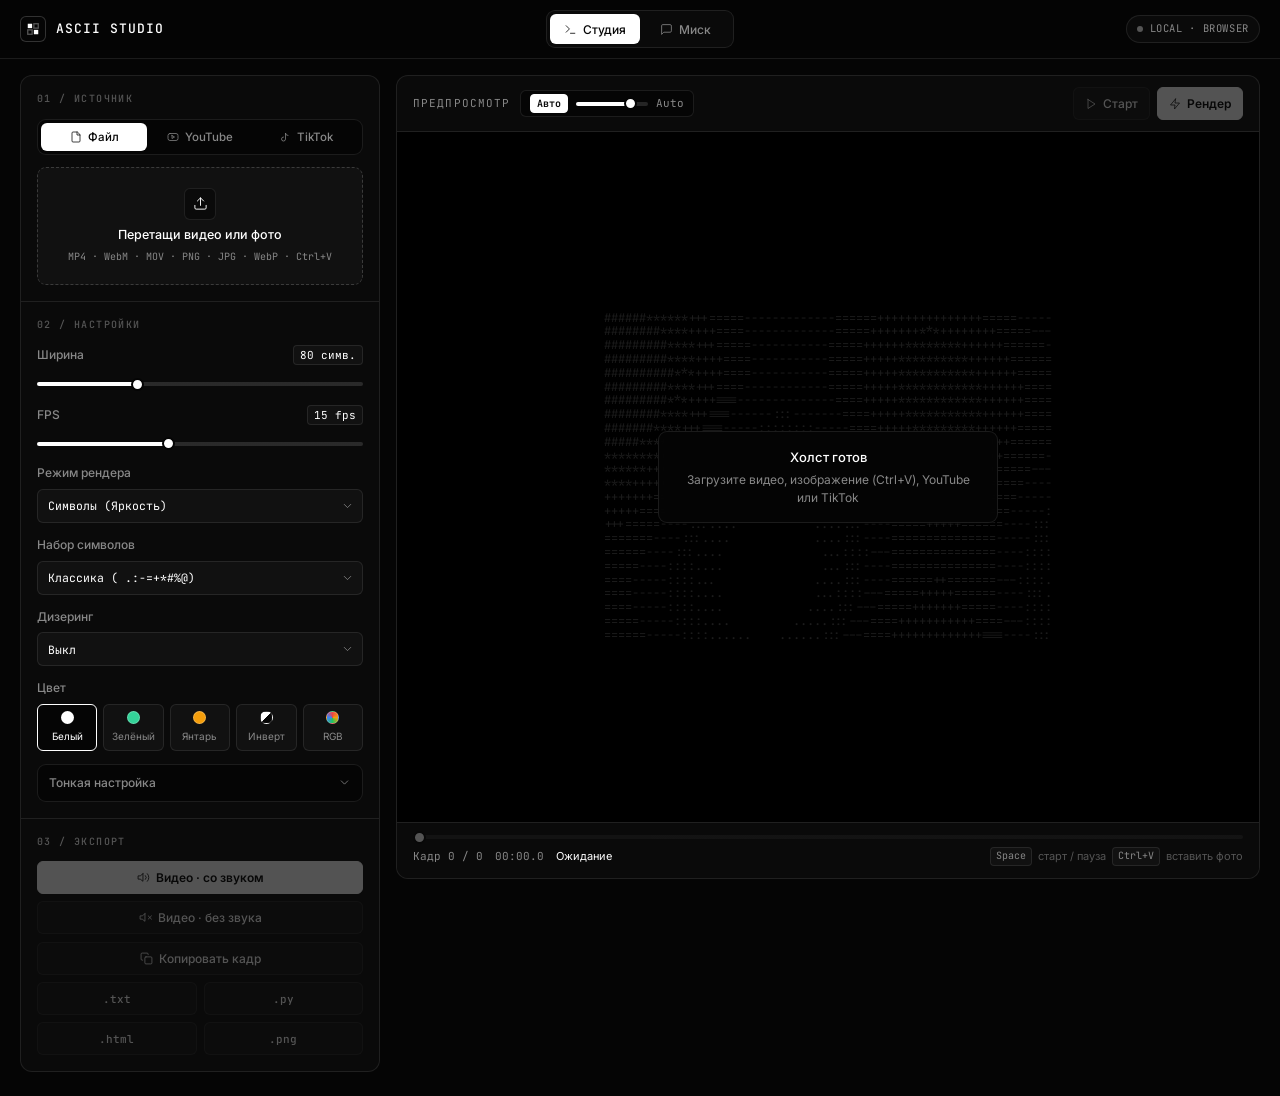
<file: index.html>
<!DOCTYPE html>
<html lang="ru">
<head>
  <meta charset="UTF-8">
  <meta name="viewport" content="width=device-width, initial-scale=1.0">
  <title>ASCII Studio — ASCII &amp; Braille конвертер</title>

  <!-- Inline Monochrome SVG Favicon -->
  <link rel="icon" type="image/svg+xml" href="data:image/svg+xml,%3Csvg xmlns='http://www.w3.org/2000/svg' viewBox='0 0 32 32'%3E%3Crect x='1' y='1' width='30' height='30' rx='6' fill='%23050505' stroke='%23ffffff' stroke-opacity='0.28' stroke-width='1.5'/%3E%3Crect x='7' y='7' width='8.5' height='8.5' fill='%23ffffff'/%3E%3Crect x='16.5' y='16.5' width='8.5' height='8.5' fill='%23ffffff'/%3E%3Crect x='16.5' y='7' width='8.5' height='8.5' fill='none' stroke='%23ffffff' stroke-opacity='0.28' stroke-width='1.5'/%3E%3Crect x='7' y='16.5' width='8.5' height='8.5' fill='none' stroke='%23ffffff' stroke-opacity='0.28' stroke-width='1.5'/%3E%3C/svg%3E">

  <!-- Google Fonts: Inter & JetBrains Mono -->
  <link rel="preconnect" href="https://fonts.googleapis.com">
  <link rel="preconnect" href="https://fonts.gstatic.com" crossorigin>
  <link href="https://fonts.googleapis.com/css2?family=Inter:wght@400;500;600&family=JetBrains+Mono:wght@400;500&display=swap" rel="stylesheet">

  <style>
    /* ==========================================================================
       DESIGN TOKENS — STRICT BLACK & WHITE SWISS MINIMALISM
       ========================================================================== */
    :root {
      --bg: #050505;
      --panel: #0A0A0A;
      --surface: #111111;
      --surface-hover: #171717;

      --border: rgba(255, 255, 255, 0.09);
      --border-hover: rgba(255, 255, 255, 0.18);
      --border-strong: rgba(255, 255, 255, 0.42);

      --text-primary: #FFFFFF;
      --text-secondary: #888888;
      --text-muted: #555555;

      --accent: #FFFFFF;
      --accent-fg: #050505;

      --font-sans: 'Inter', -apple-system, BlinkMacSystemFont, sans-serif;
      --font-mono: 'JetBrains Mono', ui-monospace, SFMono-Regular, Menlo, monospace;

      --ease: cubic-bezier(0.16, 1, 0.3, 1);
      --r-sm: 6px;
      --r-md: 9px;
      --r-lg: 12px;
    }

    /* ==========================================================================
       RESET & BASE
       ========================================================================== */
    *, *::before, *::after {
      margin: 0;
      padding: 0;
      box-sizing: border-box;
    }

    html, body {
      height: 100%;
    }

    body {
      background: var(--bg);
      color: var(--text-primary);
      font-family: var(--font-sans);
      font-size: 13px;
      line-height: 1.48;
      -webkit-font-smoothing: antialiased;
      -moz-osx-font-smoothing: grayscale;
      overflow-x: hidden;
      display: flex;
      flex-direction: column;
      min-height: 100vh;
    }

    .tabular {
      font-family: var(--font-mono);
      font-variant-numeric: tabular-nums;
    }

    :focus-visible {
      outline: 2px solid var(--accent);
      outline-offset: 2px;
    }

    ::-webkit-scrollbar {
      width: 6px;
      height: 6px;
    }
    ::-webkit-scrollbar-track {
      background: transparent;
    }
    ::-webkit-scrollbar-thumb {
      background: rgba(255, 255, 255, 0.14);
      border-radius: 3px;
    }
    ::-webkit-scrollbar-thumb:hover {
      background: rgba(255, 255, 255, 0.28);
    }

    /* ==========================================================================
       GPU-ONLY ANIMATIONS
       ========================================================================== */
    @keyframes fadeUp {
      from {
        opacity: 0;
        transform: translateY(6px);
      }
      to {
        opacity: 1;
        transform: translateY(0);
      }
    }

    @keyframes pulseDot {
      0%, 100% {
        opacity: 1;
        transform: scale(1);
      }
      50% {
        opacity: 0.3;
        transform: scale(0.75);
      }
    }

    @keyframes spin {
      to {
        transform: rotate(360deg);
      }
    }

    .anim-in {
      opacity: 0;
      animation: fadeUp 320ms var(--ease) forwards;
      will-change: transform, opacity;
    }
    .anim-d1 { animation-delay: 40ms; }
    .anim-d2 { animation-delay: 80ms; }

    .icon-spin {
      animation: spin 0.85s linear infinite;
    }

    /* ==========================================================================
       HEADER NAVIGATION
       ========================================================================== */
    .header {
      position: sticky;
      top: 0;
      z-index: 40;
      background: rgba(5, 5, 5, 0.92);
      backdrop-filter: blur(12px);
      -webkit-backdrop-filter: blur(12px);
      border-bottom: 1px solid var(--border);
    }

    .header-inner {
      max-width: 1560px;
      margin: 0 auto;
      padding: 10px 20px;
      display: grid;
      grid-template-columns: 1fr auto 1fr;
      align-items: center;
      gap: 16px;
    }

    .brand {
      display: inline-flex;
      align-items: center;
      gap: 10px;
      justify-self: start;
    }

    .brand-mark {
      width: 26px;
      height: 26px;
      border-radius: var(--r-sm);
      background: var(--bg);
      border: 1px solid var(--border-hover);
      display: grid;
      place-items: center;
      color: var(--accent);
      flex-shrink: 0;
    }

    .brand-name {
      font-family: var(--font-mono);
      font-size: 13px;
      font-weight: 500;
      letter-spacing: 0.08em;
      text-transform: uppercase;
      color: var(--text-primary);
    }

    .header-right {
      justify-self: end;
      display: inline-flex;
      align-items: center;
      gap: 10px;
    }

    .local-badge {
      display: inline-flex;
      align-items: center;
      gap: 7px;
      padding: 5px 10px;
      border-radius: 999px;
      background: var(--panel);
      border: 1px solid var(--border);
      font-family: var(--font-mono);
      font-size: 10.5px;
      letter-spacing: 0.06em;
      color: var(--text-secondary);
      white-space: nowrap;
    }

    .status-dot {
      width: 6px;
      height: 6px;
      border-radius: 50%;
      background: var(--text-muted);
      flex-shrink: 0;
      transition: background-color 200ms var(--ease);
    }

    .local-badge[data-state="ready"] .status-dot {
      background: var(--accent);
    }

    .local-badge[data-state="active"] .status-dot {
      background: var(--accent);
      animation: pulseDot 1s var(--ease) infinite;
    }

    .local-badge[data-state="error"] .status-dot {
      background: #E5534B;
    }

    /* ==========================================================================
       SEGMENTED CONTROLS (SLIDING WHITE INDICATOR)
       ========================================================================== */
    .segmented {
      position: relative;
      display: grid;
      padding: 3px;
      background: var(--panel);
      border: 1px solid var(--border);
      border-radius: var(--r-md);
    }

    .segmented-bg-dark {
      background: var(--bg);
    }

    .segmented-2 { grid-template-columns: repeat(2, 1fr); }
    .segmented-3 { grid-template-columns: repeat(3, 1fr); }

    .seg-indicator {
      position: absolute;
      top: 3px;
      left: 3px;
      height: calc(100% - 6px);
      background: var(--accent);
      border-radius: 6px;
      transform: translateX(0%);
      transition: transform 260ms var(--ease);
      will-change: transform;
      pointer-events: none;
    }

    .segmented-2 .seg-indicator { width: calc((100% - 6px) / 2); }
    .segmented-2[data-index="0"] .seg-indicator { transform: translateX(0%); }
    .segmented-2[data-index="1"] .seg-indicator { transform: translateX(100%); }

    .segmented-3 .seg-indicator { width: calc((100% - 6px) / 3); }
    .segmented-3[data-index="0"] .seg-indicator { transform: translateX(0%); }
    .segmented-3[data-index="1"] .seg-indicator { transform: translateX(100%); }
    .segmented-3[data-index="2"] .seg-indicator { transform: translateX(200%); }

    .seg-btn {
      position: relative;
      z-index: 1;
      display: inline-flex;
      align-items: center;
      justify-content: center;
      gap: 6px;
      height: 30px;
      padding: 0 14px;
      border: none;
      background: transparent;
      color: var(--text-secondary);
      font-family: var(--font-sans);
      font-size: 12px;
      font-weight: 500;
      cursor: pointer;
      border-radius: 6px;
      white-space: nowrap;
      transition: color 180ms var(--ease);
    }

    .seg-btn:hover {
      color: var(--text-primary);
    }

    .seg-btn.active {
      color: var(--accent-fg);
    }

    .seg-btn-sm {
      height: 28px;
      padding: 0 9px;
      font-size: 11.5px;
    }

    /* ==========================================================================
       WORKSPACES
       ========================================================================== */
    .main-container {
      flex: 1;
      width: 100%;
      max-width: 1560px;
      margin: 0 auto;
      padding: 16px 20px 24px;
    }

    .workspace {
      display: none;
      grid-template-columns: 360px minmax(0, 1fr);
      gap: 16px;
      align-items: start;
    }

    .workspace.active {
      display: grid;
      animation: fadeUp 240ms var(--ease);
    }

    .panel {
      background: var(--panel);
      border: 1px solid var(--border);
      border-radius: var(--r-lg);
      min-width: 0;
    }

    /* ==========================================================================
       SIDEBAR CONTROLS
       ========================================================================== */
    .sidebar {
      display: flex;
      flex-direction: column;
    }

    .section {
      padding: 16px;
      border-bottom: 1px solid var(--border);
    }

    .section:last-child {
      border-bottom: none;
    }

    .section-head {
      display: flex;
      align-items: center;
      justify-content: space-between;
      margin-bottom: 12px;
    }

    .section-title {
      font-family: var(--font-mono);
      font-size: 10px;
      font-weight: 500;
      letter-spacing: 0.14em;
      text-transform: uppercase;
      color: var(--text-muted);
    }

    .pill-tag {
      display: none;
      padding: 2px 7px;
      border-radius: 4px;
      background: var(--surface);
      border: 1px solid var(--border);
      font-family: var(--font-mono);
      font-size: 10px;
      color: var(--text-secondary);
    }

    .pill-tag.visible {
      display: inline-block;
    }

    .tab-pane {
      display: none;
      margin-top: 12px;
    }

    .tab-pane.active {
      display: block;
      animation: fadeUp 200ms var(--ease);
    }

    /* Dropzone */
    .dropzone {
      display: flex;
      flex-direction: column;
      align-items: center;
      justify-content: center;
      gap: 6px;
      padding: 20px 12px;
      border: 1px dashed rgba(255, 255, 255, 0.18);
      border-radius: var(--r-md);
      background: var(--surface);
      cursor: pointer;
      text-align: center;
      transition: border-color 180ms var(--ease),
                  background-color 180ms var(--ease),
                  transform 180ms var(--ease);
    }

    .dropzone:hover,
    .dropzone.dragover {
      border-color: var(--accent);
      background: var(--surface-hover);
    }

    .dropzone.dragover {
      transform: scale(0.985);
    }

    .dropzone-icon {
      width: 32px;
      height: 32px;
      border-radius: var(--r-sm);
      border: 1px solid var(--border);
      background: var(--panel);
      display: grid;
      place-items: center;
      color: var(--text-primary);
      transition: transform 200ms var(--ease);
    }

    .dropzone:hover .dropzone-icon {
      transform: translateY(-2px);
    }

    .dropzone-title {
      font-size: 12.5px;
      font-weight: 500;
      color: var(--text-primary);
    }

    .dropzone-hint {
      font-family: var(--font-mono);
      font-size: 10px;
      color: var(--text-secondary);
      line-height: 1.4;
    }

    .file-meta {
      margin-top: 10px;
      padding: 7px 10px;
      border-radius: var(--r-sm);
      background: var(--bg);
      border: 1px solid var(--border);
      display: none;
      align-items: center;
      justify-content: space-between;
      gap: 8px;
      font-family: var(--font-mono);
      font-size: 11px;
    }

    .file-meta.visible {
      display: flex;
      animation: fadeUp 180ms var(--ease);
    }

    .file-meta-name {
      color: var(--text-primary);
      overflow: hidden;
      text-overflow: ellipsis;
      white-space: nowrap;
    }

    .file-meta-info {
      color: var(--text-secondary);
      flex-shrink: 0;
    }

    /* Inputs & Selects */
    .stack {
      display: flex;
      flex-direction: column;
      gap: 9px;
    }

    .row-2 {
      display: grid;
      grid-template-columns: 1fr 1fr;
      gap: 8px;
    }

    .input,
    .select {
      width: 100%;
      height: 34px;
      padding: 0 10px;
      background: var(--surface);
      border: 1px solid var(--border);
      border-radius: var(--r-sm);
      color: var(--text-primary);
      font-family: var(--font-mono);
      font-size: 11.5px;
      transition: border-color 180ms var(--ease), background-color 180ms var(--ease);
    }

    .input::placeholder {
      color: var(--text-muted);
    }

    .input:hover,
    .select:hover {
      border-color: var(--border-hover);
    }

    .input:focus,
    .select:focus {
      outline: none;
      border-color: var(--accent);
      background: var(--bg);
    }

    .select-wrap {
      position: relative;
    }

    .select {
      appearance: none;
      -webkit-appearance: none;
      padding-right: 28px;
      cursor: pointer;
    }

    .select-chevron {
      position: absolute;
      right: 9px;
      top: 50%;
      transform: translateY(-50%);
      pointer-events: none;
      color: var(--text-secondary);
    }

    .feedback {
      display: none;
      padding: 8px 10px;
      border-radius: var(--r-sm);
      background: var(--bg);
      border: 1px solid var(--border);
      font-family: var(--font-mono);
      font-size: 11px;
      line-height: 1.45;
      color: var(--text-secondary);
    }

    .feedback.visible {
      display: block;
      animation: fadeUp 180ms var(--ease);
    }

    .feedback.is-error {
      border-color: rgba(229, 83, 75, 0.45);
      color: #F0F0F0;
    }

    .feedback-btn {
      display: inline-flex;
      align-items: center;
      padding: 5px 9px;
      border: none;
      border-radius: 4px;
      background: var(--accent);
      color: var(--accent-fg);
      font-family: var(--font-sans);
      font-size: 11px;
      font-weight: 600;
      cursor: pointer;
      text-decoration: none;
      transition: opacity 150ms var(--ease);
    }

    .feedback-btn:hover {
      opacity: 0.86;
    }

    .feedback-actions {
      display: flex;
      flex-wrap: wrap;
      gap: 6px;
      margin-top: 8px;
    }

    .feedback-btn-ghost {
      background: var(--surface);
      color: var(--text-primary);
      border: 1px solid var(--border-hover);
      font-weight: 500;
    }

    .proxy-details {
      margin-top: 2px !important;
    }

    .proxy-summary-left {
      display: inline-flex;
      align-items: center;
      gap: 7px;
      min-width: 0;
    }

    .proxy-badge {
      display: none;
      padding: 1px 6px;
      border-radius: 4px;
      background: var(--accent);
      color: var(--accent-fg);
      font-family: var(--font-mono);
      font-size: 9.5px;
      font-weight: 600;
      letter-spacing: 0.03em;
    }

    .proxy-badge.visible {
      display: inline-block;
    }

    .proxy-hint {
      font-family: var(--font-mono);
      font-size: 10px;
      color: var(--text-muted);
      line-height: 1.45;
    }

    /* Parameters */
    .param {
      margin-bottom: 13px;
    }

    .param:last-child {
      margin-bottom: 0;
    }

    .param.is-dimmed {
      opacity: 0.38;
      pointer-events: none;
    }

    .param-head {
      display: flex;
      align-items: center;
      justify-content: space-between;
      margin-bottom: 7px;
      font-size: 12px;
    }

    .param-label {
      color: var(--text-secondary);
      font-weight: 500;
    }

    .param-val {
      font-size: 11px;
      color: var(--text-primary);
      background: var(--surface);
      border: 1px solid var(--border);
      padding: 1px 6px;
      border-radius: 4px;
    }

    /* Monochrome Range Slider */
    input[type="range"].range {
      -webkit-appearance: none;
      appearance: none;
      width: 100%;
      height: 4px;
      border-radius: 999px;
      background: linear-gradient(
        to right,
        var(--accent) 0%,
        var(--accent) var(--pct, 0%),
        rgba(255, 255, 255, 0.13) var(--pct, 0%),
        rgba(255, 255, 255, 0.13) 100%
      );
      outline: none;
      cursor: pointer;
    }

    input[type="range"].range:disabled {
      opacity: 0.3;
      cursor: not-allowed;
    }

    input[type="range"].range::-webkit-slider-thumb {
      -webkit-appearance: none;
      appearance: none;
      width: 13px;
      height: 13px;
      border-radius: 50%;
      background: var(--accent);
      border: 2px solid var(--bg);
      cursor: pointer;
      transition: transform 150ms var(--ease);
    }

    input[type="range"].range:not(:disabled):hover::-webkit-slider-thumb,
    input[type="range"].range:not(:disabled):active::-webkit-slider-thumb {
      transform: scale(1.22);
    }

    input[type="range"].range::-moz-range-thumb {
      width: 13px;
      height: 13px;
      border-radius: 50%;
      background: var(--accent);
      border: 2px solid var(--bg);
      cursor: pointer;
      transition: transform 150ms var(--ease);
    }

    /* Color Swatches */
    .color-grid {
      display: grid;
      grid-template-columns: repeat(5, 1fr);
      gap: 6px;
    }

    .color-chip {
      position: relative;
      display: flex;
      flex-direction: column;
      align-items: center;
      gap: 5px;
      padding: 6px 3px;
      background: var(--surface);
      border: 1px solid var(--border);
      border-radius: var(--r-sm);
      cursor: pointer;
      font-size: 10px;
      color: var(--text-secondary);
      user-select: none;
      transition: border-color 180ms var(--ease), color 180ms var(--ease), transform 120ms var(--ease);
    }

    .color-chip:hover {
      border-color: var(--border-hover);
      color: var(--text-primary);
    }

    .color-chip:active {
      transform: scale(0.96);
    }

    .color-chip input {
      position: absolute;
      opacity: 0;
      pointer-events: none;
    }

    .color-chip:has(input:checked) {
      border-color: var(--accent);
      background: var(--bg);
      color: var(--text-primary);
    }

    .dot-swatch {
      width: 13px;
      height: 13px;
      border-radius: 50%;
      border: 1px solid rgba(255, 255, 255, 0.24);
    }

    /* Collapsible Fine-Tuning (<details>) */
    details.fine-tune {
      margin-top: 12px;
      border: 1px solid var(--border);
      border-radius: var(--r-md);
      background: var(--bg);
      overflow: hidden;
    }

    details.fine-tune summary {
      list-style: none;
      display: flex;
      align-items: center;
      justify-content: space-between;
      padding: 9px 11px;
      font-size: 12px;
      font-weight: 500;
      color: var(--text-secondary);
      cursor: pointer;
      user-select: none;
      transition: color 180ms var(--ease), background-color 180ms var(--ease);
    }

    details.fine-tune summary::-webkit-details-marker {
      display: none;
    }

    details.fine-tune summary:hover {
      color: var(--text-primary);
      background: var(--surface);
    }

    details.fine-tune summary svg {
      transition: transform 200ms var(--ease);
    }

    details.fine-tune[open] summary svg {
      transform: rotate(180deg);
    }

    .fine-tune-body {
      padding: 12px 11px;
      border-top: 1px solid var(--border);
      display: flex;
      flex-direction: column;
      gap: 11px;
    }

    /* Toggle Switch */
    .toggle-row {
      display: flex;
      align-items: center;
      justify-content: space-between;
      gap: 10px;
      padding: 7px 10px;
      background: var(--surface);
      border: 1px solid var(--border);
      border-radius: var(--r-sm);
      cursor: pointer;
      user-select: none;
      transition: border-color 180ms var(--ease);
    }

    .toggle-row:hover {
      border-color: var(--border-hover);
    }

    .toggle-text {
      font-size: 11.5px;
      color: var(--text-primary);
    }

    .switch {
      position: relative;
      width: 32px;
      height: 17px;
      flex-shrink: 0;
    }

    .switch input {
      position: absolute;
      opacity: 0;
      width: 0;
      height: 0;
    }

    .switch-track {
      position: absolute;
      inset: 0;
      border-radius: 999px;
      background: var(--bg);
      border: 1px solid var(--border-hover);
      transition: background-color 200ms var(--ease), border-color 200ms var(--ease);
    }

    .switch-thumb {
      position: absolute;
      top: 2px;
      left: 2px;
      width: 11px;
      height: 11px;
      border-radius: 50%;
      background: var(--text-secondary);
      transform: translateX(0);
      transition: transform 200ms var(--ease), background-color 200ms var(--ease);
      will-change: transform;
    }

    .switch input:checked + .switch-track {
      background: var(--accent);
      border-color: var(--accent);
    }

    .switch input:checked + .switch-track .switch-thumb {
      transform: translateX(15px);
      background: var(--accent-fg);
    }

    /* ==========================================================================
       BUTTONS
       ========================================================================== */
    .btn {
      display: inline-flex;
      align-items: center;
      justify-content: center;
      gap: 6px;
      height: 33px;
      padding: 0 11px;
      background: var(--surface);
      color: var(--text-primary);
      border: 1px solid var(--border);
      border-radius: var(--r-sm);
      font-family: var(--font-sans);
      font-size: 12px;
      font-weight: 500;
      cursor: pointer;
      white-space: nowrap;
      transition: background-color 160ms var(--ease),
                  border-color 160ms var(--ease),
                  color 160ms var(--ease),
                  transform 120ms var(--ease),
                  opacity 160ms var(--ease);
    }

    .btn:hover:not(:disabled) {
      border-color: var(--border-hover);
      background: var(--surface-hover);
    }

    .btn:active:not(:disabled) {
      transform: scale(0.98);
    }

    .btn:disabled {
      opacity: 0.30;
      cursor: not-allowed;
    }

    .btn-primary {
      background: var(--accent);
      color: var(--accent-fg);
      border-color: var(--accent);
      font-weight: 600;
    }

    .btn-primary:hover:not(:disabled) {
      background: #E8E8E8;
      border-color: #E8E8E8;
      color: var(--accent-fg);
    }

    .btn-cancel {
      background: transparent;
      color: var(--text-primary);
      border-color: var(--accent);
    }

    .btn-full {
      width: 100%;
    }

    .btn-mono {
      font-family: var(--font-mono);
      font-size: 11px;
    }

    .export-grid {
      display: grid;
      grid-template-columns: repeat(2, 1fr);
      gap: 7px;
    }

    .export-grid .btn-wide {
      grid-column: span 2;
    }

    .export-video-row {
      display: grid;
      grid-template-columns: 1fr;
      gap: 7px;
      margin-bottom: 8px;
    }

    .video-export-box {
      display: none;
      flex-direction: column;
      gap: 7px;
      margin-bottom: 8px;
      padding: 9px 10px;
      border-radius: var(--r-sm);
      background: var(--bg);
      border: 1px solid var(--border-hover);
    }

    .video-export-box.visible {
      display: flex;
      animation: fadeUp 180ms var(--ease);
    }

    .video-export-head {
      display: flex;
      align-items: center;
      justify-content: space-between;
      gap: 8px;
      font-size: 11px;
      color: var(--text-primary);
    }

    .video-export-bar {
      width: 100%;
      height: 3px;
      border-radius: 999px;
      background: rgba(255, 255, 255, 0.10);
      overflow: hidden;
    }

    .video-export-fill {
      width: 100%;
      height: 100%;
      background: var(--accent);
      transform-origin: left center;
      transform: scaleX(0);
      will-change: transform;
    }

    /* ==========================================================================
       STUDIO PREVIEW PANEL
       ========================================================================== */
    .viewport-panel {
      display: flex;
      flex-direction: column;
      min-height: calc(100vh - 96px);
    }

    .viewport-header {
      padding: 11px 16px;
      border-bottom: 1px solid var(--border);
      display: flex;
      align-items: center;
      justify-content: space-between;
      gap: 12px;
      flex-wrap: wrap;
    }

    .viewport-left {
      display: flex;
      align-items: center;
      gap: 10px;
      flex-wrap: wrap;
    }

    .viewport-title {
      font-family: var(--font-mono);
      font-size: 11px;
      letter-spacing: 0.1em;
      text-transform: uppercase;
      color: var(--text-secondary);
    }

    .dim-badge {
      display: none;
      padding: 2px 8px;
      border-radius: 4px;
      background: var(--surface);
      border: 1px solid var(--border);
      font-size: 11px;
      color: var(--text-primary);
    }

    .dim-badge.visible {
      display: inline-block;
    }

    .scale-ctrl {
      display: inline-flex;
      align-items: center;
      gap: 8px;
      padding: 3px 9px;
      border-radius: var(--r-sm);
      background: var(--bg);
      border: 1px solid var(--border);
      font-size: 11px;
      color: var(--text-secondary);
    }

    .scale-ctrl input[type="range"] {
      width: 72px;
    }

    .scale-auto-btn {
      padding: 2px 6px;
      border-radius: 4px;
      border: 1px solid var(--border);
      background: var(--surface);
      color: var(--text-secondary);
      font-family: var(--font-mono);
      font-size: 10px;
      cursor: pointer;
      transition: all 160ms var(--ease);
    }

    .scale-auto-btn.active {
      background: var(--accent);
      border-color: var(--accent);
      color: var(--accent-fg);
      font-weight: 600;
    }

    .toolbar {
      display: flex;
      align-items: center;
      gap: 7px;
      flex-wrap: wrap;
    }

    .stage {
      position: relative;
      flex: 1;
      min-height: 460px;
      background: #000000;
      overflow: auto;
      display: flex;
      align-items: center;
      justify-content: center;
      padding: 18px;
      transition: background-color 200ms var(--ease);
    }

    .stage.is-invert {
      background: #FFFFFF;
    }

    .progress-track {
      position: absolute;
      top: 0;
      left: 0;
      right: 0;
      height: 2px;
      background: rgba(255, 255, 255, 0.08);
      z-index: 12;
      opacity: 0;
      transition: opacity 200ms var(--ease);
      pointer-events: none;
    }

    .progress-track.active {
      opacity: 1;
    }

    .progress-fill {
      width: 100%;
      height: 100%;
      background: var(--accent);
      transform-origin: left center;
      transform: scaleX(0);
      will-change: transform;
    }

    .ascii-output {
      position: relative;
      z-index: 2;
      margin: 0;
      font-family: var(--font-mono);
      font-size: 10px;
      line-height: 1.05;
      letter-spacing: 0;
      white-space: pre;
      color: #FFFFFF;
      user-select: text;
      transition: color 180ms var(--ease);
    }

    .ascii-output[data-color="white"]  { color: #FFFFFF; }
    .ascii-output[data-color="green"]  { color: #34D399; }
    .ascii-output[data-color="amber"]  { color: #F59E0B; }
    .ascii-output[data-color="invert"] { color: #050505; }

    /* Empty Ambient Wave State */
    .empty-state {
      position: absolute;
      inset: 0;
      display: flex;
      align-items: center;
      justify-content: center;
      overflow: hidden;
      background: #000000;
      z-index: 5;
      pointer-events: none;
      transition: opacity 240ms var(--ease);
    }

    .empty-state.hidden {
      opacity: 0;
      pointer-events: none;
    }

    .ambient-wave {
      position: absolute;
      inset: 0;
      margin: 0;
      display: flex;
      align-items: center;
      justify-content: center;
      font-family: var(--font-mono);
      font-size: 12px;
      line-height: 1.15;
      color: rgba(255, 255, 255, 0.11);
      white-space: pre;
      user-select: none;
      pointer-events: none;
      overflow: hidden;
    }

    .empty-card {
      position: relative;
      z-index: 2;
      padding: 16px 22px;
      border-radius: var(--r-md);
      background: rgba(5, 5, 5, 0.88);
      border: 1px solid var(--border);
      backdrop-filter: blur(8px);
      -webkit-backdrop-filter: blur(8px);
      text-align: center;
      max-width: 340px;
      pointer-events: none;
    }

    .empty-title {
      font-size: 13px;
      font-weight: 500;
      color: var(--text-primary);
      margin-bottom: 4px;
    }

    .empty-sub {
      font-size: 12px;
      color: var(--text-secondary);
    }

    /* Timeline */
    .timeline {
      padding: 12px 16px;
      border-top: 1px solid var(--border);
      background: var(--panel);
      border-radius: 0 0 var(--r-lg) var(--r-lg);
      display: flex;
      flex-direction: column;
      gap: 8px;
    }

    .timeline-row {
      display: flex;
      align-items: center;
      justify-content: space-between;
      gap: 12px;
      font-size: 11px;
      color: var(--text-secondary);
      flex-wrap: wrap;
    }

    .timeline-left {
      display: flex;
      align-items: center;
      gap: 12px;
    }

    .kbd-hints {
      display: inline-flex;
      align-items: center;
      gap: 6px;
      color: var(--text-muted);
    }

    kbd {
      font-family: var(--font-mono);
      font-size: 10px;
      padding: 1px 5px;
      border-radius: 4px;
      background: var(--surface);
      border: 1px solid var(--border);
      color: var(--text-secondary);
    }

    /* ==========================================================================
       MISC WORKSPACE — PHOTOS ONLY (STEAM / TELEGRAM / DISCORD)
       ========================================================================== */
    .misc-stage {
      flex: 1;
      min-height: 500px;
      background: #060606;
      padding: 20px;
      display: flex;
      flex-direction: column;
      align-items: center;
      gap: 16px;
      overflow: auto;
      position: relative;
    }

    .misc-diag {
      width: 100%;
      max-width: 660px;
      padding: 13px 15px;
      border-radius: var(--r-md);
      background: var(--panel);
      border: 1px solid var(--border);
      display: flex;
      flex-direction: column;
      gap: 10px;
    }

    .misc-diag-top {
      display: flex;
      align-items: center;
      justify-content: space-between;
      gap: 10px;
      flex-wrap: wrap;
    }

    .misc-chips {
      display: flex;
      align-items: center;
      gap: 8px;
      flex-wrap: wrap;
    }

    .chip {
      display: inline-flex;
      align-items: center;
      gap: 5px;
      padding: 3px 8px;
      border-radius: 4px;
      background: var(--surface);
      border: 1px solid var(--border);
      font-size: 11px;
      color: var(--text-primary);
    }

    .chip.is-warn {
      border-color: rgba(245, 158, 11, 0.5);
      color: #FBBF24;
    }

    .chip.is-danger {
      border-color: rgba(229, 83, 75, 0.65);
      color: #FF7B72;
    }

    .limit-bar-track {
      width: 100%;
      height: 3px;
      border-radius: 999px;
      background: rgba(255, 255, 255, 0.08);
      overflow: hidden;
    }

    .limit-bar-fill {
      width: 100%;
      height: 100%;
      background: var(--accent);
      transform-origin: left center;
      transform: scaleX(0);
      transition: transform 200ms var(--ease), background-color 200ms var(--ease);
    }

    .limit-bar-fill.is-warn { background: #F59E0B; }
    .limit-bar-fill.is-danger { background: #E5534B; }

    .misc-platform-opts {
      display: flex;
      align-items: center;
      justify-content: space-between;
      gap: 10px;
      flex-wrap: wrap;
      padding-top: 8px;
      border-top: 1px solid var(--border);
    }

    .misc-warnings {
      display: none;
      flex-direction: column;
      gap: 4px;
      padding-top: 6px;
      border-top: 1px solid var(--border);
    }

    .misc-warnings.visible {
      display: flex;
    }

    .warn-line {
      font-size: 11px;
      color: #FBBF24;
      line-height: 1.4;
    }

    .warn-line.is-danger {
      color: #FF7B72;
    }

    .platform-pane {
      display: none;
      width: 100%;
      max-width: 660px;
    }

    .platform-pane.active {
      display: block;
      animation: fadeUp 200ms var(--ease);
    }

    /* --- 1. STEAM MOCKUP --- */
    .steam-shell {
      background: #1b2838;
      border: 1px solid rgba(255, 255, 255, 0.08);
      border-radius: 4px;
      padding: 16px;
      box-shadow: 0 10px 28px rgba(0, 0, 0, 0.45);
    }

    .steam-bar {
      display: flex;
      align-items: center;
      justify-content: space-between;
      padding-bottom: 9px;
      margin-bottom: 10px;
      border-bottom: 1px solid rgba(255, 255, 255, 0.07);
      font-family: Arial, Helvetica, sans-serif;
      font-size: 12px;
      color: #8f98a0;
    }

    .steam-comment {
      display: flex;
      align-items: flex-start;
      gap: 11px;
      padding: 10px 12px;
      background: #16202d;
      border-top: 1px solid rgba(255, 255, 255, 0.06);
      border-radius: 2px;
    }

    .steam-avatar {
      width: 34px;
      height: 34px;
      flex-shrink: 0;
      border: 2px solid #57cbde;
      background: #101822;
      display: grid;
      place-items: center;
      color: #66c0f4;
      font-family: var(--font-mono);
      font-size: 11px;
      font-weight: 600;
    }

    .steam-body {
      flex: 1;
      min-width: 0;
    }

    .steam-author-row {
      display: flex;
      align-items: baseline;
      gap: 8px;
      margin-bottom: 4px;
      font-family: Arial, Helvetica, sans-serif;
    }

    .steam-nick {
      color: #66c0f4;
      font-size: 13px;
      font-weight: 600;
      outline: none;
      padding: 0 2px;
      border-radius: 2px;
    }

    .steam-nick:focus {
      background: rgba(102, 192, 244, 0.14);
    }

    .steam-date {
      color: #56707f;
      font-size: 11px;
    }

    .steam-text {
      max-width: 580px;
      max-height: 396px; /* ~22 lines * 18px */
      overflow-y: auto;
      overflow-x: hidden;
      font-family: Arial, Helvetica, sans-serif;
      font-size: 13px;
      line-height: 18px;
      color: #acb2b8;
      white-space: pre-line; /* Collapses regular ASCII spaces like real Steam */
      word-wrap: break-word;
      overflow-wrap: break-word;
      user-select: text;
    }

    /* --- 2. TELEGRAM MOCKUP --- */
    .tg-shell {
      background: #0e1621;
      border: 1px solid rgba(255, 255, 255, 0.08);
      border-radius: 10px;
      padding: 18px;
      box-shadow: 0 10px 28px rgba(0, 0, 0, 0.45);
      display: flex;
      flex-direction: column;
      align-items: flex-end;
    }

    .tg-header {
      width: 100%;
      display: flex;
      align-items: center;
      justify-content: space-between;
      padding-bottom: 10px;
      margin-bottom: 14px;
      border-bottom: 1px solid rgba(255, 255, 255, 0.06);
      font-size: 12px;
      color: #708499;
    }

    .tg-bubble {
      background: #182533;
      border-radius: 12px 12px 3px 12px;
      padding: 10px 12px 8px;
      color: #f5f5f5;
      max-width: 100%;
      overflow-x: hidden;
      transition: width 220ms var(--ease);
    }

    .tg-bubble[data-device="mobile"] {
      width: 295px;
    }

    .tg-bubble[data-device="desktop"] {
      width: 490px;
    }

    .tg-text {
      margin: 0;
      font-size: 12.5px;
      line-height: 1.25;
      white-space: pre-wrap;
      word-break: break-all;
      user-select: text;
    }

    .tg-text.is-mono {
      font-family: var(--font-mono);
      font-size: 11px;
      line-height: 1.15;
      background: rgba(0, 0, 0, 0.24);
      padding: 8px 9px;
      border-radius: 6px;
      color: #e2edf8;
    }

    .tg-text.is-braille {
      font-family: -apple-system, BlinkMacSystemFont, 'Segoe UI', Roboto, sans-serif;
      font-size: 13px;
      line-height: 1.18;
    }

    .tg-meta {
      display: flex;
      align-items: center;
      justify-content: flex-end;
      gap: 4px;
      margin-top: 6px;
      font-size: 10.5px;
      color: #6c7f93;
    }

    .tg-checks {
      color: #5eb5f7;
    }

    /* --- 3. DISCORD MOCKUP --- */
    .dc-shell {
      background: #313338;
      border: 1px solid rgba(255, 255, 255, 0.08);
      border-radius: 8px;
      padding: 18px;
      box-shadow: 0 10px 28px rgba(0, 0, 0, 0.45);
      font-family: 'gg sans', 'Inter', 'Helvetica Neue', sans-serif;
    }

    .dc-msg {
      display: flex;
      align-items: flex-start;
      gap: 14px;
    }

    .dc-avatar {
      width: 40px;
      height: 40px;
      border-radius: 50%;
      background: #1e1f22;
      border: 1px solid rgba(255, 255, 255, 0.12);
      flex-shrink: 0;
      display: grid;
      place-items: center;
      color: #dbdee1;
      font-family: var(--font-mono);
      font-size: 13px;
      font-weight: 600;
    }

    .dc-body {
      flex: 1;
      min-width: 0;
    }

    .dc-author-row {
      display: flex;
      align-items: baseline;
      gap: 8px;
      margin-bottom: 5px;
    }

    .dc-nick {
      color: #f2f3f5;
      font-size: 15px;
      font-weight: 500;
      outline: none;
    }

    .dc-time {
      color: #949ba4;
      font-size: 11.5px;
    }

    .dc-codeblock {
      margin: 0;
      padding: 10px 12px;
      border-radius: 5px;
      background: #2b2d31;
      border: 1px solid #1e1f22;
      font-family: var(--font-mono);
      font-size: 11.5px;
      line-height: 1.15;
      color: #dbdee1;
      white-space: pre;
      overflow-x: auto;
      user-select: text;
    }

    .dc-plain {
      margin: 0;
      font-size: 14px;
      line-height: 1.2;
      color: #dbdee1;
      white-space: pre-wrap;
      word-break: break-word;
      user-select: text;
    }

    .misc-empty {
      width: 100%;
      max-width: 660px;
      padding: 46px 20px;
      border-radius: var(--r-md);
      border: 1px dashed var(--border-hover);
      background: var(--panel);
      text-align: center;
      color: var(--text-secondary);
    }

    .misc-empty.hidden {
      display: none;
    }

    /* ==========================================================================
       RESPONSIVE
       ========================================================================== */
    @media (max-width: 980px) {
      .header-inner {
        grid-template-columns: 1fr auto;
        padding: 10px 14px;
      }

      .header-right {
        display: none;
      }

      .main-container {
        padding: 12px 14px 20px;
      }

      .workspace.active {
        grid-template-columns: 1fr;
      }

      .viewport-panel {
        min-height: 520px;
      }

      .stage {
        min-height: 360px;
      }

      .kbd-hints {
        display: none;
      }

      .tg-bubble[data-device="desktop"] {
        width: 100%;
      }
    }

    @media (prefers-reduced-motion: reduce) {
      *, *::before, *::after {
        animation-duration: 0.01ms !important;
        animation-iteration-count: 1 !important;
        transition-duration: 0.01ms !important;
      }
      .anim-in {
        opacity: 1;
        transform: none;
      }
    }
  </style>
</head>
<body>

  <!-- ========================================================================
       HEADER NAVIGATION
       ======================================================================== -->
  <header class="header anim-in">
    <div class="header-inner">
      <div class="brand">
        <div class="brand-mark" aria-hidden="true">
          <svg width="14" height="14" viewBox="0 0 16 16" fill="none">
            <rect x="2" y="2" width="5" height="5" fill="currentColor"/>
            <rect x="9" y="9" width="5" height="5" fill="currentColor"/>
            <rect x="9" y="2" width="5" height="5" stroke="currentColor" stroke-opacity="0.32" stroke-width="1.5"/>
            <rect x="2" y="9" width="5" height="5" stroke="currentColor" stroke-opacity="0.32" stroke-width="1.5"/>
          </svg>
        </div>
        <span class="brand-name">ASCII Studio</span>
      </div>

      <!-- Main Workspace Switcher: Студия | Миск -->
      <nav class="segmented segmented-2" id="mainNav" data-index="0" role="tablist" aria-label="Рабочее пространство">
        <div class="seg-indicator" aria-hidden="true"></div>
        <button type="button" class="seg-btn active" data-ws="studio" data-index="0" role="tab" aria-selected="true">
          <svg width="13" height="13" viewBox="0 0 24 24" fill="none" stroke="currentColor" stroke-width="1.5" stroke-linecap="round" stroke-linejoin="round" aria-hidden="true">
            <polyline points="4 17 10 11 4 5"/>
            <line x1="12" y1="19" x2="20" y2="19"/>
          </svg>
          <span>Студия</span>
        </button>
        <button type="button" class="seg-btn" data-ws="misc" data-index="1" role="tab" aria-selected="false">
          <svg width="13" height="13" viewBox="0 0 24 24" fill="none" stroke="currentColor" stroke-width="1.5" stroke-linecap="round" stroke-linejoin="round" aria-hidden="true">
            <path d="M21 15a2 2 0 0 1-2 2H7l-4 4V5a2 2 0 0 1 2-2h14a2 2 0 0 1 2 2z"/>
          </svg>
          <span>Миск</span>
        </button>
      </nav>

      <div class="header-right">
        <div class="local-badge" id="globalStatusBadge" data-state="idle" role="status" aria-live="polite">
          <span class="status-dot" aria-hidden="true"></span>
          <span id="globalStatusText">LOCAL · BROWSER</span>
        </div>
      </div>
    </div>
  </header>

  <main class="main-container">

    <!-- ======================================================================
         WORKSPACE 1: СТУДИЯ (VIDEO + PHOTO + YOUTUBE + TIKTOK)
         ====================================================================== -->
    <div class="workspace active" id="ws-studio">

      <!-- STUDIO SIDEBAR -->
      <aside class="panel sidebar anim-in anim-d1">

        <!-- 01 / SOURCE -->
        <section class="section">
          <div class="section-head">
            <span class="section-title">01 / Источник</span>
            <span class="pill-tag" id="studioMediaPill"></span>
          </div>

          <div class="segmented segmented-3 segmented-bg-dark" id="sourceTabs" data-index="0" role="tablist">
            <div class="seg-indicator" aria-hidden="true"></div>
            <button type="button" class="seg-btn seg-btn-sm active" data-tab="file" data-index="0" role="tab" aria-selected="true">
              <svg width="12" height="12" viewBox="0 0 24 24" fill="none" stroke="currentColor" stroke-width="1.5" stroke-linecap="round" stroke-linejoin="round" aria-hidden="true">
                <path d="M14 2H6a2 2 0 0 0-2 2v16a2 2 0 0 0 2 2h12a2 2 0 0 0 2-2V8z"/>
                <polyline points="14 2 14 8 20 8"/>
              </svg>
              <span>Файл</span>
            </button>
            <button type="button" class="seg-btn seg-btn-sm" data-tab="youtube" data-index="1" role="tab" aria-selected="false">
              <svg width="12" height="12" viewBox="0 0 24 24" fill="none" stroke="currentColor" stroke-width="1.5" stroke-linecap="round" stroke-linejoin="round" aria-hidden="true">
                <rect x="2" y="5" width="20" height="14" rx="4"/>
                <polygon points="10 9 15 12 10 15 10 9"/>
              </svg>
              <span>YouTube</span>
            </button>
            <button type="button" class="seg-btn seg-btn-sm" data-tab="tiktok" data-index="2" role="tab" aria-selected="false">
              <svg width="12" height="12" viewBox="0 0 24 24" fill="none" stroke="currentColor" stroke-width="1.5" stroke-linecap="round" stroke-linejoin="round" aria-hidden="true">
                <path d="M9 12a4 4 0 1 0 4 4V4a5 5 0 0 0 5 5"/>
              </svg>
              <span>TikTok</span>
            </button>
          </div>

          <!-- SOURCE: FILE -->
          <div class="tab-pane active" id="src-file">
            <label class="dropzone" id="studioDropzone" tabindex="0">
              <input type="file" id="studioFileInput" accept="video/*,image/*" hidden>
              <div class="dropzone-icon" aria-hidden="true">
                <svg width="15" height="15" viewBox="0 0 24 24" fill="none" stroke="currentColor" stroke-width="1.5" stroke-linecap="round" stroke-linejoin="round">
                  <path d="M21 15v4a2 2 0 0 1-2 2H5a2 2 0 0 1-2-2v-4"/>
                  <polyline points="17 8 12 3 7 8"/>
                  <line x1="12" y1="3" x2="12" y2="15"/>
                </svg>
              </div>
              <span class="dropzone-title">Перетащи видео или фото</span>
              <span class="dropzone-hint">MP4 · WebM · MOV · PNG · JPG · WebP · Ctrl+V</span>
            </label>
            <div class="file-meta" id="studioFileMeta">
              <span class="file-meta-name" id="studioFileName"></span>
              <span class="file-meta-info tabular" id="studioFileInfo"></span>
            </div>
          </div>

          <!-- SOURCE: YOUTUBE -->
          <div class="tab-pane" id="src-youtube">
            <div class="stack">
              <input type="url" id="ytUrl" class="input" placeholder="https://youtu.be/... или 11-симв. ID" autocomplete="off">
              <div class="row-2">
                <button type="button" id="ytVideoBtn" class="btn btn-primary">
                  <svg id="ytVideoIcon" width="12" height="12" viewBox="0 0 24 24" fill="none" stroke="currentColor" stroke-width="1.5" stroke-linecap="round" stroke-linejoin="round" aria-hidden="true">
                    <polygon points="5 3 19 12 5 21 5 3"/>
                  </svg>
                  <span id="ytVideoLabel">Видео</span>
                </button>
                <button type="button" id="ytThumbBtn" class="btn">
                  <svg width="12" height="12" viewBox="0 0 24 24" fill="none" stroke="currentColor" stroke-width="1.5" stroke-linecap="round" stroke-linejoin="round" aria-hidden="true">
                    <rect x="3" y="3" width="18" height="18" rx="2"/>
                    <circle cx="8.5" cy="8.5" r="1.5"/>
                    <polyline points="21 15 16 10 5 21"/>
                  </svg>
                  <span>Обложка (HD)</span>
                </button>
              </div>

              <details class="fine-tune proxy-details" id="ytProxyDetails">
                <summary>
                  <span class="proxy-summary-left">
                    <span>Свой прокси (Cloudflare Worker)</span>
                    <span class="proxy-badge" id="ytProxyBadge">подключён</span>
                  </span>
                  <svg width="13" height="13" viewBox="0 0 24 24" fill="none" stroke="currentColor" stroke-width="1.5" stroke-linecap="round" stroke-linejoin="round"><polyline points="6 9 12 15 18 9"/></svg>
                </summary>
                <div class="fine-tune-body" style="gap:7px;">
                  <input type="url" id="ytProxyInput" class="input" placeholder="https://ascii-yt-proxy.user.workers.dev" autocomplete="off">
                  <div class="proxy-hint">Сохраняется локально. Поддерживает Worker (/?yt=ID), прямой видеопоток или Cobalt API.</div>
                </div>
              </details>

              <div class="feedback" id="ytFeedback" role="alert"></div>
            </div>
          </div>

          <!-- SOURCE: TIKTOK -->
          <div class="tab-pane" id="src-tiktok">
            <div class="stack">
              <input type="url" id="ttUrl" class="input" placeholder="https://www.tiktok.com/@user/video/..." autocomplete="off">
              <button type="button" id="ttFetchBtn" class="btn btn-primary btn-full">
                <svg id="ttIcon" width="13" height="13" viewBox="0 0 24 24" fill="none" stroke="currentColor" stroke-width="1.5" stroke-linecap="round" stroke-linejoin="round" aria-hidden="true">
                  <path d="M21 15v4a2 2 0 0 1-2 2H5a2 2 0 0 1-2-2v-4"/>
                  <polyline points="7 10 12 15 17 10"/>
                  <line x1="12" y1="15" x2="12" y2="3"/>
                </svg>
                <span id="ttLabel">Получить видео</span>
              </button>
              <div class="feedback" id="ttFeedback" role="alert"></div>
            </div>
          </div>
        </section>

        <!-- 02 / PARAMETERS -->
        <section class="section">
          <div class="section-head">
            <span class="section-title">02 / Настройки</span>
          </div>

          <div class="param">
            <div class="param-head">
              <label for="stWidth" class="param-label">Ширина</label>
              <span class="param-val tabular" id="stWidthVal">80 симв.</span>
            </div>
            <input type="range" id="stWidth" class="range" min="20" max="220" value="80">
          </div>

          <div class="param" id="stFpsWrap">
            <div class="param-head">
              <label for="stFps" class="param-label">FPS</label>
              <span class="param-val tabular" id="stFpsVal">15 fps</span>
            </div>
            <input type="range" id="stFps" class="range" min="5" max="30" value="15">
          </div>

          <div class="param">
            <div class="param-head">
              <label for="stMode" class="param-label">Режим рендера</label>
            </div>
            <div class="select-wrap">
              <select id="stMode" class="select">
                <option value="brightness">Символы (Яркость)</option>
                <option value="braille">Брайль 2×4 (Unicode)</option>
                <option value="sobel">Контуры (Sobel)</option>
                <option value="hybrid">Гибрид (Sobel + Яркость)</option>
              </select>
              <svg class="select-chevron" width="13" height="13" viewBox="0 0 24 24" fill="none" stroke="currentColor" stroke-width="1.5" stroke-linecap="round" stroke-linejoin="round"><polyline points="6 9 12 15 18 9"/></svg>
            </div>
          </div>

          <div class="param" id="stCharsetWrap">
            <div class="param-head">
              <label for="stCharset" class="param-label">Набор символов</label>
            </div>
            <div class="select-wrap">
              <select id="stCharset" class="select">
                <option value="classic">Классика ( .:-=+*#%@)</option>
                <option value="detailed">Детальный (70 символов)</option>
                <option value="contrast">Контраст ( .-+*#@)</option>
                <option value="blocks">Блоки ( ░▒▓█)</option>
                <option value="halfblocks">Полублоки 2× ( ▀▄█)</option>
                <option value="dots">Точки ( ·•●)</option>
                <option value="binary">Двоичный ( 01)</option>
                <option value="matrix">Матрица ( ｦｱｳｴｵ...)</option>
                <option value="custom">Свой набор…</option>
              </select>
              <svg class="select-chevron" width="13" height="13" viewBox="0 0 24 24" fill="none" stroke="currentColor" stroke-width="1.5" stroke-linecap="round" stroke-linejoin="round"><polyline points="6 9 12 15 18 9"/></svg>
            </div>
            <input type="text" id="stCustomChars" class="input" style="margin-top:7px;display:none;" value=" .:-=+*#%@" placeholder="Символы от тёмного к светлому">
          </div>

          <div class="param">
            <div class="param-head">
              <label for="stDither" class="param-label">Дизеринг</label>
            </div>
            <div class="select-wrap">
              <select id="stDither" class="select">
                <option value="none">Выкл</option>
                <option value="floyd">Floyd-Steinberg</option>
                <option value="atkinson">Atkinson (чёткий)</option>
                <option value="stucki">Stucki</option>
                <option value="bayer">Bayer 4×4 (без мерцания)</option>
              </select>
              <svg class="select-chevron" width="13" height="13" viewBox="0 0 24 24" fill="none" stroke="currentColor" stroke-width="1.5" stroke-linecap="round" stroke-linejoin="round"><polyline points="6 9 12 15 18 9"/></svg>
            </div>
          </div>

          <div class="param">
            <div class="param-head">
              <span class="param-label">Цвет</span>
            </div>
            <div class="color-grid" role="radiogroup" aria-label="Цвет ASCII">
              <label class="color-chip">
                <input type="radio" name="stColor" value="white" checked>
                <span class="dot-swatch" style="background:#FFFFFF"></span>
                <span>Белый</span>
              </label>
              <label class="color-chip">
                <input type="radio" name="stColor" value="green">
                <span class="dot-swatch" style="background:#34D399"></span>
                <span>Зелёный</span>
              </label>
              <label class="color-chip">
                <input type="radio" name="stColor" value="amber">
                <span class="dot-swatch" style="background:#F59E0B"></span>
                <span>Янтарь</span>
              </label>
              <label class="color-chip">
                <input type="radio" name="stColor" value="invert">
                <span class="dot-swatch" style="background:linear-gradient(135deg,#FFFFFF 50%,#050505 50%)"></span>
                <span>Инверт</span>
              </label>
              <label class="color-chip">
                <input type="radio" name="stColor" value="rgb">
                <span class="dot-swatch" style="background:conic-gradient(#ef4444,#f59e0b,#22c55e,#3b82f6,#ef4444)"></span>
                <span>RGB</span>
              </label>
            </div>
          </div>

          <!-- COLLAPSIBLE FINE-TUNING -->
          <details class="fine-tune">
            <summary>
              <span>Тонкая настройка</span>
              <svg width="13" height="13" viewBox="0 0 24 24" fill="none" stroke="currentColor" stroke-width="1.5" stroke-linecap="round" stroke-linejoin="round"><polyline points="6 9 12 15 18 9"/></svg>
            </summary>
            <div class="fine-tune-body">
              <div class="param" style="margin:0">
                <div class="param-head">
                  <label for="stBright" class="param-label">Яркость</label>
                  <span class="param-val tabular" id="stBrightVal">0</span>
                </div>
                <input type="range" id="stBright" class="range" min="-100" max="100" value="0">
              </div>

              <div class="param" style="margin:0">
                <div class="param-head">
                  <label for="stContrast" class="param-label">Контраст</label>
                  <span class="param-val tabular" id="stContrastVal">0</span>
                </div>
                <input type="range" id="stContrast" class="range" min="-100" max="100" value="0">
              </div>

              <div class="param" style="margin:0">
                <div class="param-head">
                  <label for="stThreshold" class="param-label">Порог (Брайль / Sobel)</label>
                  <span class="param-val tabular" id="stThresholdVal">128</span>
                </div>
                <input type="range" id="stThreshold" class="range" min="0" max="255" value="128">
              </div>

              <label class="toggle-row">
                <span class="toggle-text">Автоконтраст (2%–98%)</span>
                <span class="switch"><input type="checkbox" id="stAutoContrast"><span class="switch-track"><span class="switch-thumb"></span></span></span>
              </label>

              <label class="toggle-row">
                <span class="toggle-text">Инверсия яркости</span>
                <span class="switch"><input type="checkbox" id="stInvert"><span class="switch-track"><span class="switch-thumb"></span></span></span>
              </label>

              <label class="toggle-row">
                <span class="toggle-text">Отразить по горизонтали</span>
                <span class="switch"><input type="checkbox" id="stFlipH"><span class="switch-track"><span class="switch-thumb"></span></span></span>
              </label>
            </div>
          </details>
        </section>

        <!-- 03 / EXPORT -->
        <section class="section">
          <div class="section-head">
            <span class="section-title">03 / Экспорт</span>
          </div>

          <div class="export-video-row">
            <button type="button" id="expVidAudioBtn" class="btn btn-primary btn-full" disabled>
              <svg width="13" height="13" viewBox="0 0 24 24" fill="none" stroke="currentColor" stroke-width="1.5" stroke-linecap="round" stroke-linejoin="round" aria-hidden="true">
                <polygon points="11 5 6 9 2 9 2 15 6 15 11 19 11 5"/>
                <path d="M15.54 8.46a5 5 0 0 1 0 7.07"/>
                <path d="M19.07 4.93a10 10 0 0 1 0 14.14"/>
              </svg>
              <span>Видео · со звуком</span>
            </button>
            <button type="button" id="expVidMuteBtn" class="btn btn-full" disabled>
              <svg width="13" height="13" viewBox="0 0 24 24" fill="none" stroke="currentColor" stroke-width="1.5" stroke-linecap="round" stroke-linejoin="round" aria-hidden="true">
                <polygon points="11 5 6 9 2 9 2 15 6 15 11 19 11 5"/>
                <line x1="23" y1="9" x2="17" y2="15"/>
                <line x1="17" y1="9" x2="23" y2="15"/>
              </svg>
              <span>Видео · без звука</span>
            </button>
          </div>

          <div class="video-export-box" id="vidExportBox" role="status" aria-live="polite">
            <div class="video-export-head">
              <span id="vidExportLabel">Запись видео…</span>
              <span class="tabular" id="vidExportPct">0%</span>
            </div>
            <div class="video-export-bar">
              <div class="video-export-fill" id="vidExportFill"></div>
            </div>
            <button type="button" id="vidExportCancelBtn" class="btn btn-cancel btn-full" style="height:28px;font-size:11.5px;">Отмена</button>
          </div>

          <div class="feedback" id="vidExportFeedback" style="margin-bottom:8px;" role="alert"></div>

          <div class="export-grid">
            <button type="button" id="stCopyBtn" class="btn btn-wide" disabled>
              <svg id="stCopyIcon" width="13" height="13" viewBox="0 0 24 24" fill="none" stroke="currentColor" stroke-width="1.5" stroke-linecap="round" stroke-linejoin="round"><rect x="9" y="9" width="13" height="13" rx="2"/><path d="M5 15H4a2 2 0 0 1-2-2V4a2 2 0 0 1 2-2h9a2 2 0 0 1 2 2v1"/></svg>
              <span id="stCopyLabel">Копировать кадр</span>
            </button>
            <button type="button" id="expTxtBtn" class="btn btn-mono" disabled>.txt</button>
            <button type="button" id="expPyBtn" class="btn btn-mono" disabled>.py</button>
            <button type="button" id="expHtmlBtn" class="btn btn-mono" disabled>.html</button>
            <button type="button" id="expPngBtn" class="btn btn-mono" disabled>.png</button>
          </div>
        </section>
      </aside>

      <!-- STUDIO PREVIEW VIEWPORT -->
      <section class="panel viewport-panel anim-in anim-d2">
        <div class="viewport-header">
          <div class="viewport-left">
            <span class="viewport-title">Предпросмотр</span>
            <span class="dim-badge tabular" id="stDimBadge">80 × 24</span>
            <div class="scale-ctrl" title="Масштаб шрифта">
              <button type="button" id="fontAutoBtn" class="scale-auto-btn active">Авто</button>
              <input type="range" id="fontSizeSlider" class="range" min="4" max="20" step="0.5" value="10">
              <span class="tabular" id="fontSizeVal">Auto</span>
            </div>
          </div>

          <div class="toolbar">
            <button type="button" id="playBtn" class="btn" disabled title="Старт / Пауза (Space)">
              <svg id="playIcon" width="12" height="12" viewBox="0 0 24 24" fill="none" stroke="currentColor" stroke-width="1.5" stroke-linecap="round" stroke-linejoin="round"><polygon points="6 3 20 12 6 21 6 3"/></svg>
              <span id="playLabel">Старт</span>
            </button>
            <button type="button" id="renderBtn" class="btn btn-primary" disabled>
              <svg id="renderIcon" width="12" height="12" viewBox="0 0 24 24" fill="none" stroke="currentColor" stroke-width="1.5" stroke-linecap="round" stroke-linejoin="round"><polygon points="13 2 3 14 12 14 11 22 21 10 12 10 13 2"/></svg>
              <span id="renderLabel">Рендер</span>
            </button>
          </div>
        </div>

        <div class="stage" id="studioStage">
          <div class="progress-track" id="progressTrack" aria-hidden="true">
            <div class="progress-fill" id="progressFill"></div>
          </div>

          <pre id="asciiOutput" class="ascii-output" data-color="white"></pre>

          <div class="empty-state" id="studioEmpty">
            <pre class="ambient-wave" id="ambientWave" aria-hidden="true"></pre>
            <div class="empty-card">
              <div class="empty-title">Холст готов</div>
              <div class="empty-sub">Загрузите видео, изображение (Ctrl+V), YouTube или TikTok</div>
            </div>
          </div>
        </div>

        <div class="timeline">
          <input type="range" id="frameSlider" class="range" min="0" max="0" value="0" disabled aria-label="Таймлайн кадров">
          <div class="timeline-row">
            <div class="timeline-left">
              <span class="tabular" id="frameInfo">Кадр 0 / 0</span>
              <span class="tabular" id="timeInfo">00:00.0</span>
              <span id="studioStatusInline" style="color:var(--text-primary)">Ожидание</span>
            </div>
            <span class="kbd-hints">
              <kbd>Space</kbd> <span>старт / пауза</span>
              <kbd>Ctrl+V</kbd> <span>вставить фото</span>
            </span>
          </div>
        </div>
      </section>
    </div>

    <!-- ======================================================================
         WORKSPACE 2: МИСК (PHOTOS ONLY — STEAM / TELEGRAM / DISCORD)
         ====================================================================== -->
    <div class="workspace" id="ws-misc">

      <!-- MISC SIDEBAR -->
      <aside class="panel sidebar">

        <!-- 01 / IMAGE ONLY SOURCE -->
        <section class="section">
          <div class="section-head">
            <span class="section-title">01 / Изображение</span>
            <span class="pill-tag visible">Только фото</span>
          </div>

          <label class="dropzone" id="miscDropzone" tabindex="0">
            <input type="file" id="miscFileInput" accept="image/*" hidden>
            <div class="dropzone-icon" aria-hidden="true">
              <svg width="15" height="15" viewBox="0 0 24 24" fill="none" stroke="currentColor" stroke-width="1.5" stroke-linecap="round" stroke-linejoin="round">
                <rect x="3" y="3" width="18" height="18" rx="2"/>
                <circle cx="8.5" cy="8.5" r="1.5"/>
                <polyline points="21 15 16 10 5 21"/>
              </svg>
            </div>
            <span class="dropzone-title">Загрузи фото или Ctrl+V</span>
            <span class="dropzone-hint">PNG · JPG · WebP · GIF</span>
          </label>

          <div class="file-meta" id="miscFileMeta">
            <span class="file-meta-name" id="miscFileName"></span>
            <span class="file-meta-info tabular" id="miscFileInfo"></span>
          </div>

          <div class="feedback" id="miscFeedback" style="margin-top:10px" role="alert"></div>
        </section>

        <!-- 02 / MISC CONVERSION SETTINGS -->
        <section class="section">
          <div class="section-head">
            <span class="section-title">02 / Параметры арта</span>
          </div>

          <div class="param">
            <div class="param-head">
              <label for="msWidth" class="param-label">Ширина</label>
              <span class="param-val tabular" id="msWidthVal">28 симв.</span>
            </div>
            <input type="range" id="msWidth" class="range" min="10" max="80" value="28">
          </div>

          <div class="param">
            <div class="param-head">
              <label for="msMode" class="param-label">Режим рендера</label>
            </div>
            <div class="select-wrap">
              <select id="msMode" class="select">
                <option value="braille" selected>Брайль 2×4 (Unicode)</option>
                <option value="brightness">Символы (Яркость)</option>
                <option value="sobel">Контуры (Sobel)</option>
                <option value="hybrid">Гибрид (Sobel + Яркость)</option>
              </select>
              <svg class="select-chevron" width="13" height="13" viewBox="0 0 24 24" fill="none" stroke="currentColor" stroke-width="1.5" stroke-linecap="round" stroke-linejoin="round"><polyline points="6 9 12 15 18 9"/></svg>
            </div>
          </div>

          <div class="param" id="msCharsetWrap" style="display:none;">
            <div class="param-head">
              <label for="msCharset" class="param-label">Набор символов</label>
            </div>
            <div class="select-wrap">
              <select id="msCharset" class="select">
                <option value="blocks">Блоки ( ░▒▓█)</option>
                <option value="classic">Классика ( .:-=+*#%@)</option>
                <option value="detailed">Детальный (70 символов)</option>
                <option value="contrast">Контраст ( .-+*#@)</option>
                <option value="halfblocks">Полублоки 2× ( ▀▄█)</option>
                <option value="dots">Точки ( ·•●)</option>
                <option value="binary">Двоичный ( 01)</option>
                <option value="matrix">Матрица</option>
              </select>
              <svg class="select-chevron" width="13" height="13" viewBox="0 0 24 24" fill="none" stroke="currentColor" stroke-width="1.5" stroke-linecap="round" stroke-linejoin="round"><polyline points="6 9 12 15 18 9"/></svg>
            </div>
          </div>

          <div class="param">
            <div class="param-head">
              <label for="msDither" class="param-label">Дизеринг</label>
            </div>
            <div class="select-wrap">
              <select id="msDither" class="select">
                <option value="atkinson" selected>Atkinson (идеален для Брайля)</option>
                <option value="floyd">Floyd-Steinberg</option>
                <option value="stucki">Stucki</option>
                <option value="bayer">Bayer 4×4</option>
                <option value="none">Выкл</option>
              </select>
              <svg class="select-chevron" width="13" height="13" viewBox="0 0 24 24" fill="none" stroke="currentColor" stroke-width="1.5" stroke-linecap="round" stroke-linejoin="round"><polyline points="6 9 12 15 18 9"/></svg>
            </div>
          </div>

          <div class="param">
            <div class="param-head">
              <label for="msThreshold" class="param-label">Порог</label>
              <span class="param-val tabular" id="msThresholdVal">128</span>
            </div>
            <input type="range" id="msThreshold" class="range" min="0" max="255" value="128">
          </div>

          <details class="fine-tune">
            <summary>
              <span>Тонкая настройка</span>
              <svg width="13" height="13" viewBox="0 0 24 24" fill="none" stroke="currentColor" stroke-width="1.5" stroke-linecap="round" stroke-linejoin="round"><polyline points="6 9 12 15 18 9"/></svg>
            </summary>
            <div class="fine-tune-body">
              <div class="param" style="margin:0">
                <div class="param-head">
                  <label for="msBright" class="param-label">Яркость</label>
                  <span class="param-val tabular" id="msBrightVal">0</span>
                </div>
                <input type="range" id="msBright" class="range" min="-100" max="100" value="0">
              </div>

              <div class="param" style="margin:0">
                <div class="param-head">
                  <label for="msContrast" class="param-label">Контраст</label>
                  <span class="param-val tabular" id="msContrastVal">0</span>
                </div>
                <input type="range" id="msContrast" class="range" min="-100" max="100" value="0">
              </div>

              <label class="toggle-row">
                <span class="toggle-text">Автоконтраст (2%–98%)</span>
                <span class="switch"><input type="checkbox" id="msAutoContrast" checked><span class="switch-track"><span class="switch-thumb"></span></span></span>
              </label>

              <label class="toggle-row">
                <span class="toggle-text">Инверсия яркости</span>
                <span class="switch"><input type="checkbox" id="msInvert"><span class="switch-track"><span class="switch-thumb"></span></span></span>
              </label>

              <label class="toggle-row">
                <span class="toggle-text">Отразить по горизонтали</span>
                <span class="switch"><input type="checkbox" id="msFlipH"><span class="switch-track"><span class="switch-thumb"></span></span></span>
              </label>
            </div>
          </details>
        </section>
      </aside>

      <!-- MISC RIGHT PREVIEW: STEAM / TELEGRAM / DISCORD -->
      <section class="panel viewport-panel">
        <div class="viewport-header">
          <!-- Platform Switcher -->
          <div class="segmented segmented-3 segmented-bg-dark" id="platformTabs" data-index="0" role="tablist" aria-label="Платформа">
            <div class="seg-indicator" aria-hidden="true"></div>
            <button type="button" class="seg-btn active" data-plat="steam" data-index="0" role="tab" aria-selected="true">
              <svg width="13" height="13" viewBox="0 0 24 24" fill="none" stroke="currentColor" stroke-width="1.5" stroke-linecap="round" stroke-linejoin="round" aria-hidden="true">
                <circle cx="12" cy="12" r="9"/>
                <circle cx="15" cy="9.5" r="2.2"/>
                <path d="M5.5 14.5 11 16.5a2.5 2.5 0 0 0 2.5-1.5l1-3.3"/>
              </svg>
              <span>Steam</span>
            </button>
            <button type="button" class="seg-btn" data-plat="telegram" data-index="1" role="tab" aria-selected="false">
              <svg width="13" height="13" viewBox="0 0 24 24" fill="none" stroke="currentColor" stroke-width="1.5" stroke-linecap="round" stroke-linejoin="round" aria-hidden="true">
                <line x1="22" y1="2" x2="11" y2="13"/>
                <polygon points="22 2 15 22 11 13 2 9 22 2"/>
              </svg>
              <span>Telegram</span>
            </button>
            <button type="button" class="seg-btn" data-plat="discord" data-index="2" role="tab" aria-selected="false">
              <svg width="13" height="13" viewBox="0 0 24 24" fill="none" stroke="currentColor" stroke-width="1.5" stroke-linecap="round" stroke-linejoin="round" aria-hidden="true">
                <path d="M8.5 14.5A1.5 1.5 0 1 0 8.5 11.5a1.5 1.5 0 0 0 0 3Z"/>
                <path d="M15.5 14.5A1.5 1.5 0 1 0 15.5 11.5a1.5 1.5 0 0 0 0 3Z"/>
                <path d="M18.5 6.5A14 14 0 0 0 15 5l-.5 1.2a11.5 11.5 0 0 0-5 0L9 5a14 14 0 0 0-3.5 1.5C3.5 10 3 13.5 3.3 17a14 14 0 0 0 4.3 2.2l.9-1.4a9 9 0 0 1-1.5-.7l.4-.3a10 10 0 0 0 9.2 0l.4.3a9 9 0 0 1-1.5.7l.9 1.4a14 14 0 0 0 4.3-2.2c.4-3.8-.3-7.3-2.2-10.5Z"/>
              </svg>
              <span>Discord</span>
            </button>
          </div>

          <div class="toolbar">
            <button type="button" id="miscFitBtn" class="btn" disabled>
              <svg width="12" height="12" viewBox="0 0 24 24" fill="none" stroke="currentColor" stroke-width="1.5" stroke-linecap="round" stroke-linejoin="round" aria-hidden="true">
                <path d="M15 3h6v6"/><path d="M9 21H3v-6"/><path d="M21 3l-7 7"/><path d="M3 21l7-7"/>
              </svg>
              <span id="miscFitLabel">Подогнать под Steam</span>
            </button>
            <button type="button" id="miscCopyBtn" class="btn btn-primary" disabled>
              <svg id="miscCopyIcon" width="12" height="12" viewBox="0 0 24 24" fill="none" stroke="currentColor" stroke-width="1.5" stroke-linecap="round" stroke-linejoin="round" aria-hidden="true">
                <rect x="9" y="9" width="13" height="13" rx="2"/><path d="M5 15H4a2 2 0 0 1-2-2V4a2 2 0 0 1 2-2h9a2 2 0 0 1 2 2v1"/>
              </svg>
              <span id="miscCopyLabel">Копировать для Steam</span>
            </button>
          </div>
        </div>

        <div class="misc-stage">
          <!-- DIAGNOSTICS & PLATFORM-SPECIFIC OPTIONS -->
          <div class="misc-diag">
            <div class="misc-diag-top">
              <div class="misc-chips">
                <span class="chip tabular" id="miscLimitChip">0 / 1000 байт</span>
                <span class="chip tabular" id="miscDimChip">0 × 0</span>
              </div>
              <span class="tabular" id="miscPctLabel" style="font-size:11px;color:var(--text-secondary)">0%</span>
            </div>

            <div class="limit-bar-track">
              <div class="limit-bar-fill" id="miscLimitBar"></div>
            </div>

            <!-- STEAM OPTIONS -->
            <div class="misc-platform-opts" id="opts-steam">
              <label class="toggle-row" style="padding:5px 9px;background:var(--bg);">
                <span class="toggle-text">Защита пробелов Steam (замена на U+2800)</span>
                <span class="switch"><input type="checkbox" id="steamSpaceGuard" checked><span class="switch-track"><span class="switch-thumb"></span></span></span>
              </label>
              <span class="tabular" id="steamLinesChip" style="font-size:11px;color:var(--text-secondary)">0 / 22 строк</span>
            </div>

            <!-- TELEGRAM OPTIONS -->
            <div class="misc-platform-opts" id="opts-telegram" style="display:none;">
              <div class="segmented segmented-2 segmented-bg-dark" id="tgFmtTabs" data-index="0">
                <div class="seg-indicator"></div>
                <button type="button" class="seg-btn seg-btn-sm active" data-val="code" data-index="0">Моноширинный (```)</button>
                <button type="button" class="seg-btn seg-btn-sm" data-val="braille" data-index="1">Брайль (текст)</button>
              </div>
              <div class="segmented segmented-2 segmented-bg-dark" id="tgDevTabs" data-index="0">
                <div class="seg-indicator"></div>
                <button type="button" class="seg-btn seg-btn-sm active" data-val="mobile" data-index="0">Мобайл (~34)</button>
                <button type="button" class="seg-btn seg-btn-sm" data-val="desktop" data-index="1">Десктоп (~54)</button>
              </div>
            </div>

            <!-- DISCORD OPTIONS -->
            <div class="misc-platform-opts" id="opts-discord" style="display:none;">
              <div class="segmented segmented-2 segmented-bg-dark" id="dcFmtTabs" data-index="0">
                <div class="seg-indicator"></div>
                <button type="button" class="seg-btn seg-btn-sm active" data-val="code" data-index="0">Код-блок (```)</button>
                <button type="button" class="seg-btn seg-btn-sm" data-val="braille" data-index="1">Брайль (текст)</button>
              </div>
              <div class="segmented segmented-2 segmented-bg-dark" id="dcLimitTabs" data-index="0">
                <div class="seg-indicator"></div>
                <button type="button" class="seg-btn seg-btn-sm active" data-val="2000" data-index="0">Обычный (2000)</button>
                <button type="button" class="seg-btn seg-btn-sm" data-val="4000" data-index="1">Nitro (4000)</button>
              </div>
            </div>

            <div class="misc-warnings" id="miscWarnings"></div>
          </div>

          <!-- EMPTY STATE FOR MISC -->
          <div class="misc-empty" id="miscEmpty">
            <div class="empty-title">Загрузите изображение</div>
            <div class="empty-sub">Перетащите фото в левую панель или нажмите Ctrl+V, чтобы увидеть превью для Steam, Telegram и Discord</div>
          </div>

          <!-- PLATFORM PANE 1: STEAM -->
          <div class="platform-pane active" id="plat-steam" style="display:none;">
            <div class="steam-shell">
              <div class="steam-bar">
                <span>Комментарии профиля</span>
                <span class="tabular">steamcommunity.com</span>
              </div>
              <div class="steam-comment">
                <div class="steam-avatar" aria-hidden="true">AS</div>
                <div class="steam-body">
                  <div class="steam-author-row">
                    <span class="steam-nick" contenteditable="true" spellcheck="false">YourNickname</span>
                    <span class="steam-date">только что</span>
                  </div>
                  <div class="steam-text" id="steamOutput"></div>
                </div>
              </div>
            </div>
          </div>

          <!-- PLATFORM PANE 2: TELEGRAM -->
          <div class="platform-pane" id="plat-telegram" style="display:none;">
            <div class="tg-shell">
              <div class="tg-header">
                <span>Избранное</span>
                <span class="tabular" id="tgDeviceLabel">Мобайл (~34 симв.)</span>
              </div>
              <div class="tg-bubble" id="tgBubble" data-device="mobile">
                <pre class="tg-text is-mono" id="tgOutput"></pre>
                <div class="tg-meta">
                  <span class="tabular">12:00</span>
                  <svg class="tg-checks" width="15" height="15" viewBox="0 0 24 24" fill="none" stroke="currentColor" stroke-width="1.8" stroke-linecap="round" stroke-linejoin="round" aria-hidden="true">
                    <polyline points="2 12 7 17 17 7"/>
                    <polyline points="11 17 21 7"/>
                  </svg>
                </div>
              </div>
            </div>
          </div>

          <!-- PLATFORM PANE 3: DISCORD -->
          <div class="platform-pane" id="plat-discord" style="display:none;">
            <div class="dc-shell">
              <div class="dc-msg">
                <div class="dc-avatar" aria-hidden="true">AS</div>
                <div class="dc-body">
                  <div class="dc-author-row">
                    <span class="dc-nick" contenteditable="true" spellcheck="false">YourNickname</span>
                    <span class="dc-time">Сегодня, в 12:00</span>
                  </div>
                  <pre class="dc-codeblock" id="dcOutput"></pre>
                </div>
              </div>
            </div>
          </div>
        </div>
      </section>
    </div>

  </main>

  <video id="videoEl" hidden muted playsinline crossorigin="anonymous"></video>

  <script>
    document.addEventListener('DOMContentLoaded', () => {
      'use strict';

      /* ========================================================================
         CONSTANTS & CHARSETS
         ======================================================================== */
      const CHARSETS = {
        classic: ' .:-=+*#%@',
        detailed: " .'`^\",:;Il!i><~+_-?][}{1)(|/tfjrxnuvczXYUJCLQ0OZmwqpdbkhao*#MW&8%B@$",
        contrast: ' .-+*#@',
        blocks: ' ░▒▓█',
        halfblocks: ' ▀▄█',
        dots: ' ·•●',
        binary: ' 01',
        matrix: ' ｦｱｳｴｵｶｷｸｹｺｻｼｽｾｿﾀﾁﾂﾃﾄ'
      };

      // 4x4 Bayer Matrix normalized to [-0.5, +0.5]
      const BAYER_4X4 = [
        [ 0 / 16 - 0.5,  8 / 16 - 0.5,  2 / 16 - 0.5, 10 / 16 - 0.5],
        [12 / 16 - 0.5,  4 / 16 - 0.5, 14 / 16 - 0.5,  6 / 16 - 0.5],
        [ 3 / 16 - 0.5, 11 / 16 - 0.5,  1 / 16 - 0.5,  9 / 16 - 0.5],
        [15 / 16 - 0.5,  7 / 16 - 0.5, 13 / 16 - 0.5,  5 / 16 - 0.5]
      ];

      // Unicode Braille 2x4 dot bit map
      const BRAILLE_BITS = [
        [0x01, 0x08],
        [0x02, 0x10],
        [0x04, 0x20],
        [0x40, 0x80]
      ];

      const ICONS = {
        play: '<polygon points="6 3 20 12 6 21 6 3"/>',
        pause: '<rect x="6" y="4" width="4" height="16"/><rect x="14" y="4" width="4" height="16"/>',
        bolt: '<polygon points="13 2 3 14 12 14 11 22 21 10 12 10 13 2"/>',
        stop: '<rect x="6" y="6" width="12" height="12" rx="1"/>',
        copy: '<rect x="9" y="9" width="13" height="13" rx="2"/><path d="M5 15H4a2 2 0 0 1-2-2V4a2 2 0 0 1 2-2h9a2 2 0 0 1 2 2v1"/>',
        check: '<polyline points="20 6 9 17 4 12"/>',
        download: '<path d="M21 15v4a2 2 0 0 1-2 2H5a2 2 0 0 1-2-2v-4"/><polyline points="7 10 12 15 17 10"/><line x1="12" y1="15" x2="12" y2="3"/>',
        spinner: '<path d="M21 12a9 9 0 1 1-6.219-8.56"/>'
      };

      const COLOR_HEX = {
        white: '#FFFFFF',
        green: '#34D399',
        amber: '#F59E0B',
        invert: '#050505',
        rgb: '#FFFFFF'
      };

      const utf8Encoder = new TextEncoder();
      const offCanvas = document.createElement('canvas');
      const offCtx = offCanvas.getContext('2d', { willReadFrequently: true });

      /* ========================================================================
         DOM ELEMENTS
         ======================================================================== */
      const $ = (id) => document.getElementById(id);

      const mainNav = $('mainNav');
      const wsStudio = $('ws-studio');
      const wsMisc = $('ws-misc');
      const globalStatusBadge = $('globalStatusBadge');
      const globalStatusText = $('globalStatusText');

      // Studio DOM
      const sourceTabs = $('sourceTabs');
      const studioMediaPill = $('studioMediaPill');
      const studioDropzone = $('studioDropzone');
      const studioFileInput = $('studioFileInput');
      const studioFileMeta = $('studioFileMeta');
      const studioFileName = $('studioFileName');
      const studioFileInfo = $('studioFileInfo');

      const ytUrl = $('ytUrl');
      const ytVideoBtn = $('ytVideoBtn');
      const ytVideoIcon = $('ytVideoIcon');
      const ytVideoLabel = $('ytVideoLabel');
      const ytThumbBtn = $('ytThumbBtn');
      const ytFeedback = $('ytFeedback');
      const ytProxyDetails = $('ytProxyDetails');
      const ytProxyInput = $('ytProxyInput');
      const ytProxyBadge = $('ytProxyBadge');

      const ttUrl = $('ttUrl');
      const ttFetchBtn = $('ttFetchBtn');
      const ttIcon = $('ttIcon');
      const ttLabel = $('ttLabel');
      const ttFeedback = $('ttFeedback');

      const stWidth = $('stWidth');
      const stWidthVal = $('stWidthVal');
      const stFpsWrap = $('stFpsWrap');
      const stFps = $('stFps');
      const stFpsVal = $('stFpsVal');
      const stMode = $('stMode');
      const stCharsetWrap = $('stCharsetWrap');
      const stCharset = $('stCharset');
      const stCustomChars = $('stCustomChars');
      const stDither = $('stDither');
      const stBright = $('stBright');
      const stBrightVal = $('stBrightVal');
      const stContrast = $('stContrast');
      const stContrastVal = $('stContrastVal');
      const stThreshold = $('stThreshold');
      const stThresholdVal = $('stThresholdVal');
      const stAutoContrast = $('stAutoContrast');
      const stInvert = $('stInvert');
      const stFlipH = $('stFlipH');
      const stColorRadios = document.querySelectorAll('input[name="stColor"]');

      const stCopyBtn = $('stCopyBtn');
      const stCopyIcon = $('stCopyIcon');
      const stCopyLabel = $('stCopyLabel');
      const expTxtBtn = $('expTxtBtn');
      const expPyBtn = $('expPyBtn');
      const expHtmlBtn = $('expHtmlBtn');
      const expPngBtn = $('expPngBtn');
      const expVidAudioBtn = $('expVidAudioBtn');
      const expVidMuteBtn = $('expVidMuteBtn');
      const vidExportBox = $('vidExportBox');
      const vidExportLabel = $('vidExportLabel');
      const vidExportPct = $('vidExportPct');
      const vidExportFill = $('vidExportFill');
      const vidExportCancelBtn = $('vidExportCancelBtn');
      const vidExportFeedback = $('vidExportFeedback');

      const stDimBadge = $('stDimBadge');
      const fontAutoBtn = $('fontAutoBtn');
      const fontSizeSlider = $('fontSizeSlider');
      const fontSizeVal = $('fontSizeVal');
      const playBtn = $('playBtn');
      const playIcon = $('playIcon');
      const playLabel = $('playLabel');
      const renderBtn = $('renderBtn');
      const renderIcon = $('renderIcon');
      const renderLabel = $('renderLabel');

      const studioStage = $('studioStage');
      const progressTrack = $('progressTrack');
      const progressFill = $('progressFill');
      const asciiOutput = $('asciiOutput');
      const studioEmpty = $('studioEmpty');
      const ambientWave = $('ambientWave');
      const frameSlider = $('frameSlider');
      const frameInfo = $('frameInfo');
      const timeInfo = $('timeInfo');
      const studioStatusInline = $('studioStatusInline');
      const videoEl = $('videoEl');

      // Misc DOM
      const miscDropzone = $('miscDropzone');
      const miscFileInput = $('miscFileInput');
      const miscFileMeta = $('miscFileMeta');
      const miscFileName = $('miscFileName');
      const miscFileInfo = $('miscFileInfo');
      const miscFeedback = $('miscFeedback');

      const msWidth = $('msWidth');
      const msWidthVal = $('msWidthVal');
      const msMode = $('msMode');
      const msCharsetWrap = $('msCharsetWrap');
      const msCharset = $('msCharset');
      const msDither = $('msDither');
      const msThreshold = $('msThreshold');
      const msThresholdVal = $('msThresholdVal');
      const msBright = $('msBright');
      const msBrightVal = $('msBrightVal');
      const msContrast = $('msContrast');
      const msContrastVal = $('msContrastVal');
      const msAutoContrast = $('msAutoContrast');
      const msInvert = $('msInvert');
      const msFlipH = $('msFlipH');

      const platformTabs = $('platformTabs');
      const miscFitBtn = $('miscFitBtn');
      const miscFitLabel = $('miscFitLabel');
      const miscCopyBtn = $('miscCopyBtn');
      const miscCopyIcon = $('miscCopyIcon');
      const miscCopyLabel = $('miscCopyLabel');

      const miscLimitChip = $('miscLimitChip');
      const miscDimChip = $('miscDimChip');
      const miscPctLabel = $('miscPctLabel');
      const miscLimitBar = $('miscLimitBar');
      const miscWarnings = $('miscWarnings');
      const miscEmpty = $('miscEmpty');

      const optsSteam = $('opts-steam');
      const steamSpaceGuard = $('steamSpaceGuard');
      const steamLinesChip = $('steamLinesChip');
      const platSteam = $('plat-steam');
      const steamOutput = $('steamOutput');

      const optsTelegram = $('opts-telegram');
      const tgFmtTabs = $('tgFmtTabs');
      const tgDevTabs = $('tgDevTabs');
      const platTelegram = $('plat-telegram');
      const tgBubble = $('tgBubble');
      const tgDeviceLabel = $('tgDeviceLabel');
      const tgOutput = $('tgOutput');

      const optsDiscord = $('opts-discord');
      const dcFmtTabs = $('dcFmtTabs');
      const dcLimitTabs = $('dcLimitTabs');
      const platDiscord = $('plat-discord');
      const dcOutput = $('dcOutput');

      /* ========================================================================
         APPLICATION STATE
         ======================================================================== */
      const state = {
        workspace: 'studio',
        mediaType: null,
        sharedImage: null,
        sharedImageName: '',
        blobUrl: null,
        videoLoaded: false,
        sourceName: '',

        // Studio playback & render
        frames: [],
        currentFrame: 0,
        renderedFps: 15,
        renderedCols: 80,
        renderedRows: 24,
        renderedWithRgb: false,
        colorMode: 'white',
        fontAuto: true,
        isRendering: false,
        cancelRender: false,
        isExportingVideo: false,
        cancelVideoExport: false,
        audioCtx: null,
        mediaElementSource: null,
        audioDest: null,
        isPlaying: false,
        playRaf: null,
        lastPlayTs: 0,
        studioRafPending: false,

        // Misc platform state
        platform: 'steam',
        tgFormat: 'code',
        tgDevice: 'mobile',
        dcFormat: 'code',
        dcLimit: 2000,
        miscRawText: '',
        miscCols: 0,
        miscRows: 0,
        miscRafPending: false,

        // Ambient wave
        ambientRaf: null,
        ambientTs: 0,
        ambientPhase: 0,
        copyTimers: {}
      };

      const prefersReducedMotion = window.matchMedia('(prefers-reduced-motion: reduce)').matches;

      /* ========================================================================
         UI UTILITIES
         ======================================================================== */
      function setGlobalStatus(text, mode = 'idle') {
        if (globalStatusBadge) globalStatusBadge.dataset.state = mode;
        if (globalStatusText) globalStatusText.textContent = text;
        if (studioStatusInline) studioStatusInline.textContent = text;
      }

      function syncRange(el) {
        if (!el) return;
        const min = parseFloat(el.min) || 0;
        const max = parseFloat(el.max) || 100;
        const val = parseFloat(el.value) || 0;
        const pct = max > min ? ((val - min) / (max - min)) * 100 : 0;
        el.style.setProperty('--pct', `${pct}%`);
      }

      function showFeedback(el, text, isError = false, actionHtml = '') {
        if (!el) return;
        if (!text) {
          el.innerHTML = '';
          el.classList.remove('visible', 'is-error');
          return;
        }
        el.classList.add('visible');
        el.classList.toggle('is-error', isError);
        el.innerHTML = '';
        const msg = document.createElement('div');
        msg.textContent = text;
        el.appendChild(msg);
        if (actionHtml) {
          const wrap = document.createElement('div');
          wrap.innerHTML = actionHtml;
          el.appendChild(wrap);
        }
      }

      function formatTime(sec) {
        if (!Number.isFinite(sec) || sec < 0) return '00:00.0';
        const m = Math.floor(sec / 60);
        const s = (sec % 60).toFixed(1).padStart(4, '0');
        return `${String(m).padStart(2, '0')}:${s}`;
      }

      function copyText(str) {
        const ta = document.createElement('textarea');
        ta.value = str;
        ta.setAttribute('readonly', '');
        ta.style.cssText = 'position:fixed;opacity:0;pointer-events:none;';
        document.body.appendChild(ta);
        ta.select();
        let ok = false;
        try { ok = document.execCommand('copy'); } catch { ok = false; }
        document.body.removeChild(ta);
        if (!ok && navigator.clipboard?.writeText) {
          navigator.clipboard.writeText(str).catch(() => {});
        }
      }

      function flashCopyButton(key, iconEl, labelEl, defaultLabel) {
        clearTimeout(state.copyTimers[key]);
        if (iconEl) iconEl.innerHTML = ICONS.check;
        if (labelEl) labelEl.textContent = 'Скопировано';
        state.copyTimers[key] = setTimeout(() => {
          if (iconEl) iconEl.innerHTML = ICONS.copy;
          if (labelEl) labelEl.textContent = defaultLabel;
        }, 1500);
      }

      function downloadBlob(content, filename, mime) {
        const blob = content instanceof Blob ? content : new Blob([content], { type: mime });
        const url = URL.createObjectURL(blob);
        const a = document.createElement('a');
        a.href = url;
        a.download = filename;
        document.body.appendChild(a);
        a.click();
        document.body.removeChild(a);
        setTimeout(() => URL.revokeObjectURL(url), 1000);
      }

      function setupSegmented(container, onChange) {
        if (!container) return;
        const btns = container.querySelectorAll('.seg-btn');
        btns.forEach((btn) => {
          btn.addEventListener('click', () => {
            container.dataset.index = btn.dataset.index;
            btns.forEach((b) => {
              const active = b === btn;
              b.classList.toggle('active', active);
              if (b.hasAttribute('aria-selected')) b.setAttribute('aria-selected', String(active));
            });
            onChange(btn);
          });
        });
      }

      /* ========================================================================
         CORE ASCII ENGINE (Float32Array + 256-LUT + 4 ENGINES + 4 DITHERS)
         ======================================================================== */
      function escapeHtml(ch) {
        if (ch === '<') return '&lt;';
        if (ch === '>') return '&gt;';
        if (ch === '&') return '&amp;';
        return ch;
      }

      function getCharsetString(key, customInput) {
        if (key === 'custom') {
          const val = (customInput || '').replace(/[\r\n]/g, '');
          return val.length >= 2 ? val : ' .:-=+*#%@';
        }
        return CHARSETS[key] || CHARSETS.classic;
      }

      function sampleToGrayscale(source, w, h, opts) {
        if (offCanvas.width !== w || offCanvas.height !== h) {
          offCanvas.width = w;
          offCanvas.height = h;
        }
        offCtx.setTransform(1, 0, 0, 1, 0, 0);
        offCtx.clearRect(0, 0, w, h);
        if (opts.flipH) {
          offCtx.translate(w, 0);
          offCtx.scale(-1, 1);
        }
        offCtx.drawImage(source, 0, 0, w, h);
        offCtx.setTransform(1, 0, 0, 1, 0, 0);

        const rgba = offCtx.getImageData(0, 0, w, h).data;
        const len = w * h;
        const lum = new Float32Array(len);

        for (let i = 0, p = 0; i < len; i++, p += 4) {
          lum[i] = 0.2126 * rgba[p] + 0.7152 * rgba[p + 1] + 0.0722 * rgba[p + 2];
        }

        // Auto-contrast (2% / 98% percentile histogram clip)
        if (opts.autoContrast && len > 16) {
          const hist = new Uint32Array(256);
          for (let i = 0; i < len; i++) {
            hist[Math.min(255, Math.max(0, lum[i] | 0))]++;
          }
          const lowCut = Math.floor(len * 0.02);
          const highCut = Math.floor(len * 0.98);
          let acc = 0, lo = 0, hi = 255;
          for (let b = 0; b < 256; b++) {
            acc += hist[b];
            if (acc >= lowCut) { lo = b; break; }
          }
          acc = 0;
          for (let b = 0; b < 256; b++) {
            acc += hist[b];
            if (acc >= highCut) { hi = b; break; }
          }
          if (hi > lo + 4) {
            const scale = 255 / (hi - lo);
            for (let i = 0; i < len; i++) {
              const v = (lum[i] - lo) * scale;
              lum[i] = v < 0 ? 0 : (v > 255 ? 255 : v);
            }
          }
        }

        // Brightness, Contrast & Invert
        const bOff = (opts.brightness || 0) * 1.28;
        const cVal = (opts.contrast || 0) * 2.55;
        const cFactor = (259 * (cVal + 255)) / (255 * (259 - cVal));
        const inv = !!opts.invert;

        if (bOff !== 0 || cVal !== 0 || inv) {
          for (let i = 0; i < len; i++) {
            let v = cFactor * (lum[i] - 128) + 128 + bOff;
            if (v < 0) v = 0;
            else if (v > 255) v = 255;
            lum[i] = inv ? 255 - v : v;
          }
        }

        return { lum, rgba };
      }

      function applyDithering(lum, w, h, ditherMode, levels, threshold) {
        if (ditherMode === 'none') return lum;

        const isBinary = levels === 2;
        const step = isBinary ? 255 : 255 / (levels - 1);

        if (ditherMode === 'bayer') {
          const spread = isBinary ? 128 : step;
          for (let y = 0; y < h; y++) {
            const rowOff = y * w;
            const bRow = BAYER_4X4[y & 3];
            for (let x = 0; x < w; x++) {
              const v = lum[rowOff + x] + bRow[x & 3] * spread;
              lum[rowOff + x] = v < 0 ? 0 : (v > 255 ? 255 : v);
            }
          }
          return lum;
        }

        const addErr = (x, y, err) => {
          if (x >= 0 && x < w && y >= 0 && y < h) {
            const idx = y * w + x;
            const v = lum[idx] + err;
            lum[idx] = v < 0 ? 0 : (v > 255 ? 255 : v);
          }
        };

        for (let y = 0; y < h; y++) {
          const rowOff = y * w;
          for (let x = 0; x < w; x++) {
            const idx = rowOff + x;
            const oldVal = lum[idx];
            const newVal = isBinary
              ? (oldVal >= threshold ? 255 : 0)
              : Math.round(oldVal / step) * step;
            lum[idx] = newVal;
            const err = oldVal - newVal;
            if (err === 0) continue;

            if (ditherMode === 'floyd') {
              addErr(x + 1, y,     err * (7 / 16));
              addErr(x - 1, y + 1, err * (3 / 16));
              addErr(x,     y + 1, err * (5 / 16));
              addErr(x + 1, y + 1, err * (1 / 16));
            } else if (ditherMode === 'atkinson') {
              const e = err * (1 / 8);
              addErr(x + 1, y,     e);
              addErr(x + 2, y,     e);
              addErr(x - 1, y + 1, e);
              addErr(x,     y + 1, e);
              addErr(x + 1, y + 1, e);
              addErr(x,     y + 2, e);
            } else if (ditherMode === 'stucki') {
              const e = err / 42;
              addErr(x + 1, y,     e * 8);
              addErr(x + 2, y,     e * 4);
              addErr(x - 2, y + 1, e * 2);
              addErr(x - 1, y + 1, e * 4);
              addErr(x,     y + 1, e * 8);
              addErr(x + 1, y + 1, e * 4);
              addErr(x + 2, y + 1, e * 2);
              addErr(x - 2, y + 2, e * 1);
              addErr(x - 1, y + 2, e * 2);
              addErr(x,     y + 2, e * 4);
              addErr(x + 1, y + 2, e * 2);
              addErr(x + 2, y + 2, e * 1);
            }
          }
        }
        return lum;
      }

      function buildCharsetLUT(chars) {
        const lut = new Array(256);
        const n = chars.length;
        for (let i = 0; i < 256; i++) {
          lut[i] = chars[Math.min(n - 1, (i * n) >> 8)];
        }
        return lut;
      }

      function packRgbRow(charsArr, rgba, rowOffset, w, pixelStrideX = 1) {
        const chunks = [];
        let prev = '';
        let run = '';
        for (let x = 0; x < w; x++) {
          const p = (rowOffset + x * pixelStrideX) << 2;
          const key = `${rgba[p] & 0xF0},${rgba[p + 1] & 0xF0},${rgba[p + 2] & 0xF0}`;
          const esc = escapeHtml(charsArr[x]);
          if (key === prev) {
            run += esc;
          } else {
            if (run) chunks.push(`<span style="color:rgb(${prev})">${run}</span>`);
            prev = key;
            run = esc;
          }
        }
        if (run) chunks.push(`<span style="color:rgb(${prev})">${run}</span>`);
        return chunks.join('');
      }

      function processFrameToAscii(source, srcW, srcH, opts) {
        const cols = Math.max(8, Math.min(220, opts.width | 0));
        const aspect = (srcH || 1) / (srcW || 1);
        const rows = Math.max(1, Math.round(cols * aspect * 0.5));
        const withRgb = !!opts.withRgb;
        const threshold = opts.threshold ?? 128;

        // ENGINE 1: BRAILLE 2x4 (Unicode U+2800..U+28FF)
        if (opts.mode === 'braille') {
          const sw = cols * 2;
          const sh = rows * 4;
          const { lum, rgba } = sampleToGrayscale(source, sw, sh, opts);
          applyDithering(lum, sw, sh, opts.dither, 2, threshold);

          const textRows = new Array(rows);
          const htmlRows = withRgb ? new Array(rows) : null;

          for (let cy = 0; cy < rows; cy++) {
            const rowChars = new Array(cols);
            const py0 = cy * 4;
            for (let cx = 0; cx < cols; cx++) {
              const px0 = cx * 2;
              let mask = 0;
              for (let dy = 0; dy < 4; dy++) {
                const rOff = (py0 + dy) * sw + px0;
                if (lum[rOff] >= threshold)     mask |= BRAILLE_BITS[dy][0];
                if (lum[rOff + 1] >= threshold) mask |= BRAILLE_BITS[dy][1];
              }
              rowChars[cx] = String.fromCharCode(0x2800 | mask);
            }
            textRows[cy] = rowChars.join('');
            if (withRgb) {
              htmlRows[cy] = packRgbRow(rowChars, rgba, (py0 + 1) * sw, cols, 2);
            }
          }
          return { text: textRows.join('\n'), html: withRgb ? htmlRows.join('\n') : null, cols, rows };
        }

        // ENGINE 2: HALF-BLOCKS 2x VERTICAL ( ▀▄█)
        if (opts.mode === 'brightness' && opts.charsetKey === 'halfblocks') {
          const sw = cols;
          const sh = rows * 2;
          const { lum, rgba } = sampleToGrayscale(source, sw, sh, opts);
          applyDithering(lum, sw, sh, opts.dither, 2, threshold);

          const textRows = new Array(rows);
          const htmlRows = withRgb ? new Array(rows) : null;

          for (let cy = 0; cy < rows; cy++) {
            const rowChars = new Array(cols);
            const topOff = (cy * 2) * sw;
            const botOff = topOff + sw;
            for (let cx = 0; cx < cols; cx++) {
              const t = lum[topOff + cx] >= threshold;
              const b = lum[botOff + cx] >= threshold;
              rowChars[cx] = t ? (b ? '█' : '▀') : (b ? '▄' : ' ');
            }
            textRows[cy] = rowChars.join('');
            if (withRgb) {
              htmlRows[cy] = packRgbRow(rowChars, rgba, topOff, cols, 1);
            }
          }
          return { text: textRows.join('\n'), html: withRgb ? htmlRows.join('\n') : null, cols, rows };
        }

        // ENGINE 3 & 4: SOBEL EDGES & HYBRID (SOBEL + BRIGHTNESS)
        if (opts.mode === 'sobel' || opts.mode === 'hybrid') {
          const { lum, rgba } = sampleToGrayscale(source, cols, rows, opts);
          const chars = getCharsetString(opts.charsetKey, opts.customChars);
          const lut = buildCharsetLUT(chars);

          let fillLum = lum;
          if (opts.mode === 'hybrid' && opts.dither !== 'none') {
            fillLum = new Float32Array(lum);
            applyDithering(fillLum, cols, rows, opts.dither, chars.length, threshold);
          }

          const edgeThresh = Math.max(8, threshold * 0.85);
          const textRows = new Array(rows);
          const htmlRows = withRgb ? new Array(rows) : null;

          for (let y = 0; y < rows; y++) {
            const rowChars = new Array(cols);
            const rOff = y * cols;
            for (let x = 0; x < cols; x++) {
              let ch = opts.mode === 'hybrid'
                ? lut[Math.min(255, Math.max(0, fillLum[rOff + x] | 0))]
                : ' ';

              if (x > 0 && x < cols - 1 && y > 0 && y < rows - 1) {
                const tl = lum[(y - 1) * cols + (x - 1)];
                const tc = lum[(y - 1) * cols + x];
                const tr = lum[(y - 1) * cols + (x + 1)];
                const ml = lum[rOff + (x - 1)];
                const mr = lum[rOff + (x + 1)];
                const bl = lum[(y + 1) * cols + (x - 1)];
                const bc = lum[(y + 1) * cols + x];
                const br = lum[(y + 1) * cols + (x + 1)];

                const gx = -tl + tr - 2 * ml + 2 * mr - bl + br;
                const gy = -tl - 2 * tc - tr + bl + 2 * bc + br;
                const mag = Math.hypot(gx, gy) * 0.25;

                if (mag >= edgeThresh) {
                  let deg = (Math.atan2(gy, gx) * 180) / Math.PI;
                  if (deg < 0) deg += 180;
                  if (deg < 22.5 || deg >= 157.5) ch = '|';
                  else if (deg < 67.5) ch = '/';
                  else if (deg < 112.5) ch = '-';
                  else ch = '\\';
                }
              }
              rowChars[x] = ch;
            }
            textRows[y] = rowChars.join('');
            if (withRgb) {
              htmlRows[y] = packRgbRow(rowChars, rgba, rOff, cols, 1);
            }
          }
          return { text: textRows.join('\n'), html: withRgb ? htmlRows.join('\n') : null, cols, rows };
        }

        // ENGINE 5: BRIGHTNESS CHARACTERS (256-entry LUT + Dithering)
        const chars = getCharsetString(opts.charsetKey, opts.customChars);
        const lut = buildCharsetLUT(chars);
        const { lum, rgba } = sampleToGrayscale(source, cols, rows, opts);
        applyDithering(lum, cols, rows, opts.dither, chars.length, threshold);

        const textRows = new Array(rows);
        const htmlRows = withRgb ? new Array(rows) : null;

        for (let y = 0; y < rows; y++) {
          const rowChars = new Array(cols);
          const rOff = y * cols;
          for (let x = 0; x < cols; x++) {
            rowChars[x] = lut[Math.min(255, Math.max(0, lum[rOff + x] | 0))];
          }
          textRows[y] = rowChars.join('');
          if (withRgb) {
            htmlRows[y] = packRgbRow(rowChars, rgba, rOff, cols, 1);
          }
        }
        return { text: textRows.join('\n'), html: withRgb ? htmlRows.join('\n') : null, cols, rows };
      }

      /* ========================================================================
         AMBIENT EMPTY-STATE ASCII WAVE (~24 FPS, AUTO-PAUSES)
         ======================================================================== */
      const WAVE_GLYPHS = ' .:-=+*#';

      function drawAmbientWave(phase) {
        if (!ambientWave) return;
        const cols = 64, rows = 24;
        const lines = new Array(rows);
        for (let y = 0; y < rows; y++) {
          let s = '';
          const ny = y * 0.22;
          for (let x = 0; x < cols; x++) {
            const nx = x * 0.14;
            const v = Math.sin(nx + phase) * 0.45
                    + Math.cos(ny - phase * 0.7) * 0.35
                    + Math.sin((nx + ny) * 0.6 + phase * 0.5) * 0.20;
            const idx = Math.min(WAVE_GLYPHS.length - 1, Math.max(0, Math.floor((v + 1) * 0.5 * WAVE_GLYPHS.length)));
            s += WAVE_GLYPHS[idx];
          }
          lines[y] = s;
        }
        ambientWave.textContent = lines.join('\n');
      }

      function ambientTick(ts) {
        if (state.mediaType || state.workspace !== 'studio' || document.hidden) {
          state.ambientRaf = null;
          return;
        }
        if (ts - state.ambientTs >= 42) {
          state.ambientTs = ts;
          state.ambientPhase += 0.055;
          drawAmbientWave(state.ambientPhase);
        }
        state.ambientRaf = requestAnimationFrame(ambientTick);
      }

      function startAmbient() {
        if (state.mediaType || state.workspace !== 'studio' || document.hidden) return;
        if (prefersReducedMotion) {
          drawAmbientWave(0.8);
          return;
        }
        if (!state.ambientRaf) {
          state.ambientTs = 0;
          state.ambientRaf = requestAnimationFrame(ambientTick);
        }
      }

      function stopAmbient() {
        if (state.ambientRaf) {
          cancelAnimationFrame(state.ambientRaf);
          state.ambientRaf = null;
        }
      }

      document.addEventListener('visibilitychange', () => {
        if (document.hidden) {
          stopAmbient();
          if (state.isPlaying) pausePlayback();
        } else if (!state.mediaType && state.workspace === 'studio') {
          startAmbient();
        }
      });

      /* ========================================================================
         MAIN WORKSPACE NAVIGATION & SOURCE TABS
         ======================================================================== */
      setupSegmented(mainNav, (btn) => {
        const ws = btn.dataset.ws;
        state.workspace = ws;
        wsStudio?.classList.toggle('active', ws === 'studio');
        wsMisc?.classList.toggle('active', ws === 'misc');

        if (ws === 'misc') {
          stopAmbient();
          if (state.isPlaying) pausePlayback();
          syncMiscWithSharedImage();
        } else {
          if (!state.mediaType) startAmbient();
          fitStudioFont();
        }
      });

      setupSegmented(sourceTabs, (btn) => {
        const tab = btn.dataset.tab;
        $('src-file')?.classList.toggle('active', tab === 'file');
        $('src-youtube')?.classList.toggle('active', tab === 'youtube');
        $('src-tiktok')?.classList.toggle('active', tab === 'tiktok');
      });

      /* ========================================================================
         STUDIO OPTIONS & LIVE RENDERING
         ======================================================================== */
      function getStudioOpts() {
        return {
          width: parseInt(stWidth?.value || '80', 10),
          mode: stMode?.value || 'brightness',
          charsetKey: stCharset?.value || 'classic',
          customChars: stCustomChars?.value || '',
          dither: stDither?.value || 'none',
          brightness: parseInt(stBright?.value || '0', 10),
          contrast: parseInt(stContrast?.value || '0', 10),
          threshold: parseInt(stThreshold?.value || '128', 10),
          autoContrast: !!stAutoContrast?.checked,
          invert: !!stInvert?.checked,
          flipH: !!stFlipH?.checked,
          withRgb: state.colorMode === 'rgb'
        };
      }

      function updateStudioCharsetVisibility() {
        const show = stMode?.value === 'brightness' || stMode?.value === 'hybrid';
        if (stCharsetWrap) stCharsetWrap.style.display = show ? 'block' : 'none';
        if (stCustomChars) stCustomChars.style.display = (show && stCharset?.value === 'custom') ? 'block' : 'none';
      }

      function fitStudioFont() {
        if (!state.fontAuto || !state.renderedCols || !state.renderedRows || !studioStage || !asciiOutput) return;
        const w = studioStage.clientWidth - 36;
        const h = studioStage.clientHeight - 36;
        if (w <= 0 || h <= 0) return;
        const fW = w / (state.renderedCols * 0.605);
        const fH = h / (state.renderedRows * 1.05);
        const opt = Math.max(4, Math.min(20, Math.min(fW, fH)));
        asciiOutput.style.fontSize = `${opt.toFixed(2)}px`;
        if (fontSizeSlider) {
          fontSizeSlider.value = opt.toFixed(1);
          syncRange(fontSizeSlider);
        }
        if (fontSizeVal) fontSizeVal.textContent = 'Auto';
      }

      function setStudioExportsEnabled(enabled) {
        const canVideo = enabled && state.mediaType === 'video' && state.frames.length > 1 && !state.isExportingVideo;
        if (expVidAudioBtn) expVidAudioBtn.disabled = !canVideo;
        if (expVidMuteBtn) expVidMuteBtn.disabled = !canVideo;
        if (stCopyBtn) stCopyBtn.disabled = !enabled || state.isExportingVideo;
        if (expTxtBtn) expTxtBtn.disabled = !enabled || state.isExportingVideo;
        if (expPyBtn) expPyBtn.disabled = !enabled || state.isExportingVideo;
        if (expHtmlBtn) expHtmlBtn.disabled = !enabled || state.isExportingVideo;
        if (expPngBtn) expPngBtn.disabled = !enabled || state.isExportingVideo;
      }

      function clearStudioFrames() {
        pausePlayback();
        state.frames = [];
        state.currentFrame = 0;
        state.renderedWithRgb = false;
        if (asciiOutput) asciiOutput.textContent = '';
        stDimBadge?.classList.remove('visible');
        if (frameSlider) {
          frameSlider.min = 0;
          frameSlider.max = 0;
          frameSlider.value = 0;
          frameSlider.disabled = true;
          syncRange(frameSlider);
        }
        if (frameInfo) frameInfo.textContent = 'Кадр 0 / 0';
        if (timeInfo) timeInfo.textContent = '00:00.0';
        if (playBtn) playBtn.disabled = true;
        setStudioExportsEnabled(false);
      }

      function renderStudioImageNow() {
        if (state.mediaType !== 'image' || !state.sharedImage) return;
        const opts = getStudioOpts();
        const res = processFrameToAscii(
          state.sharedImage,
          state.sharedImage.naturalWidth,
          state.sharedImage.naturalHeight,
          opts
        );
        state.frames = [res];
        state.renderedCols = res.cols;
        state.renderedRows = res.rows;
        state.renderedWithRgb = opts.withRgb;
        state.currentFrame = 0;

        if (stDimBadge) {
          stDimBadge.textContent = `${res.cols} × ${res.rows}`;
          stDimBadge.classList.add('visible');
        }
        if (frameInfo) frameInfo.textContent = 'Фото · 1 кадр';
        if (timeInfo) timeInfo.textContent = 'Статика';

        showStudioFrame(0);
        fitStudioFont();
        setStudioExportsEnabled(true);
      }

      function scheduleStudioImageRender() {
        if (state.mediaType !== 'image') return;
        if (state.studioRafPending) return;
        state.studioRafPending = true;
        requestAnimationFrame(() => {
          state.studioRafPending = false;
          renderStudioImageNow();
        });
      }

      function showStudioFrame(idx) {
        if (state.frames.length === 0 || !asciiOutput) return;
        const clamped = Math.max(0, Math.min(state.frames.length - 1, idx));
        state.currentFrame = clamped;
        const f = state.frames[clamped];

        if (state.colorMode === 'rgb' && f.html) {
          asciiOutput.innerHTML = f.html;
        } else {
          asciiOutput.textContent = f.text;
        }

        if (state.mediaType === 'video') {
          if (frameSlider) {
            frameSlider.value = clamped;
            syncRange(frameSlider);
          }
          if (frameInfo) frameInfo.textContent = `Кадр ${clamped + 1} / ${state.frames.length}`;
          if (timeInfo) timeInfo.textContent = formatTime(clamped / state.renderedFps);
        }
      }

      /* ========================================================================
         MEDIA LOADING (SHARED IMAGE + VIDEO)
         ======================================================================== */
      function revokeBlob() {
        if (state.blobUrl) {
          URL.revokeObjectURL(state.blobUrl);
          state.blobUrl = null;
        }
      }

      function setSharedImage(img, name) {
        if (state.isRendering) state.cancelRender = true;
        clearStudioFrames();

        state.mediaType = 'image';
        state.sharedImage = img;
        state.sharedImageName = name;
        state.videoLoaded = false;
        state.sourceName = name;

        stopAmbient();
        studioEmpty?.classList.add('hidden');

        // Studio UI
        if (studioMediaPill) {
          studioMediaPill.textContent = 'Фото · Live';
          studioMediaPill.classList.add('visible');
        }
        stFpsWrap?.classList.add('is-dimmed');
        if (stFps) stFps.disabled = true;
        if (renderBtn) renderBtn.disabled = true;
        if (playBtn) playBtn.disabled = true;

        const dimText = `${img.naturalWidth}×${img.naturalHeight}`;
        if (studioFileName) studioFileName.textContent = name;
        if (studioFileInfo) studioFileInfo.textContent = dimText;
        studioFileMeta?.classList.add('visible');

        // Misc UI sync
        if (miscFileName) miscFileName.textContent = name;
        if (miscFileInfo) miscFileInfo.textContent = dimText;
        miscFileMeta?.classList.add('visible');
        showFeedback(miscFeedback, '');

        renderStudioImageNow();
        syncMiscWithSharedImage();
        setGlobalStatus(`Фото · ${dimText}`, 'ready');
      }

      function loadImageBlob(blob, name) {
        revokeBlob();
        const url = URL.createObjectURL(blob);
        state.blobUrl = url;
        const img = new Image();
        img.onload = () => {
          setSharedImage(img, name);
        };
        img.onerror = () => {
          revokeBlob();
          setGlobalStatus('Не удалось прочитать изображение', 'error');
          showFeedback(miscFeedback, 'Не удалось декодировать изображение', true);
        };
        img.src = url;
      }

      function loadVideoSource(srcUrl, name, isBlob = false) {
        if (state.isRendering) state.cancelRender = true;
        clearStudioFrames();
        revokeBlob();

        if (isBlob) state.blobUrl = srcUrl;
        state.mediaType = 'video';
        state.videoLoaded = false;
        state.sourceName = name;

        if (studioMediaPill) {
          studioMediaPill.textContent = 'Видео';
          studioMediaPill.classList.add('visible');
        }
        stFpsWrap?.classList.remove('is-dimmed');
        if (stFps) stFps.disabled = false;
        if (renderBtn) renderBtn.disabled = true;

        setGlobalStatus('Чтение видео…', 'active');

        if (!videoEl) return;
        videoEl.crossOrigin = 'anonymous';
        videoEl.onloadedmetadata = async () => {
          state.videoLoaded = true;
          if (renderBtn) renderBtn.disabled = false;
          stopAmbient();
          studioEmpty?.classList.add('hidden');

          const dur = Number.isFinite(videoEl.duration) ? `${videoEl.duration.toFixed(1)} сек` : 'поток';
          if (studioFileName) studioFileName.textContent = name;
          if (studioFileInfo) studioFileInfo.textContent = dur;
          studioFileMeta?.classList.add('visible');

          // Preview first frame immediately
          try {
            await seekVideo(0);
            const opts = getStudioOpts();
            const res = processFrameToAscii(videoEl, videoEl.videoWidth, videoEl.videoHeight, opts);
            state.frames = [res];
            state.renderedCols = res.cols;
            state.renderedRows = res.rows;
            state.renderedWithRgb = opts.withRgb;
            if (stDimBadge) {
              stDimBadge.textContent = `${res.cols} × ${res.rows}`;
              stDimBadge.classList.add('visible');
            }
            showStudioFrame(0);
            fitStudioFont();
            setStudioExportsEnabled(true);
          } catch {}

          setGlobalStatus(`Видео готово · ${dur}`, 'ready');
        };

        videoEl.onerror = () => {
          state.mediaType = null;
          state.videoLoaded = false;
          if (renderBtn) renderBtn.disabled = true;
          studioEmpty?.classList.remove('hidden');
          startAmbient();
          setGlobalStatus('Ошибка декодирования видео', 'error');
        };

        videoEl.src = srcUrl;
        videoEl.load();
      }

      function loadVideoBlob(blob, name) {
        const url = URL.createObjectURL(blob);
        loadVideoSource(url, name, true);
      }

      function handleStudioFile(file) {
        if (!file) return;
        if (file.type.startsWith('image/')) {
          loadImageBlob(file, file.name || 'image.png');
        } else if (file.type.startsWith('video/')) {
          loadVideoBlob(file, file.name || 'video.mp4');
        } else {
          setGlobalStatus('Нужно видео или изображение', 'error');
        }
      }

      function handleMiscFile(file) {
        if (!file) return;
        if (file.type.startsWith('image/')) {
          showFeedback(miscFeedback, '');
          loadImageBlob(file, file.name || 'image.png');
        } else {
          showFeedback(
            miscFeedback,
            'Вкладка «Миск» принимает только изображения (PNG, JPG, WebP, GIF)',
            true
          );
          setGlobalStatus('Миск: только изображения', 'error');
        }
      }

      /* ========================================================================
         DROPZONES & GLOBAL CTRL+V PASTE
         ======================================================================== */
      function bindDropzone(zone, input, onFile) {
        if (!zone || !input) return;
        zone.addEventListener('keydown', (e) => {
          if (e.key === 'Enter' || e.key === ' ') {
            e.preventDefault();
            input.click();
          }
        });
        zone.addEventListener('dragover', (e) => {
          e.preventDefault();
          zone.classList.add('dragover');
        });
        zone.addEventListener('dragleave', () => zone.classList.remove('dragover'));
        zone.addEventListener('drop', (e) => {
          e.preventDefault();
          zone.classList.remove('dragover');
          const f = e.dataTransfer?.files?.[0];
          if (f) onFile(f);
        });
        input.addEventListener('change', (e) => {
          const f = e.target.files?.[0];
          if (f) onFile(f);
          input.value = '';
        });
      }

      bindDropzone(studioDropzone, studioFileInput, handleStudioFile);
      bindDropzone(miscDropzone, miscFileInput, handleMiscFile);

      window.addEventListener('paste', (e) => {
        const items = e.clipboardData?.items;
        if (!items) return;
        for (const item of items) {
          if (item.type.startsWith('image/')) {
            e.preventDefault();
            const blob = item.getAsFile();
            if (blob) loadImageBlob(blob, 'clipboard.png');
            return;
          }
          if (item.type.startsWith('video/') && state.workspace === 'misc') {
            e.preventDefault();
            showFeedback(
              miscFeedback,
              'Вкладка «Миск» принимает только изображения (PNG, JPG, WebP, GIF)',
              true
            );
            return;
          }
        }
      });

      /* ========================================================================
         YOUTUBE & TIKTOK LOADERS (MULTI-TIER + CLOUDFLARE WORKER PROXY)
         ======================================================================== */
      const YT_PROXY_KEY = 'ascii_yt_proxy';

      const INVIDIOUS_POOL = [
        'https://inv.nadeko.net',
        'https://yewtu.be',
        'https://invidious.nerdvpn.de',
        'https://invidious.privacyredirect.com'
      ];

      const PIPED_POOL = [
        'https://pipedapi.kavin.rocks',
        'https://api.piped.private.coffee',
        'https://pipedapi.adminforge.de',
        'https://pipedapi.drgns.space'
      ];

      const COBALT_POOL = [
        'https://api.cobalt.tools',
        'https://cobalt-api.kwiatekmiki.com'
      ];

      function normalizeProxyUrl(raw) {
        const s = (raw || '').trim();
        if (!s) return '';
        try {
          const u = new URL(/^https?:\/\//i.test(s) ? s : `https://${s}`);
          return u.href.replace(/\/+$/, '');
        } catch {
          return '';
        }
      }

      function syncProxyBadge() {
        const valid = normalizeProxyUrl(ytProxyInput?.value);
        ytProxyBadge?.classList.toggle('visible', !!valid);
      }

      try {
        const savedProxy = localStorage.getItem(YT_PROXY_KEY);
        if (savedProxy && ytProxyInput) ytProxyInput.value = savedProxy;
      } catch {}
      syncProxyBadge();

      ytProxyInput?.addEventListener('input', () => {
        const val = ytProxyInput.value.trim();
        try {
          if (val) localStorage.setItem(YT_PROXY_KEY, val);
          else localStorage.removeItem(YT_PROXY_KEY);
        } catch {}
        syncProxyBadge();
      });

      function parseYouTubeId(raw) {
        const input = (raw || '').trim();
        if (!input) return null;
        if (/^[a-zA-Z0-9_-]{11}$/.test(input)) return input;

        try {
          const u = new URL(/^https?:\/\//i.test(input) ? input : `https://${input}`);
          const host = u.hostname.replace(/^(www\.|m\.|music\.)/i, '').toLowerCase();
          if (host === 'youtu.be') {
            const seg = u.pathname.split('/').filter(Boolean)[0];
            if (seg && /^[a-zA-Z0-9_-]{11}$/.test(seg)) return seg;
          }
          if (host === 'youtube.com' || host === 'youtube-nocookie.com') {
            const v = u.searchParams.get('v');
            if (v && /^[a-zA-Z0-9_-]{11}$/.test(v)) return v;
            const m = u.pathname.match(/^\/(?:shorts|embed|live|v)\/([a-zA-Z0-9_-]{11})/);
            if (m && m[1]) return m[1];
          }
        } catch {}

        const fallbackRx = /(?:v=|youtu\.be\/|\/(?:shorts|embed|live)\/)([a-zA-Z0-9_-]{11})/;
        const match = input.match(fallbackRx);
        return match ? match[1] : null;
      }

      async function fetchTimed(url, options = {}, ms = 9000) {
        const ctrl = new AbortController();
        const t = setTimeout(() => ctrl.abort(), ms);
        try {
          return await fetch(url, { ...options, signal: ctrl.signal });
        } finally {
          clearTimeout(t);
        }
      }

      function verifyDirectVideoCORS(url, timeoutMs = 9000) {
        return new Promise((resolve, reject) => {
          const probe = document.createElement('video');
          probe.crossOrigin = 'anonymous';
          probe.muted = true;
          probe.playsInline = true;
          probe.preload = 'auto';

          let settled = false;
          const finish = (ok, err) => {
            if (settled) return;
            settled = true;
            clearTimeout(timer);
            probe.onloadeddata = null;
            probe.onerror = null;
            probe.src = '';
            probe.load();
            ok ? resolve(url) : reject(err || new Error('CORS/Tainted'));
          };

          const timer = setTimeout(() => finish(false, new Error('Timeout')), timeoutMs);

          probe.onloadeddata = () => {
            try {
              const tc = document.createElement('canvas');
              tc.width = 2;
              tc.height = 2;
              const tctx = tc.getContext('2d');
              tctx.drawImage(probe, 0, 0, 2, 2);
              tctx.getImageData(0, 0, 1, 1);
              finish(true);
            } catch (e) {
              finish(false, e);
            }
          };

          probe.onerror = () => finish(false, new Error('Video decode error'));
          probe.src = url;
          probe.load();
        });
      }

      async function acquireVideoFromUrl(streamUrl, title, allowDirectFallback = false) {
        try {
          const vRes = await fetchTimed(streamUrl, {}, 18000);
          if (vRes.ok) {
            const ct = (vRes.headers.get('content-type') || '').toLowerCase();
            if (!ct.includes('text/html') && !ct.includes('application/json')) {
              const blob = await vRes.blob();
              if (blob.size > 4096) {
                loadVideoBlob(blob, title);
                return true;
              }
            }
          }
        } catch {}

        if (allowDirectFallback) {
          try {
            await verifyDirectVideoCORS(streamUrl, 9000);
            loadVideoSource(streamUrl, title, false);
            return true;
          } catch {}
        }

        return false;
      }

      function pickCompactMp4(streams, isInvidious = false) {
        if (!Array.isArray(streams) || !streams.length) return null;
        if (isInvidious) {
          const mp4s = streams.filter((s) => s.url && (s.container === 'mp4' || (s.type || '').includes('video/mp4')));
          const pool = mp4s.length ? mp4s : streams.filter((s) => s.url);
          const pick = pool.find((s) => /360p|480p/i.test(s.qualityLabel || s.resolution || ''))
            || pool[0];
          return pick?.url || null;
        }
        const muxed = streams.filter((s) => s.url && !s.videoOnly);
        const muxedMp4 = muxed.filter((s) => (s.mimeType || '').includes('mp4'));
        const prefer = muxedMp4.length ? muxedMp4 : (muxed.length ? muxed : streams.filter((s) => s.url));
        const pick = prefer.find((s) => /^(360p|480p)$/i.test(s.quality || ''))
          || prefer.find((s) => (s.height || 0) >= 360 && (s.height || 0) <= 480)
          || prefer[0];
        return pick?.url || null;
      }

      function loadYouTubeThumb(id) {
        showFeedback(ytFeedback, '');
        setGlobalStatus('Загрузка обложки YouTube…', 'active');

        const attempt = (src, fallback) => {
          const img = new Image();
          img.crossOrigin = 'anonymous';
          img.onload = () => {
            if (fallback && img.naturalWidth <= 120) {
              attempt(fallback, null);
              return;
            }
            revokeBlob();
            setSharedImage(img, `yt_${id}.jpg`);
            showFeedback(ytFeedback, `Обложка HD (${img.naturalWidth}×${img.naturalHeight}) загружена`);
          };
          img.onerror = () => {
            if (fallback) attempt(fallback, null);
            else {
              showFeedback(ytFeedback, 'Не удалось загрузить обложку', true);
              setGlobalStatus('Ошибка YouTube', 'error');
            }
          };
          img.src = src;
        };

        attempt(
          `https://i.ytimg.com/vi/${id}/maxresdefault.jpg`,
          `https://i.ytimg.com/vi/${id}/hqdefault.jpg`
        );
      }

      ytThumbBtn?.addEventListener('click', () => {
        const id = parseYouTubeId(ytUrl?.value?.trim());
        if (!id) {
          showFeedback(ytFeedback, 'Введите корректную ссылку YouTube или 11-символьный ID', true);
          ytUrl?.focus();
          return;
        }
        loadYouTubeThumb(id);
      });

      ytVideoBtn?.addEventListener('click', async () => {
        const id = parseYouTubeId(ytUrl?.value?.trim());
        showFeedback(ytFeedback, '');
        if (!id) {
          showFeedback(ytFeedback, 'Введите корректную ссылку YouTube или 11-символьный ID', true);
          ytUrl?.focus();
          return;
        }

        ytVideoBtn.disabled = true;
        if (ytVideoLabel) ytVideoLabel.textContent = 'Поиск…';
        if (ytVideoIcon) {
          ytVideoIcon.innerHTML = ICONS.spinner;
          ytVideoIcon.classList.add('icon-spin');
        }

        const watchUrl = `https://www.youtube.com/watch?v=${id}`;
        let loaded = false;
        let lastReason = 'Публичные зеркала вернули 403 или ограничение CORS';

        const updateStage = (msg) => {
          if (ytVideoLabel) ytVideoLabel.textContent = msg;
          setGlobalStatus(`YouTube · ${msg}`, 'active');
        };

        // LEVEL 1: USER CLOUDFLARE WORKER / CUSTOM PROXY
        const proxyBase = normalizeProxyUrl(ytProxyInput?.value);
        if (proxyBase) {
          updateStage('Прокси…');
          try {
            const res = await fetchTimed(`${proxyBase}/?yt=${encodeURIComponent(id)}`, {}, 9000);
            if (res.ok) {
              const ct = (res.headers.get('content-type') || '').toLowerCase();
              if (ct.startsWith('video/')) {
                const blob = await res.blob();
                if (blob.size > 4096) {
                  loadVideoBlob(blob, `youtube_${id}.mp4`);
                  loaded = true;
                }
              } else if (ct.includes('json')) {
                const data = await res.json();
                const sUrl = data.streamUrl || data.url;
                const title = data.title ? `${data.title.slice(0, 28)}.mp4` : `youtube_${id}.mp4`;
                if (sUrl) {
                  loaded = await acquireVideoFromUrl(sUrl, title, true);
                }
              }
            }
          } catch {}

          if (!loaded) {
            try {
              const res = await fetchTimed(proxyBase, {
                method: 'POST',
                headers: { 'Accept': 'application/json', 'Content-Type': 'application/json' },
                body: JSON.stringify({ url: watchUrl, videoQuality: '480', filenameStyle: 'basic' })
              }, 9000);
              if (res.ok) {
                const data = await res.json();
                if (data.url) {
                  loaded = await acquireVideoFromUrl(data.url, `youtube_${id}.mp4`, true);
                }
              }
            } catch {}
          }

          if (loaded) {
            showFeedback(ytFeedback, 'Видео загружено через ваш прокси');
          } else {
            lastReason = 'Ваш прокси не вернул рабочий видеопоток, публичные зеркала также недоступны';
          }
        }

        // LEVEL 2: INVIDIOUS PUBLIC API POOL
        if (!loaded) {
          updateStage('Invidious…');
          for (const base of INVIDIOUS_POOL) {
            try {
              const res = await fetchTimed(`${base}/api/v1/videos/${id}`, {}, 9000);
              if (!res.ok) continue;
              const data = await res.json();
              const title = data.title ? `${data.title.slice(0, 28)}.mp4` : `youtube_${id}.mp4`;
              const streamUrl = pickCompactMp4(data.formatStreams, true);
              if (streamUrl && await acquireVideoFromUrl(streamUrl, title, true)) {
                loaded = true;
                showFeedback(ytFeedback, 'Видео YouTube загружено (Invidious)');
                break;
              }
            } catch {}
          }
        }

        // LEVEL 3: PIPED PUBLIC API POOL
        if (!loaded) {
          updateStage('Piped…');
          for (const base of PIPED_POOL) {
            try {
              const res = await fetchTimed(`${base}/streams/${id}`, {}, 9000);
              if (!res.ok) continue;
              const data = await res.json();
              const title = data.title ? `${data.title.slice(0, 28)}.mp4` : `youtube_${id}.mp4`;
              const streamUrl = pickCompactMp4(data.videoStreams, false);
              if (streamUrl && await acquireVideoFromUrl(streamUrl, title, false)) {
                loaded = true;
                showFeedback(ytFeedback, 'Видео YouTube загружено (Piped)');
                break;
              }
            } catch {}
          }
        }

        // LEVEL 4: COBALT API POOL
        if (!loaded) {
          updateStage('Cobalt…');
          for (const base of COBALT_POOL) {
            try {
              const res = await fetchTimed(base, {
                method: 'POST',
                headers: { 'Accept': 'application/json', 'Content-Type': 'application/json' },
                body: JSON.stringify({
                  url: watchUrl,
                  videoQuality: '480',
                  filenameStyle: 'basic'
                })
              }, 9000);
              if (!res.ok) continue;
              const data = await res.json();
              if (data.url && await acquireVideoFromUrl(data.url, `youtube_${id}.mp4`, false)) {
                loaded = true;
                showFeedback(ytFeedback, 'Видео YouTube загружено (Cobalt)');
                break;
              }
            } catch {}
          }
        }

        // LEVEL 5: GRACEFUL FALLBACK
        if (!loaded) {
          setGlobalStatus('YouTube недоступен (403/CORS)', 'error');
          showFeedback(
            ytFeedback,
            `Не удалось получить видеопоток: ${lastReason}. Выберите быстрый обход:`,
            true,
            `<div class="feedback-actions">
              <button type="button" class="feedback-btn" id="ytQuickThumb">Загрузить обложку (HD)</button>
              <a class="feedback-btn feedback-btn-ghost" href="https://cobalt.tools/" target="_blank" rel="noopener noreferrer">Скачать MP4 (cobalt.tools)</a>
              <button type="button" class="feedback-btn feedback-btn-ghost" id="ytQuickProxy">Указать свой Worker</button>
            </div>`
          );

          $('ytQuickThumb')?.addEventListener('click', () => loadYouTubeThumb(id));
          $('ytQuickProxy')?.addEventListener('click', () => {
            if (ytProxyDetails) ytProxyDetails.open = true;
            ytProxyInput?.focus();
          });
        }

        ytVideoBtn.disabled = false;
        if (ytVideoLabel) ytVideoLabel.textContent = 'Видео';
        if (ytVideoIcon) {
          ytVideoIcon.innerHTML = ICONS.play;
          ytVideoIcon.classList.remove('icon-spin');
        }
      });

      ttFetchBtn?.addEventListener('click', async () => {
        const raw = ttUrl?.value?.trim();
        showFeedback(ttFeedback, '');
        if (!raw) {
          showFeedback(ttFeedback, 'Вставьте ссылку на видео TikTok', true);
          ttUrl?.focus();
          return;
        }

        ttFetchBtn.disabled = true;
        if (ttLabel) ttLabel.textContent = 'Загрузка…';
        if (ttIcon) {
          ttIcon.innerHTML = ICONS.spinner;
          ttIcon.classList.add('icon-spin');
        }
        setGlobalStatus('Запрос к TikTok API…', 'active');

        try {
          const res = await fetchTimed(`https://www.tikwm.com/api/?url=${encodeURIComponent(raw)}`, {}, 9000);
          if (!res.ok) throw new Error('API недоступен');
          const json = await res.json();
          if (json.code !== 0 || !json.data?.play) throw new Error('Не удалось получить видео');

          const url = json.data.play.startsWith('http')
            ? json.data.play
            : `https://www.tikwm.com${json.data.play}`;

          setGlobalStatus('Скачивание видео…', 'active');
          const vRes = await fetchTimed(url, {}, 15000);
          if (!vRes.ok) throw new Error('Ошибка загрузки потока');
          const blob = await vRes.blob();
          const title = json.data.title ? `${json.data.title.slice(0, 26)}.mp4` : 'tiktok.mp4';
          loadVideoBlob(blob, title);
          showFeedback(ttFeedback, 'Видео TikTok загружено');
        } catch (err) {
          showFeedback(ttFeedback, err.message || 'Ошибка загрузки TikTok', true);
          setGlobalStatus('Ошибка TikTok', 'error');
        } finally {
          ttFetchBtn.disabled = false;
          if (ttLabel) ttLabel.textContent = 'Получить видео';
          if (ttIcon) {
            ttIcon.innerHTML = ICONS.download;
            ttIcon.classList.remove('icon-spin');
          }
        }
      });

      /* ========================================================================
         VIDEO RENDERING & PLAYBACK
         ======================================================================== */
      function seekVideo(t) {
        return new Promise((resolve) => {
          if (!videoEl) return resolve();
          const target = Math.min(t, Math.max(0, (videoEl.duration || 0) - 0.001));
          if (Math.abs(videoEl.currentTime - target) < 0.0005 && videoEl.readyState >= 2) {
            return resolve();
          }
          const done = () => {
            videoEl.removeEventListener('seeked', done);
            resolve();
          };
          videoEl.addEventListener('seeked', done, { once: true });
          videoEl.currentTime = target;
        });
      }

      function setRenderBtnState(rendering) {
        if (!renderBtn) return;
        if (rendering) {
          renderBtn.classList.remove('btn-primary');
          renderBtn.classList.add('btn-cancel');
          if (renderLabel) renderLabel.textContent = 'Отмена';
          if (renderIcon) renderIcon.innerHTML = ICONS.stop;
        } else {
          renderBtn.classList.remove('btn-cancel');
          renderBtn.classList.add('btn-primary');
          if (renderLabel) renderLabel.textContent = 'Рендер';
          if (renderIcon) renderIcon.innerHTML = ICONS.bolt;
        }
      }

      renderBtn?.addEventListener('click', async () => {
        if (state.mediaType !== 'video' || !state.videoLoaded || !videoEl) return;
        if (state.isRendering) {
          state.cancelRender = true;
          setGlobalStatus('Отмена…', 'idle');
          return;
        }

        clearStudioFrames();
        state.isRendering = true;
        state.cancelRender = false;
        setRenderBtnState(true);

        const opts = getStudioOpts();
        const fps = parseInt(stFps?.value || '15', 10);
        const total = Math.max(1, Math.min(Math.floor((videoEl.duration || 0) * fps), 400));

        state.renderedFps = fps;
        state.renderedWithRgb = opts.withRgb;

        progressTrack?.classList.add('active');
        if (progressFill) progressFill.style.transform = 'scaleX(0)';

        try {
          for (let i = 0; i < total; i++) {
            if (state.cancelRender) break;
            await seekVideo(i / fps);
            const res = processFrameToAscii(videoEl, videoEl.videoWidth, videoEl.videoHeight, opts);
            state.frames.push(res);

            if (i === 0) {
              state.renderedCols = res.cols;
              state.renderedRows = res.rows;
              if (stDimBadge) {
                stDimBadge.textContent = `${res.cols} × ${res.rows}`;
                stDimBadge.classList.add('visible');
              }
              fitStudioFont();
            }

            if (progressFill) {
              progressFill.style.transform = `scaleX(${((i + 1) / total).toFixed(4)})`;
            }

            if (i % 4 === 0 || i === total - 1) {
              setGlobalStatus(`Рендер ${i + 1} / ${total}`, 'active');
              if (asciiOutput) {
                if (opts.withRgb && res.html) asciiOutput.innerHTML = res.html;
                else asciiOutput.textContent = res.text;
              }
            }
          }
        } catch {
          setGlobalStatus('Ошибка рендера', 'error');
        } finally {
          state.isRendering = false;
          setRenderBtnState(false);
          setTimeout(() => {
            progressTrack?.classList.remove('active');
            if (progressFill) progressFill.style.transform = 'scaleX(0)';
          }, 240);
        }

        if (state.frames.length > 0) {
          if (frameSlider) {
            frameSlider.min = 0;
            frameSlider.max = state.frames.length - 1;
            frameSlider.value = 0;
            frameSlider.disabled = false;
            syncRange(frameSlider);
          }
          showStudioFrame(0);
          if (playBtn) playBtn.disabled = state.frames.length <= 1;
          setStudioExportsEnabled(true);
          setGlobalStatus(
            state.cancelRender ? `Остановлено · ${state.frames.length} кадров` : `Готово · ${state.frames.length} кадров`,
            'ready'
          );
        } else {
          setGlobalStatus('Рендер отменён', 'idle');
        }
      });

      function playLoop(ts) {
        if (!state.isPlaying) return;
        const step = 1000 / state.renderedFps;
        if (!state.lastPlayTs) state.lastPlayTs = ts;
        const diff = ts - state.lastPlayTs;
        if (diff >= step) {
          const adv = Math.max(1, Math.floor(diff / step));
          state.lastPlayTs = ts - (diff % step);
          showStudioFrame((state.currentFrame + adv) % state.frames.length);
        }
        state.playRaf = requestAnimationFrame(playLoop);
      }

      function startPlayback() {
        if (state.mediaType !== 'video' || state.frames.length <= 1 || state.isRendering) return;
        state.isPlaying = true;
        state.lastPlayTs = 0;
        if (playIcon) playIcon.innerHTML = ICONS.pause;
        if (playLabel) playLabel.textContent = 'Пауза';
        setGlobalStatus(`Воспроизведение · ${state.renderedFps} fps`, 'active');
        state.playRaf = requestAnimationFrame(playLoop);
      }

      function pausePlayback() {
        if (!state.isPlaying) return;
        state.isPlaying = false;
        if (state.playRaf) {
          cancelAnimationFrame(state.playRaf);
          state.playRaf = null;
        }
        if (playIcon) playIcon.innerHTML = ICONS.play;
        if (playLabel) playLabel.textContent = 'Старт';
        if (state.frames.length > 0 && !state.isRendering) {
          setGlobalStatus(`Пауза · кадр ${state.currentFrame + 1}`, 'ready');
        }
      }

      playBtn?.addEventListener('click', () => (state.isPlaying ? pausePlayback() : startPlayback()));

      frameSlider?.addEventListener('input', () => {
        if (state.isPlaying) pausePlayback();
        showStudioFrame(parseInt(frameSlider.value, 10));
      });

      window.addEventListener('keydown', (e) => {
        if (e.code !== 'Space' || state.workspace !== 'studio') return;
        const el = document.activeElement;
        if (el && (['INPUT', 'TEXTAREA', 'SELECT', 'BUTTON'].includes(el.tagName) || el.isContentEditable)) return;
        if (state.mediaType !== 'video' || state.frames.length <= 1 || state.isRendering) return;
        e.preventDefault();
        state.isPlaying ? pausePlayback() : startPlayback();
      });

      /* ========================================================================
         STUDIO PARAMETER LISTENERS
         ======================================================================== */
      fontAutoBtn?.addEventListener('click', () => {
        state.fontAuto = true;
        fontAutoBtn.classList.add('active');
        fitStudioFont();
      });

      fontSizeSlider?.addEventListener('input', () => {
        state.fontAuto = false;
        fontAutoBtn?.classList.remove('active');
        const sz = parseFloat(fontSizeSlider.value);
        if (asciiOutput) asciiOutput.style.fontSize = `${sz}px`;
        if (fontSizeVal) fontSizeVal.textContent = `${sz}px`;
        syncRange(fontSizeSlider);
      });

      stWidth?.addEventListener('input', () => {
        if (stWidthVal) stWidthVal.textContent = `${stWidth.value} симв.`;
        syncRange(stWidth);
        scheduleStudioImageRender();
      });

      stFps?.addEventListener('input', () => {
        if (stFpsVal) stFpsVal.textContent = `${stFps.value} fps`;
        syncRange(stFps);
      });

      stMode?.addEventListener('change', () => {
        updateStudioCharsetVisibility();
        scheduleStudioImageRender();
      });

      stCharset?.addEventListener('change', () => {
        updateStudioCharsetVisibility();
        scheduleStudioImageRender();
      });

      stCustomChars?.addEventListener('input', scheduleStudioImageRender);
      stDither?.addEventListener('change', scheduleStudioImageRender);

      stBright?.addEventListener('input', () => {
        if (stBrightVal) stBrightVal.textContent = stBright.value;
        syncRange(stBright);
        scheduleStudioImageRender();
      });

      stContrast?.addEventListener('input', () => {
        if (stContrastVal) stContrastVal.textContent = stContrast.value;
        syncRange(stContrast);
        scheduleStudioImageRender();
      });

      stThreshold?.addEventListener('input', () => {
        if (stThresholdVal) stThresholdVal.textContent = stThreshold.value;
        syncRange(stThreshold);
        scheduleStudioImageRender();
      });

      stAutoContrast?.addEventListener('change', scheduleStudioImageRender);
      stInvert?.addEventListener('change', scheduleStudioImageRender);
      stFlipH?.addEventListener('change', scheduleStudioImageRender);

      stColorRadios.forEach((r) => {
        r.addEventListener('change', () => {
          state.colorMode = r.value;
          if (asciiOutput) asciiOutput.dataset.color = r.value;
          studioStage?.classList.toggle('is-invert', r.value === 'invert');
          if (state.mediaType === 'image') {
            scheduleStudioImageRender();
          } else if (state.frames.length > 0) {
            if (r.value === 'rgb' && !state.renderedWithRgb) {
              setGlobalStatus('Нажмите «Рендер» для RGB', 'idle');
            } else {
              showStudioFrame(state.currentFrame);
            }
          }
        });
      });

      /* ========================================================================
         STUDIO EXPORTS (COPY, .TXT, FIXED .PY, .HTML, .PNG)
         ======================================================================== */
      stCopyBtn?.addEventListener('click', () => {
        const text = state.frames[state.currentFrame]?.text;
        if (!text) return;
        copyText(text);
        flashCopyButton('studio', stCopyIcon, stCopyLabel, 'Копировать кадр');
      });

      expTxtBtn?.addEventListener('click', () => {
        if (!state.frames.length) return;
        const out = state.frames.map((f) => f.text).join('\n\n--- FRAME ---\n\n');
        downloadBlob(out, 'ascii_art.txt', 'text/plain;charset=utf-8');
      });

      expPyBtn?.addEventListener('click', () => {
        if (!state.frames.length) return;
        const fps = state.renderedFps;
        const isStatic = state.frames.length === 1;
        const escaped = state.frames.map((f) =>
          f.text.replace(/\\/g, '\\\\').replace(/'''/g, "\\'\\'\\'")
        );

        const py = [
          '#!/usr/bin/env python3',
          '# ASCII Studio — Auto-Fit Terminal Player (Alternate Screen Buffer)',
          '# Запуск: python3 ascii_player.py',
          'import os, shutil, sys, time',
          '',
          `FPS = ${fps}`,
          `IS_STATIC = ${isStatic ? 'True' : 'False'}`,
          'FRAMES = ['
        ];
        escaped.forEach((f) => py.push(`    '''${f}''',`));
        py.push(
          ']',
          '',
          'def init_terminal():',
          '    try:',
          '        if hasattr(sys.stdout, "reconfigure"):',
          '            sys.stdout.reconfigure(encoding="utf-8")',
          '    except Exception:',
          '        pass',
          '    if os.name == "nt":',
          '        os.system("")',
          '        try:',
          '            import ctypes',
          '            k32 = ctypes.windll.kernel32',
          '            h = k32.GetStdHandle(-11)',
          '            m = ctypes.c_ulong()',
          '            if k32.GetConsoleMode(h, ctypes.byref(m)):',
          '                k32.SetConsoleMode(h, m.value | 0x0004)',
          '        except Exception:',
          '            pass',
          '',
          'def scale_frame(raw):',
          '    term = shutil.get_terminal_size((80, 24))',
          '    max_w = max(1, term.columns - 1)',
          '    max_h = max(1, term.lines - 1)',
          '    lines = raw.splitlines()',
          '    if not lines:',
          '        return ""',
          '    sh = len(lines)',
          '    sw = max(len(l) for l in lines) or 1',
          '    ratio = min(max_w / sw, max_h / sh)',
          '    dw = max(1, min(max_w, int(sw * ratio)))',
          '    dh = max(1, min(max_h, int(sh * ratio)))',
          '    px = (max_w - dw) // 2',
          '    py = (max_h - dh) // 2',
          '    out = [" " * max_w] * py',
          '    for y in range(dh):',
          '        sline = lines[min(sh - 1, int(y * sh / dh))]',
          '        slen = len(sline)',
          '        row = "".join(sline[min(sw - 1, int(x * sw / dw))] if int(x * sw / dw) < slen else " " for x in range(dw))',
          '        out.append(((" " * px) + row).ljust(max_w))',
          '    while len(out) < max_h:',
          '        out.append(" " * max_w)',
          '    return "\\n".join(out)',
          '',
          'def main():',
          '    init_terminal()',
          '    w, fl = sys.stdout.write, sys.stdout.flush',
          '    w("\\033[?1049h\\033[?25l")',
          '    fl()',
          '    try:',
          '        if IS_STATIC:',
          '            w("\\033[H" + scale_frame(FRAMES[0]))',
          '            fl()',
          '            try:',
          '                input()',
          '            except EOFError:',
          '                time.sleep(5)',
          '        else:',
          '            delay = 1.0 / max(1, FPS)',
          '            nxt = time.perf_counter()',
          '            i, n = 0, len(FRAMES)',
          '            while True:',
          '                w("\\033[H" + scale_frame(FRAMES[i]))',
          '                fl()',
          '                i = (i + 1) % n',
          '                nxt += delay',
          '                rem = nxt - time.perf_counter()',
          '                if rem > 0:',
          '                    time.sleep(rem)',
          '                else:',
          '                    nxt = time.perf_counter()',
          '    except KeyboardInterrupt:',
          '        pass',
          '    finally:',
          '        w("\\033[?25h\\033[?1049l")',
          '        fl()',
          '',
          'if __name__ == "__main__":',
          '    main()',
          ''
        );

        downloadBlob(py.join('\n'), 'ascii_player.py', 'text/x-python;charset=utf-8');
      });

      expHtmlBtn?.addEventListener('click', () => {
        if (!state.frames.length) return;
        const useRgb = state.colorMode === 'rgb' && state.renderedWithRgb;
        const isStatic = state.frames.length === 1;
        const isInvert = state.colorMode === 'invert';
        const bg = isInvert ? '#FFFFFF' : '#050505';
        const fg = COLOR_HEX[state.colorMode] || '#FFFFFF';
        const data = JSON.stringify(state.frames.map((f) => (useRgb && f.html ? f.html : f.text)));
        const closeScript = '</scr' + 'ipt>';

        const doc = `<!DOCTYPE html>
<html lang="ru"><head><meta charset="UTF-8"><meta name="viewport" content="width=device-width,initial-scale=1.0">
<title>ASCII Studio — Export</title>
<style>
*{box-sizing:border-box;margin:0;padding:0}
body{background:${bg};color:${fg};font-family:'JetBrains Mono',ui-monospace,Menlo,monospace;min-height:100vh;display:flex;align-items:center;justify-content:center;padding:24px 24px ${isStatic ? '24px' : '76px'}}
pre{font-size:10px;line-height:1.05;white-space:pre;max-width:100%;overflow:auto}
.bar{position:fixed;bottom:18px;left:50%;transform:translateX(-50%);display:${isStatic ? 'none' : 'flex'};align-items:center;gap:12px;background:#0A0A0A;border:1px solid rgba(255,255,255,0.12);padding:7px 14px;border-radius:8px;font-size:12px;color:#FFF;font-variant-numeric:tabular-nums}
button{background:#FFF;color:#050505;border:none;padding:5px 13px;border-radius:6px;font:600 12px inherit;cursor:pointer}
</style></head><body>
<pre id="o"></pre>
<div class="bar"><button id="b">Пауза</button><span id="c">1 / ${state.frames.length}</span></div>
<script>
const F=${data},fps=${state.renderedFps},H=${useRgb};
const o=document.getElementById('o'),b=document.getElementById('b'),c=document.getElementById('c');
let i=0,p=F.length>1,t0=0;
function show(k){H?o.innerHTML=F[k]:o.textContent=F[k];if(c)c.textContent=(k+1)+' / '+F.length;}
function loop(ts){if(!p)return;const d=1000/fps;if(!t0)t0=ts;if(ts-t0>=d){t0=ts-((ts-t0)%d);i=(i+1)%F.length;show(i);}requestAnimationFrame(loop);}
if(b)b.onclick=()=>{p=!p;b.textContent=p?'Пауза':'Старт';if(p){t0=0;requestAnimationFrame(loop);}};
show(0);if(p)requestAnimationFrame(loop);
${closeScript}</body></html>`;

        downloadBlob(doc, 'ascii_export.html', 'text/html;charset=utf-8');
      });

      expPngBtn?.addEventListener('click', () => {
        const frame = state.frames[state.currentFrame];
        if (!frame) return;

        const lines = frame.text.split('\n');
        const fontSize = 14;
        const lineHeight = 15;
        const pad = 24;

        const c = document.createElement('canvas');
        const ctx = c.getContext('2d');
        ctx.font = `${fontSize}px 'JetBrains Mono', ui-monospace, Menlo, monospace`;
        const charW = ctx.measureText('M').width || 8.4;
        const maxCols = Math.max(...lines.map((l) => l.length), 1);

        c.width = Math.ceil(maxCols * charW + pad * 2);
        c.height = Math.ceil(lines.length * lineHeight + pad * 2);
        const isInvert = state.colorMode === 'invert';
        ctx.fillStyle = isInvert ? '#FFFFFF' : '#050505';
        ctx.fillRect(0, 0, c.width, c.height);
        ctx.font = `${fontSize}px 'JetBrains Mono', ui-monospace, Menlo, monospace`;
        ctx.textBaseline = 'top';

        const useRgb = state.colorMode === 'rgb' && frame.html;
        if (useRgb) {
          const htmlLines = frame.html.split('\n');
          const rx = /<span style="color:(rgb\([^)]+\))">([\s\S]*?)<\/span>/g;
          const tmp = document.createElement('textarea');
          htmlLines.forEach((hLine, y) => {
            let x = pad;
            let m;
            rx.lastIndex = 0;
            while ((m = rx.exec(hLine)) !== null) {
              ctx.fillStyle = m[1];
              tmp.innerHTML = m[2];
              const txt = tmp.value;
              ctx.fillText(txt, x, pad + y * lineHeight);
              x += txt.length * charW;
            }
          });
        } else {
          ctx.fillStyle = COLOR_HEX[state.colorMode] || '#FFFFFF';
          lines.forEach((line, y) => {
            ctx.fillText(line, pad, pad + y * lineHeight);
          });
        }

        c.toBlob((blob) => {
          if (blob) downloadBlob(blob, 'ascii_art.png', 'image/png');
        }, 'image/png');
      });

      /* ========================================================================
         VIDEO EXPORT (WITH SOUND & WITHOUT SOUND)
         ======================================================================== */
      const SPAN_RX = /<span style="color:(rgb\([^)]+\))">([\s\S]*?)<\/span>/g;

      function unescapeHtmlFast(str) {
        return str.replace(/&lt;/g, '<').replace(/&gt;/g, '>').replace(/&amp;/g, '&');
      }

      function pickVideoMime(withAudio) {
        if (typeof MediaRecorder === 'undefined') return null;
        const candidates = withAudio
          ? ['video/webm;codecs=vp9,opus', 'video/webm;codecs=vp8,opus', 'video/mp4', 'video/webm']
          : ['video/webm;codecs=vp9', 'video/webm;codecs=vp8', 'video/mp4', 'video/webm'];
        for (const mime of candidates) {
          if (MediaRecorder.isTypeSupported(mime)) return mime;
        }
        return '';
      }

      function prepareExportCanvas(sampleFrame) {
        const lines = sampleFrame.text.split('\n');
        const maxCols = Math.max(...lines.map((l) => l.length), 1);
        const rows = Math.max(lines.length, 1);

        const baseFont = Math.max(10, Math.min(18, Math.floor(1240 / (maxCols * 0.605))));
        const lineHeight = Math.round(baseFont * 1.12);
        const pad = 24;

        const canvas = document.createElement('canvas');
        const ctx = canvas.getContext('2d', { alpha: false });
        const fontDecl = `500 ${baseFont}px 'JetBrains Mono', ui-monospace, Menlo, monospace`;
        ctx.font = fontDecl;
        const charW = ctx.measureText('M').width || baseFont * 0.6;

        const rawW = Math.ceil(maxCols * charW + pad * 2);
        const rawH = Math.ceil(rows * lineHeight + pad * 2);
        canvas.width = Math.max(2, (rawW + 1) & ~1);
        canvas.height = Math.max(2, (rawH + 1) & ~1);

        return { canvas, ctx, fontDecl, charW, lineHeight, pad };
      }

      function drawAsciiFrameToCanvas(frame, cfg) {
        const { canvas, ctx, fontDecl, charW, lineHeight, pad } = cfg;
        const isInvert = state.colorMode === 'invert';
        const useRgb = state.colorMode === 'rgb' && !!frame.html;

        ctx.fillStyle = isInvert ? '#FFFFFF' : '#050505';
        ctx.fillRect(0, 0, canvas.width, canvas.height);
        ctx.font = fontDecl;
        ctx.textBaseline = 'top';

        if (useRgb) {
          const htmlLines = frame.html.split('\n');
          for (let y = 0; y < htmlLines.length; y++) {
            let x = pad;
            const py = pad + y * lineHeight;
            SPAN_RX.lastIndex = 0;
            let m;
            while ((m = SPAN_RX.exec(htmlLines[y])) !== null) {
              ctx.fillStyle = m[1];
              const txt = unescapeHtmlFast(m[2]);
              ctx.fillText(txt, x, py);
              x += txt.length * charW;
            }
          }
        } else {
          ctx.fillStyle = COLOR_HEX[state.colorMode] || '#FFFFFF';
          const lines = frame.text.split('\n');
          for (let y = 0; y < lines.length; y++) {
            ctx.fillText(lines[y], pad, pad + y * lineHeight);
          }
        }
      }

      function ensureAudioRouting() {
        const AudioCtx = window.AudioContext || window.webkitAudioContext;
        if (!AudioCtx) throw new Error('Web Audio API не поддерживается браузером');
        if (!state.audioCtx) {
          state.audioCtx = new AudioCtx();
        }
        if (!state.mediaElementSource) {
          state.mediaElementSource = state.audioCtx.createMediaElementSource(videoEl);
        }
        if (!state.audioDest) {
          state.audioDest = state.audioCtx.createMediaStreamDestination();
          state.mediaElementSource.connect(state.audioDest);
        }
        return state.audioDest.stream;
      }

      function updateVideoExportUI(pct, label) {
        const clamped = Math.max(0, Math.min(100, Math.round(pct)));
        if (vidExportLabel) vidExportLabel.textContent = label || 'Запись видео…';
        if (vidExportPct) vidExportPct.textContent = `${clamped}%`;
        if (vidExportFill) vidExportFill.style.transform = `scaleX(${(clamped / 100).toFixed(4)})`;
        if (progressFill) progressFill.style.transform = `scaleX(${(clamped / 100).toFixed(4)})`;
        setGlobalStatus(`${label || 'Запись видео'} · ${clamped}%`, 'active');
      }

      async function exportAsciiVideo(withAudio) {
        if (state.isExportingVideo || state.isRendering || state.mediaType !== 'video' || state.frames.length <= 1 || !videoEl) {
          return;
        }

        const mimeType = pickVideoMime(withAudio);
        if (mimeType === null) {
          showFeedback(vidExportFeedback, 'Ваш браузер не поддерживает запись через MediaRecorder', true);
          return;
        }

        pausePlayback();
        showFeedback(vidExportFeedback, '');
        state.isExportingVideo = true;
        state.cancelVideoExport = false;
        setStudioExportsEnabled(true);
        if (renderBtn) renderBtn.disabled = true;
        if (playBtn) playBtn.disabled = true;

        vidExportBox?.classList.add('visible');
        progressTrack?.classList.add('active');
        updateVideoExportUI(0, withAudio ? 'Запись (со звуком)' : 'Запись (без звука)');

        const fps = Math.max(1, state.renderedFps);
        const totalFrames = state.frames.length;
        const targetDuration = totalFrames / fps;
        const cfg = prepareExportCanvas(state.frames[0]);
        drawAsciiFrameToCanvas(state.frames[0], cfg);

        let stream = null;
        let videoStream = null;
        let recorder = null;
        let rafId = null;

        const cleanup = () => {
          if (rafId) cancelAnimationFrame(rafId);
          try { videoEl.pause(); } catch {}
          videoEl.muted = true;
          if (videoStream) videoStream.getTracks().forEach((t) => t.stop());
          state.isExportingVideo = false;
          vidExportBox?.classList.remove('visible');
          progressTrack?.classList.remove('active');
          if (progressFill) progressFill.style.transform = 'scaleX(0)';
          if (vidExportFill) vidExportFill.style.transform = 'scaleX(0)';
          if (renderBtn) renderBtn.disabled = !state.videoLoaded;
          if (playBtn) playBtn.disabled = state.frames.length <= 1;
          setStudioExportsEnabled(state.frames.length > 0);
        };

        try {
          videoStream = cfg.canvas.captureStream(fps);
          const tracks = [...videoStream.getVideoTracks()];

          if (withAudio) {
            try {
              const audioStream = ensureAudioRouting();
              if (state.audioCtx.state === 'suspended') {
                await state.audioCtx.resume();
              }
              const audioTracks = audioStream.getAudioTracks();
              if (!audioTracks.length) {
                throw new Error('Аудиодорожка не обнаружена');
              }
              tracks.push(...audioTracks);
            } catch (audioErr) {
              cleanup();
              showFeedback(
                vidExportFeedback,
                `Не удалось захватить звук (${audioErr.message}). Попробуйте «Видео · без звука».`,
                true
              );
              setGlobalStatus('Ошибка захвата звука', 'error');
              return;
            }
          }

          stream = new MediaStream(tracks);
          const recOpts = { videoBitsPerSecond: 6000000 };
          if (mimeType) recOpts.mimeType = mimeType;

          recorder = new MediaRecorder(stream, recOpts);
          const chunks = [];

          const stoppedPromise = new Promise((resolve, reject) => {
            recorder.ondataavailable = (e) => {
              if (e.data && e.data.size > 0) chunks.push(e.data);
            };
            recorder.onerror = (e) => reject(e.error || new Error('Ошибка MediaRecorder'));
            recorder.onstop = () => resolve();
          });

          const ext = (recorder.mimeType || mimeType || '').includes('mp4') ? 'mp4' : 'webm';
          const outName = withAudio ? `ascii_video_audio.${ext}` : `ascii_video_mute.${ext}`;

          if (withAudio) {
            videoEl.muted = false;
            videoEl.volume = 1;
            await seekVideo(0);

            recorder.start(100);
            try {
              await videoEl.play();
            } catch {
              recorder.stop();
              await stoppedPromise.catch(() => {});
              throw new Error('Не удалось запустить воспроизведение для записи звука');
            }

            let lastDrawn = -1;
            await new Promise((resolve) => {
              const tick = () => {
                if (state.cancelVideoExport) {
                  resolve();
                  return;
                }
                const t = videoEl.currentTime;
                const idx = Math.min(totalFrames - 1, Math.max(0, Math.floor(t * fps)));
                if (idx !== lastDrawn) {
                  drawAsciiFrameToCanvas(state.frames[idx], cfg);
                  lastDrawn = idx;
                }
                updateVideoExportUI((t / targetDuration) * 100, 'Запись (со звуком)');

                if (videoEl.ended || t >= targetDuration - 0.015) {
                  resolve();
                  return;
                }
                rafId = requestAnimationFrame(tick);
              };
              rafId = requestAnimationFrame(tick);
            });

            videoEl.pause();
            if (recorder.state !== 'inactive') recorder.stop();
            await stoppedPromise;

            const noAudioDecoded =
              (typeof videoEl.mozHasAudio === 'boolean' && !videoEl.mozHasAudio) ||
              (typeof videoEl.webkitAudioDecodedByteCount === 'number' && videoEl.webkitAudioDecodedByteCount === 0);

            if (!state.cancelVideoExport) {
              const blob = new Blob(chunks, { type: recorder.mimeType || mimeType || 'video/webm' });
              downloadBlob(blob, outName, blob.type);
              if (noAudioDecoded) {
                showFeedback(vidExportFeedback, 'Видео сохранено, но в исходном файле не обнаружена аудиодорожка.');
              }
              setGlobalStatus(`Сохранено · ${outName}`, 'ready');
            } else {
              setGlobalStatus('Запись отменена', 'idle');
            }
          } else {
            recorder.start(100);
            const frameMs = 1000 / fps;
            const startTs = performance.now();
            let lastDrawn = -1;

            await new Promise((resolve) => {
              const tick = (now) => {
                if (state.cancelVideoExport) {
                  resolve();
                  return;
                }
                const elapsed = now - startTs;
                const idx = Math.floor(elapsed / frameMs);

                if (idx >= totalFrames) {
                  updateVideoExportUI(100, 'Запись (без звука)');
                  resolve();
                  return;
                }

                if (idx !== lastDrawn) {
                  drawAsciiFrameToCanvas(state.frames[idx], cfg);
                  lastDrawn = idx;
                  updateVideoExportUI(((idx + 1) / totalFrames) * 100, 'Запись (без звука)');
                }
                rafId = requestAnimationFrame(tick);
              };
              rafId = requestAnimationFrame(tick);
            });

            if (recorder.state !== 'inactive') recorder.stop();
            await stoppedPromise;

            if (!state.cancelVideoExport) {
              const blob = new Blob(chunks, { type: recorder.mimeType || mimeType || 'video/webm' });
              downloadBlob(blob, outName, blob.type);
              setGlobalStatus(`Сохранено · ${outName}`, 'ready');
            } else {
              setGlobalStatus('Запись отменена', 'idle');
            }
          }
        } catch (err) {
          showFeedback(vidExportFeedback, err.message || 'Ошибка записи видео', true);
          setGlobalStatus('Ошибка записи видео', 'error');
        } finally {
          cleanup();
        }
      }

      expVidAudioBtn?.addEventListener('click', () => exportAsciiVideo(true));
      expVidMuteBtn?.addEventListener('click', () => exportAsciiVideo(false));
      vidExportCancelBtn?.addEventListener('click', () => {
        if (state.isExportingVideo) {
          state.cancelVideoExport = true;
          if (vidExportLabel) vidExportLabel.textContent = 'Отмена…';
        }
      });

      /* ========================================================================
         MISC WORKSPACE (STEAM / TELEGRAM / DISCORD — PHOTOS ONLY)
         ======================================================================== */
      function getMiscOpts() {
        return {
          width: parseInt(msWidth?.value || '28', 10),
          mode: msMode?.value || 'braille',
          charsetKey: msCharset?.value || 'blocks',
          customChars: '',
          dither: msDither?.value || 'atkinson',
          brightness: parseInt(msBright?.value || '0', 10),
          contrast: parseInt(msContrast?.value || '0', 10),
          threshold: parseInt(msThreshold?.value || '128', 10),
          autoContrast: !!msAutoContrast?.checked,
          invert: !!msInvert?.checked,
          flipH: !!msFlipH?.checked,
          withRgb: false
        };
      }

      function updateMiscCharsetVisibility() {
        const show = msMode?.value === 'brightness' || msMode?.value === 'hybrid';
        if (msCharsetWrap) msCharsetWrap.style.display = show ? 'block' : 'none';
      }

      function getFormattedMiscPayload() {
        const raw = state.miscRawText;
        if (!raw) return '';

        if (state.platform === 'steam') {
          return steamSpaceGuard?.checked ? raw.replace(/ /g, '\u2800') : raw;
        }
        if (state.platform === 'telegram') {
          return state.tgFormat === 'code' ? '```\n' + raw + '\n```' : raw;
        }
        if (state.platform === 'discord') {
          return state.dcFormat === 'code' ? '```\n' + raw + '\n```' : raw;
        }
        return raw;
      }

      function renderMiscNow() {
        const hasImg = !!state.sharedImage;
        miscEmpty?.classList.toggle('hidden', hasImg);
        if (miscFitBtn) miscFitBtn.disabled = !hasImg;
        if (miscCopyBtn) miscCopyBtn.disabled = !hasImg;

        if (platSteam) platSteam.style.display = hasImg && state.platform === 'steam' ? 'block' : 'none';
        if (platTelegram) platTelegram.style.display = hasImg && state.platform === 'telegram' ? 'block' : 'none';
        if (platDiscord) platDiscord.style.display = hasImg && state.platform === 'discord' ? 'block' : 'none';

        if (!hasImg) {
          if (miscLimitChip) miscLimitChip.textContent = state.platform === 'steam' ? '0 / 1000 байт' : '0 симв.';
          if (miscDimChip) miscDimChip.textContent = '0 × 0';
          if (miscPctLabel) miscPctLabel.textContent = '0%';
          if (miscLimitBar) miscLimitBar.style.transform = 'scaleX(0)';
          miscWarnings?.classList.remove('visible');
          return;
        }

        const opts = getMiscOpts();
        const res = processFrameToAscii(
          state.sharedImage,
          state.sharedImage.naturalWidth,
          state.sharedImage.naturalHeight,
          opts
        );

        state.miscRawText = res.text;
        state.miscCols = res.cols;
        state.miscRows = res.rows;
        if (miscDimChip) miscDimChip.textContent = `${res.cols} × ${res.rows}`;

        updateMiscPlatformView();
      }

      function updateMiscPlatformView() {
        if (!state.sharedImage) return;

        const payload = getFormattedMiscPayload();
        const raw = state.miscRawText;
        const lines = raw ? raw.split('\n').length : 0;
        const warnings = [];

        let used = 0, limit = 1000, unit = 'симв.';

        if (state.platform === 'steam') {
          used = utf8Encoder.encode(payload).length;
          limit = 1000;
          unit = 'байт';
          if (steamOutput) steamOutput.textContent = payload;
          if (steamLinesChip) steamLinesChip.textContent = `${lines} / 22 строк`;

          if (used > 1000) {
            warnings.push({ danger: true, text: `Превышен лимит Steam (${used} / 1000 UTF-8 байт). Нажмите «Подогнать под Steam».` });
          }
          if (lines > 22) {
            warnings.push({ danger: false, text: `Более 22 строк (${lines}): в комментарии Steam появится вертикальный скроллбар.` });
          }
          if (!steamSpaceGuard?.checked && / /.test(payload)) {
            warnings.push({ danger: false, text: 'Обычные пробелы в Steam схлопываются — включите «Защита пробелов Steam».' });
          }
        } else if (state.platform === 'telegram') {
          used = payload.length;
          limit = 4096;
          unit = 'симв.';

          if (tgBubble) tgBubble.dataset.device = state.tgDevice;
          if (tgDeviceLabel) tgDeviceLabel.textContent = state.tgDevice === 'mobile' ? 'Мобайл (~34 симв.)' : 'Десктоп (~54 симв.)';
          if (tgOutput) {
            tgOutput.className = `tg-text ${state.tgFormat === 'code' ? 'is-mono' : 'is-braille'}`;
            tgOutput.textContent = raw;
          }

          const maxCols = state.tgDevice === 'mobile' ? 34 : 54;
          if (used > 4096) {
            warnings.push({ danger: true, text: `Превышен лимит Telegram (${used} / 4096 символов).` });
          }
          if (state.miscCols > maxCols) {
            warnings.push({ danger: false, text: `Ширина ${state.miscCols} > ${maxCols} симв.: на экране «${state.tgDevice === 'mobile' ? 'Мобайл' : 'Десктоп'}» строки перенесутся.` });
          }
        } else if (state.platform === 'discord') {
          used = payload.length;
          limit = state.dcLimit;
          unit = 'симв.';

          if (dcOutput) {
            dcOutput.className = state.dcFormat === 'code' ? 'dc-codeblock' : 'dc-plain';
            dcOutput.textContent = raw;
          }

          if (used > limit) {
            warnings.push({ danger: true, text: `Превышен лимит Discord (${used} / ${limit} символов, с учётом обёртки).` });
          }
          if (state.dcFormat === 'code' && state.miscCols > 56) {
            warnings.push({ danger: false, text: `Ширина ${state.miscCols} симв. может вызвать горизонтальный скролл в код-блоке Discord.` });
          }
        }

        const ratio = used / limit;
        const pct = Math.round(ratio * 100);
        const isDanger = used > limit;
        const isWarn = !isDanger && ratio >= 0.85;

        if (miscLimitChip) {
          miscLimitChip.textContent = `${used} / ${limit} ${unit}`;
          miscLimitChip.classList.toggle('is-danger', isDanger);
          miscLimitChip.classList.toggle('is-warn', isWarn);
        }
        if (miscPctLabel) miscPctLabel.textContent = `${pct}%`;

        if (miscLimitBar) {
          miscLimitBar.style.transform = `scaleX(${Math.min(1, ratio).toFixed(4)})`;
          miscLimitBar.classList.toggle('is-danger', isDanger);
          miscLimitBar.classList.toggle('is-warn', isWarn);
        }

        if (miscWarnings) {
          if (warnings.length) {
            miscWarnings.innerHTML = warnings
              .map((w) => `<div class="warn-line ${w.danger ? 'is-danger' : ''}">• ${w.text}</div>`)
              .join('');
            miscWarnings.classList.add('visible');
          } else {
            miscWarnings.innerHTML = '';
            miscWarnings.classList.remove('visible');
          }
        }
      }

      function scheduleMiscRender() {
        if (!state.sharedImage) return;
        if (state.miscRafPending) return;
        state.miscRafPending = true;
        requestAnimationFrame(() => {
          state.miscRafPending = false;
          renderMiscNow();
        });
      }

      function syncMiscWithSharedImage() {
        if (state.sharedImage) {
          if (miscFileName) miscFileName.textContent = state.sharedImageName;
          if (miscFileInfo) miscFileInfo.textContent = `${state.sharedImage.naturalWidth}×${state.sharedImage.naturalHeight}`;
          miscFileMeta?.classList.add('visible');
        }
        renderMiscNow();
      }

      // Platform Switcher
      const PLATFORM_LABELS = {
        steam: { fit: 'Подогнать под Steam', copy: 'Копировать для Steam' },
        telegram: { fit: 'Подогнать под Telegram', copy: 'Копировать для Telegram' },
        discord: { fit: 'Подогнать под Discord', copy: 'Копировать для Discord' }
      };

      setupSegmented(platformTabs, (btn) => {
        const p = btn.dataset.plat;
        state.platform = p;
        if (optsSteam) optsSteam.style.display = p === 'steam' ? 'flex' : 'none';
        if (optsTelegram) optsTelegram.style.display = p === 'telegram' ? 'flex' : 'none';
        if (optsDiscord) optsDiscord.style.display = p === 'discord' ? 'flex' : 'none';
        if (miscFitLabel) miscFitLabel.textContent = PLATFORM_LABELS[p].fit;
        if (miscCopyLabel) miscCopyLabel.textContent = PLATFORM_LABELS[p].copy;
        renderMiscNow();
      });

      setupSegmented(tgFmtTabs, (btn) => {
        state.tgFormat = btn.dataset.val;
        updateMiscPlatformView();
      });

      setupSegmented(tgDevTabs, (btn) => {
        state.tgDevice = btn.dataset.val;
        updateMiscPlatformView();
      });

      setupSegmented(dcFmtTabs, (btn) => {
        state.dcFormat = btn.dataset.val;
        updateMiscPlatformView();
      });

      setupSegmented(dcLimitTabs, (btn) => {
        state.dcLimit = parseInt(btn.dataset.val, 10);
        updateMiscPlatformView();
      });

      steamSpaceGuard?.addEventListener('change', updateMiscPlatformView);

      // Smart Auto-Fit Button for Steam / Telegram / Discord
      miscFitBtn?.addEventListener('click', () => {
        if (!state.sharedImage || !msWidth) return;
        const aspect = state.sharedImage.naturalHeight / (state.sharedImage.naturalWidth || 1);

        if (state.platform === 'steam') {
          if (msMode) msMode.value = 'braille';
          if (msDither) msDither.value = 'atkinson';
          if (steamSpaceGuard) steamSpaceGuard.checked = true;
          updateMiscCharsetVisibility();

          let bestW = 10;
          for (let w = 28; w >= 10; w--) {
            const rows = Math.max(1, Math.round(w * aspect * 0.5));
            const estBytes = rows * (w * 3 + 1) - 1;
            if (rows <= 22 && estBytes <= 996) {
              bestW = w;
              break;
            }
          }
          msWidth.value = bestW;
          if (msWidthVal) msWidthVal.textContent = `${bestW} симв.`;
          syncRange(msWidth);
          renderMiscNow();
          setGlobalStatus(`Steam: подогнано (${bestW} симв.)`, 'ready');
        } else if (state.platform === 'telegram') {
          const maxW = state.tgDevice === 'mobile' ? 34 : 54;
          const wrapCost = state.tgFormat === 'code' ? 8 : 0;
          if (state.tgFormat === 'braille') {
            if (msMode) msMode.value = 'braille';
            if (msDither) msDither.value = 'atkinson';
            updateMiscCharsetVisibility();
          }
          let bestW = 10;
          for (let w = maxW; w >= 10; w--) {
            const rows = Math.max(1, Math.round(w * aspect * 0.5));
            const chars = rows * (w + 1) - 1 + wrapCost;
            if (chars <= 4096) {
              bestW = w;
              break;
            }
          }
          msWidth.value = bestW;
          if (msWidthVal) msWidthVal.textContent = `${bestW} симв.`;
          syncRange(msWidth);
          renderMiscNow();
          setGlobalStatus(`Telegram: подогнано (${bestW} симв.)`, 'ready');
        } else if (state.platform === 'discord') {
          const limit = state.dcLimit;
          const wrapCost = state.dcFormat === 'code' ? 8 : 0;
          const capW = state.dcFormat === 'code' ? 56 : 48;
          if (state.dcFormat === 'braille') {
            if (msMode) msMode.value = 'braille';
            if (msDither) msDither.value = 'atkinson';
            updateMiscCharsetVisibility();
          }
          let bestW = 10;
          for (let w = capW; w >= 10; w--) {
            const rows = Math.max(1, Math.round(w * aspect * 0.5));
            const chars = rows * (w + 1) - 1 + wrapCost;
            if (chars <= limit) {
              bestW = w;
              break;
            }
          }
          msWidth.value = bestW;
          if (msWidthVal) msWidthVal.textContent = `${bestW} симв.`;
          syncRange(msWidth);
          renderMiscNow();
          setGlobalStatus(`Discord: подогнано (${bestW} симв.)`, 'ready');
        }
      });

      miscCopyBtn?.addEventListener('click', () => {
        const payload = getFormattedMiscPayload();
        if (!payload) return;
        copyText(payload);
        flashCopyButton('misc', miscCopyIcon, miscCopyLabel, PLATFORM_LABELS[state.platform].copy);
      });

      // Misc Parameter Listeners
      msWidth?.addEventListener('input', () => {
        if (msWidthVal) msWidthVal.textContent = `${msWidth.value} симв.`;
        syncRange(msWidth);
        scheduleMiscRender();
      });

      msMode?.addEventListener('change', () => {
        updateMiscCharsetVisibility();
        scheduleMiscRender();
      });

      msCharset?.addEventListener('change', scheduleMiscRender);
      msDither?.addEventListener('change', scheduleMiscRender);

      msThreshold?.addEventListener('input', () => {
        if (msThresholdVal) msThresholdVal.textContent = msThreshold.value;
        syncRange(msThreshold);
        scheduleMiscRender();
      });

      msBright?.addEventListener('input', () => {
        if (msBrightVal) msBrightVal.textContent = msBright.value;
        syncRange(msBright);
        scheduleMiscRender();
      });

      msContrast?.addEventListener('input', () => {
        if (msContrastVal) msContrastVal.textContent = msContrast.value;
        syncRange(msContrast);
        scheduleMiscRender();
      });

      msAutoContrast?.addEventListener('change', scheduleMiscRender);
      msInvert?.addEventListener('change', scheduleMiscRender);
      msFlipH?.addEventListener('change', scheduleMiscRender);

      /* ========================================================================
         RESIZE OBSERVER & INITIALIZATION
         ======================================================================== */
      if (typeof ResizeObserver !== 'undefined' && studioStage) {
        new ResizeObserver(() => {
          if (state.workspace === 'studio') fitStudioFont();
        }).observe(studioStage);
      } else {
        window.addEventListener('resize', fitStudioFont);
      }

      document.querySelectorAll('input[type="range"].range').forEach(syncRange);
      updateStudioCharsetVisibility();
      updateMiscCharsetVisibility();
      startAmbient();
    });
  </script>
</body>
</html>
</file>
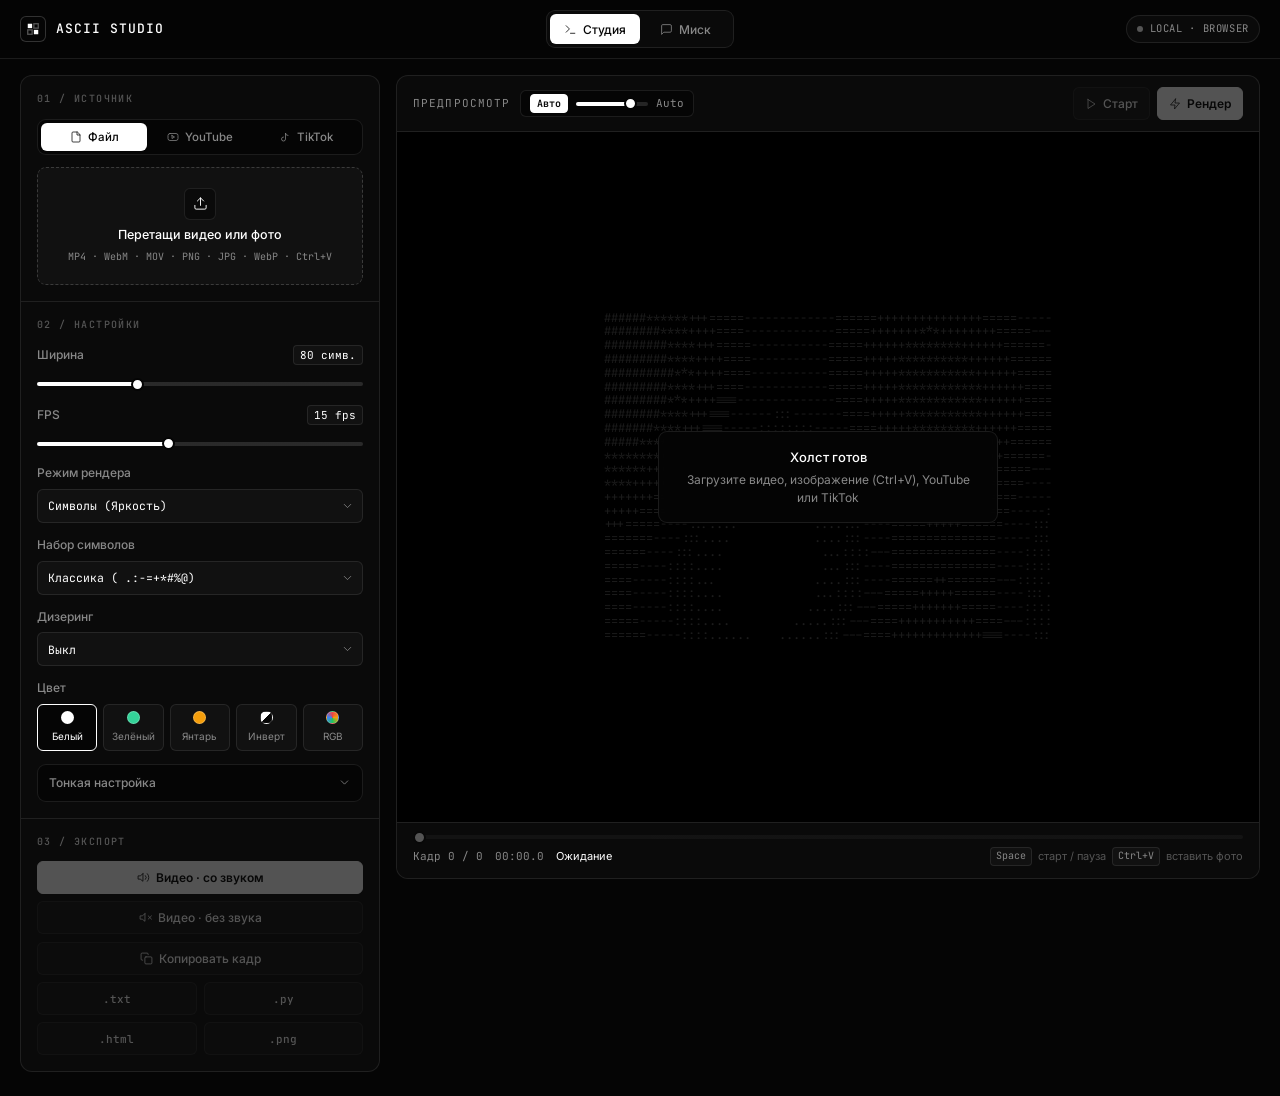
<file: ASCII Studio — ASCII & Braille конвертер.html>
<!DOCTYPE html>
<html lang="ru">
<head>
  <meta charset="UTF-8">
  <meta name="viewport" content="width=device-width, initial-scale=1.0">
  <title>ASCII Studio — ASCII &amp; Braille конвертер</title>

  <!-- Inline Monochrome SVG Favicon -->
  <link rel="icon" type="image/svg+xml" href="data:image/svg+xml,%3Csvg xmlns='http://www.w3.org/2000/svg' viewBox='0 0 32 32'%3E%3Crect x='1' y='1' width='30' height='30' rx='6' fill='%23050505' stroke='%23ffffff' stroke-opacity='0.28' stroke-width='1.5'/%3E%3Crect x='7' y='7' width='8.5' height='8.5' fill='%23ffffff'/%3E%3Crect x='16.5' y='16.5' width='8.5' height='8.5' fill='%23ffffff'/%3E%3Crect x='16.5' y='7' width='8.5' height='8.5' fill='none' stroke='%23ffffff' stroke-opacity='0.28' stroke-width='1.5'/%3E%3Crect x='7' y='16.5' width='8.5' height='8.5' fill='none' stroke='%23ffffff' stroke-opacity='0.28' stroke-width='1.5'/%3E%3C/svg%3E">

  <!-- Google Fonts: Inter & JetBrains Mono -->
  <link rel="preconnect" href="https://fonts.googleapis.com">
  <link rel="preconnect" href="https://fonts.gstatic.com" crossorigin>
  <link href="https://fonts.googleapis.com/css2?family=Inter:wght@400;500;600&family=JetBrains+Mono:wght@400;500&display=swap" rel="stylesheet">

  <style>
    /* ==========================================================================
       DESIGN TOKENS — STRICT BLACK & WHITE SWISS MINIMALISM
       ========================================================================== */
    :root {
      --bg: #050505;
      --panel: #0A0A0A;
      --surface: #111111;
      --surface-hover: #171717;

      --border: rgba(255, 255, 255, 0.09);
      --border-hover: rgba(255, 255, 255, 0.18);
      --border-strong: rgba(255, 255, 255, 0.42);

      --text-primary: #FFFFFF;
      --text-secondary: #888888;
      --text-muted: #555555;

      --accent: #FFFFFF;
      --accent-fg: #050505;

      --font-sans: 'Inter', -apple-system, BlinkMacSystemFont, sans-serif;
      --font-mono: 'JetBrains Mono', ui-monospace, SFMono-Regular, Menlo, monospace;

      --ease: cubic-bezier(0.16, 1, 0.3, 1);
      --r-sm: 6px;
      --r-md: 9px;
      --r-lg: 12px;
    }

    /* ==========================================================================
       RESET & BASE
       ========================================================================== */
    *, *::before, *::after {
      margin: 0;
      padding: 0;
      box-sizing: border-box;
    }

    html, body {
      height: 100%;
    }

    body {
      background: var(--bg);
      color: var(--text-primary);
      font-family: var(--font-sans);
      font-size: 13px;
      line-height: 1.48;
      -webkit-font-smoothing: antialiased;
      -moz-osx-font-smoothing: grayscale;
      overflow-x: hidden;
      display: flex;
      flex-direction: column;
      min-height: 100vh;
    }

    .tabular {
      font-family: var(--font-mono);
      font-variant-numeric: tabular-nums;
    }

    :focus-visible {
      outline: 2px solid var(--accent);
      outline-offset: 2px;
    }

    ::-webkit-scrollbar {
      width: 6px;
      height: 6px;
    }
    ::-webkit-scrollbar-track {
      background: transparent;
    }
    ::-webkit-scrollbar-thumb {
      background: rgba(255, 255, 255, 0.14);
      border-radius: 3px;
    }
    ::-webkit-scrollbar-thumb:hover {
      background: rgba(255, 255, 255, 0.28);
    }

    /* ==========================================================================
       GPU-ONLY ANIMATIONS
       ========================================================================== */
    @keyframes fadeUp {
      from {
        opacity: 0;
        transform: translateY(6px);
      }
      to {
        opacity: 1;
        transform: translateY(0);
      }
    }

    @keyframes pulseDot {
      0%, 100% {
        opacity: 1;
        transform: scale(1);
      }
      50% {
        opacity: 0.3;
        transform: scale(0.75);
      }
    }

    @keyframes spin {
      to {
        transform: rotate(360deg);
      }
    }

    .anim-in {
      opacity: 0;
      animation: fadeUp 320ms var(--ease) forwards;
      will-change: transform, opacity;
    }
    .anim-d1 { animation-delay: 40ms; }
    .anim-d2 { animation-delay: 80ms; }

    .icon-spin {
      animation: spin 0.85s linear infinite;
    }

    /* ==========================================================================
       HEADER NAVIGATION
       ========================================================================== */
    .header {
      position: sticky;
      top: 0;
      z-index: 40;
      background: rgba(5, 5, 5, 0.92);
      backdrop-filter: blur(12px);
      -webkit-backdrop-filter: blur(12px);
      border-bottom: 1px solid var(--border);
    }

    .header-inner {
      max-width: 1560px;
      margin: 0 auto;
      padding: 10px 20px;
      display: grid;
      grid-template-columns: 1fr auto 1fr;
      align-items: center;
      gap: 16px;
    }

    .brand {
      display: inline-flex;
      align-items: center;
      gap: 10px;
      justify-self: start;
    }

    .brand-mark {
      width: 26px;
      height: 26px;
      border-radius: var(--r-sm);
      background: var(--bg);
      border: 1px solid var(--border-hover);
      display: grid;
      place-items: center;
      color: var(--accent);
      flex-shrink: 0;
    }

    .brand-name {
      font-family: var(--font-mono);
      font-size: 13px;
      font-weight: 500;
      letter-spacing: 0.08em;
      text-transform: uppercase;
      color: var(--text-primary);
    }

    .header-right {
      justify-self: end;
      display: inline-flex;
      align-items: center;
      gap: 10px;
    }

    .local-badge {
      display: inline-flex;
      align-items: center;
      gap: 7px;
      padding: 5px 10px;
      border-radius: 999px;
      background: var(--panel);
      border: 1px solid var(--border);
      font-family: var(--font-mono);
      font-size: 10.5px;
      letter-spacing: 0.06em;
      color: var(--text-secondary);
      white-space: nowrap;
    }

    .status-dot {
      width: 6px;
      height: 6px;
      border-radius: 50%;
      background: var(--text-muted);
      flex-shrink: 0;
      transition: background-color 200ms var(--ease);
    }

    .local-badge[data-state="ready"] .status-dot {
      background: var(--accent);
    }

    .local-badge[data-state="active"] .status-dot {
      background: var(--accent);
      animation: pulseDot 1s var(--ease) infinite;
    }

    .local-badge[data-state="error"] .status-dot {
      background: #E5534B;
    }

    /* ==========================================================================
       SEGMENTED CONTROLS (SLIDING WHITE INDICATOR)
       ========================================================================== */
    .segmented {
      position: relative;
      display: grid;
      padding: 3px;
      background: var(--panel);
      border: 1px solid var(--border);
      border-radius: var(--r-md);
    }

    .segmented-bg-dark {
      background: var(--bg);
    }

    .segmented-2 { grid-template-columns: repeat(2, 1fr); }
    .segmented-3 { grid-template-columns: repeat(3, 1fr); }

    .seg-indicator {
      position: absolute;
      top: 3px;
      left: 3px;
      height: calc(100% - 6px);
      background: var(--accent);
      border-radius: 6px;
      transform: translateX(0%);
      transition: transform 260ms var(--ease);
      will-change: transform;
      pointer-events: none;
    }

    .segmented-2 .seg-indicator { width: calc((100% - 6px) / 2); }
    .segmented-2[data-index="0"] .seg-indicator { transform: translateX(0%); }
    .segmented-2[data-index="1"] .seg-indicator { transform: translateX(100%); }

    .segmented-3 .seg-indicator { width: calc((100% - 6px) / 3); }
    .segmented-3[data-index="0"] .seg-indicator { transform: translateX(0%); }
    .segmented-3[data-index="1"] .seg-indicator { transform: translateX(100%); }
    .segmented-3[data-index="2"] .seg-indicator { transform: translateX(200%); }

    .seg-btn {
      position: relative;
      z-index: 1;
      display: inline-flex;
      align-items: center;
      justify-content: center;
      gap: 6px;
      height: 30px;
      padding: 0 14px;
      border: none;
      background: transparent;
      color: var(--text-secondary);
      font-family: var(--font-sans);
      font-size: 12px;
      font-weight: 500;
      cursor: pointer;
      border-radius: 6px;
      white-space: nowrap;
      transition: color 180ms var(--ease);
    }

    .seg-btn:hover {
      color: var(--text-primary);
    }

    .seg-btn.active {
      color: var(--accent-fg);
    }

    .seg-btn-sm {
      height: 28px;
      padding: 0 9px;
      font-size: 11.5px;
    }

    /* ==========================================================================
       WORKSPACES
       ========================================================================== */
    .main-container {
      flex: 1;
      width: 100%;
      max-width: 1560px;
      margin: 0 auto;
      padding: 16px 20px 24px;
    }

    .workspace {
      display: none;
      grid-template-columns: 360px minmax(0, 1fr);
      gap: 16px;
      align-items: start;
    }

    .workspace.active {
      display: grid;
      animation: fadeUp 240ms var(--ease);
    }

    .panel {
      background: var(--panel);
      border: 1px solid var(--border);
      border-radius: var(--r-lg);
      min-width: 0;
    }

    /* ==========================================================================
       SIDEBAR CONTROLS
       ========================================================================== */
    .sidebar {
      display: flex;
      flex-direction: column;
    }

    .section {
      padding: 16px;
      border-bottom: 1px solid var(--border);
    }

    .section:last-child {
      border-bottom: none;
    }

    .section-head {
      display: flex;
      align-items: center;
      justify-content: space-between;
      margin-bottom: 12px;
    }

    .section-title {
      font-family: var(--font-mono);
      font-size: 10px;
      font-weight: 500;
      letter-spacing: 0.14em;
      text-transform: uppercase;
      color: var(--text-muted);
    }

    .pill-tag {
      display: none;
      padding: 2px 7px;
      border-radius: 4px;
      background: var(--surface);
      border: 1px solid var(--border);
      font-family: var(--font-mono);
      font-size: 10px;
      color: var(--text-secondary);
    }

    .pill-tag.visible {
      display: inline-block;
    }

    .tab-pane {
      display: none;
      margin-top: 12px;
    }

    .tab-pane.active {
      display: block;
      animation: fadeUp 200ms var(--ease);
    }

    /* Dropzone */
    .dropzone {
      display: flex;
      flex-direction: column;
      align-items: center;
      justify-content: center;
      gap: 6px;
      padding: 20px 12px;
      border: 1px dashed rgba(255, 255, 255, 0.18);
      border-radius: var(--r-md);
      background: var(--surface);
      cursor: pointer;
      text-align: center;
      transition: border-color 180ms var(--ease),
                  background-color 180ms var(--ease),
                  transform 180ms var(--ease);
    }

    .dropzone:hover,
    .dropzone.dragover {
      border-color: var(--accent);
      background: var(--surface-hover);
    }

    .dropzone.dragover {
      transform: scale(0.985);
    }

    .dropzone-icon {
      width: 32px;
      height: 32px;
      border-radius: var(--r-sm);
      border: 1px solid var(--border);
      background: var(--panel);
      display: grid;
      place-items: center;
      color: var(--text-primary);
      transition: transform 200ms var(--ease);
    }

    .dropzone:hover .dropzone-icon {
      transform: translateY(-2px);
    }

    .dropzone-title {
      font-size: 12.5px;
      font-weight: 500;
      color: var(--text-primary);
    }

    .dropzone-hint {
      font-family: var(--font-mono);
      font-size: 10px;
      color: var(--text-secondary);
      line-height: 1.4;
    }

    .file-meta {
      margin-top: 10px;
      padding: 7px 10px;
      border-radius: var(--r-sm);
      background: var(--bg);
      border: 1px solid var(--border);
      display: none;
      align-items: center;
      justify-content: space-between;
      gap: 8px;
      font-family: var(--font-mono);
      font-size: 11px;
    }

    .file-meta.visible {
      display: flex;
      animation: fadeUp 180ms var(--ease);
    }

    .file-meta-name {
      color: var(--text-primary);
      overflow: hidden;
      text-overflow: ellipsis;
      white-space: nowrap;
    }

    .file-meta-info {
      color: var(--text-secondary);
      flex-shrink: 0;
    }

    /* Inputs & Selects */
    .stack {
      display: flex;
      flex-direction: column;
      gap: 9px;
    }

    .row-2 {
      display: grid;
      grid-template-columns: 1fr 1fr;
      gap: 8px;
    }

    .input,
    .select {
      width: 100%;
      height: 34px;
      padding: 0 10px;
      background: var(--surface);
      border: 1px solid var(--border);
      border-radius: var(--r-sm);
      color: var(--text-primary);
      font-family: var(--font-mono);
      font-size: 11.5px;
      transition: border-color 180ms var(--ease), background-color 180ms var(--ease);
    }

    .input::placeholder {
      color: var(--text-muted);
    }

    .input:hover,
    .select:hover {
      border-color: var(--border-hover);
    }

    .input:focus,
    .select:focus {
      outline: none;
      border-color: var(--accent);
      background: var(--bg);
    }

    .select-wrap {
      position: relative;
    }

    .select {
      appearance: none;
      -webkit-appearance: none;
      padding-right: 28px;
      cursor: pointer;
    }

    .select-chevron {
      position: absolute;
      right: 9px;
      top: 50%;
      transform: translateY(-50%);
      pointer-events: none;
      color: var(--text-secondary);
    }

    .feedback {
      display: none;
      padding: 8px 10px;
      border-radius: var(--r-sm);
      background: var(--bg);
      border: 1px solid var(--border);
      font-family: var(--font-mono);
      font-size: 11px;
      line-height: 1.45;
      color: var(--text-secondary);
    }

    .feedback.visible {
      display: block;
      animation: fadeUp 180ms var(--ease);
    }

    .feedback.is-error {
      border-color: rgba(229, 83, 75, 0.45);
      color: #F0F0F0;
    }

    .feedback-btn {
      display: inline-flex;
      align-items: center;
      padding: 5px 9px;
      border: none;
      border-radius: 4px;
      background: var(--accent);
      color: var(--accent-fg);
      font-family: var(--font-sans);
      font-size: 11px;
      font-weight: 600;
      cursor: pointer;
      text-decoration: none;
      transition: opacity 150ms var(--ease);
    }

    .feedback-btn:hover {
      opacity: 0.86;
    }

    .feedback-actions {
      display: flex;
      flex-wrap: wrap;
      gap: 6px;
      margin-top: 8px;
    }

    .feedback-btn-ghost {
      background: var(--surface);
      color: var(--text-primary);
      border: 1px solid var(--border-hover);
      font-weight: 500;
    }

    .proxy-details {
      margin-top: 2px !important;
    }

    .proxy-summary-left {
      display: inline-flex;
      align-items: center;
      gap: 7px;
      min-width: 0;
    }

    .proxy-badge {
      display: none;
      padding: 1px 6px;
      border-radius: 4px;
      background: var(--accent);
      color: var(--accent-fg);
      font-family: var(--font-mono);
      font-size: 9.5px;
      font-weight: 600;
      letter-spacing: 0.03em;
    }

    .proxy-badge.visible {
      display: inline-block;
    }

    .proxy-hint {
      font-family: var(--font-mono);
      font-size: 10px;
      color: var(--text-muted);
      line-height: 1.45;
    }

    /* Parameters */
    .param {
      margin-bottom: 13px;
    }

    .param:last-child {
      margin-bottom: 0;
    }

    .param.is-dimmed {
      opacity: 0.38;
      pointer-events: none;
    }

    .param-head {
      display: flex;
      align-items: center;
      justify-content: space-between;
      margin-bottom: 7px;
      font-size: 12px;
    }

    .param-label {
      color: var(--text-secondary);
      font-weight: 500;
    }

    .param-val {
      font-size: 11px;
      color: var(--text-primary);
      background: var(--surface);
      border: 1px solid var(--border);
      padding: 1px 6px;
      border-radius: 4px;
    }

    /* Monochrome Range Slider */
    input[type="range"].range {
      -webkit-appearance: none;
      appearance: none;
      width: 100%;
      height: 4px;
      border-radius: 999px;
      background: linear-gradient(
        to right,
        var(--accent) 0%,
        var(--accent) var(--pct, 0%),
        rgba(255, 255, 255, 0.13) var(--pct, 0%),
        rgba(255, 255, 255, 0.13) 100%
      );
      outline: none;
      cursor: pointer;
    }

    input[type="range"].range:disabled {
      opacity: 0.3;
      cursor: not-allowed;
    }

    input[type="range"].range::-webkit-slider-thumb {
      -webkit-appearance: none;
      appearance: none;
      width: 13px;
      height: 13px;
      border-radius: 50%;
      background: var(--accent);
      border: 2px solid var(--bg);
      cursor: pointer;
      transition: transform 150ms var(--ease);
    }

    input[type="range"].range:not(:disabled):hover::-webkit-slider-thumb,
    input[type="range"].range:not(:disabled):active::-webkit-slider-thumb {
      transform: scale(1.22);
    }

    input[type="range"].range::-moz-range-thumb {
      width: 13px;
      height: 13px;
      border-radius: 50%;
      background: var(--accent);
      border: 2px solid var(--bg);
      cursor: pointer;
      transition: transform 150ms var(--ease);
    }

    /* Color Swatches */
    .color-grid {
      display: grid;
      grid-template-columns: repeat(5, 1fr);
      gap: 6px;
    }

    .color-chip {
      position: relative;
      display: flex;
      flex-direction: column;
      align-items: center;
      gap: 5px;
      padding: 6px 3px;
      background: var(--surface);
      border: 1px solid var(--border);
      border-radius: var(--r-sm);
      cursor: pointer;
      font-size: 10px;
      color: var(--text-secondary);
      user-select: none;
      transition: border-color 180ms var(--ease), color 180ms var(--ease), transform 120ms var(--ease);
    }

    .color-chip:hover {
      border-color: var(--border-hover);
      color: var(--text-primary);
    }

    .color-chip:active {
      transform: scale(0.96);
    }

    .color-chip input {
      position: absolute;
      opacity: 0;
      pointer-events: none;
    }

    .color-chip:has(input:checked) {
      border-color: var(--accent);
      background: var(--bg);
      color: var(--text-primary);
    }

    .dot-swatch {
      width: 13px;
      height: 13px;
      border-radius: 50%;
      border: 1px solid rgba(255, 255, 255, 0.24);
    }

    /* Collapsible Fine-Tuning (<details>) */
    details.fine-tune {
      margin-top: 12px;
      border: 1px solid var(--border);
      border-radius: var(--r-md);
      background: var(--bg);
      overflow: hidden;
    }

    details.fine-tune summary {
      list-style: none;
      display: flex;
      align-items: center;
      justify-content: space-between;
      padding: 9px 11px;
      font-size: 12px;
      font-weight: 500;
      color: var(--text-secondary);
      cursor: pointer;
      user-select: none;
      transition: color 180ms var(--ease), background-color 180ms var(--ease);
    }

    details.fine-tune summary::-webkit-details-marker {
      display: none;
    }

    details.fine-tune summary:hover {
      color: var(--text-primary);
      background: var(--surface);
    }

    details.fine-tune summary svg {
      transition: transform 200ms var(--ease);
    }

    details.fine-tune[open] summary svg {
      transform: rotate(180deg);
    }

    .fine-tune-body {
      padding: 12px 11px;
      border-top: 1px solid var(--border);
      display: flex;
      flex-direction: column;
      gap: 11px;
    }

    /* Toggle Switch */
    .toggle-row {
      display: flex;
      align-items: center;
      justify-content: space-between;
      gap: 10px;
      padding: 7px 10px;
      background: var(--surface);
      border: 1px solid var(--border);
      border-radius: var(--r-sm);
      cursor: pointer;
      user-select: none;
      transition: border-color 180ms var(--ease);
    }

    .toggle-row:hover {
      border-color: var(--border-hover);
    }

    .toggle-text {
      font-size: 11.5px;
      color: var(--text-primary);
    }

    .switch {
      position: relative;
      width: 32px;
      height: 17px;
      flex-shrink: 0;
    }

    .switch input {
      position: absolute;
      opacity: 0;
      width: 0;
      height: 0;
    }

    .switch-track {
      position: absolute;
      inset: 0;
      border-radius: 999px;
      background: var(--bg);
      border: 1px solid var(--border-hover);
      transition: background-color 200ms var(--ease), border-color 200ms var(--ease);
    }

    .switch-thumb {
      position: absolute;
      top: 2px;
      left: 2px;
      width: 11px;
      height: 11px;
      border-radius: 50%;
      background: var(--text-secondary);
      transform: translateX(0);
      transition: transform 200ms var(--ease), background-color 200ms var(--ease);
      will-change: transform;
    }

    .switch input:checked + .switch-track {
      background: var(--accent);
      border-color: var(--accent);
    }

    .switch input:checked + .switch-track .switch-thumb {
      transform: translateX(15px);
      background: var(--accent-fg);
    }

    /* ==========================================================================
       BUTTONS
       ========================================================================== */
    .btn {
      display: inline-flex;
      align-items: center;
      justify-content: center;
      gap: 6px;
      height: 33px;
      padding: 0 11px;
      background: var(--surface);
      color: var(--text-primary);
      border: 1px solid var(--border);
      border-radius: var(--r-sm);
      font-family: var(--font-sans);
      font-size: 12px;
      font-weight: 500;
      cursor: pointer;
      white-space: nowrap;
      transition: background-color 160ms var(--ease),
                  border-color 160ms var(--ease),
                  color 160ms var(--ease),
                  transform 120ms var(--ease),
                  opacity 160ms var(--ease);
    }

    .btn:hover:not(:disabled) {
      border-color: var(--border-hover);
      background: var(--surface-hover);
    }

    .btn:active:not(:disabled) {
      transform: scale(0.98);
    }

    .btn:disabled {
      opacity: 0.30;
      cursor: not-allowed;
    }

    .btn-primary {
      background: var(--accent);
      color: var(--accent-fg);
      border-color: var(--accent);
      font-weight: 600;
    }

    .btn-primary:hover:not(:disabled) {
      background: #E8E8E8;
      border-color: #E8E8E8;
      color: var(--accent-fg);
    }

    .btn-cancel {
      background: transparent;
      color: var(--text-primary);
      border-color: var(--accent);
    }

    .btn-full {
      width: 100%;
    }

    .btn-mono {
      font-family: var(--font-mono);
      font-size: 11px;
    }

    .export-grid {
      display: grid;
      grid-template-columns: repeat(2, 1fr);
      gap: 7px;
    }

    .export-grid .btn-wide {
      grid-column: span 2;
    }

    .export-video-row {
      display: grid;
      grid-template-columns: 1fr;
      gap: 7px;
      margin-bottom: 8px;
    }

    .video-export-box {
      display: none;
      flex-direction: column;
      gap: 7px;
      margin-bottom: 8px;
      padding: 9px 10px;
      border-radius: var(--r-sm);
      background: var(--bg);
      border: 1px solid var(--border-hover);
    }

    .video-export-box.visible {
      display: flex;
      animation: fadeUp 180ms var(--ease);
    }

    .video-export-head {
      display: flex;
      align-items: center;
      justify-content: space-between;
      gap: 8px;
      font-size: 11px;
      color: var(--text-primary);
    }

    .video-export-bar {
      width: 100%;
      height: 3px;
      border-radius: 999px;
      background: rgba(255, 255, 255, 0.10);
      overflow: hidden;
    }

    .video-export-fill {
      width: 100%;
      height: 100%;
      background: var(--accent);
      transform-origin: left center;
      transform: scaleX(0);
      will-change: transform;
    }

    /* ==========================================================================
       STUDIO PREVIEW PANEL
       ========================================================================== */
    .viewport-panel {
      display: flex;
      flex-direction: column;
      min-height: calc(100vh - 96px);
    }

    .viewport-header {
      padding: 11px 16px;
      border-bottom: 1px solid var(--border);
      display: flex;
      align-items: center;
      justify-content: space-between;
      gap: 12px;
      flex-wrap: wrap;
    }

    .viewport-left {
      display: flex;
      align-items: center;
      gap: 10px;
      flex-wrap: wrap;
    }

    .viewport-title {
      font-family: var(--font-mono);
      font-size: 11px;
      letter-spacing: 0.1em;
      text-transform: uppercase;
      color: var(--text-secondary);
    }

    .dim-badge {
      display: none;
      padding: 2px 8px;
      border-radius: 4px;
      background: var(--surface);
      border: 1px solid var(--border);
      font-size: 11px;
      color: var(--text-primary);
    }

    .dim-badge.visible {
      display: inline-block;
    }

    .scale-ctrl {
      display: inline-flex;
      align-items: center;
      gap: 8px;
      padding: 3px 9px;
      border-radius: var(--r-sm);
      background: var(--bg);
      border: 1px solid var(--border);
      font-size: 11px;
      color: var(--text-secondary);
    }

    .scale-ctrl input[type="range"] {
      width: 72px;
    }

    .scale-auto-btn {
      padding: 2px 6px;
      border-radius: 4px;
      border: 1px solid var(--border);
      background: var(--surface);
      color: var(--text-secondary);
      font-family: var(--font-mono);
      font-size: 10px;
      cursor: pointer;
      transition: all 160ms var(--ease);
    }

    .scale-auto-btn.active {
      background: var(--accent);
      border-color: var(--accent);
      color: var(--accent-fg);
      font-weight: 600;
    }

    .toolbar {
      display: flex;
      align-items: center;
      gap: 7px;
      flex-wrap: wrap;
    }

    .stage {
      position: relative;
      flex: 1;
      min-height: 460px;
      background: #000000;
      overflow: auto;
      display: flex;
      align-items: center;
      justify-content: center;
      padding: 18px;
      transition: background-color 200ms var(--ease);
    }

    .stage.is-invert {
      background: #FFFFFF;
    }

    .progress-track {
      position: absolute;
      top: 0;
      left: 0;
      right: 0;
      height: 2px;
      background: rgba(255, 255, 255, 0.08);
      z-index: 12;
      opacity: 0;
      transition: opacity 200ms var(--ease);
      pointer-events: none;
    }

    .progress-track.active {
      opacity: 1;
    }

    .progress-fill {
      width: 100%;
      height: 100%;
      background: var(--accent);
      transform-origin: left center;
      transform: scaleX(0);
      will-change: transform;
    }

    .ascii-output {
      position: relative;
      z-index: 2;
      margin: 0;
      font-family: var(--font-mono);
      font-size: 10px;
      line-height: 1.05;
      letter-spacing: 0;
      white-space: pre;
      color: #FFFFFF;
      user-select: text;
      transition: color 180ms var(--ease);
    }

    .ascii-output[data-color="white"]  { color: #FFFFFF; }
    .ascii-output[data-color="green"]  { color: #34D399; }
    .ascii-output[data-color="amber"]  { color: #F59E0B; }
    .ascii-output[data-color="invert"] { color: #050505; }

    /* Empty Ambient Wave State */
    .empty-state {
      position: absolute;
      inset: 0;
      display: flex;
      align-items: center;
      justify-content: center;
      overflow: hidden;
      background: #000000;
      z-index: 5;
      pointer-events: none;
      transition: opacity 240ms var(--ease);
    }

    .empty-state.hidden {
      opacity: 0;
      pointer-events: none;
    }

    .ambient-wave {
      position: absolute;
      inset: 0;
      margin: 0;
      display: flex;
      align-items: center;
      justify-content: center;
      font-family: var(--font-mono);
      font-size: 12px;
      line-height: 1.15;
      color: rgba(255, 255, 255, 0.11);
      white-space: pre;
      user-select: none;
      pointer-events: none;
      overflow: hidden;
    }

    .empty-card {
      position: relative;
      z-index: 2;
      padding: 16px 22px;
      border-radius: var(--r-md);
      background: rgba(5, 5, 5, 0.88);
      border: 1px solid var(--border);
      backdrop-filter: blur(8px);
      -webkit-backdrop-filter: blur(8px);
      text-align: center;
      max-width: 340px;
      pointer-events: none;
    }

    .empty-title {
      font-size: 13px;
      font-weight: 500;
      color: var(--text-primary);
      margin-bottom: 4px;
    }

    .empty-sub {
      font-size: 12px;
      color: var(--text-secondary);
    }

    /* Timeline */
    .timeline {
      padding: 12px 16px;
      border-top: 1px solid var(--border);
      background: var(--panel);
      border-radius: 0 0 var(--r-lg) var(--r-lg);
      display: flex;
      flex-direction: column;
      gap: 8px;
    }

    .timeline-row {
      display: flex;
      align-items: center;
      justify-content: space-between;
      gap: 12px;
      font-size: 11px;
      color: var(--text-secondary);
      flex-wrap: wrap;
    }

    .timeline-left {
      display: flex;
      align-items: center;
      gap: 12px;
    }

    .kbd-hints {
      display: inline-flex;
      align-items: center;
      gap: 6px;
      color: var(--text-muted);
    }

    kbd {
      font-family: var(--font-mono);
      font-size: 10px;
      padding: 1px 5px;
      border-radius: 4px;
      background: var(--surface);
      border: 1px solid var(--border);
      color: var(--text-secondary);
    }

    /* ==========================================================================
       MISC WORKSPACE — PHOTOS ONLY (STEAM / TELEGRAM / DISCORD)
       ========================================================================== */
    .misc-stage {
      flex: 1;
      min-height: 500px;
      background: #060606;
      padding: 20px;
      display: flex;
      flex-direction: column;
      align-items: center;
      gap: 16px;
      overflow: auto;
      position: relative;
    }

    .misc-diag {
      width: 100%;
      max-width: 660px;
      padding: 13px 15px;
      border-radius: var(--r-md);
      background: var(--panel);
      border: 1px solid var(--border);
      display: flex;
      flex-direction: column;
      gap: 10px;
    }

    .misc-diag-top {
      display: flex;
      align-items: center;
      justify-content: space-between;
      gap: 10px;
      flex-wrap: wrap;
    }

    .misc-chips {
      display: flex;
      align-items: center;
      gap: 8px;
      flex-wrap: wrap;
    }

    .chip {
      display: inline-flex;
      align-items: center;
      gap: 5px;
      padding: 3px 8px;
      border-radius: 4px;
      background: var(--surface);
      border: 1px solid var(--border);
      font-size: 11px;
      color: var(--text-primary);
    }

    .chip.is-warn {
      border-color: rgba(245, 158, 11, 0.5);
      color: #FBBF24;
    }

    .chip.is-danger {
      border-color: rgba(229, 83, 75, 0.65);
      color: #FF7B72;
    }

    .limit-bar-track {
      width: 100%;
      height: 3px;
      border-radius: 999px;
      background: rgba(255, 255, 255, 0.08);
      overflow: hidden;
    }

    .limit-bar-fill {
      width: 100%;
      height: 100%;
      background: var(--accent);
      transform-origin: left center;
      transform: scaleX(0);
      transition: transform 200ms var(--ease), background-color 200ms var(--ease);
    }

    .limit-bar-fill.is-warn { background: #F59E0B; }
    .limit-bar-fill.is-danger { background: #E5534B; }

    .misc-platform-opts {
      display: flex;
      align-items: center;
      justify-content: space-between;
      gap: 10px;
      flex-wrap: wrap;
      padding-top: 8px;
      border-top: 1px solid var(--border);
    }

    .misc-warnings {
      display: none;
      flex-direction: column;
      gap: 4px;
      padding-top: 6px;
      border-top: 1px solid var(--border);
    }

    .misc-warnings.visible {
      display: flex;
    }

    .warn-line {
      font-size: 11px;
      color: #FBBF24;
      line-height: 1.4;
    }

    .warn-line.is-danger {
      color: #FF7B72;
    }

    .platform-pane {
      display: none;
      width: 100%;
      max-width: 660px;
    }

    .platform-pane.active {
      display: block;
      animation: fadeUp 200ms var(--ease);
    }

    /* --- 1. STEAM MOCKUP --- */
    .steam-shell {
      background: #1b2838;
      border: 1px solid rgba(255, 255, 255, 0.08);
      border-radius: 4px;
      padding: 16px;
      box-shadow: 0 10px 28px rgba(0, 0, 0, 0.45);
    }

    .steam-bar {
      display: flex;
      align-items: center;
      justify-content: space-between;
      padding-bottom: 9px;
      margin-bottom: 10px;
      border-bottom: 1px solid rgba(255, 255, 255, 0.07);
      font-family: Arial, Helvetica, sans-serif;
      font-size: 12px;
      color: #8f98a0;
    }

    .steam-comment {
      display: flex;
      align-items: flex-start;
      gap: 11px;
      padding: 10px 12px;
      background: #16202d;
      border-top: 1px solid rgba(255, 255, 255, 0.06);
      border-radius: 2px;
    }

    .steam-avatar {
      width: 34px;
      height: 34px;
      flex-shrink: 0;
      border: 2px solid #57cbde;
      background: #101822;
      display: grid;
      place-items: center;
      color: #66c0f4;
      font-family: var(--font-mono);
      font-size: 11px;
      font-weight: 600;
    }

    .steam-body {
      flex: 1;
      min-width: 0;
    }

    .steam-author-row {
      display: flex;
      align-items: baseline;
      gap: 8px;
      margin-bottom: 4px;
      font-family: Arial, Helvetica, sans-serif;
    }

    .steam-nick {
      color: #66c0f4;
      font-size: 13px;
      font-weight: 600;
      outline: none;
      padding: 0 2px;
      border-radius: 2px;
    }

    .steam-nick:focus {
      background: rgba(102, 192, 244, 0.14);
    }

    .steam-date {
      color: #56707f;
      font-size: 11px;
    }

    .steam-text {
      max-width: 580px;
      max-height: 396px; /* ~22 lines * 18px */
      overflow-y: auto;
      overflow-x: hidden;
      font-family: Arial, Helvetica, sans-serif;
      font-size: 13px;
      line-height: 18px;
      color: #acb2b8;
      white-space: pre-line; /* Collapses regular ASCII spaces like real Steam */
      word-wrap: break-word;
      overflow-wrap: break-word;
      user-select: text;
    }

    /* --- 2. TELEGRAM MOCKUP --- */
    .tg-shell {
      background: #0e1621;
      border: 1px solid rgba(255, 255, 255, 0.08);
      border-radius: 10px;
      padding: 18px;
      box-shadow: 0 10px 28px rgba(0, 0, 0, 0.45);
      display: flex;
      flex-direction: column;
      align-items: flex-end;
    }

    .tg-header {
      width: 100%;
      display: flex;
      align-items: center;
      justify-content: space-between;
      padding-bottom: 10px;
      margin-bottom: 14px;
      border-bottom: 1px solid rgba(255, 255, 255, 0.06);
      font-size: 12px;
      color: #708499;
    }

    .tg-bubble {
      background: #182533;
      border-radius: 12px 12px 3px 12px;
      padding: 10px 12px 8px;
      color: #f5f5f5;
      max-width: 100%;
      overflow-x: hidden;
      transition: width 220ms var(--ease);
    }

    .tg-bubble[data-device="mobile"] {
      width: 295px;
    }

    .tg-bubble[data-device="desktop"] {
      width: 490px;
    }

    .tg-text {
      margin: 0;
      font-size: 12.5px;
      line-height: 1.25;
      white-space: pre-wrap;
      word-break: break-all;
      user-select: text;
    }

    .tg-text.is-mono {
      font-family: var(--font-mono);
      font-size: 11px;
      line-height: 1.15;
      background: rgba(0, 0, 0, 0.24);
      padding: 8px 9px;
      border-radius: 6px;
      color: #e2edf8;
    }

    .tg-text.is-braille {
      font-family: -apple-system, BlinkMacSystemFont, 'Segoe UI', Roboto, sans-serif;
      font-size: 13px;
      line-height: 1.18;
    }

    .tg-meta {
      display: flex;
      align-items: center;
      justify-content: flex-end;
      gap: 4px;
      margin-top: 6px;
      font-size: 10.5px;
      color: #6c7f93;
    }

    .tg-checks {
      color: #5eb5f7;
    }

    /* --- 3. DISCORD MOCKUP --- */
    .dc-shell {
      background: #313338;
      border: 1px solid rgba(255, 255, 255, 0.08);
      border-radius: 8px;
      padding: 18px;
      box-shadow: 0 10px 28px rgba(0, 0, 0, 0.45);
      font-family: 'gg sans', 'Inter', 'Helvetica Neue', sans-serif;
    }

    .dc-msg {
      display: flex;
      align-items: flex-start;
      gap: 14px;
    }

    .dc-avatar {
      width: 40px;
      height: 40px;
      border-radius: 50%;
      background: #1e1f22;
      border: 1px solid rgba(255, 255, 255, 0.12);
      flex-shrink: 0;
      display: grid;
      place-items: center;
      color: #dbdee1;
      font-family: var(--font-mono);
      font-size: 13px;
      font-weight: 600;
    }

    .dc-body {
      flex: 1;
      min-width: 0;
    }

    .dc-author-row {
      display: flex;
      align-items: baseline;
      gap: 8px;
      margin-bottom: 5px;
    }

    .dc-nick {
      color: #f2f3f5;
      font-size: 15px;
      font-weight: 500;
      outline: none;
    }

    .dc-time {
      color: #949ba4;
      font-size: 11.5px;
    }

    .dc-codeblock {
      margin: 0;
      padding: 10px 12px;
      border-radius: 5px;
      background: #2b2d31;
      border: 1px solid #1e1f22;
      font-family: var(--font-mono);
      font-size: 11.5px;
      line-height: 1.15;
      color: #dbdee1;
      white-space: pre;
      overflow-x: auto;
      user-select: text;
    }

    .dc-plain {
      margin: 0;
      font-size: 14px;
      line-height: 1.2;
      color: #dbdee1;
      white-space: pre-wrap;
      word-break: break-word;
      user-select: text;
    }

    .misc-empty {
      width: 100%;
      max-width: 660px;
      padding: 46px 20px;
      border-radius: var(--r-md);
      border: 1px dashed var(--border-hover);
      background: var(--panel);
      text-align: center;
      color: var(--text-secondary);
    }

    .misc-empty.hidden {
      display: none;
    }

    /* ==========================================================================
       RESPONSIVE
       ========================================================================== */
    @media (max-width: 980px) {
      .header-inner {
        grid-template-columns: 1fr auto;
        padding: 10px 14px;
      }

      .header-right {
        display: none;
      }

      .main-container {
        padding: 12px 14px 20px;
      }

      .workspace.active {
        grid-template-columns: 1fr;
      }

      .viewport-panel {
        min-height: 520px;
      }

      .stage {
        min-height: 360px;
      }

      .kbd-hints {
        display: none;
      }

      .tg-bubble[data-device="desktop"] {
        width: 100%;
      }
    }

    @media (prefers-reduced-motion: reduce) {
      *, *::before, *::after {
        animation-duration: 0.01ms !important;
        animation-iteration-count: 1 !important;
        transition-duration: 0.01ms !important;
      }
      .anim-in {
        opacity: 1;
        transform: none;
      }
    }
  </style>
</head>
<body>

  <!-- ========================================================================
       HEADER NAVIGATION
       ======================================================================== -->
  <header class="header anim-in">
    <div class="header-inner">
      <div class="brand">
        <div class="brand-mark" aria-hidden="true">
          <svg width="14" height="14" viewBox="0 0 16 16" fill="none">
            <rect x="2" y="2" width="5" height="5" fill="currentColor"/>
            <rect x="9" y="9" width="5" height="5" fill="currentColor"/>
            <rect x="9" y="2" width="5" height="5" stroke="currentColor" stroke-opacity="0.32" stroke-width="1.5"/>
            <rect x="2" y="9" width="5" height="5" stroke="currentColor" stroke-opacity="0.32" stroke-width="1.5"/>
          </svg>
        </div>
        <span class="brand-name">ASCII Studio</span>
      </div>

      <!-- Main Workspace Switcher: Студия | Миск -->
      <nav class="segmented segmented-2" id="mainNav" data-index="0" role="tablist" aria-label="Рабочее пространство">
        <div class="seg-indicator" aria-hidden="true"></div>
        <button type="button" class="seg-btn active" data-ws="studio" data-index="0" role="tab" aria-selected="true">
          <svg width="13" height="13" viewBox="0 0 24 24" fill="none" stroke="currentColor" stroke-width="1.5" stroke-linecap="round" stroke-linejoin="round" aria-hidden="true">
            <polyline points="4 17 10 11 4 5"/>
            <line x1="12" y1="19" x2="20" y2="19"/>
          </svg>
          <span>Студия</span>
        </button>
        <button type="button" class="seg-btn" data-ws="misc" data-index="1" role="tab" aria-selected="false">
          <svg width="13" height="13" viewBox="0 0 24 24" fill="none" stroke="currentColor" stroke-width="1.5" stroke-linecap="round" stroke-linejoin="round" aria-hidden="true">
            <path d="M21 15a2 2 0 0 1-2 2H7l-4 4V5a2 2 0 0 1 2-2h14a2 2 0 0 1 2 2z"/>
          </svg>
          <span>Миск</span>
        </button>
      </nav>

      <div class="header-right">
        <div class="local-badge" id="globalStatusBadge" data-state="idle" role="status" aria-live="polite">
          <span class="status-dot" aria-hidden="true"></span>
          <span id="globalStatusText">LOCAL · BROWSER</span>
        </div>
      </div>
    </div>
  </header>

  <main class="main-container">

    <!-- ======================================================================
         WORKSPACE 1: СТУДИЯ (VIDEO + PHOTO + YOUTUBE + TIKTOK)
         ====================================================================== -->
    <div class="workspace active" id="ws-studio">

      <!-- STUDIO SIDEBAR -->
      <aside class="panel sidebar anim-in anim-d1">

        <!-- 01 / SOURCE -->
        <section class="section">
          <div class="section-head">
            <span class="section-title">01 / Источник</span>
            <span class="pill-tag" id="studioMediaPill"></span>
          </div>

          <div class="segmented segmented-3 segmented-bg-dark" id="sourceTabs" data-index="0" role="tablist">
            <div class="seg-indicator" aria-hidden="true"></div>
            <button type="button" class="seg-btn seg-btn-sm active" data-tab="file" data-index="0" role="tab" aria-selected="true">
              <svg width="12" height="12" viewBox="0 0 24 24" fill="none" stroke="currentColor" stroke-width="1.5" stroke-linecap="round" stroke-linejoin="round" aria-hidden="true">
                <path d="M14 2H6a2 2 0 0 0-2 2v16a2 2 0 0 0 2 2h12a2 2 0 0 0 2-2V8z"/>
                <polyline points="14 2 14 8 20 8"/>
              </svg>
              <span>Файл</span>
            </button>
            <button type="button" class="seg-btn seg-btn-sm" data-tab="youtube" data-index="1" role="tab" aria-selected="false">
              <svg width="12" height="12" viewBox="0 0 24 24" fill="none" stroke="currentColor" stroke-width="1.5" stroke-linecap="round" stroke-linejoin="round" aria-hidden="true">
                <rect x="2" y="5" width="20" height="14" rx="4"/>
                <polygon points="10 9 15 12 10 15 10 9"/>
              </svg>
              <span>YouTube</span>
            </button>
            <button type="button" class="seg-btn seg-btn-sm" data-tab="tiktok" data-index="2" role="tab" aria-selected="false">
              <svg width="12" height="12" viewBox="0 0 24 24" fill="none" stroke="currentColor" stroke-width="1.5" stroke-linecap="round" stroke-linejoin="round" aria-hidden="true">
                <path d="M9 12a4 4 0 1 0 4 4V4a5 5 0 0 0 5 5"/>
              </svg>
              <span>TikTok</span>
            </button>
          </div>

          <!-- SOURCE: FILE -->
          <div class="tab-pane active" id="src-file">
            <label class="dropzone" id="studioDropzone" tabindex="0">
              <input type="file" id="studioFileInput" accept="video/*,image/*" hidden>
              <div class="dropzone-icon" aria-hidden="true">
                <svg width="15" height="15" viewBox="0 0 24 24" fill="none" stroke="currentColor" stroke-width="1.5" stroke-linecap="round" stroke-linejoin="round">
                  <path d="M21 15v4a2 2 0 0 1-2 2H5a2 2 0 0 1-2-2v-4"/>
                  <polyline points="17 8 12 3 7 8"/>
                  <line x1="12" y1="3" x2="12" y2="15"/>
                </svg>
              </div>
              <span class="dropzone-title">Перетащи видео или фото</span>
              <span class="dropzone-hint">MP4 · WebM · MOV · PNG · JPG · WebP · Ctrl+V</span>
            </label>
            <div class="file-meta" id="studioFileMeta">
              <span class="file-meta-name" id="studioFileName"></span>
              <span class="file-meta-info tabular" id="studioFileInfo"></span>
            </div>
          </div>

          <!-- SOURCE: YOUTUBE -->
          <div class="tab-pane" id="src-youtube">
            <div class="stack">
              <input type="url" id="ytUrl" class="input" placeholder="https://youtu.be/... или 11-симв. ID" autocomplete="off">
              <div class="row-2">
                <button type="button" id="ytVideoBtn" class="btn btn-primary">
                  <svg id="ytVideoIcon" width="12" height="12" viewBox="0 0 24 24" fill="none" stroke="currentColor" stroke-width="1.5" stroke-linecap="round" stroke-linejoin="round" aria-hidden="true">
                    <polygon points="5 3 19 12 5 21 5 3"/>
                  </svg>
                  <span id="ytVideoLabel">Видео</span>
                </button>
                <button type="button" id="ytThumbBtn" class="btn">
                  <svg width="12" height="12" viewBox="0 0 24 24" fill="none" stroke="currentColor" stroke-width="1.5" stroke-linecap="round" stroke-linejoin="round" aria-hidden="true">
                    <rect x="3" y="3" width="18" height="18" rx="2"/>
                    <circle cx="8.5" cy="8.5" r="1.5"/>
                    <polyline points="21 15 16 10 5 21"/>
                  </svg>
                  <span>Обложка (HD)</span>
                </button>
              </div>

              <details class="fine-tune proxy-details" id="ytProxyDetails">
                <summary>
                  <span class="proxy-summary-left">
                    <span>Свой прокси (Cloudflare Worker)</span>
                    <span class="proxy-badge" id="ytProxyBadge">подключён</span>
                  </span>
                  <svg width="13" height="13" viewBox="0 0 24 24" fill="none" stroke="currentColor" stroke-width="1.5" stroke-linecap="round" stroke-linejoin="round"><polyline points="6 9 12 15 18 9"/></svg>
                </summary>
                <div class="fine-tune-body" style="gap:7px;">
                  <input type="url" id="ytProxyInput" class="input" placeholder="https://ascii-yt-proxy.user.workers.dev" autocomplete="off">
                  <div class="proxy-hint">Сохраняется локально. Поддерживает Worker (/?yt=ID), прямой видеопоток или Cobalt API.</div>
                </div>
              </details>

              <div class="feedback" id="ytFeedback" role="alert"></div>
            </div>
          </div>

          <!-- SOURCE: TIKTOK -->
          <div class="tab-pane" id="src-tiktok">
            <div class="stack">
              <input type="url" id="ttUrl" class="input" placeholder="https://www.tiktok.com/@user/video/..." autocomplete="off">
              <button type="button" id="ttFetchBtn" class="btn btn-primary btn-full">
                <svg id="ttIcon" width="13" height="13" viewBox="0 0 24 24" fill="none" stroke="currentColor" stroke-width="1.5" stroke-linecap="round" stroke-linejoin="round" aria-hidden="true">
                  <path d="M21 15v4a2 2 0 0 1-2 2H5a2 2 0 0 1-2-2v-4"/>
                  <polyline points="7 10 12 15 17 10"/>
                  <line x1="12" y1="15" x2="12" y2="3"/>
                </svg>
                <span id="ttLabel">Получить видео</span>
              </button>
              <div class="feedback" id="ttFeedback" role="alert"></div>
            </div>
          </div>
        </section>

        <!-- 02 / PARAMETERS -->
        <section class="section">
          <div class="section-head">
            <span class="section-title">02 / Настройки</span>
          </div>

          <div class="param">
            <div class="param-head">
              <label for="stWidth" class="param-label">Ширина</label>
              <span class="param-val tabular" id="stWidthVal">80 симв.</span>
            </div>
            <input type="range" id="stWidth" class="range" min="20" max="220" value="80">
          </div>

          <div class="param" id="stFpsWrap">
            <div class="param-head">
              <label for="stFps" class="param-label">FPS</label>
              <span class="param-val tabular" id="stFpsVal">15 fps</span>
            </div>
            <input type="range" id="stFps" class="range" min="5" max="30" value="15">
          </div>

          <div class="param">
            <div class="param-head">
              <label for="stMode" class="param-label">Режим рендера</label>
            </div>
            <div class="select-wrap">
              <select id="stMode" class="select">
                <option value="brightness">Символы (Яркость)</option>
                <option value="braille">Брайль 2×4 (Unicode)</option>
                <option value="sobel">Контуры (Sobel)</option>
                <option value="hybrid">Гибрид (Sobel + Яркость)</option>
              </select>
              <svg class="select-chevron" width="13" height="13" viewBox="0 0 24 24" fill="none" stroke="currentColor" stroke-width="1.5" stroke-linecap="round" stroke-linejoin="round"><polyline points="6 9 12 15 18 9"/></svg>
            </div>
          </div>

          <div class="param" id="stCharsetWrap">
            <div class="param-head">
              <label for="stCharset" class="param-label">Набор символов</label>
            </div>
            <div class="select-wrap">
              <select id="stCharset" class="select">
                <option value="classic">Классика ( .:-=+*#%@)</option>
                <option value="detailed">Детальный (70 символов)</option>
                <option value="contrast">Контраст ( .-+*#@)</option>
                <option value="blocks">Блоки ( ░▒▓█)</option>
                <option value="halfblocks">Полублоки 2× ( ▀▄█)</option>
                <option value="dots">Точки ( ·•●)</option>
                <option value="binary">Двоичный ( 01)</option>
                <option value="matrix">Матрица ( ｦｱｳｴｵ...)</option>
                <option value="custom">Свой набор…</option>
              </select>
              <svg class="select-chevron" width="13" height="13" viewBox="0 0 24 24" fill="none" stroke="currentColor" stroke-width="1.5" stroke-linecap="round" stroke-linejoin="round"><polyline points="6 9 12 15 18 9"/></svg>
            </div>
            <input type="text" id="stCustomChars" class="input" style="margin-top:7px;display:none;" value=" .:-=+*#%@" placeholder="Символы от тёмного к светлому">
          </div>

          <div class="param">
            <div class="param-head">
              <label for="stDither" class="param-label">Дизеринг</label>
            </div>
            <div class="select-wrap">
              <select id="stDither" class="select">
                <option value="none">Выкл</option>
                <option value="floyd">Floyd-Steinberg</option>
                <option value="atkinson">Atkinson (чёткий)</option>
                <option value="stucki">Stucki</option>
                <option value="bayer">Bayer 4×4 (без мерцания)</option>
              </select>
              <svg class="select-chevron" width="13" height="13" viewBox="0 0 24 24" fill="none" stroke="currentColor" stroke-width="1.5" stroke-linecap="round" stroke-linejoin="round"><polyline points="6 9 12 15 18 9"/></svg>
            </div>
          </div>

          <div class="param">
            <div class="param-head">
              <span class="param-label">Цвет</span>
            </div>
            <div class="color-grid" role="radiogroup" aria-label="Цвет ASCII">
              <label class="color-chip">
                <input type="radio" name="stColor" value="white" checked>
                <span class="dot-swatch" style="background:#FFFFFF"></span>
                <span>Белый</span>
              </label>
              <label class="color-chip">
                <input type="radio" name="stColor" value="green">
                <span class="dot-swatch" style="background:#34D399"></span>
                <span>Зелёный</span>
              </label>
              <label class="color-chip">
                <input type="radio" name="stColor" value="amber">
                <span class="dot-swatch" style="background:#F59E0B"></span>
                <span>Янтарь</span>
              </label>
              <label class="color-chip">
                <input type="radio" name="stColor" value="invert">
                <span class="dot-swatch" style="background:linear-gradient(135deg,#FFFFFF 50%,#050505 50%)"></span>
                <span>Инверт</span>
              </label>
              <label class="color-chip">
                <input type="radio" name="stColor" value="rgb">
                <span class="dot-swatch" style="background:conic-gradient(#ef4444,#f59e0b,#22c55e,#3b82f6,#ef4444)"></span>
                <span>RGB</span>
              </label>
            </div>
          </div>

          <!-- COLLAPSIBLE FINE-TUNING -->
          <details class="fine-tune">
            <summary>
              <span>Тонкая настройка</span>
              <svg width="13" height="13" viewBox="0 0 24 24" fill="none" stroke="currentColor" stroke-width="1.5" stroke-linecap="round" stroke-linejoin="round"><polyline points="6 9 12 15 18 9"/></svg>
            </summary>
            <div class="fine-tune-body">
              <div class="param" style="margin:0">
                <div class="param-head">
                  <label for="stBright" class="param-label">Яркость</label>
                  <span class="param-val tabular" id="stBrightVal">0</span>
                </div>
                <input type="range" id="stBright" class="range" min="-100" max="100" value="0">
              </div>

              <div class="param" style="margin:0">
                <div class="param-head">
                  <label for="stContrast" class="param-label">Контраст</label>
                  <span class="param-val tabular" id="stContrastVal">0</span>
                </div>
                <input type="range" id="stContrast" class="range" min="-100" max="100" value="0">
              </div>

              <div class="param" style="margin:0">
                <div class="param-head">
                  <label for="stThreshold" class="param-label">Порог (Брайль / Sobel)</label>
                  <span class="param-val tabular" id="stThresholdVal">128</span>
                </div>
                <input type="range" id="stThreshold" class="range" min="0" max="255" value="128">
              </div>

              <label class="toggle-row">
                <span class="toggle-text">Автоконтраст (2%–98%)</span>
                <span class="switch"><input type="checkbox" id="stAutoContrast"><span class="switch-track"><span class="switch-thumb"></span></span></span>
              </label>

              <label class="toggle-row">
                <span class="toggle-text">Инверсия яркости</span>
                <span class="switch"><input type="checkbox" id="stInvert"><span class="switch-track"><span class="switch-thumb"></span></span></span>
              </label>

              <label class="toggle-row">
                <span class="toggle-text">Отразить по горизонтали</span>
                <span class="switch"><input type="checkbox" id="stFlipH"><span class="switch-track"><span class="switch-thumb"></span></span></span>
              </label>
            </div>
          </details>
        </section>

        <!-- 03 / EXPORT -->
        <section class="section">
          <div class="section-head">
            <span class="section-title">03 / Экспорт</span>
          </div>

          <div class="export-video-row">
            <button type="button" id="expVidAudioBtn" class="btn btn-primary btn-full" disabled>
              <svg width="13" height="13" viewBox="0 0 24 24" fill="none" stroke="currentColor" stroke-width="1.5" stroke-linecap="round" stroke-linejoin="round" aria-hidden="true">
                <polygon points="11 5 6 9 2 9 2 15 6 15 11 19 11 5"/>
                <path d="M15.54 8.46a5 5 0 0 1 0 7.07"/>
                <path d="M19.07 4.93a10 10 0 0 1 0 14.14"/>
              </svg>
              <span>Видео · со звуком</span>
            </button>
            <button type="button" id="expVidMuteBtn" class="btn btn-full" disabled>
              <svg width="13" height="13" viewBox="0 0 24 24" fill="none" stroke="currentColor" stroke-width="1.5" stroke-linecap="round" stroke-linejoin="round" aria-hidden="true">
                <polygon points="11 5 6 9 2 9 2 15 6 15 11 19 11 5"/>
                <line x1="23" y1="9" x2="17" y2="15"/>
                <line x1="17" y1="9" x2="23" y2="15"/>
              </svg>
              <span>Видео · без звука</span>
            </button>
          </div>

          <div class="video-export-box" id="vidExportBox" role="status" aria-live="polite">
            <div class="video-export-head">
              <span id="vidExportLabel">Запись видео…</span>
              <span class="tabular" id="vidExportPct">0%</span>
            </div>
            <div class="video-export-bar">
              <div class="video-export-fill" id="vidExportFill"></div>
            </div>
            <button type="button" id="vidExportCancelBtn" class="btn btn-cancel btn-full" style="height:28px;font-size:11.5px;">Отмена</button>
          </div>

          <div class="feedback" id="vidExportFeedback" style="margin-bottom:8px;" role="alert"></div>

          <div class="export-grid">
            <button type="button" id="stCopyBtn" class="btn btn-wide" disabled>
              <svg id="stCopyIcon" width="13" height="13" viewBox="0 0 24 24" fill="none" stroke="currentColor" stroke-width="1.5" stroke-linecap="round" stroke-linejoin="round"><rect x="9" y="9" width="13" height="13" rx="2"/><path d="M5 15H4a2 2 0 0 1-2-2V4a2 2 0 0 1 2-2h9a2 2 0 0 1 2 2v1"/></svg>
              <span id="stCopyLabel">Копировать кадр</span>
            </button>
            <button type="button" id="expTxtBtn" class="btn btn-mono" disabled>.txt</button>
            <button type="button" id="expPyBtn" class="btn btn-mono" disabled>.py</button>
            <button type="button" id="expHtmlBtn" class="btn btn-mono" disabled>.html</button>
            <button type="button" id="expPngBtn" class="btn btn-mono" disabled>.png</button>
          </div>
        </section>
      </aside>

      <!-- STUDIO PREVIEW VIEWPORT -->
      <section class="panel viewport-panel anim-in anim-d2">
        <div class="viewport-header">
          <div class="viewport-left">
            <span class="viewport-title">Предпросмотр</span>
            <span class="dim-badge tabular" id="stDimBadge">80 × 24</span>
            <div class="scale-ctrl" title="Масштаб шрифта">
              <button type="button" id="fontAutoBtn" class="scale-auto-btn active">Авто</button>
              <input type="range" id="fontSizeSlider" class="range" min="4" max="20" step="0.5" value="10">
              <span class="tabular" id="fontSizeVal">Auto</span>
            </div>
          </div>

          <div class="toolbar">
            <button type="button" id="playBtn" class="btn" disabled title="Старт / Пауза (Space)">
              <svg id="playIcon" width="12" height="12" viewBox="0 0 24 24" fill="none" stroke="currentColor" stroke-width="1.5" stroke-linecap="round" stroke-linejoin="round"><polygon points="6 3 20 12 6 21 6 3"/></svg>
              <span id="playLabel">Старт</span>
            </button>
            <button type="button" id="renderBtn" class="btn btn-primary" disabled>
              <svg id="renderIcon" width="12" height="12" viewBox="0 0 24 24" fill="none" stroke="currentColor" stroke-width="1.5" stroke-linecap="round" stroke-linejoin="round"><polygon points="13 2 3 14 12 14 11 22 21 10 12 10 13 2"/></svg>
              <span id="renderLabel">Рендер</span>
            </button>
          </div>
        </div>

        <div class="stage" id="studioStage">
          <div class="progress-track" id="progressTrack" aria-hidden="true">
            <div class="progress-fill" id="progressFill"></div>
          </div>

          <pre id="asciiOutput" class="ascii-output" data-color="white"></pre>

          <div class="empty-state" id="studioEmpty">
            <pre class="ambient-wave" id="ambientWave" aria-hidden="true"></pre>
            <div class="empty-card">
              <div class="empty-title">Холст готов</div>
              <div class="empty-sub">Загрузите видео, изображение (Ctrl+V), YouTube или TikTok</div>
            </div>
          </div>
        </div>

        <div class="timeline">
          <input type="range" id="frameSlider" class="range" min="0" max="0" value="0" disabled aria-label="Таймлайн кадров">
          <div class="timeline-row">
            <div class="timeline-left">
              <span class="tabular" id="frameInfo">Кадр 0 / 0</span>
              <span class="tabular" id="timeInfo">00:00.0</span>
              <span id="studioStatusInline" style="color:var(--text-primary)">Ожидание</span>
            </div>
            <span class="kbd-hints">
              <kbd>Space</kbd> <span>старт / пауза</span>
              <kbd>Ctrl+V</kbd> <span>вставить фото</span>
            </span>
          </div>
        </div>
      </section>
    </div>

    <!-- ======================================================================
         WORKSPACE 2: МИСК (PHOTOS ONLY — STEAM / TELEGRAM / DISCORD)
         ====================================================================== -->
    <div class="workspace" id="ws-misc">

      <!-- MISC SIDEBAR -->
      <aside class="panel sidebar">

        <!-- 01 / IMAGE ONLY SOURCE -->
        <section class="section">
          <div class="section-head">
            <span class="section-title">01 / Изображение</span>
            <span class="pill-tag visible">Только фото</span>
          </div>

          <label class="dropzone" id="miscDropzone" tabindex="0">
            <input type="file" id="miscFileInput" accept="image/*" hidden>
            <div class="dropzone-icon" aria-hidden="true">
              <svg width="15" height="15" viewBox="0 0 24 24" fill="none" stroke="currentColor" stroke-width="1.5" stroke-linecap="round" stroke-linejoin="round">
                <rect x="3" y="3" width="18" height="18" rx="2"/>
                <circle cx="8.5" cy="8.5" r="1.5"/>
                <polyline points="21 15 16 10 5 21"/>
              </svg>
            </div>
            <span class="dropzone-title">Загрузи фото или Ctrl+V</span>
            <span class="dropzone-hint">PNG · JPG · WebP · GIF</span>
          </label>

          <div class="file-meta" id="miscFileMeta">
            <span class="file-meta-name" id="miscFileName"></span>
            <span class="file-meta-info tabular" id="miscFileInfo"></span>
          </div>

          <div class="feedback" id="miscFeedback" style="margin-top:10px" role="alert"></div>
        </section>

        <!-- 02 / MISC CONVERSION SETTINGS -->
        <section class="section">
          <div class="section-head">
            <span class="section-title">02 / Параметры арта</span>
          </div>

          <div class="param">
            <div class="param-head">
              <label for="msWidth" class="param-label">Ширина</label>
              <span class="param-val tabular" id="msWidthVal">28 симв.</span>
            </div>
            <input type="range" id="msWidth" class="range" min="10" max="80" value="28">
          </div>

          <div class="param">
            <div class="param-head">
              <label for="msMode" class="param-label">Режим рендера</label>
            </div>
            <div class="select-wrap">
              <select id="msMode" class="select">
                <option value="braille" selected>Брайль 2×4 (Unicode)</option>
                <option value="brightness">Символы (Яркость)</option>
                <option value="sobel">Контуры (Sobel)</option>
                <option value="hybrid">Гибрид (Sobel + Яркость)</option>
              </select>
              <svg class="select-chevron" width="13" height="13" viewBox="0 0 24 24" fill="none" stroke="currentColor" stroke-width="1.5" stroke-linecap="round" stroke-linejoin="round"><polyline points="6 9 12 15 18 9"/></svg>
            </div>
          </div>

          <div class="param" id="msCharsetWrap" style="display:none;">
            <div class="param-head">
              <label for="msCharset" class="param-label">Набор символов</label>
            </div>
            <div class="select-wrap">
              <select id="msCharset" class="select">
                <option value="blocks">Блоки ( ░▒▓█)</option>
                <option value="classic">Классика ( .:-=+*#%@)</option>
                <option value="detailed">Детальный (70 символов)</option>
                <option value="contrast">Контраст ( .-+*#@)</option>
                <option value="halfblocks">Полублоки 2× ( ▀▄█)</option>
                <option value="dots">Точки ( ·•●)</option>
                <option value="binary">Двоичный ( 01)</option>
                <option value="matrix">Матрица</option>
              </select>
              <svg class="select-chevron" width="13" height="13" viewBox="0 0 24 24" fill="none" stroke="currentColor" stroke-width="1.5" stroke-linecap="round" stroke-linejoin="round"><polyline points="6 9 12 15 18 9"/></svg>
            </div>
          </div>

          <div class="param">
            <div class="param-head">
              <label for="msDither" class="param-label">Дизеринг</label>
            </div>
            <div class="select-wrap">
              <select id="msDither" class="select">
                <option value="atkinson" selected>Atkinson (идеален для Брайля)</option>
                <option value="floyd">Floyd-Steinberg</option>
                <option value="stucki">Stucki</option>
                <option value="bayer">Bayer 4×4</option>
                <option value="none">Выкл</option>
              </select>
              <svg class="select-chevron" width="13" height="13" viewBox="0 0 24 24" fill="none" stroke="currentColor" stroke-width="1.5" stroke-linecap="round" stroke-linejoin="round"><polyline points="6 9 12 15 18 9"/></svg>
            </div>
          </div>

          <div class="param">
            <div class="param-head">
              <label for="msThreshold" class="param-label">Порог</label>
              <span class="param-val tabular" id="msThresholdVal">128</span>
            </div>
            <input type="range" id="msThreshold" class="range" min="0" max="255" value="128">
          </div>

          <details class="fine-tune">
            <summary>
              <span>Тонкая настройка</span>
              <svg width="13" height="13" viewBox="0 0 24 24" fill="none" stroke="currentColor" stroke-width="1.5" stroke-linecap="round" stroke-linejoin="round"><polyline points="6 9 12 15 18 9"/></svg>
            </summary>
            <div class="fine-tune-body">
              <div class="param" style="margin:0">
                <div class="param-head">
                  <label for="msBright" class="param-label">Яркость</label>
                  <span class="param-val tabular" id="msBrightVal">0</span>
                </div>
                <input type="range" id="msBright" class="range" min="-100" max="100" value="0">
              </div>

              <div class="param" style="margin:0">
                <div class="param-head">
                  <label for="msContrast" class="param-label">Контраст</label>
                  <span class="param-val tabular" id="msContrastVal">0</span>
                </div>
                <input type="range" id="msContrast" class="range" min="-100" max="100" value="0">
              </div>

              <label class="toggle-row">
                <span class="toggle-text">Автоконтраст (2%–98%)</span>
                <span class="switch"><input type="checkbox" id="msAutoContrast" checked><span class="switch-track"><span class="switch-thumb"></span></span></span>
              </label>

              <label class="toggle-row">
                <span class="toggle-text">Инверсия яркости</span>
                <span class="switch"><input type="checkbox" id="msInvert"><span class="switch-track"><span class="switch-thumb"></span></span></span>
              </label>

              <label class="toggle-row">
                <span class="toggle-text">Отразить по горизонтали</span>
                <span class="switch"><input type="checkbox" id="msFlipH"><span class="switch-track"><span class="switch-thumb"></span></span></span>
              </label>
            </div>
          </details>
        </section>
      </aside>

      <!-- MISC RIGHT PREVIEW: STEAM / TELEGRAM / DISCORD -->
      <section class="panel viewport-panel">
        <div class="viewport-header">
          <!-- Platform Switcher -->
          <div class="segmented segmented-3 segmented-bg-dark" id="platformTabs" data-index="0" role="tablist" aria-label="Платформа">
            <div class="seg-indicator" aria-hidden="true"></div>
            <button type="button" class="seg-btn active" data-plat="steam" data-index="0" role="tab" aria-selected="true">
              <svg width="13" height="13" viewBox="0 0 24 24" fill="none" stroke="currentColor" stroke-width="1.5" stroke-linecap="round" stroke-linejoin="round" aria-hidden="true">
                <circle cx="12" cy="12" r="9"/>
                <circle cx="15" cy="9.5" r="2.2"/>
                <path d="M5.5 14.5 11 16.5a2.5 2.5 0 0 0 2.5-1.5l1-3.3"/>
              </svg>
              <span>Steam</span>
            </button>
            <button type="button" class="seg-btn" data-plat="telegram" data-index="1" role="tab" aria-selected="false">
              <svg width="13" height="13" viewBox="0 0 24 24" fill="none" stroke="currentColor" stroke-width="1.5" stroke-linecap="round" stroke-linejoin="round" aria-hidden="true">
                <line x1="22" y1="2" x2="11" y2="13"/>
                <polygon points="22 2 15 22 11 13 2 9 22 2"/>
              </svg>
              <span>Telegram</span>
            </button>
            <button type="button" class="seg-btn" data-plat="discord" data-index="2" role="tab" aria-selected="false">
              <svg width="13" height="13" viewBox="0 0 24 24" fill="none" stroke="currentColor" stroke-width="1.5" stroke-linecap="round" stroke-linejoin="round" aria-hidden="true">
                <path d="M8.5 14.5A1.5 1.5 0 1 0 8.5 11.5a1.5 1.5 0 0 0 0 3Z"/>
                <path d="M15.5 14.5A1.5 1.5 0 1 0 15.5 11.5a1.5 1.5 0 0 0 0 3Z"/>
                <path d="M18.5 6.5A14 14 0 0 0 15 5l-.5 1.2a11.5 11.5 0 0 0-5 0L9 5a14 14 0 0 0-3.5 1.5C3.5 10 3 13.5 3.3 17a14 14 0 0 0 4.3 2.2l.9-1.4a9 9 0 0 1-1.5-.7l.4-.3a10 10 0 0 0 9.2 0l.4.3a9 9 0 0 1-1.5.7l.9 1.4a14 14 0 0 0 4.3-2.2c.4-3.8-.3-7.3-2.2-10.5Z"/>
              </svg>
              <span>Discord</span>
            </button>
          </div>

          <div class="toolbar">
            <button type="button" id="miscFitBtn" class="btn" disabled>
              <svg width="12" height="12" viewBox="0 0 24 24" fill="none" stroke="currentColor" stroke-width="1.5" stroke-linecap="round" stroke-linejoin="round" aria-hidden="true">
                <path d="M15 3h6v6"/><path d="M9 21H3v-6"/><path d="M21 3l-7 7"/><path d="M3 21l7-7"/>
              </svg>
              <span id="miscFitLabel">Подогнать под Steam</span>
            </button>
            <button type="button" id="miscCopyBtn" class="btn btn-primary" disabled>
              <svg id="miscCopyIcon" width="12" height="12" viewBox="0 0 24 24" fill="none" stroke="currentColor" stroke-width="1.5" stroke-linecap="round" stroke-linejoin="round" aria-hidden="true">
                <rect x="9" y="9" width="13" height="13" rx="2"/><path d="M5 15H4a2 2 0 0 1-2-2V4a2 2 0 0 1 2-2h9a2 2 0 0 1 2 2v1"/>
              </svg>
              <span id="miscCopyLabel">Копировать для Steam</span>
            </button>
          </div>
        </div>

        <div class="misc-stage">
          <!-- DIAGNOSTICS & PLATFORM-SPECIFIC OPTIONS -->
          <div class="misc-diag">
            <div class="misc-diag-top">
              <div class="misc-chips">
                <span class="chip tabular" id="miscLimitChip">0 / 1000 байт</span>
                <span class="chip tabular" id="miscDimChip">0 × 0</span>
              </div>
              <span class="tabular" id="miscPctLabel" style="font-size:11px;color:var(--text-secondary)">0%</span>
            </div>

            <div class="limit-bar-track">
              <div class="limit-bar-fill" id="miscLimitBar"></div>
            </div>

            <!-- STEAM OPTIONS -->
            <div class="misc-platform-opts" id="opts-steam">
              <label class="toggle-row" style="padding:5px 9px;background:var(--bg);">
                <span class="toggle-text">Защита пробелов Steam (замена на U+2800)</span>
                <span class="switch"><input type="checkbox" id="steamSpaceGuard" checked><span class="switch-track"><span class="switch-thumb"></span></span></span>
              </label>
              <span class="tabular" id="steamLinesChip" style="font-size:11px;color:var(--text-secondary)">0 / 22 строк</span>
            </div>

            <!-- TELEGRAM OPTIONS -->
            <div class="misc-platform-opts" id="opts-telegram" style="display:none;">
              <div class="segmented segmented-2 segmented-bg-dark" id="tgFmtTabs" data-index="0">
                <div class="seg-indicator"></div>
                <button type="button" class="seg-btn seg-btn-sm active" data-val="code" data-index="0">Моноширинный (```)</button>
                <button type="button" class="seg-btn seg-btn-sm" data-val="braille" data-index="1">Брайль (текст)</button>
              </div>
              <div class="segmented segmented-2 segmented-bg-dark" id="tgDevTabs" data-index="0">
                <div class="seg-indicator"></div>
                <button type="button" class="seg-btn seg-btn-sm active" data-val="mobile" data-index="0">Мобайл (~34)</button>
                <button type="button" class="seg-btn seg-btn-sm" data-val="desktop" data-index="1">Десктоп (~54)</button>
              </div>
            </div>

            <!-- DISCORD OPTIONS -->
            <div class="misc-platform-opts" id="opts-discord" style="display:none;">
              <div class="segmented segmented-2 segmented-bg-dark" id="dcFmtTabs" data-index="0">
                <div class="seg-indicator"></div>
                <button type="button" class="seg-btn seg-btn-sm active" data-val="code" data-index="0">Код-блок (```)</button>
                <button type="button" class="seg-btn seg-btn-sm" data-val="braille" data-index="1">Брайль (текст)</button>
              </div>
              <div class="segmented segmented-2 segmented-bg-dark" id="dcLimitTabs" data-index="0">
                <div class="seg-indicator"></div>
                <button type="button" class="seg-btn seg-btn-sm active" data-val="2000" data-index="0">Обычный (2000)</button>
                <button type="button" class="seg-btn seg-btn-sm" data-val="4000" data-index="1">Nitro (4000)</button>
              </div>
            </div>

            <div class="misc-warnings" id="miscWarnings"></div>
          </div>

          <!-- EMPTY STATE FOR MISC -->
          <div class="misc-empty" id="miscEmpty">
            <div class="empty-title">Загрузите изображение</div>
            <div class="empty-sub">Перетащите фото в левую панель или нажмите Ctrl+V, чтобы увидеть превью для Steam, Telegram и Discord</div>
          </div>

          <!-- PLATFORM PANE 1: STEAM -->
          <div class="platform-pane active" id="plat-steam" style="display:none;">
            <div class="steam-shell">
              <div class="steam-bar">
                <span>Комментарии профиля</span>
                <span class="tabular">steamcommunity.com</span>
              </div>
              <div class="steam-comment">
                <div class="steam-avatar" aria-hidden="true">AS</div>
                <div class="steam-body">
                  <div class="steam-author-row">
                    <span class="steam-nick" contenteditable="true" spellcheck="false">YourNickname</span>
                    <span class="steam-date">только что</span>
                  </div>
                  <div class="steam-text" id="steamOutput"></div>
                </div>
              </div>
            </div>
          </div>

          <!-- PLATFORM PANE 2: TELEGRAM -->
          <div class="platform-pane" id="plat-telegram" style="display:none;">
            <div class="tg-shell">
              <div class="tg-header">
                <span>Избранное</span>
                <span class="tabular" id="tgDeviceLabel">Мобайл (~34 симв.)</span>
              </div>
              <div class="tg-bubble" id="tgBubble" data-device="mobile">
                <pre class="tg-text is-mono" id="tgOutput"></pre>
                <div class="tg-meta">
                  <span class="tabular">12:00</span>
                  <svg class="tg-checks" width="15" height="15" viewBox="0 0 24 24" fill="none" stroke="currentColor" stroke-width="1.8" stroke-linecap="round" stroke-linejoin="round" aria-hidden="true">
                    <polyline points="2 12 7 17 17 7"/>
                    <polyline points="11 17 21 7"/>
                  </svg>
                </div>
              </div>
            </div>
          </div>

          <!-- PLATFORM PANE 3: DISCORD -->
          <div class="platform-pane" id="plat-discord" style="display:none;">
            <div class="dc-shell">
              <div class="dc-msg">
                <div class="dc-avatar" aria-hidden="true">AS</div>
                <div class="dc-body">
                  <div class="dc-author-row">
                    <span class="dc-nick" contenteditable="true" spellcheck="false">YourNickname</span>
                    <span class="dc-time">Сегодня, в 12:00</span>
                  </div>
                  <pre class="dc-codeblock" id="dcOutput"></pre>
                </div>
              </div>
            </div>
          </div>
        </div>
      </section>
    </div>

  </main>

  <video id="videoEl" hidden muted playsinline crossorigin="anonymous"></video>

  <script>
    document.addEventListener('DOMContentLoaded', () => {
      'use strict';

      /* ========================================================================
         CONSTANTS & CHARSETS
         ======================================================================== */
      const CHARSETS = {
        classic: ' .:-=+*#%@',
        detailed: " .'`^\",:;Il!i><~+_-?][}{1)(|/tfjrxnuvczXYUJCLQ0OZmwqpdbkhao*#MW&8%B@$",
        contrast: ' .-+*#@',
        blocks: ' ░▒▓█',
        halfblocks: ' ▀▄█',
        dots: ' ·•●',
        binary: ' 01',
        matrix: ' ｦｱｳｴｵｶｷｸｹｺｻｼｽｾｿﾀﾁﾂﾃﾄ'
      };

      // 4x4 Bayer Matrix normalized to [-0.5, +0.5]
      const BAYER_4X4 = [
        [ 0 / 16 - 0.5,  8 / 16 - 0.5,  2 / 16 - 0.5, 10 / 16 - 0.5],
        [12 / 16 - 0.5,  4 / 16 - 0.5, 14 / 16 - 0.5,  6 / 16 - 0.5],
        [ 3 / 16 - 0.5, 11 / 16 - 0.5,  1 / 16 - 0.5,  9 / 16 - 0.5],
        [15 / 16 - 0.5,  7 / 16 - 0.5, 13 / 16 - 0.5,  5 / 16 - 0.5]
      ];

      // Unicode Braille 2x4 dot bit map
      const BRAILLE_BITS = [
        [0x01, 0x08],
        [0x02, 0x10],
        [0x04, 0x20],
        [0x40, 0x80]
      ];

      const ICONS = {
        play: '<polygon points="6 3 20 12 6 21 6 3"/>',
        pause: '<rect x="6" y="4" width="4" height="16"/><rect x="14" y="4" width="4" height="16"/>',
        bolt: '<polygon points="13 2 3 14 12 14 11 22 21 10 12 10 13 2"/>',
        stop: '<rect x="6" y="6" width="12" height="12" rx="1"/>',
        copy: '<rect x="9" y="9" width="13" height="13" rx="2"/><path d="M5 15H4a2 2 0 0 1-2-2V4a2 2 0 0 1 2-2h9a2 2 0 0 1 2 2v1"/>',
        check: '<polyline points="20 6 9 17 4 12"/>',
        download: '<path d="M21 15v4a2 2 0 0 1-2 2H5a2 2 0 0 1-2-2v-4"/><polyline points="7 10 12 15 17 10"/><line x1="12" y1="15" x2="12" y2="3"/>',
        spinner: '<path d="M21 12a9 9 0 1 1-6.219-8.56"/>'
      };

      const COLOR_HEX = {
        white: '#FFFFFF',
        green: '#34D399',
        amber: '#F59E0B',
        invert: '#050505',
        rgb: '#FFFFFF'
      };

      const utf8Encoder = new TextEncoder();
      const offCanvas = document.createElement('canvas');
      const offCtx = offCanvas.getContext('2d', { willReadFrequently: true });

      /* ========================================================================
         DOM ELEMENTS
         ======================================================================== */
      const $ = (id) => document.getElementById(id);

      const mainNav = $('mainNav');
      const wsStudio = $('ws-studio');
      const wsMisc = $('ws-misc');
      const globalStatusBadge = $('globalStatusBadge');
      const globalStatusText = $('globalStatusText');

      // Studio DOM
      const sourceTabs = $('sourceTabs');
      const studioMediaPill = $('studioMediaPill');
      const studioDropzone = $('studioDropzone');
      const studioFileInput = $('studioFileInput');
      const studioFileMeta = $('studioFileMeta');
      const studioFileName = $('studioFileName');
      const studioFileInfo = $('studioFileInfo');

      const ytUrl = $('ytUrl');
      const ytVideoBtn = $('ytVideoBtn');
      const ytVideoIcon = $('ytVideoIcon');
      const ytVideoLabel = $('ytVideoLabel');
      const ytThumbBtn = $('ytThumbBtn');
      const ytFeedback = $('ytFeedback');
      const ytProxyDetails = $('ytProxyDetails');
      const ytProxyInput = $('ytProxyInput');
      const ytProxyBadge = $('ytProxyBadge');

      const ttUrl = $('ttUrl');
      const ttFetchBtn = $('ttFetchBtn');
      const ttIcon = $('ttIcon');
      const ttLabel = $('ttLabel');
      const ttFeedback = $('ttFeedback');

      const stWidth = $('stWidth');
      const stWidthVal = $('stWidthVal');
      const stFpsWrap = $('stFpsWrap');
      const stFps = $('stFps');
      const stFpsVal = $('stFpsVal');
      const stMode = $('stMode');
      const stCharsetWrap = $('stCharsetWrap');
      const stCharset = $('stCharset');
      const stCustomChars = $('stCustomChars');
      const stDither = $('stDither');
      const stBright = $('stBright');
      const stBrightVal = $('stBrightVal');
      const stContrast = $('stContrast');
      const stContrastVal = $('stContrastVal');
      const stThreshold = $('stThreshold');
      const stThresholdVal = $('stThresholdVal');
      const stAutoContrast = $('stAutoContrast');
      const stInvert = $('stInvert');
      const stFlipH = $('stFlipH');
      const stColorRadios = document.querySelectorAll('input[name="stColor"]');

      const stCopyBtn = $('stCopyBtn');
      const stCopyIcon = $('stCopyIcon');
      const stCopyLabel = $('stCopyLabel');
      const expTxtBtn = $('expTxtBtn');
      const expPyBtn = $('expPyBtn');
      const expHtmlBtn = $('expHtmlBtn');
      const expPngBtn = $('expPngBtn');
      const expVidAudioBtn = $('expVidAudioBtn');
      const expVidMuteBtn = $('expVidMuteBtn');
      const vidExportBox = $('vidExportBox');
      const vidExportLabel = $('vidExportLabel');
      const vidExportPct = $('vidExportPct');
      const vidExportFill = $('vidExportFill');
      const vidExportCancelBtn = $('vidExportCancelBtn');
      const vidExportFeedback = $('vidExportFeedback');

      const stDimBadge = $('stDimBadge');
      const fontAutoBtn = $('fontAutoBtn');
      const fontSizeSlider = $('fontSizeSlider');
      const fontSizeVal = $('fontSizeVal');
      const playBtn = $('playBtn');
      const playIcon = $('playIcon');
      const playLabel = $('playLabel');
      const renderBtn = $('renderBtn');
      const renderIcon = $('renderIcon');
      const renderLabel = $('renderLabel');

      const studioStage = $('studioStage');
      const progressTrack = $('progressTrack');
      const progressFill = $('progressFill');
      const asciiOutput = $('asciiOutput');
      const studioEmpty = $('studioEmpty');
      const ambientWave = $('ambientWave');
      const frameSlider = $('frameSlider');
      const frameInfo = $('frameInfo');
      const timeInfo = $('timeInfo');
      const studioStatusInline = $('studioStatusInline');
      const videoEl = $('videoEl');

      // Misc DOM
      const miscDropzone = $('miscDropzone');
      const miscFileInput = $('miscFileInput');
      const miscFileMeta = $('miscFileMeta');
      const miscFileName = $('miscFileName');
      const miscFileInfo = $('miscFileInfo');
      const miscFeedback = $('miscFeedback');

      const msWidth = $('msWidth');
      const msWidthVal = $('msWidthVal');
      const msMode = $('msMode');
      const msCharsetWrap = $('msCharsetWrap');
      const msCharset = $('msCharset');
      const msDither = $('msDither');
      const msThreshold = $('msThreshold');
      const msThresholdVal = $('msThresholdVal');
      const msBright = $('msBright');
      const msBrightVal = $('msBrightVal');
      const msContrast = $('msContrast');
      const msContrastVal = $('msContrastVal');
      const msAutoContrast = $('msAutoContrast');
      const msInvert = $('msInvert');
      const msFlipH = $('msFlipH');

      const platformTabs = $('platformTabs');
      const miscFitBtn = $('miscFitBtn');
      const miscFitLabel = $('miscFitLabel');
      const miscCopyBtn = $('miscCopyBtn');
      const miscCopyIcon = $('miscCopyIcon');
      const miscCopyLabel = $('miscCopyLabel');

      const miscLimitChip = $('miscLimitChip');
      const miscDimChip = $('miscDimChip');
      const miscPctLabel = $('miscPctLabel');
      const miscLimitBar = $('miscLimitBar');
      const miscWarnings = $('miscWarnings');
      const miscEmpty = $('miscEmpty');

      const optsSteam = $('opts-steam');
      const steamSpaceGuard = $('steamSpaceGuard');
      const steamLinesChip = $('steamLinesChip');
      const platSteam = $('plat-steam');
      const steamOutput = $('steamOutput');

      const optsTelegram = $('opts-telegram');
      const tgFmtTabs = $('tgFmtTabs');
      const tgDevTabs = $('tgDevTabs');
      const platTelegram = $('plat-telegram');
      const tgBubble = $('tgBubble');
      const tgDeviceLabel = $('tgDeviceLabel');
      const tgOutput = $('tgOutput');

      const optsDiscord = $('opts-discord');
      const dcFmtTabs = $('dcFmtTabs');
      const dcLimitTabs = $('dcLimitTabs');
      const platDiscord = $('plat-discord');
      const dcOutput = $('dcOutput');

      /* ========================================================================
         APPLICATION STATE
         ======================================================================== */
      const state = {
        workspace: 'studio',
        mediaType: null,
        sharedImage: null,
        sharedImageName: '',
        blobUrl: null,
        videoLoaded: false,
        sourceName: '',

        // Studio playback & render
        frames: [],
        currentFrame: 0,
        renderedFps: 15,
        renderedCols: 80,
        renderedRows: 24,
        renderedWithRgb: false,
        colorMode: 'white',
        fontAuto: true,
        isRendering: false,
        cancelRender: false,
        isExportingVideo: false,
        cancelVideoExport: false,
        audioCtx: null,
        mediaElementSource: null,
        audioDest: null,
        isPlaying: false,
        playRaf: null,
        lastPlayTs: 0,
        studioRafPending: false,

        // Misc platform state
        platform: 'steam',
        tgFormat: 'code',
        tgDevice: 'mobile',
        dcFormat: 'code',
        dcLimit: 2000,
        miscRawText: '',
        miscCols: 0,
        miscRows: 0,
        miscRafPending: false,

        // Ambient wave
        ambientRaf: null,
        ambientTs: 0,
        ambientPhase: 0,
        copyTimers: {}
      };

      const prefersReducedMotion = window.matchMedia('(prefers-reduced-motion: reduce)').matches;

      /* ========================================================================
         UI UTILITIES
         ======================================================================== */
      function setGlobalStatus(text, mode = 'idle') {
        if (globalStatusBadge) globalStatusBadge.dataset.state = mode;
        if (globalStatusText) globalStatusText.textContent = text;
        if (studioStatusInline) studioStatusInline.textContent = text;
      }

      function syncRange(el) {
        if (!el) return;
        const min = parseFloat(el.min) || 0;
        const max = parseFloat(el.max) || 100;
        const val = parseFloat(el.value) || 0;
        const pct = max > min ? ((val - min) / (max - min)) * 100 : 0;
        el.style.setProperty('--pct', `${pct}%`);
      }

      function showFeedback(el, text, isError = false, actionHtml = '') {
        if (!el) return;
        if (!text) {
          el.innerHTML = '';
          el.classList.remove('visible', 'is-error');
          return;
        }
        el.classList.add('visible');
        el.classList.toggle('is-error', isError);
        el.innerHTML = '';
        const msg = document.createElement('div');
        msg.textContent = text;
        el.appendChild(msg);
        if (actionHtml) {
          const wrap = document.createElement('div');
          wrap.innerHTML = actionHtml;
          el.appendChild(wrap);
        }
      }

      function formatTime(sec) {
        if (!Number.isFinite(sec) || sec < 0) return '00:00.0';
        const m = Math.floor(sec / 60);
        const s = (sec % 60).toFixed(1).padStart(4, '0');
        return `${String(m).padStart(2, '0')}:${s}`;
      }

      function copyText(str) {
        const ta = document.createElement('textarea');
        ta.value = str;
        ta.setAttribute('readonly', '');
        ta.style.cssText = 'position:fixed;opacity:0;pointer-events:none;';
        document.body.appendChild(ta);
        ta.select();
        let ok = false;
        try { ok = document.execCommand('copy'); } catch { ok = false; }
        document.body.removeChild(ta);
        if (!ok && navigator.clipboard?.writeText) {
          navigator.clipboard.writeText(str).catch(() => {});
        }
      }

      function flashCopyButton(key, iconEl, labelEl, defaultLabel) {
        clearTimeout(state.copyTimers[key]);
        if (iconEl) iconEl.innerHTML = ICONS.check;
        if (labelEl) labelEl.textContent = 'Скопировано';
        state.copyTimers[key] = setTimeout(() => {
          if (iconEl) iconEl.innerHTML = ICONS.copy;
          if (labelEl) labelEl.textContent = defaultLabel;
        }, 1500);
      }

      function downloadBlob(content, filename, mime) {
        const blob = content instanceof Blob ? content : new Blob([content], { type: mime });
        const url = URL.createObjectURL(blob);
        const a = document.createElement('a');
        a.href = url;
        a.download = filename;
        document.body.appendChild(a);
        a.click();
        document.body.removeChild(a);
        setTimeout(() => URL.revokeObjectURL(url), 1000);
      }

      function setupSegmented(container, onChange) {
        if (!container) return;
        const btns = container.querySelectorAll('.seg-btn');
        btns.forEach((btn) => {
          btn.addEventListener('click', () => {
            container.dataset.index = btn.dataset.index;
            btns.forEach((b) => {
              const active = b === btn;
              b.classList.toggle('active', active);
              if (b.hasAttribute('aria-selected')) b.setAttribute('aria-selected', String(active));
            });
            onChange(btn);
          });
        });
      }

      /* ========================================================================
         CORE ASCII ENGINE (Float32Array + 256-LUT + 4 ENGINES + 4 DITHERS)
         ======================================================================== */
      function escapeHtml(ch) {
        if (ch === '<') return '&lt;';
        if (ch === '>') return '&gt;';
        if (ch === '&') return '&amp;';
        return ch;
      }

      function getCharsetString(key, customInput) {
        if (key === 'custom') {
          const val = (customInput || '').replace(/[\r\n]/g, '');
          return val.length >= 2 ? val : ' .:-=+*#%@';
        }
        return CHARSETS[key] || CHARSETS.classic;
      }

      function sampleToGrayscale(source, w, h, opts) {
        if (offCanvas.width !== w || offCanvas.height !== h) {
          offCanvas.width = w;
          offCanvas.height = h;
        }
        offCtx.setTransform(1, 0, 0, 1, 0, 0);
        offCtx.clearRect(0, 0, w, h);
        if (opts.flipH) {
          offCtx.translate(w, 0);
          offCtx.scale(-1, 1);
        }
        offCtx.drawImage(source, 0, 0, w, h);
        offCtx.setTransform(1, 0, 0, 1, 0, 0);

        const rgba = offCtx.getImageData(0, 0, w, h).data;
        const len = w * h;
        const lum = new Float32Array(len);

        for (let i = 0, p = 0; i < len; i++, p += 4) {
          lum[i] = 0.2126 * rgba[p] + 0.7152 * rgba[p + 1] + 0.0722 * rgba[p + 2];
        }

        // Auto-contrast (2% / 98% percentile histogram clip)
        if (opts.autoContrast && len > 16) {
          const hist = new Uint32Array(256);
          for (let i = 0; i < len; i++) {
            hist[Math.min(255, Math.max(0, lum[i] | 0))]++;
          }
          const lowCut = Math.floor(len * 0.02);
          const highCut = Math.floor(len * 0.98);
          let acc = 0, lo = 0, hi = 255;
          for (let b = 0; b < 256; b++) {
            acc += hist[b];
            if (acc >= lowCut) { lo = b; break; }
          }
          acc = 0;
          for (let b = 0; b < 256; b++) {
            acc += hist[b];
            if (acc >= highCut) { hi = b; break; }
          }
          if (hi > lo + 4) {
            const scale = 255 / (hi - lo);
            for (let i = 0; i < len; i++) {
              const v = (lum[i] - lo) * scale;
              lum[i] = v < 0 ? 0 : (v > 255 ? 255 : v);
            }
          }
        }

        // Brightness, Contrast & Invert
        const bOff = (opts.brightness || 0) * 1.28;
        const cVal = (opts.contrast || 0) * 2.55;
        const cFactor = (259 * (cVal + 255)) / (255 * (259 - cVal));
        const inv = !!opts.invert;

        if (bOff !== 0 || cVal !== 0 || inv) {
          for (let i = 0; i < len; i++) {
            let v = cFactor * (lum[i] - 128) + 128 + bOff;
            if (v < 0) v = 0;
            else if (v > 255) v = 255;
            lum[i] = inv ? 255 - v : v;
          }
        }

        return { lum, rgba };
      }

      function applyDithering(lum, w, h, ditherMode, levels, threshold) {
        if (ditherMode === 'none') return lum;

        const isBinary = levels === 2;
        const step = isBinary ? 255 : 255 / (levels - 1);

        if (ditherMode === 'bayer') {
          const spread = isBinary ? 128 : step;
          for (let y = 0; y < h; y++) {
            const rowOff = y * w;
            const bRow = BAYER_4X4[y & 3];
            for (let x = 0; x < w; x++) {
              const v = lum[rowOff + x] + bRow[x & 3] * spread;
              lum[rowOff + x] = v < 0 ? 0 : (v > 255 ? 255 : v);
            }
          }
          return lum;
        }

        const addErr = (x, y, err) => {
          if (x >= 0 && x < w && y >= 0 && y < h) {
            const idx = y * w + x;
            const v = lum[idx] + err;
            lum[idx] = v < 0 ? 0 : (v > 255 ? 255 : v);
          }
        };

        for (let y = 0; y < h; y++) {
          const rowOff = y * w;
          for (let x = 0; x < w; x++) {
            const idx = rowOff + x;
            const oldVal = lum[idx];
            const newVal = isBinary
              ? (oldVal >= threshold ? 255 : 0)
              : Math.round(oldVal / step) * step;
            lum[idx] = newVal;
            const err = oldVal - newVal;
            if (err === 0) continue;

            if (ditherMode === 'floyd') {
              addErr(x + 1, y,     err * (7 / 16));
              addErr(x - 1, y + 1, err * (3 / 16));
              addErr(x,     y + 1, err * (5 / 16));
              addErr(x + 1, y + 1, err * (1 / 16));
            } else if (ditherMode === 'atkinson') {
              const e = err * (1 / 8);
              addErr(x + 1, y,     e);
              addErr(x + 2, y,     e);
              addErr(x - 1, y + 1, e);
              addErr(x,     y + 1, e);
              addErr(x + 1, y + 1, e);
              addErr(x,     y + 2, e);
            } else if (ditherMode === 'stucki') {
              const e = err / 42;
              addErr(x + 1, y,     e * 8);
              addErr(x + 2, y,     e * 4);
              addErr(x - 2, y + 1, e * 2);
              addErr(x - 1, y + 1, e * 4);
              addErr(x,     y + 1, e * 8);
              addErr(x + 1, y + 1, e * 4);
              addErr(x + 2, y + 1, e * 2);
              addErr(x - 2, y + 2, e * 1);
              addErr(x - 1, y + 2, e * 2);
              addErr(x,     y + 2, e * 4);
              addErr(x + 1, y + 2, e * 2);
              addErr(x + 2, y + 2, e * 1);
            }
          }
        }
        return lum;
      }

      function buildCharsetLUT(chars) {
        const lut = new Array(256);
        const n = chars.length;
        for (let i = 0; i < 256; i++) {
          lut[i] = chars[Math.min(n - 1, (i * n) >> 8)];
        }
        return lut;
      }

      function packRgbRow(charsArr, rgba, rowOffset, w, pixelStrideX = 1) {
        const chunks = [];
        let prev = '';
        let run = '';
        for (let x = 0; x < w; x++) {
          const p = (rowOffset + x * pixelStrideX) << 2;
          const key = `${rgba[p] & 0xF0},${rgba[p + 1] & 0xF0},${rgba[p + 2] & 0xF0}`;
          const esc = escapeHtml(charsArr[x]);
          if (key === prev) {
            run += esc;
          } else {
            if (run) chunks.push(`<span style="color:rgb(${prev})">${run}</span>`);
            prev = key;
            run = esc;
          }
        }
        if (run) chunks.push(`<span style="color:rgb(${prev})">${run}</span>`);
        return chunks.join('');
      }

      function processFrameToAscii(source, srcW, srcH, opts) {
        const cols = Math.max(8, Math.min(220, opts.width | 0));
        const aspect = (srcH || 1) / (srcW || 1);
        const rows = Math.max(1, Math.round(cols * aspect * 0.5));
        const withRgb = !!opts.withRgb;
        const threshold = opts.threshold ?? 128;

        // ENGINE 1: BRAILLE 2x4 (Unicode U+2800..U+28FF)
        if (opts.mode === 'braille') {
          const sw = cols * 2;
          const sh = rows * 4;
          const { lum, rgba } = sampleToGrayscale(source, sw, sh, opts);
          applyDithering(lum, sw, sh, opts.dither, 2, threshold);

          const textRows = new Array(rows);
          const htmlRows = withRgb ? new Array(rows) : null;

          for (let cy = 0; cy < rows; cy++) {
            const rowChars = new Array(cols);
            const py0 = cy * 4;
            for (let cx = 0; cx < cols; cx++) {
              const px0 = cx * 2;
              let mask = 0;
              for (let dy = 0; dy < 4; dy++) {
                const rOff = (py0 + dy) * sw + px0;
                if (lum[rOff] >= threshold)     mask |= BRAILLE_BITS[dy][0];
                if (lum[rOff + 1] >= threshold) mask |= BRAILLE_BITS[dy][1];
              }
              rowChars[cx] = String.fromCharCode(0x2800 | mask);
            }
            textRows[cy] = rowChars.join('');
            if (withRgb) {
              htmlRows[cy] = packRgbRow(rowChars, rgba, (py0 + 1) * sw, cols, 2);
            }
          }
          return { text: textRows.join('\n'), html: withRgb ? htmlRows.join('\n') : null, cols, rows };
        }

        // ENGINE 2: HALF-BLOCKS 2x VERTICAL ( ▀▄█)
        if (opts.mode === 'brightness' && opts.charsetKey === 'halfblocks') {
          const sw = cols;
          const sh = rows * 2;
          const { lum, rgba } = sampleToGrayscale(source, sw, sh, opts);
          applyDithering(lum, sw, sh, opts.dither, 2, threshold);

          const textRows = new Array(rows);
          const htmlRows = withRgb ? new Array(rows) : null;

          for (let cy = 0; cy < rows; cy++) {
            const rowChars = new Array(cols);
            const topOff = (cy * 2) * sw;
            const botOff = topOff + sw;
            for (let cx = 0; cx < cols; cx++) {
              const t = lum[topOff + cx] >= threshold;
              const b = lum[botOff + cx] >= threshold;
              rowChars[cx] = t ? (b ? '█' : '▀') : (b ? '▄' : ' ');
            }
            textRows[cy] = rowChars.join('');
            if (withRgb) {
              htmlRows[cy] = packRgbRow(rowChars, rgba, topOff, cols, 1);
            }
          }
          return { text: textRows.join('\n'), html: withRgb ? htmlRows.join('\n') : null, cols, rows };
        }

        // ENGINE 3 & 4: SOBEL EDGES & HYBRID (SOBEL + BRIGHTNESS)
        if (opts.mode === 'sobel' || opts.mode === 'hybrid') {
          const { lum, rgba } = sampleToGrayscale(source, cols, rows, opts);
          const chars = getCharsetString(opts.charsetKey, opts.customChars);
          const lut = buildCharsetLUT(chars);

          let fillLum = lum;
          if (opts.mode === 'hybrid' && opts.dither !== 'none') {
            fillLum = new Float32Array(lum);
            applyDithering(fillLum, cols, rows, opts.dither, chars.length, threshold);
          }

          const edgeThresh = Math.max(8, threshold * 0.85);
          const textRows = new Array(rows);
          const htmlRows = withRgb ? new Array(rows) : null;

          for (let y = 0; y < rows; y++) {
            const rowChars = new Array(cols);
            const rOff = y * cols;
            for (let x = 0; x < cols; x++) {
              let ch = opts.mode === 'hybrid'
                ? lut[Math.min(255, Math.max(0, fillLum[rOff + x] | 0))]
                : ' ';

              if (x > 0 && x < cols - 1 && y > 0 && y < rows - 1) {
                const tl = lum[(y - 1) * cols + (x - 1)];
                const tc = lum[(y - 1) * cols + x];
                const tr = lum[(y - 1) * cols + (x + 1)];
                const ml = lum[rOff + (x - 1)];
                const mr = lum[rOff + (x + 1)];
                const bl = lum[(y + 1) * cols + (x - 1)];
                const bc = lum[(y + 1) * cols + x];
                const br = lum[(y + 1) * cols + (x + 1)];

                const gx = -tl + tr - 2 * ml + 2 * mr - bl + br;
                const gy = -tl - 2 * tc - tr + bl + 2 * bc + br;
                const mag = Math.hypot(gx, gy) * 0.25;

                if (mag >= edgeThresh) {
                  let deg = (Math.atan2(gy, gx) * 180) / Math.PI;
                  if (deg < 0) deg += 180;
                  if (deg < 22.5 || deg >= 157.5) ch = '|';
                  else if (deg < 67.5) ch = '/';
                  else if (deg < 112.5) ch = '-';
                  else ch = '\\';
                }
              }
              rowChars[x] = ch;
            }
            textRows[y] = rowChars.join('');
            if (withRgb) {
              htmlRows[y] = packRgbRow(rowChars, rgba, rOff, cols, 1);
            }
          }
          return { text: textRows.join('\n'), html: withRgb ? htmlRows.join('\n') : null, cols, rows };
        }

        // ENGINE 5: BRIGHTNESS CHARACTERS (256-entry LUT + Dithering)
        const chars = getCharsetString(opts.charsetKey, opts.customChars);
        const lut = buildCharsetLUT(chars);
        const { lum, rgba } = sampleToGrayscale(source, cols, rows, opts);
        applyDithering(lum, cols, rows, opts.dither, chars.length, threshold);

        const textRows = new Array(rows);
        const htmlRows = withRgb ? new Array(rows) : null;

        for (let y = 0; y < rows; y++) {
          const rowChars = new Array(cols);
          const rOff = y * cols;
          for (let x = 0; x < cols; x++) {
            rowChars[x] = lut[Math.min(255, Math.max(0, lum[rOff + x] | 0))];
          }
          textRows[y] = rowChars.join('');
          if (withRgb) {
            htmlRows[y] = packRgbRow(rowChars, rgba, rOff, cols, 1);
          }
        }
        return { text: textRows.join('\n'), html: withRgb ? htmlRows.join('\n') : null, cols, rows };
      }

      /* ========================================================================
         AMBIENT EMPTY-STATE ASCII WAVE (~24 FPS, AUTO-PAUSES)
         ======================================================================== */
      const WAVE_GLYPHS = ' .:-=+*#';

      function drawAmbientWave(phase) {
        if (!ambientWave) return;
        const cols = 64, rows = 24;
        const lines = new Array(rows);
        for (let y = 0; y < rows; y++) {
          let s = '';
          const ny = y * 0.22;
          for (let x = 0; x < cols; x++) {
            const nx = x * 0.14;
            const v = Math.sin(nx + phase) * 0.45
                    + Math.cos(ny - phase * 0.7) * 0.35
                    + Math.sin((nx + ny) * 0.6 + phase * 0.5) * 0.20;
            const idx = Math.min(WAVE_GLYPHS.length - 1, Math.max(0, Math.floor((v + 1) * 0.5 * WAVE_GLYPHS.length)));
            s += WAVE_GLYPHS[idx];
          }
          lines[y] = s;
        }
        ambientWave.textContent = lines.join('\n');
      }

      function ambientTick(ts) {
        if (state.mediaType || state.workspace !== 'studio' || document.hidden) {
          state.ambientRaf = null;
          return;
        }
        if (ts - state.ambientTs >= 42) {
          state.ambientTs = ts;
          state.ambientPhase += 0.055;
          drawAmbientWave(state.ambientPhase);
        }
        state.ambientRaf = requestAnimationFrame(ambientTick);
      }

      function startAmbient() {
        if (state.mediaType || state.workspace !== 'studio' || document.hidden) return;
        if (prefersReducedMotion) {
          drawAmbientWave(0.8);
          return;
        }
        if (!state.ambientRaf) {
          state.ambientTs = 0;
          state.ambientRaf = requestAnimationFrame(ambientTick);
        }
      }

      function stopAmbient() {
        if (state.ambientRaf) {
          cancelAnimationFrame(state.ambientRaf);
          state.ambientRaf = null;
        }
      }

      document.addEventListener('visibilitychange', () => {
        if (document.hidden) {
          stopAmbient();
          if (state.isPlaying) pausePlayback();
        } else if (!state.mediaType && state.workspace === 'studio') {
          startAmbient();
        }
      });

      /* ========================================================================
         MAIN WORKSPACE NAVIGATION & SOURCE TABS
         ======================================================================== */
      setupSegmented(mainNav, (btn) => {
        const ws = btn.dataset.ws;
        state.workspace = ws;
        wsStudio?.classList.toggle('active', ws === 'studio');
        wsMisc?.classList.toggle('active', ws === 'misc');

        if (ws === 'misc') {
          stopAmbient();
          if (state.isPlaying) pausePlayback();
          syncMiscWithSharedImage();
        } else {
          if (!state.mediaType) startAmbient();
          fitStudioFont();
        }
      });

      setupSegmented(sourceTabs, (btn) => {
        const tab = btn.dataset.tab;
        $('src-file')?.classList.toggle('active', tab === 'file');
        $('src-youtube')?.classList.toggle('active', tab === 'youtube');
        $('src-tiktok')?.classList.toggle('active', tab === 'tiktok');
      });

      /* ========================================================================
         STUDIO OPTIONS & LIVE RENDERING
         ======================================================================== */
      function getStudioOpts() {
        return {
          width: parseInt(stWidth?.value || '80', 10),
          mode: stMode?.value || 'brightness',
          charsetKey: stCharset?.value || 'classic',
          customChars: stCustomChars?.value || '',
          dither: stDither?.value || 'none',
          brightness: parseInt(stBright?.value || '0', 10),
          contrast: parseInt(stContrast?.value || '0', 10),
          threshold: parseInt(stThreshold?.value || '128', 10),
          autoContrast: !!stAutoContrast?.checked,
          invert: !!stInvert?.checked,
          flipH: !!stFlipH?.checked,
          withRgb: state.colorMode === 'rgb'
        };
      }

      function updateStudioCharsetVisibility() {
        const show = stMode?.value === 'brightness' || stMode?.value === 'hybrid';
        if (stCharsetWrap) stCharsetWrap.style.display = show ? 'block' : 'none';
        if (stCustomChars) stCustomChars.style.display = (show && stCharset?.value === 'custom') ? 'block' : 'none';
      }

      function fitStudioFont() {
        if (!state.fontAuto || !state.renderedCols || !state.renderedRows || !studioStage || !asciiOutput) return;
        const w = studioStage.clientWidth - 36;
        const h = studioStage.clientHeight - 36;
        if (w <= 0 || h <= 0) return;
        const fW = w / (state.renderedCols * 0.605);
        const fH = h / (state.renderedRows * 1.05);
        const opt = Math.max(4, Math.min(20, Math.min(fW, fH)));
        asciiOutput.style.fontSize = `${opt.toFixed(2)}px`;
        if (fontSizeSlider) {
          fontSizeSlider.value = opt.toFixed(1);
          syncRange(fontSizeSlider);
        }
        if (fontSizeVal) fontSizeVal.textContent = 'Auto';
      }

      function setStudioExportsEnabled(enabled) {
        const canVideo = enabled && state.mediaType === 'video' && state.frames.length > 1 && !state.isExportingVideo;
        if (expVidAudioBtn) expVidAudioBtn.disabled = !canVideo;
        if (expVidMuteBtn) expVidMuteBtn.disabled = !canVideo;
        if (stCopyBtn) stCopyBtn.disabled = !enabled || state.isExportingVideo;
        if (expTxtBtn) expTxtBtn.disabled = !enabled || state.isExportingVideo;
        if (expPyBtn) expPyBtn.disabled = !enabled || state.isExportingVideo;
        if (expHtmlBtn) expHtmlBtn.disabled = !enabled || state.isExportingVideo;
        if (expPngBtn) expPngBtn.disabled = !enabled || state.isExportingVideo;
      }

      function clearStudioFrames() {
        pausePlayback();
        state.frames = [];
        state.currentFrame = 0;
        state.renderedWithRgb = false;
        if (asciiOutput) asciiOutput.textContent = '';
        stDimBadge?.classList.remove('visible');
        if (frameSlider) {
          frameSlider.min = 0;
          frameSlider.max = 0;
          frameSlider.value = 0;
          frameSlider.disabled = true;
          syncRange(frameSlider);
        }
        if (frameInfo) frameInfo.textContent = 'Кадр 0 / 0';
        if (timeInfo) timeInfo.textContent = '00:00.0';
        if (playBtn) playBtn.disabled = true;
        setStudioExportsEnabled(false);
      }

      function renderStudioImageNow() {
        if (state.mediaType !== 'image' || !state.sharedImage) return;
        const opts = getStudioOpts();
        const res = processFrameToAscii(
          state.sharedImage,
          state.sharedImage.naturalWidth,
          state.sharedImage.naturalHeight,
          opts
        );
        state.frames = [res];
        state.renderedCols = res.cols;
        state.renderedRows = res.rows;
        state.renderedWithRgb = opts.withRgb;
        state.currentFrame = 0;

        if (stDimBadge) {
          stDimBadge.textContent = `${res.cols} × ${res.rows}`;
          stDimBadge.classList.add('visible');
        }
        if (frameInfo) frameInfo.textContent = 'Фото · 1 кадр';
        if (timeInfo) timeInfo.textContent = 'Статика';

        showStudioFrame(0);
        fitStudioFont();
        setStudioExportsEnabled(true);
      }

      function scheduleStudioImageRender() {
        if (state.mediaType !== 'image') return;
        if (state.studioRafPending) return;
        state.studioRafPending = true;
        requestAnimationFrame(() => {
          state.studioRafPending = false;
          renderStudioImageNow();
        });
      }

      function showStudioFrame(idx) {
        if (state.frames.length === 0 || !asciiOutput) return;
        const clamped = Math.max(0, Math.min(state.frames.length - 1, idx));
        state.currentFrame = clamped;
        const f = state.frames[clamped];

        if (state.colorMode === 'rgb' && f.html) {
          asciiOutput.innerHTML = f.html;
        } else {
          asciiOutput.textContent = f.text;
        }

        if (state.mediaType === 'video') {
          if (frameSlider) {
            frameSlider.value = clamped;
            syncRange(frameSlider);
          }
          if (frameInfo) frameInfo.textContent = `Кадр ${clamped + 1} / ${state.frames.length}`;
          if (timeInfo) timeInfo.textContent = formatTime(clamped / state.renderedFps);
        }
      }

      /* ========================================================================
         MEDIA LOADING (SHARED IMAGE + VIDEO)
         ======================================================================== */
      function revokeBlob() {
        if (state.blobUrl) {
          URL.revokeObjectURL(state.blobUrl);
          state.blobUrl = null;
        }
      }

      function setSharedImage(img, name) {
        if (state.isRendering) state.cancelRender = true;
        clearStudioFrames();

        state.mediaType = 'image';
        state.sharedImage = img;
        state.sharedImageName = name;
        state.videoLoaded = false;
        state.sourceName = name;

        stopAmbient();
        studioEmpty?.classList.add('hidden');

        // Studio UI
        if (studioMediaPill) {
          studioMediaPill.textContent = 'Фото · Live';
          studioMediaPill.classList.add('visible');
        }
        stFpsWrap?.classList.add('is-dimmed');
        if (stFps) stFps.disabled = true;
        if (renderBtn) renderBtn.disabled = true;
        if (playBtn) playBtn.disabled = true;

        const dimText = `${img.naturalWidth}×${img.naturalHeight}`;
        if (studioFileName) studioFileName.textContent = name;
        if (studioFileInfo) studioFileInfo.textContent = dimText;
        studioFileMeta?.classList.add('visible');

        // Misc UI sync
        if (miscFileName) miscFileName.textContent = name;
        if (miscFileInfo) miscFileInfo.textContent = dimText;
        miscFileMeta?.classList.add('visible');
        showFeedback(miscFeedback, '');

        renderStudioImageNow();
        syncMiscWithSharedImage();
        setGlobalStatus(`Фото · ${dimText}`, 'ready');
      }

      function loadImageBlob(blob, name) {
        revokeBlob();
        const url = URL.createObjectURL(blob);
        state.blobUrl = url;
        const img = new Image();
        img.onload = () => {
          setSharedImage(img, name);
        };
        img.onerror = () => {
          revokeBlob();
          setGlobalStatus('Не удалось прочитать изображение', 'error');
          showFeedback(miscFeedback, 'Не удалось декодировать изображение', true);
        };
        img.src = url;
      }

      function loadVideoSource(srcUrl, name, isBlob = false) {
        if (state.isRendering) state.cancelRender = true;
        clearStudioFrames();
        revokeBlob();

        if (isBlob) state.blobUrl = srcUrl;
        state.mediaType = 'video';
        state.videoLoaded = false;
        state.sourceName = name;

        if (studioMediaPill) {
          studioMediaPill.textContent = 'Видео';
          studioMediaPill.classList.add('visible');
        }
        stFpsWrap?.classList.remove('is-dimmed');
        if (stFps) stFps.disabled = false;
        if (renderBtn) renderBtn.disabled = true;

        setGlobalStatus('Чтение видео…', 'active');

        if (!videoEl) return;
        videoEl.crossOrigin = 'anonymous';
        videoEl.onloadedmetadata = async () => {
          state.videoLoaded = true;
          if (renderBtn) renderBtn.disabled = false;
          stopAmbient();
          studioEmpty?.classList.add('hidden');

          const dur = Number.isFinite(videoEl.duration) ? `${videoEl.duration.toFixed(1)} сек` : 'поток';
          if (studioFileName) studioFileName.textContent = name;
          if (studioFileInfo) studioFileInfo.textContent = dur;
          studioFileMeta?.classList.add('visible');

          // Preview first frame immediately
          try {
            await seekVideo(0);
            const opts = getStudioOpts();
            const res = processFrameToAscii(videoEl, videoEl.videoWidth, videoEl.videoHeight, opts);
            state.frames = [res];
            state.renderedCols = res.cols;
            state.renderedRows = res.rows;
            state.renderedWithRgb = opts.withRgb;
            if (stDimBadge) {
              stDimBadge.textContent = `${res.cols} × ${res.rows}`;
              stDimBadge.classList.add('visible');
            }
            showStudioFrame(0);
            fitStudioFont();
            setStudioExportsEnabled(true);
          } catch {}

          setGlobalStatus(`Видео готово · ${dur}`, 'ready');
        };

        videoEl.onerror = () => {
          state.mediaType = null;
          state.videoLoaded = false;
          if (renderBtn) renderBtn.disabled = true;
          studioEmpty?.classList.remove('hidden');
          startAmbient();
          setGlobalStatus('Ошибка декодирования видео', 'error');
        };

        videoEl.src = srcUrl;
        videoEl.load();
      }

      function loadVideoBlob(blob, name) {
        const url = URL.createObjectURL(blob);
        loadVideoSource(url, name, true);
      }

      function handleStudioFile(file) {
        if (!file) return;
        if (file.type.startsWith('image/')) {
          loadImageBlob(file, file.name || 'image.png');
        } else if (file.type.startsWith('video/')) {
          loadVideoBlob(file, file.name || 'video.mp4');
        } else {
          setGlobalStatus('Нужно видео или изображение', 'error');
        }
      }

      function handleMiscFile(file) {
        if (!file) return;
        if (file.type.startsWith('image/')) {
          showFeedback(miscFeedback, '');
          loadImageBlob(file, file.name || 'image.png');
        } else {
          showFeedback(
            miscFeedback,
            'Вкладка «Миск» принимает только изображения (PNG, JPG, WebP, GIF)',
            true
          );
          setGlobalStatus('Миск: только изображения', 'error');
        }
      }

      /* ========================================================================
         DROPZONES & GLOBAL CTRL+V PASTE
         ======================================================================== */
      function bindDropzone(zone, input, onFile) {
        if (!zone || !input) return;
        zone.addEventListener('keydown', (e) => {
          if (e.key === 'Enter' || e.key === ' ') {
            e.preventDefault();
            input.click();
          }
        });
        zone.addEventListener('dragover', (e) => {
          e.preventDefault();
          zone.classList.add('dragover');
        });
        zone.addEventListener('dragleave', () => zone.classList.remove('dragover'));
        zone.addEventListener('drop', (e) => {
          e.preventDefault();
          zone.classList.remove('dragover');
          const f = e.dataTransfer?.files?.[0];
          if (f) onFile(f);
        });
        input.addEventListener('change', (e) => {
          const f = e.target.files?.[0];
          if (f) onFile(f);
          input.value = '';
        });
      }

      bindDropzone(studioDropzone, studioFileInput, handleStudioFile);
      bindDropzone(miscDropzone, miscFileInput, handleMiscFile);

      window.addEventListener('paste', (e) => {
        const items = e.clipboardData?.items;
        if (!items) return;
        for (const item of items) {
          if (item.type.startsWith('image/')) {
            e.preventDefault();
            const blob = item.getAsFile();
            if (blob) loadImageBlob(blob, 'clipboard.png');
            return;
          }
          if (item.type.startsWith('video/') && state.workspace === 'misc') {
            e.preventDefault();
            showFeedback(
              miscFeedback,
              'Вкладка «Миск» принимает только изображения (PNG, JPG, WebP, GIF)',
              true
            );
            return;
          }
        }
      });

      /* ========================================================================
         YOUTUBE & TIKTOK LOADERS (MULTI-TIER + CLOUDFLARE WORKER PROXY)
         ======================================================================== */
      const YT_PROXY_KEY = 'ascii_yt_proxy';

      const INVIDIOUS_POOL = [
        'https://inv.nadeko.net',
        'https://yewtu.be',
        'https://invidious.nerdvpn.de',
        'https://invidious.privacyredirect.com'
      ];

      const PIPED_POOL = [
        'https://pipedapi.kavin.rocks',
        'https://api.piped.private.coffee',
        'https://pipedapi.adminforge.de',
        'https://pipedapi.drgns.space'
      ];

      const COBALT_POOL = [
        'https://api.cobalt.tools',
        'https://cobalt-api.kwiatekmiki.com'
      ];

      function normalizeProxyUrl(raw) {
        const s = (raw || '').trim();
        if (!s) return '';
        try {
          const u = new URL(/^https?:\/\//i.test(s) ? s : `https://${s}`);
          return u.href.replace(/\/+$/, '');
        } catch {
          return '';
        }
      }

      function syncProxyBadge() {
        const valid = normalizeProxyUrl(ytProxyInput?.value);
        ytProxyBadge?.classList.toggle('visible', !!valid);
      }

      try {
        const savedProxy = localStorage.getItem(YT_PROXY_KEY);
        if (savedProxy && ytProxyInput) ytProxyInput.value = savedProxy;
      } catch {}
      syncProxyBadge();

      ytProxyInput?.addEventListener('input', () => {
        const val = ytProxyInput.value.trim();
        try {
          if (val) localStorage.setItem(YT_PROXY_KEY, val);
          else localStorage.removeItem(YT_PROXY_KEY);
        } catch {}
        syncProxyBadge();
      });

      function parseYouTubeId(raw) {
        const input = (raw || '').trim();
        if (!input) return null;
        if (/^[a-zA-Z0-9_-]{11}$/.test(input)) return input;

        try {
          const u = new URL(/^https?:\/\//i.test(input) ? input : `https://${input}`);
          const host = u.hostname.replace(/^(www\.|m\.|music\.)/i, '').toLowerCase();
          if (host === 'youtu.be') {
            const seg = u.pathname.split('/').filter(Boolean)[0];
            if (seg && /^[a-zA-Z0-9_-]{11}$/.test(seg)) return seg;
          }
          if (host === 'youtube.com' || host === 'youtube-nocookie.com') {
            const v = u.searchParams.get('v');
            if (v && /^[a-zA-Z0-9_-]{11}$/.test(v)) return v;
            const m = u.pathname.match(/^\/(?:shorts|embed|live|v)\/([a-zA-Z0-9_-]{11})/);
            if (m && m[1]) return m[1];
          }
        } catch {}

        const fallbackRx = /(?:v=|youtu\.be\/|\/(?:shorts|embed|live)\/)([a-zA-Z0-9_-]{11})/;
        const match = input.match(fallbackRx);
        return match ? match[1] : null;
      }

      async function fetchTimed(url, options = {}, ms = 9000) {
        const ctrl = new AbortController();
        const t = setTimeout(() => ctrl.abort(), ms);
        try {
          return await fetch(url, { ...options, signal: ctrl.signal });
        } finally {
          clearTimeout(t);
        }
      }

      function verifyDirectVideoCORS(url, timeoutMs = 9000) {
        return new Promise((resolve, reject) => {
          const probe = document.createElement('video');
          probe.crossOrigin = 'anonymous';
          probe.muted = true;
          probe.playsInline = true;
          probe.preload = 'auto';

          let settled = false;
          const finish = (ok, err) => {
            if (settled) return;
            settled = true;
            clearTimeout(timer);
            probe.onloadeddata = null;
            probe.onerror = null;
            probe.src = '';
            probe.load();
            ok ? resolve(url) : reject(err || new Error('CORS/Tainted'));
          };

          const timer = setTimeout(() => finish(false, new Error('Timeout')), timeoutMs);

          probe.onloadeddata = () => {
            try {
              const tc = document.createElement('canvas');
              tc.width = 2;
              tc.height = 2;
              const tctx = tc.getContext('2d');
              tctx.drawImage(probe, 0, 0, 2, 2);
              tctx.getImageData(0, 0, 1, 1);
              finish(true);
            } catch (e) {
              finish(false, e);
            }
          };

          probe.onerror = () => finish(false, new Error('Video decode error'));
          probe.src = url;
          probe.load();
        });
      }

      async function acquireVideoFromUrl(streamUrl, title, allowDirectFallback = false) {
        try {
          const vRes = await fetchTimed(streamUrl, {}, 18000);
          if (vRes.ok) {
            const ct = (vRes.headers.get('content-type') || '').toLowerCase();
            if (!ct.includes('text/html') && !ct.includes('application/json')) {
              const blob = await vRes.blob();
              if (blob.size > 4096) {
                loadVideoBlob(blob, title);
                return true;
              }
            }
          }
        } catch {}

        if (allowDirectFallback) {
          try {
            await verifyDirectVideoCORS(streamUrl, 9000);
            loadVideoSource(streamUrl, title, false);
            return true;
          } catch {}
        }

        return false;
      }

      function pickCompactMp4(streams, isInvidious = false) {
        if (!Array.isArray(streams) || !streams.length) return null;
        if (isInvidious) {
          const mp4s = streams.filter((s) => s.url && (s.container === 'mp4' || (s.type || '').includes('video/mp4')));
          const pool = mp4s.length ? mp4s : streams.filter((s) => s.url);
          const pick = pool.find((s) => /360p|480p/i.test(s.qualityLabel || s.resolution || ''))
            || pool[0];
          return pick?.url || null;
        }
        const muxed = streams.filter((s) => s.url && !s.videoOnly);
        const muxedMp4 = muxed.filter((s) => (s.mimeType || '').includes('mp4'));
        const prefer = muxedMp4.length ? muxedMp4 : (muxed.length ? muxed : streams.filter((s) => s.url));
        const pick = prefer.find((s) => /^(360p|480p)$/i.test(s.quality || ''))
          || prefer.find((s) => (s.height || 0) >= 360 && (s.height || 0) <= 480)
          || prefer[0];
        return pick?.url || null;
      }

      function loadYouTubeThumb(id) {
        showFeedback(ytFeedback, '');
        setGlobalStatus('Загрузка обложки YouTube…', 'active');

        const attempt = (src, fallback) => {
          const img = new Image();
          img.crossOrigin = 'anonymous';
          img.onload = () => {
            if (fallback && img.naturalWidth <= 120) {
              attempt(fallback, null);
              return;
            }
            revokeBlob();
            setSharedImage(img, `yt_${id}.jpg`);
            showFeedback(ytFeedback, `Обложка HD (${img.naturalWidth}×${img.naturalHeight}) загружена`);
          };
          img.onerror = () => {
            if (fallback) attempt(fallback, null);
            else {
              showFeedback(ytFeedback, 'Не удалось загрузить обложку', true);
              setGlobalStatus('Ошибка YouTube', 'error');
            }
          };
          img.src = src;
        };

        attempt(
          `https://i.ytimg.com/vi/${id}/maxresdefault.jpg`,
          `https://i.ytimg.com/vi/${id}/hqdefault.jpg`
        );
      }

      ytThumbBtn?.addEventListener('click', () => {
        const id = parseYouTubeId(ytUrl?.value?.trim());
        if (!id) {
          showFeedback(ytFeedback, 'Введите корректную ссылку YouTube или 11-символьный ID', true);
          ytUrl?.focus();
          return;
        }
        loadYouTubeThumb(id);
      });

      ytVideoBtn?.addEventListener('click', async () => {
        const id = parseYouTubeId(ytUrl?.value?.trim());
        showFeedback(ytFeedback, '');
        if (!id) {
          showFeedback(ytFeedback, 'Введите корректную ссылку YouTube или 11-символьный ID', true);
          ytUrl?.focus();
          return;
        }

        ytVideoBtn.disabled = true;
        if (ytVideoLabel) ytVideoLabel.textContent = 'Поиск…';
        if (ytVideoIcon) {
          ytVideoIcon.innerHTML = ICONS.spinner;
          ytVideoIcon.classList.add('icon-spin');
        }

        const watchUrl = `https://www.youtube.com/watch?v=${id}`;
        let loaded = false;
        let lastReason = 'Публичные зеркала вернули 403 или ограничение CORS';

        const updateStage = (msg) => {
          if (ytVideoLabel) ytVideoLabel.textContent = msg;
          setGlobalStatus(`YouTube · ${msg}`, 'active');
        };

        // LEVEL 1: USER CLOUDFLARE WORKER / CUSTOM PROXY
        const proxyBase = normalizeProxyUrl(ytProxyInput?.value);
        if (proxyBase) {
          updateStage('Прокси…');
          try {
            const res = await fetchTimed(`${proxyBase}/?yt=${encodeURIComponent(id)}`, {}, 9000);
            if (res.ok) {
              const ct = (res.headers.get('content-type') || '').toLowerCase();
              if (ct.startsWith('video/')) {
                const blob = await res.blob();
                if (blob.size > 4096) {
                  loadVideoBlob(blob, `youtube_${id}.mp4`);
                  loaded = true;
                }
              } else if (ct.includes('json')) {
                const data = await res.json();
                const sUrl = data.streamUrl || data.url;
                const title = data.title ? `${data.title.slice(0, 28)}.mp4` : `youtube_${id}.mp4`;
                if (sUrl) {
                  loaded = await acquireVideoFromUrl(sUrl, title, true);
                }
              }
            }
          } catch {}

          if (!loaded) {
            try {
              const res = await fetchTimed(proxyBase, {
                method: 'POST',
                headers: { 'Accept': 'application/json', 'Content-Type': 'application/json' },
                body: JSON.stringify({ url: watchUrl, videoQuality: '480', filenameStyle: 'basic' })
              }, 9000);
              if (res.ok) {
                const data = await res.json();
                if (data.url) {
                  loaded = await acquireVideoFromUrl(data.url, `youtube_${id}.mp4`, true);
                }
              }
            } catch {}
          }

          if (loaded) {
            showFeedback(ytFeedback, 'Видео загружено через ваш прокси');
          } else {
            lastReason = 'Ваш прокси не вернул рабочий видеопоток, публичные зеркала также недоступны';
          }
        }

        // LEVEL 2: INVIDIOUS PUBLIC API POOL
        if (!loaded) {
          updateStage('Invidious…');
          for (const base of INVIDIOUS_POOL) {
            try {
              const res = await fetchTimed(`${base}/api/v1/videos/${id}`, {}, 9000);
              if (!res.ok) continue;
              const data = await res.json();
              const title = data.title ? `${data.title.slice(0, 28)}.mp4` : `youtube_${id}.mp4`;
              const streamUrl = pickCompactMp4(data.formatStreams, true);
              if (streamUrl && await acquireVideoFromUrl(streamUrl, title, true)) {
                loaded = true;
                showFeedback(ytFeedback, 'Видео YouTube загружено (Invidious)');
                break;
              }
            } catch {}
          }
        }

        // LEVEL 3: PIPED PUBLIC API POOL
        if (!loaded) {
          updateStage('Piped…');
          for (const base of PIPED_POOL) {
            try {
              const res = await fetchTimed(`${base}/streams/${id}`, {}, 9000);
              if (!res.ok) continue;
              const data = await res.json();
              const title = data.title ? `${data.title.slice(0, 28)}.mp4` : `youtube_${id}.mp4`;
              const streamUrl = pickCompactMp4(data.videoStreams, false);
              if (streamUrl && await acquireVideoFromUrl(streamUrl, title, false)) {
                loaded = true;
                showFeedback(ytFeedback, 'Видео YouTube загружено (Piped)');
                break;
              }
            } catch {}
          }
        }

        // LEVEL 4: COBALT API POOL
        if (!loaded) {
          updateStage('Cobalt…');
          for (const base of COBALT_POOL) {
            try {
              const res = await fetchTimed(base, {
                method: 'POST',
                headers: { 'Accept': 'application/json', 'Content-Type': 'application/json' },
                body: JSON.stringify({
                  url: watchUrl,
                  videoQuality: '480',
                  filenameStyle: 'basic'
                })
              }, 9000);
              if (!res.ok) continue;
              const data = await res.json();
              if (data.url && await acquireVideoFromUrl(data.url, `youtube_${id}.mp4`, false)) {
                loaded = true;
                showFeedback(ytFeedback, 'Видео YouTube загружено (Cobalt)');
                break;
              }
            } catch {}
          }
        }

        // LEVEL 5: GRACEFUL FALLBACK
        if (!loaded) {
          setGlobalStatus('YouTube недоступен (403/CORS)', 'error');
          showFeedback(
            ytFeedback,
            `Не удалось получить видеопоток: ${lastReason}. Выберите быстрый обход:`,
            true,
            `<div class="feedback-actions">
              <button type="button" class="feedback-btn" id="ytQuickThumb">Загрузить обложку (HD)</button>
              <a class="feedback-btn feedback-btn-ghost" href="https://cobalt.tools/" target="_blank" rel="noopener noreferrer">Скачать MP4 (cobalt.tools)</a>
              <button type="button" class="feedback-btn feedback-btn-ghost" id="ytQuickProxy">Указать свой Worker</button>
            </div>`
          );

          $('ytQuickThumb')?.addEventListener('click', () => loadYouTubeThumb(id));
          $('ytQuickProxy')?.addEventListener('click', () => {
            if (ytProxyDetails) ytProxyDetails.open = true;
            ytProxyInput?.focus();
          });
        }

        ytVideoBtn.disabled = false;
        if (ytVideoLabel) ytVideoLabel.textContent = 'Видео';
        if (ytVideoIcon) {
          ytVideoIcon.innerHTML = ICONS.play;
          ytVideoIcon.classList.remove('icon-spin');
        }
      });

      ttFetchBtn?.addEventListener('click', async () => {
        const raw = ttUrl?.value?.trim();
        showFeedback(ttFeedback, '');
        if (!raw) {
          showFeedback(ttFeedback, 'Вставьте ссылку на видео TikTok', true);
          ttUrl?.focus();
          return;
        }

        ttFetchBtn.disabled = true;
        if (ttLabel) ttLabel.textContent = 'Загрузка…';
        if (ttIcon) {
          ttIcon.innerHTML = ICONS.spinner;
          ttIcon.classList.add('icon-spin');
        }
        setGlobalStatus('Запрос к TikTok API…', 'active');

        try {
          const res = await fetchTimed(`https://www.tikwm.com/api/?url=${encodeURIComponent(raw)}`, {}, 9000);
          if (!res.ok) throw new Error('API недоступен');
          const json = await res.json();
          if (json.code !== 0 || !json.data?.play) throw new Error('Не удалось получить видео');

          const url = json.data.play.startsWith('http')
            ? json.data.play
            : `https://www.tikwm.com${json.data.play}`;

          setGlobalStatus('Скачивание видео…', 'active');
          const vRes = await fetchTimed(url, {}, 15000);
          if (!vRes.ok) throw new Error('Ошибка загрузки потока');
          const blob = await vRes.blob();
          const title = json.data.title ? `${json.data.title.slice(0, 26)}.mp4` : 'tiktok.mp4';
          loadVideoBlob(blob, title);
          showFeedback(ttFeedback, 'Видео TikTok загружено');
        } catch (err) {
          showFeedback(ttFeedback, err.message || 'Ошибка загрузки TikTok', true);
          setGlobalStatus('Ошибка TikTok', 'error');
        } finally {
          ttFetchBtn.disabled = false;
          if (ttLabel) ttLabel.textContent = 'Получить видео';
          if (ttIcon) {
            ttIcon.innerHTML = ICONS.download;
            ttIcon.classList.remove('icon-spin');
          }
        }
      });

      /* ========================================================================
         VIDEO RENDERING & PLAYBACK
         ======================================================================== */
      function seekVideo(t) {
        return new Promise((resolve) => {
          if (!videoEl) return resolve();
          const target = Math.min(t, Math.max(0, (videoEl.duration || 0) - 0.001));
          if (Math.abs(videoEl.currentTime - target) < 0.0005 && videoEl.readyState >= 2) {
            return resolve();
          }
          const done = () => {
            videoEl.removeEventListener('seeked', done);
            resolve();
          };
          videoEl.addEventListener('seeked', done, { once: true });
          videoEl.currentTime = target;
        });
      }

      function setRenderBtnState(rendering) {
        if (!renderBtn) return;
        if (rendering) {
          renderBtn.classList.remove('btn-primary');
          renderBtn.classList.add('btn-cancel');
          if (renderLabel) renderLabel.textContent = 'Отмена';
          if (renderIcon) renderIcon.innerHTML = ICONS.stop;
        } else {
          renderBtn.classList.remove('btn-cancel');
          renderBtn.classList.add('btn-primary');
          if (renderLabel) renderLabel.textContent = 'Рендер';
          if (renderIcon) renderIcon.innerHTML = ICONS.bolt;
        }
      }

      renderBtn?.addEventListener('click', async () => {
        if (state.mediaType !== 'video' || !state.videoLoaded || !videoEl) return;
        if (state.isRendering) {
          state.cancelRender = true;
          setGlobalStatus('Отмена…', 'idle');
          return;
        }

        clearStudioFrames();
        state.isRendering = true;
        state.cancelRender = false;
        setRenderBtnState(true);

        const opts = getStudioOpts();
        const fps = parseInt(stFps?.value || '15', 10);
        const total = Math.max(1, Math.min(Math.floor((videoEl.duration || 0) * fps), 400));

        state.renderedFps = fps;
        state.renderedWithRgb = opts.withRgb;

        progressTrack?.classList.add('active');
        if (progressFill) progressFill.style.transform = 'scaleX(0)';

        try {
          for (let i = 0; i < total; i++) {
            if (state.cancelRender) break;
            await seekVideo(i / fps);
            const res = processFrameToAscii(videoEl, videoEl.videoWidth, videoEl.videoHeight, opts);
            state.frames.push(res);

            if (i === 0) {
              state.renderedCols = res.cols;
              state.renderedRows = res.rows;
              if (stDimBadge) {
                stDimBadge.textContent = `${res.cols} × ${res.rows}`;
                stDimBadge.classList.add('visible');
              }
              fitStudioFont();
            }

            if (progressFill) {
              progressFill.style.transform = `scaleX(${((i + 1) / total).toFixed(4)})`;
            }

            if (i % 4 === 0 || i === total - 1) {
              setGlobalStatus(`Рендер ${i + 1} / ${total}`, 'active');
              if (asciiOutput) {
                if (opts.withRgb && res.html) asciiOutput.innerHTML = res.html;
                else asciiOutput.textContent = res.text;
              }
            }
          }
        } catch {
          setGlobalStatus('Ошибка рендера', 'error');
        } finally {
          state.isRendering = false;
          setRenderBtnState(false);
          setTimeout(() => {
            progressTrack?.classList.remove('active');
            if (progressFill) progressFill.style.transform = 'scaleX(0)';
          }, 240);
        }

        if (state.frames.length > 0) {
          if (frameSlider) {
            frameSlider.min = 0;
            frameSlider.max = state.frames.length - 1;
            frameSlider.value = 0;
            frameSlider.disabled = false;
            syncRange(frameSlider);
          }
          showStudioFrame(0);
          if (playBtn) playBtn.disabled = state.frames.length <= 1;
          setStudioExportsEnabled(true);
          setGlobalStatus(
            state.cancelRender ? `Остановлено · ${state.frames.length} кадров` : `Готово · ${state.frames.length} кадров`,
            'ready'
          );
        } else {
          setGlobalStatus('Рендер отменён', 'idle');
        }
      });

      function playLoop(ts) {
        if (!state.isPlaying) return;
        const step = 1000 / state.renderedFps;
        if (!state.lastPlayTs) state.lastPlayTs = ts;
        const diff = ts - state.lastPlayTs;
        if (diff >= step) {
          const adv = Math.max(1, Math.floor(diff / step));
          state.lastPlayTs = ts - (diff % step);
          showStudioFrame((state.currentFrame + adv) % state.frames.length);
        }
        state.playRaf = requestAnimationFrame(playLoop);
      }

      function startPlayback() {
        if (state.mediaType !== 'video' || state.frames.length <= 1 || state.isRendering) return;
        state.isPlaying = true;
        state.lastPlayTs = 0;
        if (playIcon) playIcon.innerHTML = ICONS.pause;
        if (playLabel) playLabel.textContent = 'Пауза';
        setGlobalStatus(`Воспроизведение · ${state.renderedFps} fps`, 'active');
        state.playRaf = requestAnimationFrame(playLoop);
      }

      function pausePlayback() {
        if (!state.isPlaying) return;
        state.isPlaying = false;
        if (state.playRaf) {
          cancelAnimationFrame(state.playRaf);
          state.playRaf = null;
        }
        if (playIcon) playIcon.innerHTML = ICONS.play;
        if (playLabel) playLabel.textContent = 'Старт';
        if (state.frames.length > 0 && !state.isRendering) {
          setGlobalStatus(`Пауза · кадр ${state.currentFrame + 1}`, 'ready');
        }
      }

      playBtn?.addEventListener('click', () => (state.isPlaying ? pausePlayback() : startPlayback()));

      frameSlider?.addEventListener('input', () => {
        if (state.isPlaying) pausePlayback();
        showStudioFrame(parseInt(frameSlider.value, 10));
      });

      window.addEventListener('keydown', (e) => {
        if (e.code !== 'Space' || state.workspace !== 'studio') return;
        const el = document.activeElement;
        if (el && (['INPUT', 'TEXTAREA', 'SELECT', 'BUTTON'].includes(el.tagName) || el.isContentEditable)) return;
        if (state.mediaType !== 'video' || state.frames.length <= 1 || state.isRendering) return;
        e.preventDefault();
        state.isPlaying ? pausePlayback() : startPlayback();
      });

      /* ========================================================================
         STUDIO PARAMETER LISTENERS
         ======================================================================== */
      fontAutoBtn?.addEventListener('click', () => {
        state.fontAuto = true;
        fontAutoBtn.classList.add('active');
        fitStudioFont();
      });

      fontSizeSlider?.addEventListener('input', () => {
        state.fontAuto = false;
        fontAutoBtn?.classList.remove('active');
        const sz = parseFloat(fontSizeSlider.value);
        if (asciiOutput) asciiOutput.style.fontSize = `${sz}px`;
        if (fontSizeVal) fontSizeVal.textContent = `${sz}px`;
        syncRange(fontSizeSlider);
      });

      stWidth?.addEventListener('input', () => {
        if (stWidthVal) stWidthVal.textContent = `${stWidth.value} симв.`;
        syncRange(stWidth);
        scheduleStudioImageRender();
      });

      stFps?.addEventListener('input', () => {
        if (stFpsVal) stFpsVal.textContent = `${stFps.value} fps`;
        syncRange(stFps);
      });

      stMode?.addEventListener('change', () => {
        updateStudioCharsetVisibility();
        scheduleStudioImageRender();
      });

      stCharset?.addEventListener('change', () => {
        updateStudioCharsetVisibility();
        scheduleStudioImageRender();
      });

      stCustomChars?.addEventListener('input', scheduleStudioImageRender);
      stDither?.addEventListener('change', scheduleStudioImageRender);

      stBright?.addEventListener('input', () => {
        if (stBrightVal) stBrightVal.textContent = stBright.value;
        syncRange(stBright);
        scheduleStudioImageRender();
      });

      stContrast?.addEventListener('input', () => {
        if (stContrastVal) stContrastVal.textContent = stContrast.value;
        syncRange(stContrast);
        scheduleStudioImageRender();
      });

      stThreshold?.addEventListener('input', () => {
        if (stThresholdVal) stThresholdVal.textContent = stThreshold.value;
        syncRange(stThreshold);
        scheduleStudioImageRender();
      });

      stAutoContrast?.addEventListener('change', scheduleStudioImageRender);
      stInvert?.addEventListener('change', scheduleStudioImageRender);
      stFlipH?.addEventListener('change', scheduleStudioImageRender);

      stColorRadios.forEach((r) => {
        r.addEventListener('change', () => {
          state.colorMode = r.value;
          if (asciiOutput) asciiOutput.dataset.color = r.value;
          studioStage?.classList.toggle('is-invert', r.value === 'invert');
          if (state.mediaType === 'image') {
            scheduleStudioImageRender();
          } else if (state.frames.length > 0) {
            if (r.value === 'rgb' && !state.renderedWithRgb) {
              setGlobalStatus('Нажмите «Рендер» для RGB', 'idle');
            } else {
              showStudioFrame(state.currentFrame);
            }
          }
        });
      });

      /* ========================================================================
         STUDIO EXPORTS (COPY, .TXT, FIXED .PY, .HTML, .PNG)
         ======================================================================== */
      stCopyBtn?.addEventListener('click', () => {
        const text = state.frames[state.currentFrame]?.text;
        if (!text) return;
        copyText(text);
        flashCopyButton('studio', stCopyIcon, stCopyLabel, 'Копировать кадр');
      });

      expTxtBtn?.addEventListener('click', () => {
        if (!state.frames.length) return;
        const out = state.frames.map((f) => f.text).join('\n\n--- FRAME ---\n\n');
        downloadBlob(out, 'ascii_art.txt', 'text/plain;charset=utf-8');
      });

      expPyBtn?.addEventListener('click', () => {
        if (!state.frames.length) return;
        const fps = state.renderedFps;
        const isStatic = state.frames.length === 1;
        const escaped = state.frames.map((f) =>
          f.text.replace(/\\/g, '\\\\').replace(/'''/g, "\\'\\'\\'")
        );

        const py = [
          '#!/usr/bin/env python3',
          '# ASCII Studio — Auto-Fit Terminal Player (Alternate Screen Buffer)',
          '# Запуск: python3 ascii_player.py',
          'import os, shutil, sys, time',
          '',
          `FPS = ${fps}`,
          `IS_STATIC = ${isStatic ? 'True' : 'False'}`,
          'FRAMES = ['
        ];
        escaped.forEach((f) => py.push(`    '''${f}''',`));
        py.push(
          ']',
          '',
          'def init_terminal():',
          '    try:',
          '        if hasattr(sys.stdout, "reconfigure"):',
          '            sys.stdout.reconfigure(encoding="utf-8")',
          '    except Exception:',
          '        pass',
          '    if os.name == "nt":',
          '        os.system("")',
          '        try:',
          '            import ctypes',
          '            k32 = ctypes.windll.kernel32',
          '            h = k32.GetStdHandle(-11)',
          '            m = ctypes.c_ulong()',
          '            if k32.GetConsoleMode(h, ctypes.byref(m)):',
          '                k32.SetConsoleMode(h, m.value | 0x0004)',
          '        except Exception:',
          '            pass',
          '',
          'def scale_frame(raw):',
          '    term = shutil.get_terminal_size((80, 24))',
          '    max_w = max(1, term.columns - 1)',
          '    max_h = max(1, term.lines - 1)',
          '    lines = raw.splitlines()',
          '    if not lines:',
          '        return ""',
          '    sh = len(lines)',
          '    sw = max(len(l) for l in lines) or 1',
          '    ratio = min(max_w / sw, max_h / sh)',
          '    dw = max(1, min(max_w, int(sw * ratio)))',
          '    dh = max(1, min(max_h, int(sh * ratio)))',
          '    px = (max_w - dw) // 2',
          '    py = (max_h - dh) // 2',
          '    out = [" " * max_w] * py',
          '    for y in range(dh):',
          '        sline = lines[min(sh - 1, int(y * sh / dh))]',
          '        slen = len(sline)',
          '        row = "".join(sline[min(sw - 1, int(x * sw / dw))] if int(x * sw / dw) < slen else " " for x in range(dw))',
          '        out.append(((" " * px) + row).ljust(max_w))',
          '    while len(out) < max_h:',
          '        out.append(" " * max_w)',
          '    return "\\n".join(out)',
          '',
          'def main():',
          '    init_terminal()',
          '    w, fl = sys.stdout.write, sys.stdout.flush',
          '    w("\\033[?1049h\\033[?25l")',
          '    fl()',
          '    try:',
          '        if IS_STATIC:',
          '            w("\\033[H" + scale_frame(FRAMES[0]))',
          '            fl()',
          '            try:',
          '                input()',
          '            except EOFError:',
          '                time.sleep(5)',
          '        else:',
          '            delay = 1.0 / max(1, FPS)',
          '            nxt = time.perf_counter()',
          '            i, n = 0, len(FRAMES)',
          '            while True:',
          '                w("\\033[H" + scale_frame(FRAMES[i]))',
          '                fl()',
          '                i = (i + 1) % n',
          '                nxt += delay',
          '                rem = nxt - time.perf_counter()',
          '                if rem > 0:',
          '                    time.sleep(rem)',
          '                else:',
          '                    nxt = time.perf_counter()',
          '    except KeyboardInterrupt:',
          '        pass',
          '    finally:',
          '        w("\\033[?25h\\033[?1049l")',
          '        fl()',
          '',
          'if __name__ == "__main__":',
          '    main()',
          ''
        );

        downloadBlob(py.join('\n'), 'ascii_player.py', 'text/x-python;charset=utf-8');
      });

      expHtmlBtn?.addEventListener('click', () => {
        if (!state.frames.length) return;
        const useRgb = state.colorMode === 'rgb' && state.renderedWithRgb;
        const isStatic = state.frames.length === 1;
        const isInvert = state.colorMode === 'invert';
        const bg = isInvert ? '#FFFFFF' : '#050505';
        const fg = COLOR_HEX[state.colorMode] || '#FFFFFF';
        const data = JSON.stringify(state.frames.map((f) => (useRgb && f.html ? f.html : f.text)));
        const closeScript = '</scr' + 'ipt>';

        const doc = `<!DOCTYPE html>
<html lang="ru"><head><meta charset="UTF-8"><meta name="viewport" content="width=device-width,initial-scale=1.0">
<title>ASCII Studio — Export</title>
<style>
*{box-sizing:border-box;margin:0;padding:0}
body{background:${bg};color:${fg};font-family:'JetBrains Mono',ui-monospace,Menlo,monospace;min-height:100vh;display:flex;align-items:center;justify-content:center;padding:24px 24px ${isStatic ? '24px' : '76px'}}
pre{font-size:10px;line-height:1.05;white-space:pre;max-width:100%;overflow:auto}
.bar{position:fixed;bottom:18px;left:50%;transform:translateX(-50%);display:${isStatic ? 'none' : 'flex'};align-items:center;gap:12px;background:#0A0A0A;border:1px solid rgba(255,255,255,0.12);padding:7px 14px;border-radius:8px;font-size:12px;color:#FFF;font-variant-numeric:tabular-nums}
button{background:#FFF;color:#050505;border:none;padding:5px 13px;border-radius:6px;font:600 12px inherit;cursor:pointer}
</style></head><body>
<pre id="o"></pre>
<div class="bar"><button id="b">Пауза</button><span id="c">1 / ${state.frames.length}</span></div>
<script>
const F=${data},fps=${state.renderedFps},H=${useRgb};
const o=document.getElementById('o'),b=document.getElementById('b'),c=document.getElementById('c');
let i=0,p=F.length>1,t0=0;
function show(k){H?o.innerHTML=F[k]:o.textContent=F[k];if(c)c.textContent=(k+1)+' / '+F.length;}
function loop(ts){if(!p)return;const d=1000/fps;if(!t0)t0=ts;if(ts-t0>=d){t0=ts-((ts-t0)%d);i=(i+1)%F.length;show(i);}requestAnimationFrame(loop);}
if(b)b.onclick=()=>{p=!p;b.textContent=p?'Пауза':'Старт';if(p){t0=0;requestAnimationFrame(loop);}};
show(0);if(p)requestAnimationFrame(loop);
${closeScript}</body></html>`;

        downloadBlob(doc, 'ascii_export.html', 'text/html;charset=utf-8');
      });

      expPngBtn?.addEventListener('click', () => {
        const frame = state.frames[state.currentFrame];
        if (!frame) return;

        const lines = frame.text.split('\n');
        const fontSize = 14;
        const lineHeight = 15;
        const pad = 24;

        const c = document.createElement('canvas');
        const ctx = c.getContext('2d');
        ctx.font = `${fontSize}px 'JetBrains Mono', ui-monospace, Menlo, monospace`;
        const charW = ctx.measureText('M').width || 8.4;
        const maxCols = Math.max(...lines.map((l) => l.length), 1);

        c.width = Math.ceil(maxCols * charW + pad * 2);
        c.height = Math.ceil(lines.length * lineHeight + pad * 2);
        const isInvert = state.colorMode === 'invert';
        ctx.fillStyle = isInvert ? '#FFFFFF' : '#050505';
        ctx.fillRect(0, 0, c.width, c.height);
        ctx.font = `${fontSize}px 'JetBrains Mono', ui-monospace, Menlo, monospace`;
        ctx.textBaseline = 'top';

        const useRgb = state.colorMode === 'rgb' && frame.html;
        if (useRgb) {
          const htmlLines = frame.html.split('\n');
          const rx = /<span style="color:(rgb\([^)]+\))">([\s\S]*?)<\/span>/g;
          const tmp = document.createElement('textarea');
          htmlLines.forEach((hLine, y) => {
            let x = pad;
            let m;
            rx.lastIndex = 0;
            while ((m = rx.exec(hLine)) !== null) {
              ctx.fillStyle = m[1];
              tmp.innerHTML = m[2];
              const txt = tmp.value;
              ctx.fillText(txt, x, pad + y * lineHeight);
              x += txt.length * charW;
            }
          });
        } else {
          ctx.fillStyle = COLOR_HEX[state.colorMode] || '#FFFFFF';
          lines.forEach((line, y) => {
            ctx.fillText(line, pad, pad + y * lineHeight);
          });
        }

        c.toBlob((blob) => {
          if (blob) downloadBlob(blob, 'ascii_art.png', 'image/png');
        }, 'image/png');
      });

      /* ========================================================================
         VIDEO EXPORT (WITH SOUND & WITHOUT SOUND)
         ======================================================================== */
      const SPAN_RX = /<span style="color:(rgb\([^)]+\))">([\s\S]*?)<\/span>/g;

      function unescapeHtmlFast(str) {
        return str.replace(/&lt;/g, '<').replace(/&gt;/g, '>').replace(/&amp;/g, '&');
      }

      function pickVideoMime(withAudio) {
        if (typeof MediaRecorder === 'undefined') return null;
        const candidates = withAudio
          ? ['video/webm;codecs=vp9,opus', 'video/webm;codecs=vp8,opus', 'video/mp4', 'video/webm']
          : ['video/webm;codecs=vp9', 'video/webm;codecs=vp8', 'video/mp4', 'video/webm'];
        for (const mime of candidates) {
          if (MediaRecorder.isTypeSupported(mime)) return mime;
        }
        return '';
      }

      function prepareExportCanvas(sampleFrame) {
        const lines = sampleFrame.text.split('\n');
        const maxCols = Math.max(...lines.map((l) => l.length), 1);
        const rows = Math.max(lines.length, 1);

        const baseFont = Math.max(10, Math.min(18, Math.floor(1240 / (maxCols * 0.605))));
        const lineHeight = Math.round(baseFont * 1.12);
        const pad = 24;

        const canvas = document.createElement('canvas');
        const ctx = canvas.getContext('2d', { alpha: false });
        const fontDecl = `500 ${baseFont}px 'JetBrains Mono', ui-monospace, Menlo, monospace`;
        ctx.font = fontDecl;
        const charW = ctx.measureText('M').width || baseFont * 0.6;

        const rawW = Math.ceil(maxCols * charW + pad * 2);
        const rawH = Math.ceil(rows * lineHeight + pad * 2);
        canvas.width = Math.max(2, (rawW + 1) & ~1);
        canvas.height = Math.max(2, (rawH + 1) & ~1);

        return { canvas, ctx, fontDecl, charW, lineHeight, pad };
      }

      function drawAsciiFrameToCanvas(frame, cfg) {
        const { canvas, ctx, fontDecl, charW, lineHeight, pad } = cfg;
        const isInvert = state.colorMode === 'invert';
        const useRgb = state.colorMode === 'rgb' && !!frame.html;

        ctx.fillStyle = isInvert ? '#FFFFFF' : '#050505';
        ctx.fillRect(0, 0, canvas.width, canvas.height);
        ctx.font = fontDecl;
        ctx.textBaseline = 'top';

        if (useRgb) {
          const htmlLines = frame.html.split('\n');
          for (let y = 0; y < htmlLines.length; y++) {
            let x = pad;
            const py = pad + y * lineHeight;
            SPAN_RX.lastIndex = 0;
            let m;
            while ((m = SPAN_RX.exec(htmlLines[y])) !== null) {
              ctx.fillStyle = m[1];
              const txt = unescapeHtmlFast(m[2]);
              ctx.fillText(txt, x, py);
              x += txt.length * charW;
            }
          }
        } else {
          ctx.fillStyle = COLOR_HEX[state.colorMode] || '#FFFFFF';
          const lines = frame.text.split('\n');
          for (let y = 0; y < lines.length; y++) {
            ctx.fillText(lines[y], pad, pad + y * lineHeight);
          }
        }
      }

      function ensureAudioRouting() {
        const AudioCtx = window.AudioContext || window.webkitAudioContext;
        if (!AudioCtx) throw new Error('Web Audio API не поддерживается браузером');
        if (!state.audioCtx) {
          state.audioCtx = new AudioCtx();
        }
        if (!state.mediaElementSource) {
          state.mediaElementSource = state.audioCtx.createMediaElementSource(videoEl);
        }
        if (!state.audioDest) {
          state.audioDest = state.audioCtx.createMediaStreamDestination();
          state.mediaElementSource.connect(state.audioDest);
        }
        return state.audioDest.stream;
      }

      function updateVideoExportUI(pct, label) {
        const clamped = Math.max(0, Math.min(100, Math.round(pct)));
        if (vidExportLabel) vidExportLabel.textContent = label || 'Запись видео…';
        if (vidExportPct) vidExportPct.textContent = `${clamped}%`;
        if (vidExportFill) vidExportFill.style.transform = `scaleX(${(clamped / 100).toFixed(4)})`;
        if (progressFill) progressFill.style.transform = `scaleX(${(clamped / 100).toFixed(4)})`;
        setGlobalStatus(`${label || 'Запись видео'} · ${clamped}%`, 'active');
      }

      async function exportAsciiVideo(withAudio) {
        if (state.isExportingVideo || state.isRendering || state.mediaType !== 'video' || state.frames.length <= 1 || !videoEl) {
          return;
        }

        const mimeType = pickVideoMime(withAudio);
        if (mimeType === null) {
          showFeedback(vidExportFeedback, 'Ваш браузер не поддерживает запись через MediaRecorder', true);
          return;
        }

        pausePlayback();
        showFeedback(vidExportFeedback, '');
        state.isExportingVideo = true;
        state.cancelVideoExport = false;
        setStudioExportsEnabled(true);
        if (renderBtn) renderBtn.disabled = true;
        if (playBtn) playBtn.disabled = true;

        vidExportBox?.classList.add('visible');
        progressTrack?.classList.add('active');
        updateVideoExportUI(0, withAudio ? 'Запись (со звуком)' : 'Запись (без звука)');

        const fps = Math.max(1, state.renderedFps);
        const totalFrames = state.frames.length;
        const targetDuration = totalFrames / fps;
        const cfg = prepareExportCanvas(state.frames[0]);
        drawAsciiFrameToCanvas(state.frames[0], cfg);

        let stream = null;
        let videoStream = null;
        let recorder = null;
        let rafId = null;

        const cleanup = () => {
          if (rafId) cancelAnimationFrame(rafId);
          try { videoEl.pause(); } catch {}
          videoEl.muted = true;
          if (videoStream) videoStream.getTracks().forEach((t) => t.stop());
          state.isExportingVideo = false;
          vidExportBox?.classList.remove('visible');
          progressTrack?.classList.remove('active');
          if (progressFill) progressFill.style.transform = 'scaleX(0)';
          if (vidExportFill) vidExportFill.style.transform = 'scaleX(0)';
          if (renderBtn) renderBtn.disabled = !state.videoLoaded;
          if (playBtn) playBtn.disabled = state.frames.length <= 1;
          setStudioExportsEnabled(state.frames.length > 0);
        };

        try {
          videoStream = cfg.canvas.captureStream(fps);
          const tracks = [...videoStream.getVideoTracks()];

          if (withAudio) {
            try {
              const audioStream = ensureAudioRouting();
              if (state.audioCtx.state === 'suspended') {
                await state.audioCtx.resume();
              }
              const audioTracks = audioStream.getAudioTracks();
              if (!audioTracks.length) {
                throw new Error('Аудиодорожка не обнаружена');
              }
              tracks.push(...audioTracks);
            } catch (audioErr) {
              cleanup();
              showFeedback(
                vidExportFeedback,
                `Не удалось захватить звук (${audioErr.message}). Попробуйте «Видео · без звука».`,
                true
              );
              setGlobalStatus('Ошибка захвата звука', 'error');
              return;
            }
          }

          stream = new MediaStream(tracks);
          const recOpts = { videoBitsPerSecond: 6000000 };
          if (mimeType) recOpts.mimeType = mimeType;

          recorder = new MediaRecorder(stream, recOpts);
          const chunks = [];

          const stoppedPromise = new Promise((resolve, reject) => {
            recorder.ondataavailable = (e) => {
              if (e.data && e.data.size > 0) chunks.push(e.data);
            };
            recorder.onerror = (e) => reject(e.error || new Error('Ошибка MediaRecorder'));
            recorder.onstop = () => resolve();
          });

          const ext = (recorder.mimeType || mimeType || '').includes('mp4') ? 'mp4' : 'webm';
          const outName = withAudio ? `ascii_video_audio.${ext}` : `ascii_video_mute.${ext}`;

          if (withAudio) {
            videoEl.muted = false;
            videoEl.volume = 1;
            await seekVideo(0);

            recorder.start(100);
            try {
              await videoEl.play();
            } catch {
              recorder.stop();
              await stoppedPromise.catch(() => {});
              throw new Error('Не удалось запустить воспроизведение для записи звука');
            }

            let lastDrawn = -1;
            await new Promise((resolve) => {
              const tick = () => {
                if (state.cancelVideoExport) {
                  resolve();
                  return;
                }
                const t = videoEl.currentTime;
                const idx = Math.min(totalFrames - 1, Math.max(0, Math.floor(t * fps)));
                if (idx !== lastDrawn) {
                  drawAsciiFrameToCanvas(state.frames[idx], cfg);
                  lastDrawn = idx;
                }
                updateVideoExportUI((t / targetDuration) * 100, 'Запись (со звуком)');

                if (videoEl.ended || t >= targetDuration - 0.015) {
                  resolve();
                  return;
                }
                rafId = requestAnimationFrame(tick);
              };
              rafId = requestAnimationFrame(tick);
            });

            videoEl.pause();
            if (recorder.state !== 'inactive') recorder.stop();
            await stoppedPromise;

            const noAudioDecoded =
              (typeof videoEl.mozHasAudio === 'boolean' && !videoEl.mozHasAudio) ||
              (typeof videoEl.webkitAudioDecodedByteCount === 'number' && videoEl.webkitAudioDecodedByteCount === 0);

            if (!state.cancelVideoExport) {
              const blob = new Blob(chunks, { type: recorder.mimeType || mimeType || 'video/webm' });
              downloadBlob(blob, outName, blob.type);
              if (noAudioDecoded) {
                showFeedback(vidExportFeedback, 'Видео сохранено, но в исходном файле не обнаружена аудиодорожка.');
              }
              setGlobalStatus(`Сохранено · ${outName}`, 'ready');
            } else {
              setGlobalStatus('Запись отменена', 'idle');
            }
          } else {
            recorder.start(100);
            const frameMs = 1000 / fps;
            const startTs = performance.now();
            let lastDrawn = -1;

            await new Promise((resolve) => {
              const tick = (now) => {
                if (state.cancelVideoExport) {
                  resolve();
                  return;
                }
                const elapsed = now - startTs;
                const idx = Math.floor(elapsed / frameMs);

                if (idx >= totalFrames) {
                  updateVideoExportUI(100, 'Запись (без звука)');
                  resolve();
                  return;
                }

                if (idx !== lastDrawn) {
                  drawAsciiFrameToCanvas(state.frames[idx], cfg);
                  lastDrawn = idx;
                  updateVideoExportUI(((idx + 1) / totalFrames) * 100, 'Запись (без звука)');
                }
                rafId = requestAnimationFrame(tick);
              };
              rafId = requestAnimationFrame(tick);
            });

            if (recorder.state !== 'inactive') recorder.stop();
            await stoppedPromise;

            if (!state.cancelVideoExport) {
              const blob = new Blob(chunks, { type: recorder.mimeType || mimeType || 'video/webm' });
              downloadBlob(blob, outName, blob.type);
              setGlobalStatus(`Сохранено · ${outName}`, 'ready');
            } else {
              setGlobalStatus('Запись отменена', 'idle');
            }
          }
        } catch (err) {
          showFeedback(vidExportFeedback, err.message || 'Ошибка записи видео', true);
          setGlobalStatus('Ошибка записи видео', 'error');
        } finally {
          cleanup();
        }
      }

      expVidAudioBtn?.addEventListener('click', () => exportAsciiVideo(true));
      expVidMuteBtn?.addEventListener('click', () => exportAsciiVideo(false));
      vidExportCancelBtn?.addEventListener('click', () => {
        if (state.isExportingVideo) {
          state.cancelVideoExport = true;
          if (vidExportLabel) vidExportLabel.textContent = 'Отмена…';
        }
      });

      /* ========================================================================
         MISC WORKSPACE (STEAM / TELEGRAM / DISCORD — PHOTOS ONLY)
         ======================================================================== */
      function getMiscOpts() {
        return {
          width: parseInt(msWidth?.value || '28', 10),
          mode: msMode?.value || 'braille',
          charsetKey: msCharset?.value || 'blocks',
          customChars: '',
          dither: msDither?.value || 'atkinson',
          brightness: parseInt(msBright?.value || '0', 10),
          contrast: parseInt(msContrast?.value || '0', 10),
          threshold: parseInt(msThreshold?.value || '128', 10),
          autoContrast: !!msAutoContrast?.checked,
          invert: !!msInvert?.checked,
          flipH: !!msFlipH?.checked,
          withRgb: false
        };
      }

      function updateMiscCharsetVisibility() {
        const show = msMode?.value === 'brightness' || msMode?.value === 'hybrid';
        if (msCharsetWrap) msCharsetWrap.style.display = show ? 'block' : 'none';
      }

      function getFormattedMiscPayload() {
        const raw = state.miscRawText;
        if (!raw) return '';

        if (state.platform === 'steam') {
          return steamSpaceGuard?.checked ? raw.replace(/ /g, '\u2800') : raw;
        }
        if (state.platform === 'telegram') {
          return state.tgFormat === 'code' ? '```\n' + raw + '\n```' : raw;
        }
        if (state.platform === 'discord') {
          return state.dcFormat === 'code' ? '```\n' + raw + '\n```' : raw;
        }
        return raw;
      }

      function renderMiscNow() {
        const hasImg = !!state.sharedImage;
        miscEmpty?.classList.toggle('hidden', hasImg);
        if (miscFitBtn) miscFitBtn.disabled = !hasImg;
        if (miscCopyBtn) miscCopyBtn.disabled = !hasImg;

        if (platSteam) platSteam.style.display = hasImg && state.platform === 'steam' ? 'block' : 'none';
        if (platTelegram) platTelegram.style.display = hasImg && state.platform === 'telegram' ? 'block' : 'none';
        if (platDiscord) platDiscord.style.display = hasImg && state.platform === 'discord' ? 'block' : 'none';

        if (!hasImg) {
          if (miscLimitChip) miscLimitChip.textContent = state.platform === 'steam' ? '0 / 1000 байт' : '0 симв.';
          if (miscDimChip) miscDimChip.textContent = '0 × 0';
          if (miscPctLabel) miscPctLabel.textContent = '0%';
          if (miscLimitBar) miscLimitBar.style.transform = 'scaleX(0)';
          miscWarnings?.classList.remove('visible');
          return;
        }

        const opts = getMiscOpts();
        const res = processFrameToAscii(
          state.sharedImage,
          state.sharedImage.naturalWidth,
          state.sharedImage.naturalHeight,
          opts
        );

        state.miscRawText = res.text;
        state.miscCols = res.cols;
        state.miscRows = res.rows;
        if (miscDimChip) miscDimChip.textContent = `${res.cols} × ${res.rows}`;

        updateMiscPlatformView();
      }

      function updateMiscPlatformView() {
        if (!state.sharedImage) return;

        const payload = getFormattedMiscPayload();
        const raw = state.miscRawText;
        const lines = raw ? raw.split('\n').length : 0;
        const warnings = [];

        let used = 0, limit = 1000, unit = 'симв.';

        if (state.platform === 'steam') {
          used = utf8Encoder.encode(payload).length;
          limit = 1000;
          unit = 'байт';
          if (steamOutput) steamOutput.textContent = payload;
          if (steamLinesChip) steamLinesChip.textContent = `${lines} / 22 строк`;

          if (used > 1000) {
            warnings.push({ danger: true, text: `Превышен лимит Steam (${used} / 1000 UTF-8 байт). Нажмите «Подогнать под Steam».` });
          }
          if (lines > 22) {
            warnings.push({ danger: false, text: `Более 22 строк (${lines}): в комментарии Steam появится вертикальный скроллбар.` });
          }
          if (!steamSpaceGuard?.checked && / /.test(payload)) {
            warnings.push({ danger: false, text: 'Обычные пробелы в Steam схлопываются — включите «Защита пробелов Steam».' });
          }
        } else if (state.platform === 'telegram') {
          used = payload.length;
          limit = 4096;
          unit = 'симв.';

          if (tgBubble) tgBubble.dataset.device = state.tgDevice;
          if (tgDeviceLabel) tgDeviceLabel.textContent = state.tgDevice === 'mobile' ? 'Мобайл (~34 симв.)' : 'Десктоп (~54 симв.)';
          if (tgOutput) {
            tgOutput.className = `tg-text ${state.tgFormat === 'code' ? 'is-mono' : 'is-braille'}`;
            tgOutput.textContent = raw;
          }

          const maxCols = state.tgDevice === 'mobile' ? 34 : 54;
          if (used > 4096) {
            warnings.push({ danger: true, text: `Превышен лимит Telegram (${used} / 4096 символов).` });
          }
          if (state.miscCols > maxCols) {
            warnings.push({ danger: false, text: `Ширина ${state.miscCols} > ${maxCols} симв.: на экране «${state.tgDevice === 'mobile' ? 'Мобайл' : 'Десктоп'}» строки перенесутся.` });
          }
        } else if (state.platform === 'discord') {
          used = payload.length;
          limit = state.dcLimit;
          unit = 'симв.';

          if (dcOutput) {
            dcOutput.className = state.dcFormat === 'code' ? 'dc-codeblock' : 'dc-plain';
            dcOutput.textContent = raw;
          }

          if (used > limit) {
            warnings.push({ danger: true, text: `Превышен лимит Discord (${used} / ${limit} символов, с учётом обёртки).` });
          }
          if (state.dcFormat === 'code' && state.miscCols > 56) {
            warnings.push({ danger: false, text: `Ширина ${state.miscCols} симв. может вызвать горизонтальный скролл в код-блоке Discord.` });
          }
        }

        const ratio = used / limit;
        const pct = Math.round(ratio * 100);
        const isDanger = used > limit;
        const isWarn = !isDanger && ratio >= 0.85;

        if (miscLimitChip) {
          miscLimitChip.textContent = `${used} / ${limit} ${unit}`;
          miscLimitChip.classList.toggle('is-danger', isDanger);
          miscLimitChip.classList.toggle('is-warn', isWarn);
        }
        if (miscPctLabel) miscPctLabel.textContent = `${pct}%`;

        if (miscLimitBar) {
          miscLimitBar.style.transform = `scaleX(${Math.min(1, ratio).toFixed(4)})`;
          miscLimitBar.classList.toggle('is-danger', isDanger);
          miscLimitBar.classList.toggle('is-warn', isWarn);
        }

        if (miscWarnings) {
          if (warnings.length) {
            miscWarnings.innerHTML = warnings
              .map((w) => `<div class="warn-line ${w.danger ? 'is-danger' : ''}">• ${w.text}</div>`)
              .join('');
            miscWarnings.classList.add('visible');
          } else {
            miscWarnings.innerHTML = '';
            miscWarnings.classList.remove('visible');
          }
        }
      }

      function scheduleMiscRender() {
        if (!state.sharedImage) return;
        if (state.miscRafPending) return;
        state.miscRafPending = true;
        requestAnimationFrame(() => {
          state.miscRafPending = false;
          renderMiscNow();
        });
      }

      function syncMiscWithSharedImage() {
        if (state.sharedImage) {
          if (miscFileName) miscFileName.textContent = state.sharedImageName;
          if (miscFileInfo) miscFileInfo.textContent = `${state.sharedImage.naturalWidth}×${state.sharedImage.naturalHeight}`;
          miscFileMeta?.classList.add('visible');
        }
        renderMiscNow();
      }

      // Platform Switcher
      const PLATFORM_LABELS = {
        steam: { fit: 'Подогнать под Steam', copy: 'Копировать для Steam' },
        telegram: { fit: 'Подогнать под Telegram', copy: 'Копировать для Telegram' },
        discord: { fit: 'Подогнать под Discord', copy: 'Копировать для Discord' }
      };

      setupSegmented(platformTabs, (btn) => {
        const p = btn.dataset.plat;
        state.platform = p;
        if (optsSteam) optsSteam.style.display = p === 'steam' ? 'flex' : 'none';
        if (optsTelegram) optsTelegram.style.display = p === 'telegram' ? 'flex' : 'none';
        if (optsDiscord) optsDiscord.style.display = p === 'discord' ? 'flex' : 'none';
        if (miscFitLabel) miscFitLabel.textContent = PLATFORM_LABELS[p].fit;
        if (miscCopyLabel) miscCopyLabel.textContent = PLATFORM_LABELS[p].copy;
        renderMiscNow();
      });

      setupSegmented(tgFmtTabs, (btn) => {
        state.tgFormat = btn.dataset.val;
        updateMiscPlatformView();
      });

      setupSegmented(tgDevTabs, (btn) => {
        state.tgDevice = btn.dataset.val;
        updateMiscPlatformView();
      });

      setupSegmented(dcFmtTabs, (btn) => {
        state.dcFormat = btn.dataset.val;
        updateMiscPlatformView();
      });

      setupSegmented(dcLimitTabs, (btn) => {
        state.dcLimit = parseInt(btn.dataset.val, 10);
        updateMiscPlatformView();
      });

      steamSpaceGuard?.addEventListener('change', updateMiscPlatformView);

      // Smart Auto-Fit Button for Steam / Telegram / Discord
      miscFitBtn?.addEventListener('click', () => {
        if (!state.sharedImage || !msWidth) return;
        const aspect = state.sharedImage.naturalHeight / (state.sharedImage.naturalWidth || 1);

        if (state.platform === 'steam') {
          if (msMode) msMode.value = 'braille';
          if (msDither) msDither.value = 'atkinson';
          if (steamSpaceGuard) steamSpaceGuard.checked = true;
          updateMiscCharsetVisibility();

          let bestW = 10;
          for (let w = 28; w >= 10; w--) {
            const rows = Math.max(1, Math.round(w * aspect * 0.5));
            const estBytes = rows * (w * 3 + 1) - 1;
            if (rows <= 22 && estBytes <= 996) {
              bestW = w;
              break;
            }
          }
          msWidth.value = bestW;
          if (msWidthVal) msWidthVal.textContent = `${bestW} симв.`;
          syncRange(msWidth);
          renderMiscNow();
          setGlobalStatus(`Steam: подогнано (${bestW} симв.)`, 'ready');
        } else if (state.platform === 'telegram') {
          const maxW = state.tgDevice === 'mobile' ? 34 : 54;
          const wrapCost = state.tgFormat === 'code' ? 8 : 0;
          if (state.tgFormat === 'braille') {
            if (msMode) msMode.value = 'braille';
            if (msDither) msDither.value = 'atkinson';
            updateMiscCharsetVisibility();
          }
          let bestW = 10;
          for (let w = maxW; w >= 10; w--) {
            const rows = Math.max(1, Math.round(w * aspect * 0.5));
            const chars = rows * (w + 1) - 1 + wrapCost;
            if (chars <= 4096) {
              bestW = w;
              break;
            }
          }
          msWidth.value = bestW;
          if (msWidthVal) msWidthVal.textContent = `${bestW} симв.`;
          syncRange(msWidth);
          renderMiscNow();
          setGlobalStatus(`Telegram: подогнано (${bestW} симв.)`, 'ready');
        } else if (state.platform === 'discord') {
          const limit = state.dcLimit;
          const wrapCost = state.dcFormat === 'code' ? 8 : 0;
          const capW = state.dcFormat === 'code' ? 56 : 48;
          if (state.dcFormat === 'braille') {
            if (msMode) msMode.value = 'braille';
            if (msDither) msDither.value = 'atkinson';
            updateMiscCharsetVisibility();
          }
          let bestW = 10;
          for (let w = capW; w >= 10; w--) {
            const rows = Math.max(1, Math.round(w * aspect * 0.5));
            const chars = rows * (w + 1) - 1 + wrapCost;
            if (chars <= limit) {
              bestW = w;
              break;
            }
          }
          msWidth.value = bestW;
          if (msWidthVal) msWidthVal.textContent = `${bestW} симв.`;
          syncRange(msWidth);
          renderMiscNow();
          setGlobalStatus(`Discord: подогнано (${bestW} симв.)`, 'ready');
        }
      });

      miscCopyBtn?.addEventListener('click', () => {
        const payload = getFormattedMiscPayload();
        if (!payload) return;
        copyText(payload);
        flashCopyButton('misc', miscCopyIcon, miscCopyLabel, PLATFORM_LABELS[state.platform].copy);
      });

      // Misc Parameter Listeners
      msWidth?.addEventListener('input', () => {
        if (msWidthVal) msWidthVal.textContent = `${msWidth.value} симв.`;
        syncRange(msWidth);
        scheduleMiscRender();
      });

      msMode?.addEventListener('change', () => {
        updateMiscCharsetVisibility();
        scheduleMiscRender();
      });

      msCharset?.addEventListener('change', scheduleMiscRender);
      msDither?.addEventListener('change', scheduleMiscRender);

      msThreshold?.addEventListener('input', () => {
        if (msThresholdVal) msThresholdVal.textContent = msThreshold.value;
        syncRange(msThreshold);
        scheduleMiscRender();
      });

      msBright?.addEventListener('input', () => {
        if (msBrightVal) msBrightVal.textContent = msBright.value;
        syncRange(msBright);
        scheduleMiscRender();
      });

      msContrast?.addEventListener('input', () => {
        if (msContrastVal) msContrastVal.textContent = msContrast.value;
        syncRange(msContrast);
        scheduleMiscRender();
      });

      msAutoContrast?.addEventListener('change', scheduleMiscRender);
      msInvert?.addEventListener('change', scheduleMiscRender);
      msFlipH?.addEventListener('change', scheduleMiscRender);

      /* ========================================================================
         RESIZE OBSERVER & INITIALIZATION
         ======================================================================== */
      if (typeof ResizeObserver !== 'undefined' && studioStage) {
        new ResizeObserver(() => {
          if (state.workspace === 'studio') fitStudioFont();
        }).observe(studioStage);
      } else {
        window.addEventListener('resize', fitStudioFont);
      }

      document.querySelectorAll('input[type="range"].range').forEach(syncRange);
      updateStudioCharsetVisibility();
      updateMiscCharsetVisibility();
      startAmbient();
    });
  </script>
</body>
</html>
</file>
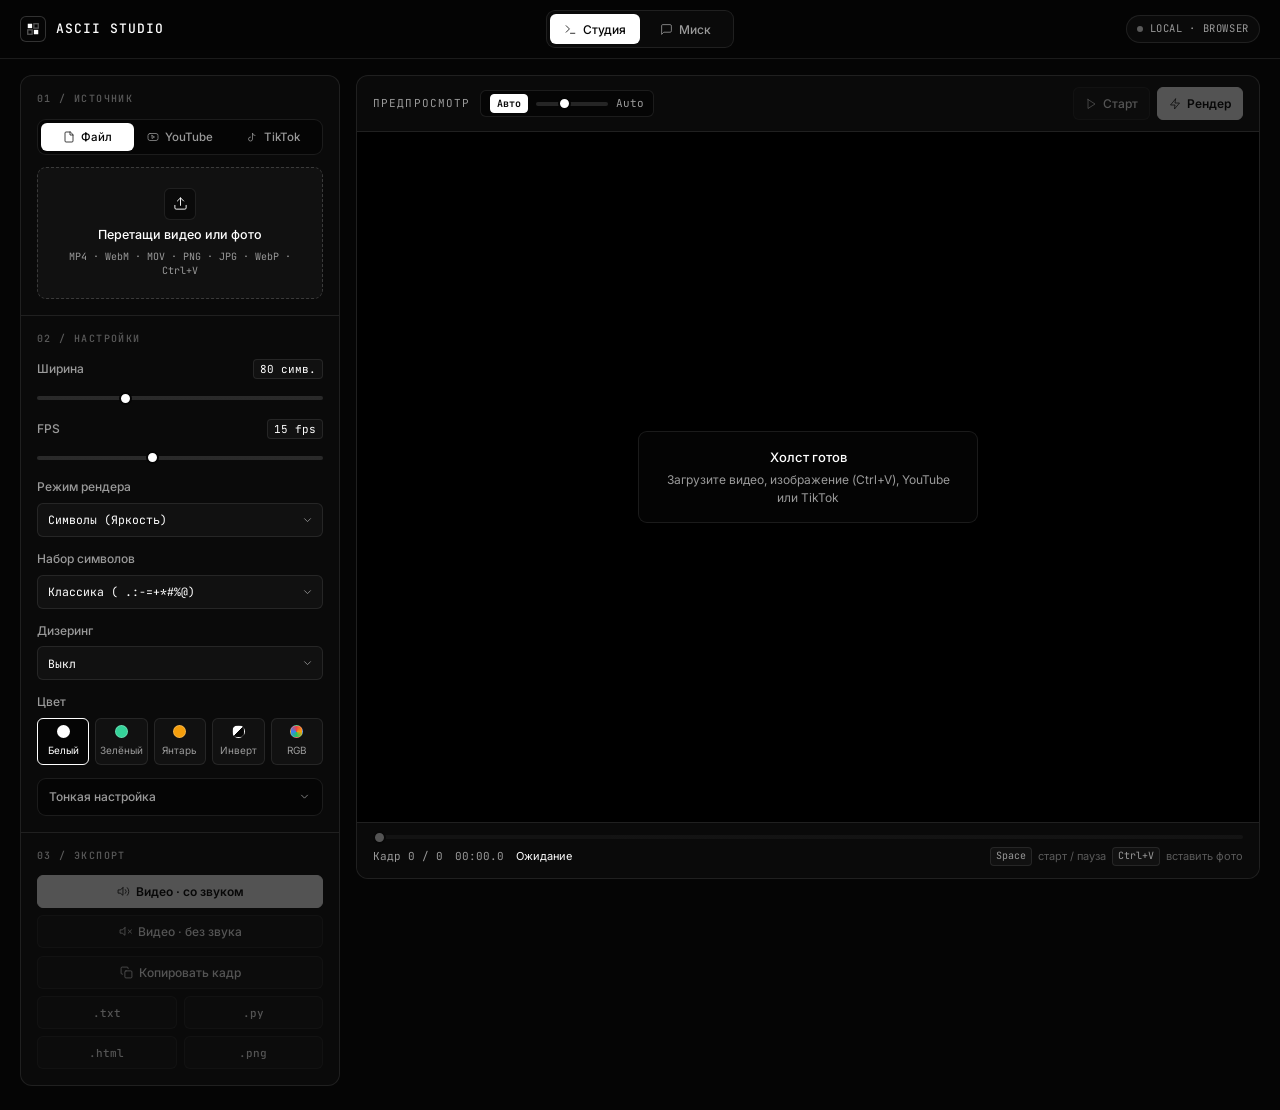
<file: ascii_studio_ascii_braille.html>
<!DOCTYPE html>
<html lang="ru">
<head>
  <meta charset="UTF-8">
  <meta name="viewport" content="width=device-width, initial-scale=1.0">
  <title>ASCII Studio — ASCII &amp; Braille конвертер</title>

  <!-- Inline Monochrome SVG Favicon -->
  <link rel="icon" type="image/svg+xml" href="data:image/svg+xml,%3Csvg xmlns='http://www.w3.org/2000/svg' viewBox='0 0 32 32'%3E%3Crect x='1' y='1' width='30' height='30' rx='6' fill='%23050505' stroke='%23ffffff' stroke-opacity='0.28' stroke-width='1.5'/%3E%3Crect x='7' y='7' width='8.5' height='8.5' fill='%23ffffff'/%3E%3Crect x='16.5' y='16.5' width='8.5' height='8.5' fill='%23ffffff'/%3E%3Crect x='16.5' y='7' width='8.5' height='8.5' fill='none' stroke='%23ffffff' stroke-opacity='0.28' stroke-width='1.5'/%3E%3Crect x='7' y='16.5' width='8.5' height='8.5' fill='none' stroke='%23ffffff' stroke-opacity='0.28' stroke-width='1.5'/%3E%3C/svg%3E">

  <!-- Google Fonts: Inter & JetBrains Mono -->
  <link rel="preconnect" href="https://fonts.googleapis.com">
  <link rel="preconnect" href="https://fonts.gstatic.com" crossorigin>
  <link href="https://fonts.googleapis.com/css2?family=Inter:wght@400;500;600&family=JetBrains+Mono:wght@400;500&display=swap" rel="stylesheet">

  <style>
    /* ==========================================================================
       DESIGN TOKENS — STRICT BLACK & WHITE MINIMALISM
       ========================================================================== */
    :root {
      --bg: #050505;
      --panel: #0A0A0A;
      --surface: #111111;
      --surface-hover: #171717;

      --border: rgba(255, 255, 255, 0.09);
      --border-hover: rgba(255, 255, 255, 0.18);
      --border-strong: rgba(255, 255, 255, 0.42);

      --text-primary: #FFFFFF;
      --text-secondary: #9A9A9A;
      --text-muted: #5A5A5A;

      --accent: #FFFFFF;
      --accent-fg: #050505;

      --font-sans: 'Inter', -apple-system, BlinkMacSystemFont, sans-serif;
      --font-mono: 'JetBrains Mono', ui-monospace, SFMono-Regular, Menlo, monospace;

      --ease: cubic-bezier(0.16, 1, 0.3, 1);
      --r-sm: 6px;
      --r-md: 9px;
      --r-lg: 12px;
    }

    /* ==========================================================================
       RESET & BASE
       ========================================================================== */
    *, *::before, *::after {
      margin: 0;
      padding: 0;
      box-sizing: border-box;
    }

    html, body {
      height: 100%;
    }

    body {
      background: var(--bg);
      color: var(--text-primary);
      font-family: var(--font-sans);
      font-size: 13px;
      line-height: 1.48;
      -webkit-font-smoothing: antialiased;
      -moz-osx-font-smoothing: grayscale;
      overflow-x: hidden;
      display: flex;
      flex-direction: column;
      min-height: 100vh;
    }

    .tabular {
      font-family: var(--font-mono);
      font-variant-numeric: tabular-nums;
    }

    :focus-visible {
      outline: 2px solid var(--accent);
      outline-offset: 2px;
    }

    ::-webkit-scrollbar {
      width: 6px;
      height: 6px;
    }
    ::-webkit-scrollbar-track {
      background: transparent;
    }
    ::-webkit-scrollbar-thumb {
      background: rgba(255, 255, 255, 0.14);
      border-radius: 3px;
    }
    ::-webkit-scrollbar-thumb:hover {
      background: rgba(255, 255, 255, 0.28);
    }

    /* ==========================================================================
       GPU-ONLY ANIMATIONS
       ========================================================================== */
    @keyframes fadeUp {
      from {
        opacity: 0;
        transform: translateY(6px);
      }
      to {
        opacity: 1;
        transform: translateY(0);
      }
    }

    @keyframes pulseDot {
      0%, 100% {
        opacity: 1;
        transform: scale(1);
      }
      50% {
        opacity: 0.3;
        transform: scale(0.75);
      }
    }

    @keyframes spin {
      to {
        transform: rotate(360deg);
      }
    }

    .anim-in {
      opacity: 0;
      animation: fadeUp 340ms var(--ease) forwards;
      will-change: transform, opacity;
    }
    .anim-d1 { animation-delay: 40ms; }
    .anim-d2 { animation-delay: 90ms; }

    .icon-spin {
      animation: spin 0.85s linear infinite;
    }

    /* ==========================================================================
       HEADER NAVIGATION
       ========================================================================== */
    .header {
      position: sticky;
      top: 0;
      z-index: 40;
      background: rgba(5, 5, 5, 0.90);
      backdrop-filter: blur(12px);
      -webkit-backdrop-filter: blur(12px);
      border-bottom: 1px solid var(--border);
    }

    .header-inner {
      max-width: 1520px;
      margin: 0 auto;
      padding: 10px 20px;
      display: grid;
      grid-template-columns: 1fr auto 1fr;
      align-items: center;
      gap: 16px;
    }

    .brand {
      display: inline-flex;
      align-items: center;
      gap: 10px;
      justify-self: start;
    }

    .brand-mark {
      width: 26px;
      height: 26px;
      border-radius: var(--r-sm);
      background: var(--bg);
      border: 1px solid var(--border-hover);
      display: grid;
      place-items: center;
      color: var(--accent);
      flex-shrink: 0;
    }

    .brand-name {
      font-family: var(--font-mono);
      font-size: 13px;
      font-weight: 500;
      letter-spacing: 0.08em;
      text-transform: uppercase;
      color: var(--text-primary);
    }

    .header-right {
      justify-self: end;
      display: inline-flex;
      align-items: center;
      gap: 10px;
    }

    .local-badge {
      display: inline-flex;
      align-items: center;
      gap: 7px;
      padding: 5px 10px;
      border-radius: 999px;
      background: var(--panel);
      border: 1px solid var(--border);
      font-family: var(--font-mono);
      font-size: 10.5px;
      letter-spacing: 0.06em;
      color: var(--text-secondary);
      white-space: nowrap;
    }

    .status-dot {
      width: 6px;
      height: 6px;
      border-radius: 50%;
      background: var(--text-muted);
      flex-shrink: 0;
      transition: background-color 200ms var(--ease);
    }

    .local-badge[data-state="ready"] .status-dot {
      background: var(--accent);
    }

    .local-badge[data-state="active"] .status-dot {
      background: var(--accent);
      animation: pulseDot 1s var(--ease) infinite;
    }

    .local-badge[data-state="error"] .status-dot {
      background: #E5534B;
    }

    /* ==========================================================================
       SEGMENTED CONTROLS (SLIDING WHITE INDICATOR)
       ========================================================================== */
    .segmented {
      position: relative;
      display: grid;
      padding: 3px;
      background: var(--panel);
      border: 1px solid var(--border);
      border-radius: var(--r-md);
    }

    .segmented-bg-dark {
      background: var(--bg);
    }

    .segmented-2 { grid-template-columns: repeat(2, 1fr); }
    .segmented-3 { grid-template-columns: repeat(3, 1fr); }

    .seg-indicator {
      position: absolute;
      top: 3px;
      left: 3px;
      height: calc(100% - 6px);
      background: var(--accent);
      border-radius: 6px;
      transform: translateX(0%);
      transition: transform 280ms var(--ease);
      will-change: transform;
      pointer-events: none;
    }

    .segmented-2 .seg-indicator { width: calc((100% - 6px) / 2); }
    .segmented-2[data-index="0"] .seg-indicator { transform: translateX(0%); }
    .segmented-2[data-index="1"] .seg-indicator { transform: translateX(100%); }

    .segmented-3 .seg-indicator { width: calc((100% - 6px) / 3); }
    .segmented-3[data-index="0"] .seg-indicator { transform: translateX(0%); }
    .segmented-3[data-index="1"] .seg-indicator { transform: translateX(100%); }
    .segmented-3[data-index="2"] .seg-indicator { transform: translateX(200%); }

    .seg-btn {
      position: relative;
      z-index: 1;
      display: inline-flex;
      align-items: center;
      justify-content: center;
      gap: 6px;
      height: 30px;
      padding: 0 14px;
      border: none;
      background: transparent;
      color: var(--text-secondary);
      font-family: var(--font-sans);
      font-size: 12px;
      font-weight: 500;
      cursor: pointer;
      border-radius: 6px;
      white-space: nowrap;
      transition: color 200ms var(--ease);
    }

    .seg-btn:hover {
      color: var(--text-primary);
    }

    .seg-btn.active {
      color: var(--accent-fg);
    }

    .seg-btn-sm {
      height: 28px;
      padding: 0 9px;
      font-size: 11.5px;
    }

    /* ==========================================================================
       WORKSPACES
       ========================================================================== */
    .main-container {
      flex: 1;
      width: 100%;
      max-width: 1520px;
      margin: 0 auto;
      padding: 16px 20px 24px;
    }

    .workspace {
      display: none;
      grid-template-columns: 320px minmax(0, 1fr);
      gap: 16px;
      align-items: start;
    }

    .workspace.active {
      display: grid;
      animation: fadeUp 260ms var(--ease);
    }

    .panel {
      background: var(--panel);
      border: 1px solid var(--border);
      border-radius: var(--r-lg);
      min-width: 0;
    }

    /* ==========================================================================
       SIDEBAR CONTROLS
       ========================================================================== */
    .sidebar {
      display: flex;
      flex-direction: column;
    }

    .section {
      padding: 16px;
      border-bottom: 1px solid var(--border);
    }

    .section:last-child {
      border-bottom: none;
    }

    .section-head {
      display: flex;
      align-items: center;
      justify-content: space-between;
      margin-bottom: 12px;
    }

    .section-title {
      font-family: var(--font-mono);
      font-size: 10px;
      font-weight: 500;
      letter-spacing: 0.14em;
      text-transform: uppercase;
      color: var(--text-muted);
    }

    .pill-tag {
      display: none;
      padding: 2px 7px;
      border-radius: 4px;
      background: var(--surface);
      border: 1px solid var(--border);
      font-family: var(--font-mono);
      font-size: 10px;
      color: var(--text-secondary);
    }

    .pill-tag.visible {
      display: inline-block;
    }

    .tab-pane {
      display: none;
      margin-top: 12px;
    }

    .tab-pane.active {
      display: block;
      animation: fadeUp 220ms var(--ease);
    }

    /* Dropzone */
    .dropzone {
      display: flex;
      flex-direction: column;
      align-items: center;
      justify-content: center;
      gap: 6px;
      padding: 20px 12px;
      border: 1px dashed rgba(255, 255, 255, 0.18);
      border-radius: var(--r-md);
      background: var(--surface);
      cursor: pointer;
      text-align: center;
      transition: border-color 180ms var(--ease),
                  background-color 180ms var(--ease),
                  transform 180ms var(--ease);
    }

    .dropzone:hover,
    .dropzone.dragover {
      border-color: var(--accent);
      background: var(--surface-hover);
    }

    .dropzone.dragover {
      transform: scale(0.985);
    }

    .dropzone-icon {
      width: 32px;
      height: 32px;
      border-radius: var(--r-sm);
      border: 1px solid var(--border);
      background: var(--panel);
      display: grid;
      place-items: center;
      color: var(--text-primary);
      transition: transform 220ms var(--ease);
    }

    .dropzone:hover .dropzone-icon {
      transform: translateY(-2px);
    }

    .dropzone-title {
      font-size: 12.5px;
      font-weight: 500;
      color: var(--text-primary);
    }

    .dropzone-hint {
      font-family: var(--font-mono);
      font-size: 10px;
      color: var(--text-secondary);
      line-height: 1.4;
    }

    .file-meta {
      margin-top: 10px;
      padding: 7px 10px;
      border-radius: var(--r-sm);
      background: var(--bg);
      border: 1px solid var(--border);
      display: none;
      align-items: center;
      justify-content: space-between;
      gap: 8px;
      font-family: var(--font-mono);
      font-size: 11px;
    }

    .file-meta.visible {
      display: flex;
      animation: fadeUp 200ms var(--ease);
    }

    .file-meta-name {
      color: var(--text-primary);
      overflow: hidden;
      text-overflow: ellipsis;
      white-space: nowrap;
    }

    .file-meta-info {
      color: var(--text-secondary);
      flex-shrink: 0;
    }

    /* Inputs & Selects */
    .stack {
      display: flex;
      flex-direction: column;
      gap: 9px;
    }

    .row-2 {
      display: grid;
      grid-template-columns: 1fr 1fr;
      gap: 8px;
    }

    .input,
    .select {
      width: 100%;
      height: 34px;
      padding: 0 10px;
      background: var(--surface);
      border: 1px solid var(--border);
      border-radius: var(--r-sm);
      color: var(--text-primary);
      font-family: var(--font-mono);
      font-size: 11.5px;
      transition: border-color 180ms var(--ease), background-color 180ms var(--ease);
    }

    .input::placeholder {
      color: var(--text-muted);
    }

    .input:hover,
    .select:hover {
      border-color: var(--border-hover);
    }

    .input:focus,
    .select:focus {
      outline: none;
      border-color: var(--accent);
      background: var(--bg);
    }

    .select-wrap {
      position: relative;
    }

    .select {
      appearance: none;
      -webkit-appearance: none;
      padding-right: 28px;
      cursor: pointer;
    }

    .select-chevron {
      position: absolute;
      right: 9px;
      top: 50%;
      transform: translateY(-50%);
      pointer-events: none;
      color: var(--text-secondary);
    }

    .feedback {
      display: none;
      padding: 8px 10px;
      border-radius: var(--r-sm);
      background: var(--bg);
      border: 1px solid var(--border);
      font-family: var(--font-mono);
      font-size: 11px;
      line-height: 1.45;
      color: var(--text-secondary);
    }

    .feedback.visible {
      display: block;
      animation: fadeUp 200ms var(--ease);
    }

    .feedback.is-error {
      border-color: rgba(229, 83, 75, 0.45);
      color: #F0F0F0;
    }

    .feedback-btn {
      margin-top: 7px;
      display: inline-flex;
      align-items: center;
      padding: 4px 9px;
      border: none;
      border-radius: 4px;
      background: var(--accent);
      color: var(--accent-fg);
      font-family: var(--font-sans);
      font-size: 11px;
      font-weight: 600;
      cursor: pointer;
      text-decoration: none;
      transition: opacity 160ms var(--ease);
    }

    .feedback-btn:hover {
      opacity: 0.86;
    }

    .feedback-actions {
      display: flex;
      flex-wrap: wrap;
      gap: 6px;
      margin-top: 8px;
    }

    .feedback-actions .feedback-btn {
      margin-top: 0;
    }

    .feedback-btn-ghost {
      background: var(--surface);
      color: var(--text-primary);
      border: 1px solid var(--border-hover);
      font-weight: 500;
    }

    .proxy-details {
      margin-top: 2px !important;
    }

    .proxy-summary-left {
      display: inline-flex;
      align-items: center;
      gap: 7px;
      min-width: 0;
    }

    .proxy-badge {
      display: none;
      padding: 1px 6px;
      border-radius: 4px;
      background: var(--accent);
      color: var(--accent-fg);
      font-family: var(--font-mono);
      font-size: 9.5px;
      font-weight: 600;
      letter-spacing: 0.03em;
    }

    .proxy-badge.visible {
      display: inline-block;
    }

    .proxy-hint {
      font-family: var(--font-mono);
      font-size: 10px;
      color: var(--text-muted);
      line-height: 1.45;
    }

    /* Parameters */
    .param {
      margin-bottom: 13px;
    }

    .param:last-child {
      margin-bottom: 0;
    }

    .param.is-dimmed {
      opacity: 0.38;
      pointer-events: none;
    }

    .param-head {
      display: flex;
      align-items: center;
      justify-content: space-between;
      margin-bottom: 7px;
      font-size: 12px;
    }

    .param-label {
      color: var(--text-secondary);
      font-weight: 500;
    }

    .param-val {
      font-size: 11px;
      color: var(--text-primary);
      background: var(--surface);
      border: 1px solid var(--border);
      padding: 1px 6px;
      border-radius: 4px;
    }

    /* Monochrome Range Slider */
    input[type="range"].range {
      -webkit-appearance: none;
      appearance: none;
      width: 100%;
      height: 4px;
      border-radius: 999px;
      background: linear-gradient(
        to right,
        var(--accent) 0%,
        var(--accent) var(--pct, 0%),
        rgba(255, 255, 255, 0.13) var(--pct, 0%),
        rgba(255, 255, 255, 0.13) 100%
      );
      outline: none;
      cursor: pointer;
    }

    input[type="range"].range:disabled {
      opacity: 0.3;
      cursor: not-allowed;
    }

    input[type="range"].range::-webkit-slider-thumb {
      -webkit-appearance: none;
      appearance: none;
      width: 13px;
      height: 13px;
      border-radius: 50%;
      background: var(--accent);
      border: 2px solid var(--bg);
      cursor: pointer;
      transition: transform 150ms var(--ease);
    }

    input[type="range"].range:not(:disabled):hover::-webkit-slider-thumb,
    input[type="range"].range:not(:disabled):active::-webkit-slider-thumb {
      transform: scale(1.22);
    }

    input[type="range"].range::-moz-range-thumb {
      width: 13px;
      height: 13px;
      border-radius: 50%;
      background: var(--accent);
      border: 2px solid var(--bg);
      cursor: pointer;
      transition: transform 150ms var(--ease);
    }

    /* Color Swatches */
    .color-grid {
      display: grid;
      grid-template-columns: repeat(5, 1fr);
      gap: 6px;
    }

    .color-chip {
      position: relative;
      display: flex;
      flex-direction: column;
      align-items: center;
      gap: 5px;
      padding: 6px 3px;
      background: var(--surface);
      border: 1px solid var(--border);
      border-radius: var(--r-sm);
      cursor: pointer;
      font-size: 10px;
      color: var(--text-secondary);
      user-select: none;
      transition: border-color 180ms var(--ease), color 180ms var(--ease), transform 120ms var(--ease);
    }

    .color-chip:hover {
      border-color: var(--border-hover);
      color: var(--text-primary);
    }

    .color-chip:active {
      transform: scale(0.96);
    }

    .color-chip input {
      position: absolute;
      opacity: 0;
      pointer-events: none;
    }

    .color-chip:has(input:checked) {
      border-color: var(--accent);
      background: var(--bg);
      color: var(--text-primary);
    }

    .dot-swatch {
      width: 13px;
      height: 13px;
      border-radius: 50%;
      border: 1px solid rgba(255, 255, 255, 0.24);
    }

    /* Collapsible Fine-Tuning (<details>) */
    details.fine-tune {
      margin-top: 12px;
      border: 1px solid var(--border);
      border-radius: var(--r-md);
      background: var(--bg);
      overflow: hidden;
    }

    details.fine-tune summary {
      list-style: none;
      display: flex;
      align-items: center;
      justify-content: space-between;
      padding: 9px 11px;
      font-size: 12px;
      font-weight: 500;
      color: var(--text-secondary);
      cursor: pointer;
      user-select: none;
      transition: color 180ms var(--ease), background-color 180ms var(--ease);
    }

    details.fine-tune summary::-webkit-details-marker {
      display: none;
    }

    details.fine-tune summary:hover {
      color: var(--text-primary);
      background: var(--surface);
    }

    details.fine-tune summary svg {
      transition: transform 220ms var(--ease);
    }

    details.fine-tune[open] summary svg {
      transform: rotate(180deg);
    }

    .fine-tune-body {
      padding: 12px 11px;
      border-top: 1px solid var(--border);
      display: flex;
      flex-direction: column;
      gap: 11px;
    }

    /* Toggle Switch */
    .toggle-row {
      display: flex;
      align-items: center;
      justify-content: space-between;
      gap: 10px;
      padding: 7px 10px;
      background: var(--surface);
      border: 1px solid var(--border);
      border-radius: var(--r-sm);
      cursor: pointer;
      user-select: none;
      transition: border-color 180ms var(--ease);
    }

    .toggle-row:hover {
      border-color: var(--border-hover);
    }

    .toggle-text {
      font-size: 11.5px;
      color: var(--text-primary);
    }

    .switch {
      position: relative;
      width: 32px;
      height: 17px;
      flex-shrink: 0;
    }

    .switch input {
      position: absolute;
      opacity: 0;
      width: 0;
      height: 0;
    }

    .switch-track {
      position: absolute;
      inset: 0;
      border-radius: 999px;
      background: var(--bg);
      border: 1px solid var(--border-hover);
      transition: background-color 200ms var(--ease), border-color 200ms var(--ease);
    }

    .switch-thumb {
      position: absolute;
      top: 2px;
      left: 2px;
      width: 11px;
      height: 11px;
      border-radius: 50%;
      background: var(--text-secondary);
      transform: translateX(0);
      transition: transform 220ms var(--ease), background-color 200ms var(--ease);
      will-change: transform;
    }

    .switch input:checked + .switch-track {
      background: var(--accent);
      border-color: var(--accent);
    }

    .switch input:checked + .switch-track .switch-thumb {
      transform: translateX(15px);
      background: var(--accent-fg);
    }

    /* ==========================================================================
       BUTTONS
       ========================================================================== */
    .btn {
      display: inline-flex;
      align-items: center;
      justify-content: center;
      gap: 6px;
      height: 33px;
      padding: 0 11px;
      background: var(--surface);
      color: var(--text-primary);
      border: 1px solid var(--border);
      border-radius: var(--r-sm);
      font-family: var(--font-sans);
      font-size: 12px;
      font-weight: 500;
      cursor: pointer;
      white-space: nowrap;
      transition: background-color 160ms var(--ease),
                  border-color 160ms var(--ease),
                  color 160ms var(--ease),
                  transform 120ms var(--ease),
                  opacity 160ms var(--ease);
    }

    .btn:hover:not(:disabled) {
      border-color: var(--border-hover);
      background: var(--surface-hover);
    }

    .btn:active:not(:disabled) {
      transform: scale(0.98);
    }

    .btn:disabled {
      opacity: 0.30;
      cursor: not-allowed;
    }

    .btn-primary {
      background: var(--accent);
      color: var(--accent-fg);
      border-color: var(--accent);
      font-weight: 600;
    }

    .btn-primary:hover:not(:disabled) {
      background: #E8E8E8;
      border-color: #E8E8E8;
      color: var(--accent-fg);
    }

    .btn-cancel {
      background: transparent;
      color: var(--text-primary);
      border-color: var(--accent);
    }

    .btn-full {
      width: 100%;
    }

    .btn-mono {
      font-family: var(--font-mono);
      font-size: 11px;
    }

    .export-grid {
      display: grid;
      grid-template-columns: repeat(2, 1fr);
      gap: 7px;
    }

    .export-grid .btn-wide {
      grid-column: span 2;
    }

    .export-video-row {
      display: grid;
      grid-template-columns: 1fr;
      gap: 7px;
      margin-bottom: 8px;
    }

    .video-export-box {
      display: none;
      flex-direction: column;
      gap: 7px;
      margin-bottom: 8px;
      padding: 9px 10px;
      border-radius: var(--r-sm);
      background: var(--bg);
      border: 1px solid var(--border-hover);
    }

    .video-export-box.visible {
      display: flex;
      animation: fadeUp 200ms var(--ease);
    }

    .video-export-head {
      display: flex;
      align-items: center;
      justify-content: space-between;
      gap: 8px;
      font-size: 11px;
      color: var(--text-primary);
    }

    .video-export-bar {
      width: 100%;
      height: 3px;
      border-radius: 999px;
      background: rgba(255, 255, 255, 0.10);
      overflow: hidden;
    }

    .video-export-fill {
      width: 100%;
      height: 100%;
      background: var(--accent);
      transform-origin: left center;
      transform: scaleX(0);
      will-change: transform;
    }

    /* ==========================================================================
       STUDIO PREVIEW PANEL
       ========================================================================== */
    .viewport-panel {
      display: flex;
      flex-direction: column;
      min-height: calc(100vh - 96px);
    }

    .viewport-header {
      padding: 11px 16px;
      border-bottom: 1px solid var(--border);
      display: flex;
      align-items: center;
      justify-content: space-between;
      gap: 12px;
      flex-wrap: wrap;
    }

    .viewport-left {
      display: flex;
      align-items: center;
      gap: 10px;
      flex-wrap: wrap;
    }

    .viewport-title {
      font-family: var(--font-mono);
      font-size: 11px;
      letter-spacing: 0.1em;
      text-transform: uppercase;
      color: var(--text-secondary);
    }

    .dim-badge {
      display: none;
      padding: 2px 8px;
      border-radius: 4px;
      background: var(--surface);
      border: 1px solid var(--border);
      font-size: 11px;
      color: var(--text-primary);
    }

    .dim-badge.visible {
      display: inline-block;
    }

    .scale-ctrl {
      display: inline-flex;
      align-items: center;
      gap: 8px;
      padding: 3px 9px;
      border-radius: var(--r-sm);
      background: var(--bg);
      border: 1px solid var(--border);
      font-size: 11px;
      color: var(--text-secondary);
    }

    .scale-ctrl input[type="range"] {
      width: 72px;
    }

    .scale-auto-btn {
      padding: 2px 6px;
      border-radius: 4px;
      border: 1px solid var(--border);
      background: var(--surface);
      color: var(--text-secondary);
      font-family: var(--font-mono);
      font-size: 10px;
      cursor: pointer;
      transition: all 160ms var(--ease);
    }

    .scale-auto-btn.active {
      background: var(--accent);
      border-color: var(--accent);
      color: var(--accent-fg);
      font-weight: 600;
    }

    .toolbar {
      display: flex;
      align-items: center;
      gap: 7px;
      flex-wrap: wrap;
    }

    .stage {
      position: relative;
      flex: 1;
      min-height: 460px;
      background: #000000;
      overflow: auto;
      display: flex;
      align-items: center;
      justify-content: center;
      padding: 18px;
      transition: background-color 200ms var(--ease);
    }

    .stage.is-invert {
      background: #FFFFFF;
    }

    .progress-track {
      position: absolute;
      top: 0;
      left: 0;
      right: 0;
      height: 2px;
      background: rgba(255, 255, 255, 0.08);
      z-index: 12;
      opacity: 0;
      transition: opacity 200ms var(--ease);
      pointer-events: none;
    }

    .progress-track.active {
      opacity: 1;
    }

    .progress-fill {
      width: 100%;
      height: 100%;
      background: var(--accent);
      transform-origin: left center;
      transform: scaleX(0);
      will-change: transform;
    }

    .ascii-output {
      margin: 0;
      font-family: var(--font-mono);
      font-size: 10px;
      line-height: 1.05;
      letter-spacing: 0;
      white-space: pre;
      color: #FFFFFF;
      user-select: text;
      transition: color 180ms var(--ease);
    }

    .ascii-output[data-color="white"]  { color: #FFFFFF; }
    .ascii-output[data-color="green"]  { color: #34D399; }
    .ascii-output[data-color="amber"]  { color: #F59E0B; }
    .ascii-output[data-color="invert"] { color: #050505; }

    /* Empty Ambient Wave State */
    .empty-state {
      position: absolute;
      inset: 0;
      display: flex;
      align-items: center;
      justify-content: center;
      overflow: hidden;
      background: #000000;
      z-index: 5;
      transition: opacity 260ms var(--ease);
    }

    .empty-state.hidden {
      opacity: 0;
      pointer-events: none;
    }

    .ambient-wave {
      position: absolute;
      inset: 0;
      margin: 0;
      display: flex;
      align-items: center;
      justify-content: center;
      font-family: var(--font-mono);
      font-size: 12px;
      line-height: 1.15;
      color: rgba(255, 255, 255, 0.11);
      white-space: pre;
      user-select: none;
      pointer-events: none;
      overflow: hidden;
    }

    .empty-card {
      position: relative;
      z-index: 2;
      padding: 16px 22px;
      border-radius: var(--r-md);
      background: rgba(5, 5, 5, 0.88);
      border: 1px solid var(--border);
      backdrop-filter: blur(8px);
      -webkit-backdrop-filter: blur(8px);
      text-align: center;
      max-width: 340px;
    }

    .empty-title {
      font-size: 13px;
      font-weight: 500;
      color: var(--text-primary);
      margin-bottom: 4px;
    }

    .empty-sub {
      font-size: 12px;
      color: var(--text-secondary);
    }

    /* Timeline */
    .timeline {
      padding: 12px 16px;
      border-top: 1px solid var(--border);
      background: var(--panel);
      border-radius: 0 0 var(--r-lg) var(--r-lg);
      display: flex;
      flex-direction: column;
      gap: 8px;
    }

    .timeline-row {
      display: flex;
      align-items: center;
      justify-content: space-between;
      gap: 12px;
      font-size: 11px;
      color: var(--text-secondary);
      flex-wrap: wrap;
    }

    .timeline-left {
      display: flex;
      align-items: center;
      gap: 12px;
    }

    .kbd-hints {
      display: inline-flex;
      align-items: center;
      gap: 6px;
      color: var(--text-muted);
    }

    kbd {
      font-family: var(--font-mono);
      font-size: 10px;
      padding: 1px 5px;
      border-radius: 4px;
      background: var(--surface);
      border: 1px solid var(--border);
      color: var(--text-secondary);
    }

    /* ==========================================================================
       MISC WORKSPACE — PHOTOS ONLY (STEAM / TELEGRAM / DISCORD)
       ========================================================================== */
    .misc-stage {
      flex: 1;
      min-height: 500px;
      background: #060606;
      padding: 20px;
      display: flex;
      flex-direction: column;
      align-items: center;
      gap: 16px;
      overflow: auto;
      position: relative;
    }

    .misc-diag {
      width: 100%;
      max-width: 660px;
      padding: 13px 15px;
      border-radius: var(--r-md);
      background: var(--panel);
      border: 1px solid var(--border);
      display: flex;
      flex-direction: column;
      gap: 10px;
    }

    .misc-diag-top {
      display: flex;
      align-items: center;
      justify-content: space-between;
      gap: 10px;
      flex-wrap: wrap;
    }

    .misc-chips {
      display: flex;
      align-items: center;
      gap: 8px;
      flex-wrap: wrap;
    }

    .chip {
      display: inline-flex;
      align-items: center;
      gap: 5px;
      padding: 3px 8px;
      border-radius: 4px;
      background: var(--surface);
      border: 1px solid var(--border);
      font-size: 11px;
      color: var(--text-primary);
    }

    .chip.is-warn {
      border-color: rgba(245, 158, 11, 0.5);
      color: #FBBF24;
    }

    .chip.is-danger {
      border-color: rgba(229, 83, 75, 0.65);
      color: #FF7B72;
    }

    .limit-bar-track {
      width: 100%;
      height: 3px;
      border-radius: 999px;
      background: rgba(255, 255, 255, 0.08);
      overflow: hidden;
    }

    .limit-bar-fill {
      width: 100%;
      height: 100%;
      background: var(--accent);
      transform-origin: left center;
      transform: scaleX(0);
      transition: transform 220ms var(--ease), background-color 200ms var(--ease);
    }

    .limit-bar-fill.is-warn { background: #F59E0B; }
    .limit-bar-fill.is-danger { background: #E5534B; }

    .misc-platform-opts {
      display: flex;
      align-items: center;
      justify-content: space-between;
      gap: 10px;
      flex-wrap: wrap;
      padding-top: 8px;
      border-top: 1px solid var(--border);
    }

    .misc-warnings {
      display: none;
      flex-direction: column;
      gap: 4px;
      padding-top: 6px;
      border-top: 1px solid var(--border);
    }

    .misc-warnings.visible {
      display: flex;
    }

    .warn-line {
      font-size: 11px;
      color: #FBBF24;
      line-height: 1.4;
    }

    .warn-line.is-danger {
      color: #FF7B72;
    }

    .platform-pane {
      display: none;
      width: 100%;
      max-width: 660px;
    }

    .platform-pane.active {
      display: block;
      animation: fadeUp 220ms var(--ease);
    }

    /* --- 1. STEAM MOCKUP --- */
    .steam-shell {
      background: #1b2838;
      border: 1px solid rgba(255, 255, 255, 0.08);
      border-radius: 4px;
      padding: 16px;
      box-shadow: 0 10px 28px rgba(0, 0, 0, 0.45);
    }

    .steam-bar {
      display: flex;
      align-items: center;
      justify-content: space-between;
      padding-bottom: 9px;
      margin-bottom: 10px;
      border-bottom: 1px solid rgba(255, 255, 255, 0.07);
      font-family: Arial, Helvetica, sans-serif;
      font-size: 12px;
      color: #8f98a0;
    }

    .steam-comment {
      display: flex;
      align-items: flex-start;
      gap: 11px;
      padding: 10px 12px;
      background: #16202d;
      border-top: 1px solid rgba(255, 255, 255, 0.06);
      border-radius: 2px;
    }

    .steam-avatar {
      width: 34px;
      height: 34px;
      flex-shrink: 0;
      border: 2px solid #57cbde;
      background: #101822;
      display: grid;
      place-items: center;
      color: #66c0f4;
      font-family: var(--font-mono);
      font-size: 11px;
      font-weight: 600;
    }

    .steam-body {
      flex: 1;
      min-width: 0;
    }

    .steam-author-row {
      display: flex;
      align-items: baseline;
      gap: 8px;
      margin-bottom: 4px;
      font-family: Arial, Helvetica, sans-serif;
    }

    .steam-nick {
      color: #66c0f4;
      font-size: 13px;
      font-weight: 600;
      outline: none;
      padding: 0 2px;
      border-radius: 2px;
    }

    .steam-nick:focus {
      background: rgba(102, 192, 244, 0.14);
    }

    .steam-date {
      color: #56707f;
      font-size: 11px;
    }

    .steam-text {
      max-width: 580px;
      max-height: 396px; /* ~22 lines * 18px */
      overflow-y: auto;
      overflow-x: hidden;
      font-family: Arial, Helvetica, sans-serif;
      font-size: 13px;
      line-height: 18px;
      color: #acb2b8;
      white-space: pre-line; /* Collapses regular ASCII spaces like real Steam */
      word-wrap: break-word;
      overflow-wrap: break-word;
      user-select: text;
    }

    /* --- 2. TELEGRAM MOCKUP --- */
    .tg-shell {
      background: #0e1621;
      border: 1px solid rgba(255, 255, 255, 0.08);
      border-radius: 10px;
      padding: 18px;
      box-shadow: 0 10px 28px rgba(0, 0, 0, 0.45);
      display: flex;
      flex-direction: column;
      align-items: flex-end;
    }

    .tg-header {
      width: 100%;
      display: flex;
      align-items: center;
      justify-content: space-between;
      padding-bottom: 10px;
      margin-bottom: 14px;
      border-bottom: 1px solid rgba(255, 255, 255, 0.06);
      font-size: 12px;
      color: #708499;
    }

    .tg-bubble {
      background: #182533;
      border-radius: 12px 12px 3px 12px;
      padding: 10px 12px 8px;
      color: #f5f5f5;
      max-width: 100%;
      overflow-x: hidden;
      transition: width 240ms var(--ease);
    }

    .tg-bubble[data-device="mobile"] {
      width: 295px;
    }

    .tg-bubble[data-device="desktop"] {
      width: 490px;
    }

    .tg-text {
      margin: 0;
      font-size: 12.5px;
      line-height: 1.25;
      white-space: pre-wrap;
      word-break: break-all;
      user-select: text;
    }

    .tg-text.is-mono {
      font-family: var(--font-mono);
      font-size: 11px;
      line-height: 1.15;
      background: rgba(0, 0, 0, 0.24);
      padding: 8px 9px;
      border-radius: 6px;
      color: #e2edf8;
    }

    .tg-text.is-braille {
      font-family: -apple-system, BlinkMacSystemFont, 'Segoe UI', Roboto, sans-serif;
      font-size: 13px;
      line-height: 1.18;
    }

    .tg-meta {
      display: flex;
      align-items: center;
      justify-content: flex-end;
      gap: 4px;
      margin-top: 6px;
      font-size: 10.5px;
      color: #6c7f93;
    }

    .tg-checks {
      color: #5eb5f7;
    }

    /* --- 3. DISCORD MOCKUP --- */
    .dc-shell {
      background: #313338;
      border: 1px solid rgba(255, 255, 255, 0.08);
      border-radius: 8px;
      padding: 18px;
      box-shadow: 0 10px 28px rgba(0, 0, 0, 0.45);
      font-family: 'gg sans', 'Inter', 'Helvetica Neue', sans-serif;
    }

    .dc-msg {
      display: flex;
      align-items: flex-start;
      gap: 14px;
    }

    .dc-avatar {
      width: 40px;
      height: 40px;
      border-radius: 50%;
      background: #1e1f22;
      border: 1px solid rgba(255, 255, 255, 0.12);
      flex-shrink: 0;
      display: grid;
      place-items: center;
      color: #dbdee1;
      font-family: var(--font-mono);
      font-size: 13px;
      font-weight: 600;
    }

    .dc-body {
      flex: 1;
      min-width: 0;
    }

    .dc-author-row {
      display: flex;
      align-items: baseline;
      gap: 8px;
      margin-bottom: 5px;
    }

    .dc-nick {
      color: #f2f3f5;
      font-size: 15px;
      font-weight: 500;
      outline: none;
    }

    .dc-time {
      color: #949ba4;
      font-size: 11.5px;
    }

    .dc-codeblock {
      margin: 0;
      padding: 10px 12px;
      border-radius: 5px;
      background: #2b2d31;
      border: 1px solid #1e1f22;
      font-family: var(--font-mono);
      font-size: 11.5px;
      line-height: 1.15;
      color: #dbdee1;
      white-space: pre;
      overflow-x: auto;
      user-select: text;
    }

    .dc-plain {
      margin: 0;
      font-size: 14px;
      line-height: 1.2;
      color: #dbdee1;
      white-space: pre-wrap;
      word-break: break-word;
      user-select: text;
    }

    .misc-empty {
      width: 100%;
      max-width: 660px;
      padding: 46px 20px;
      border-radius: var(--r-md);
      border: 1px dashed var(--border-hover);
      background: var(--panel);
      text-align: center;
      color: var(--text-secondary);
    }

    .misc-empty.hidden {
      display: none;
    }

    /* ==========================================================================
       RESPONSIVE
       ========================================================================== */
    @media (max-width: 980px) {
      .header-inner {
        grid-template-columns: 1fr auto;
        padding: 10px 14px;
      }

      .header-right {
        display: none;
      }

      .main-container {
        padding: 12px 14px 20px;
      }

      .workspace.active {
        grid-template-columns: 1fr;
      }

      .viewport-panel {
        min-height: 520px;
      }

      .stage {
        min-height: 360px;
      }

      .kbd-hints {
        display: none;
      }

      .tg-bubble[data-device="desktop"] {
        width: 100%;
      }
    }

    @media (prefers-reduced-motion: reduce) {
      *, *::before, *::after {
        animation-duration: 0.01ms !important;
        animation-iteration-count: 1 !important;
        transition-duration: 0.01ms !important;
      }
      .anim-in {
        opacity: 1;
        transform: none;
      }
    }
  </style>
</head>
<body>

  <!-- ========================================================================
       HEADER NAVIGATION
       ======================================================================== -->
  <header class="header anim-in">
    <div class="header-inner">
      <div class="brand">
        <div class="brand-mark" aria-hidden="true">
          <svg width="14" height="14" viewBox="0 0 16 16" fill="none">
            <rect x="2" y="2" width="5" height="5" fill="currentColor"/>
            <rect x="9" y="9" width="5" height="5" fill="currentColor"/>
            <rect x="9" y="2" width="5" height="5" stroke="currentColor" stroke-opacity="0.32" stroke-width="1.5"/>
            <rect x="2" y="9" width="5" height="5" stroke="currentColor" stroke-opacity="0.32" stroke-width="1.5"/>
          </svg>
        </div>
        <span class="brand-name">ASCII Studio</span>
      </div>

      <!-- Main Workspace Switcher: Студия | Миск -->
      <nav class="segmented segmented-2" id="mainNav" data-index="0" role="tablist" aria-label="Рабочее пространство">
        <div class="seg-indicator" aria-hidden="true"></div>
        <button type="button" class="seg-btn active" data-ws="studio" data-index="0" role="tab" aria-selected="true">
          <svg width="13" height="13" viewBox="0 0 24 24" fill="none" stroke="currentColor" stroke-width="1.5" stroke-linecap="round" stroke-linejoin="round" aria-hidden="true">
            <polyline points="4 17 10 11 4 5"/>
            <line x1="12" y1="19" x2="20" y2="19"/>
          </svg>
          <span>Студия</span>
        </button>
        <button type="button" class="seg-btn" data-ws="misc" data-index="1" role="tab" aria-selected="false">
          <svg width="13" height="13" viewBox="0 0 24 24" fill="none" stroke="currentColor" stroke-width="1.5" stroke-linecap="round" stroke-linejoin="round" aria-hidden="true">
            <path d="M21 15a2 2 0 0 1-2 2H7l-4 4V5a2 2 0 0 1 2-2h14a2 2 0 0 1 2 2z"/>
          </svg>
          <span>Миск</span>
        </button>
      </nav>

      <div class="header-right">
        <div class="local-badge" id="globalStatusBadge" data-state="idle" role="status" aria-live="polite">
          <span class="status-dot" aria-hidden="true"></span>
          <span id="globalStatusText">LOCAL · BROWSER</span>
        </div>
      </div>
    </div>
  </header>

  <main class="main-container">

    <!-- ======================================================================
         WORKSPACE 1: СТУДИЯ (VIDEO + PHOTO + YOUTUBE + TIKTOK)
         ====================================================================== -->
    <div class="workspace active" id="ws-studio">

      <!-- STUDIO SIDEBAR -->
      <aside class="panel sidebar anim-in anim-d1">

        <!-- 01 / SOURCE -->
        <section class="section">
          <div class="section-head">
            <span class="section-title">01 / Источник</span>
            <span class="pill-tag" id="studioMediaPill"></span>
          </div>

          <div class="segmented segmented-3 segmented-bg-dark" id="sourceTabs" data-index="0" role="tablist">
            <div class="seg-indicator" aria-hidden="true"></div>
            <button type="button" class="seg-btn seg-btn-sm active" data-tab="file" data-index="0" role="tab" aria-selected="true">
              <svg width="12" height="12" viewBox="0 0 24 24" fill="none" stroke="currentColor" stroke-width="1.5" stroke-linecap="round" stroke-linejoin="round" aria-hidden="true">
                <path d="M14 2H6a2 2 0 0 0-2 2v16a2 2 0 0 0 2 2h12a2 2 0 0 0 2-2V8z"/>
                <polyline points="14 2 14 8 20 8"/>
              </svg>
              <span>Файл</span>
            </button>
            <button type="button" class="seg-btn seg-btn-sm" data-tab="youtube" data-index="1" role="tab" aria-selected="false">
              <svg width="12" height="12" viewBox="0 0 24 24" fill="none" stroke="currentColor" stroke-width="1.5" stroke-linecap="round" stroke-linejoin="round" aria-hidden="true">
                <rect x="2" y="5" width="20" height="14" rx="4"/>
                <polygon points="10 9 15 12 10 15 10 9"/>
              </svg>
              <span>YouTube</span>
            </button>
            <button type="button" class="seg-btn seg-btn-sm" data-tab="tiktok" data-index="2" role="tab" aria-selected="false">
              <svg width="12" height="12" viewBox="0 0 24 24" fill="none" stroke="currentColor" stroke-width="1.5" stroke-linecap="round" stroke-linejoin="round" aria-hidden="true">
                <path d="M9 12a4 4 0 1 0 4 4V4a5 5 0 0 0 5 5"/>
              </svg>
              <span>TikTok</span>
            </button>
          </div>

          <!-- SOURCE: FILE -->
          <div class="tab-pane active" id="src-file">
            <label class="dropzone" id="studioDropzone" tabindex="0">
              <input type="file" id="studioFileInput" accept="video/*,image/*" hidden>
              <div class="dropzone-icon" aria-hidden="true">
                <svg width="15" height="15" viewBox="0 0 24 24" fill="none" stroke="currentColor" stroke-width="1.5" stroke-linecap="round" stroke-linejoin="round">
                  <path d="M21 15v4a2 2 0 0 1-2 2H5a2 2 0 0 1-2-2v-4"/>
                  <polyline points="17 8 12 3 7 8"/>
                  <line x1="12" y1="3" x2="12" y2="15"/>
                </svg>
              </div>
              <span class="dropzone-title">Перетащи видео или фото</span>
              <span class="dropzone-hint">MP4 · WebM · MOV · PNG · JPG · WebP · Ctrl+V</span>
            </label>
            <div class="file-meta" id="studioFileMeta">
              <span class="file-meta-name" id="studioFileName"></span>
              <span class="file-meta-info tabular" id="studioFileInfo"></span>
            </div>
          </div>

          <!-- SOURCE: YOUTUBE -->
          <div class="tab-pane" id="src-youtube">
            <div class="stack">
              <input type="url" id="ytUrl" class="input" placeholder="https://youtu.be/... или youtube.com/watch?v=..." autocomplete="off">
              <div class="row-2">
                <button type="button" id="ytVideoBtn" class="btn btn-primary">
                  <svg id="ytVideoIcon" width="12" height="12" viewBox="0 0 24 24" fill="none" stroke="currentColor" stroke-width="1.5" stroke-linecap="round" stroke-linejoin="round" aria-hidden="true">
                    <polygon points="5 3 19 12 5 21 5 3"/>
                  </svg>
                  <span id="ytVideoLabel">Видео</span>
                </button>
                <button type="button" id="ytThumbBtn" class="btn">
                  <svg width="12" height="12" viewBox="0 0 24 24" fill="none" stroke="currentColor" stroke-width="1.5" stroke-linecap="round" stroke-linejoin="round" aria-hidden="true">
                    <rect x="3" y="3" width="18" height="18" rx="2"/>
                    <circle cx="8.5" cy="8.5" r="1.5"/>
                    <polyline points="21 15 16 10 5 21"/>
                  </svg>
                  <span>Обложка (HD)</span>
                </button>
              </div>

              <details class="fine-tune proxy-details" id="ytProxyDetails">
                <summary>
                  <span class="proxy-summary-left">
                    <span>Свой прокси (Cloudflare Worker)</span>
                    <span class="proxy-badge" id="ytProxyBadge">подключён</span>
                  </span>
                  <svg width="13" height="13" viewBox="0 0 24 24" fill="none" stroke="currentColor" stroke-width="1.5"><polyline points="6 9 12 15 18 9"/></svg>
                </summary>
                <div class="fine-tune-body" style="gap:7px;">
                  <input type="url" id="ytProxyInput" class="input" placeholder="https://ascii-yt-proxy.user.workers.dev" autocomplete="off">
                  <div class="proxy-hint">Сохраняется локально. Поддерживает Worker (/?yt=ID), прямой видеопоток или Cobalt API.</div>
                </div>
              </details>

              <div class="feedback" id="ytFeedback" role="alert"></div>
            </div>
          </div>

          <!-- SOURCE: TIKTOK -->
          <div class="tab-pane" id="src-tiktok">
            <div class="stack">
              <input type="url" id="ttUrl" class="input" placeholder="https://www.tiktok.com/@user/video/..." autocomplete="off">
              <button type="button" id="ttFetchBtn" class="btn btn-primary btn-full">
                <svg id="ttIcon" width="13" height="13" viewBox="0 0 24 24" fill="none" stroke="currentColor" stroke-width="1.5" stroke-linecap="round" stroke-linejoin="round" aria-hidden="true">
                  <path d="M21 15v4a2 2 0 0 1-2 2H5a2 2 0 0 1-2-2v-4"/>
                  <polyline points="7 10 12 15 17 10"/>
                  <line x1="12" y1="15" x2="12" y2="3"/>
                </svg>
                <span id="ttLabel">Получить видео</span>
              </button>
              <div class="feedback" id="ttFeedback" role="alert"></div>
            </div>
          </div>
        </section>

        <!-- 02 / PARAMETERS -->
        <section class="section">
          <div class="section-head">
            <span class="section-title">02 / Настройки</span>
          </div>

          <div class="param">
            <div class="param-head">
              <label for="stWidth" class="param-label">Ширина</label>
              <span class="param-val tabular" id="stWidthVal">80 симв.</span>
            </div>
            <input type="range" id="stWidth" class="range" min="20" max="220" value="80">
          </div>

          <div class="param" id="stFpsWrap">
            <div class="param-head">
              <label for="stFps" class="param-label">FPS</label>
              <span class="param-val tabular" id="stFpsVal">15 fps</span>
            </div>
            <input type="range" id="stFps" class="range" min="5" max="30" value="15">
          </div>

          <div class="param">
            <div class="param-head">
              <label for="stMode" class="param-label">Режим рендера</label>
            </div>
            <div class="select-wrap">
              <select id="stMode" class="select">
                <option value="brightness">Символы (Яркость)</option>
                <option value="braille">Брайль 2×4 (Unicode)</option>
                <option value="sobel">Контуры (Sobel)</option>
                <option value="hybrid">Гибрид (Sobel + Яркость)</option>
              </select>
              <svg class="select-chevron" width="13" height="13" viewBox="0 0 24 24" fill="none" stroke="currentColor" stroke-width="1.5"><polyline points="6 9 12 15 18 9"/></svg>
            </div>
          </div>

          <div class="param" id="stCharsetWrap">
            <div class="param-head">
              <label for="stCharset" class="param-label">Набор символов</label>
            </div>
            <div class="select-wrap">
              <select id="stCharset" class="select">
                <option value="classic">Классика ( .:-=+*#%@)</option>
                <option value="detailed">Детальный (70 символов)</option>
                <option value="contrast">Контраст ( .-+*#@)</option>
                <option value="blocks">Блоки ( ░▒▓█)</option>
                <option value="halfblocks">Полублоки 2× ( ▀▄█)</option>
                <option value="dots">Точки ( ·•●)</option>
                <option value="binary">Двоичный ( 01)</option>
                <option value="matrix">Матрица ( ｦｱｳｴｵ...)</option>
                <option value="custom">Свой набор…</option>
              </select>
              <svg class="select-chevron" width="13" height="13" viewBox="0 0 24 24" fill="none" stroke="currentColor" stroke-width="1.5"><polyline points="6 9 12 15 18 9"/></svg>
            </div>
            <input type="text" id="stCustomChars" class="input" style="margin-top:7px;display:none;" value=" .:-=+*#%@" placeholder="Символы от тёмного к светлому">
          </div>

          <div class="param">
            <div class="param-head">
              <label for="stDither" class="param-label">Дизеринг</label>
            </div>
            <div class="select-wrap">
              <select id="stDither" class="select">
                <option value="none">Выкл</option>
                <option value="floyd">Floyd-Steinberg</option>
                <option value="atkinson">Atkinson (чёткий)</option>
                <option value="stucki">Stucki</option>
                <option value="bayer">Bayer 4×4 (без мерцания)</option>
              </select>
              <svg class="select-chevron" width="13" height="13" viewBox="0 0 24 24" fill="none" stroke="currentColor" stroke-width="1.5"><polyline points="6 9 12 15 18 9"/></svg>
            </div>
          </div>

          <div class="param">
            <div class="param-head">
              <span class="param-label">Цвет</span>
            </div>
            <div class="color-grid" role="radiogroup" aria-label="Цвет ASCII">
              <label class="color-chip">
                <input type="radio" name="stColor" value="white" checked>
                <span class="dot-swatch" style="background:#FFFFFF"></span>
                <span>Белый</span>
              </label>
              <label class="color-chip">
                <input type="radio" name="stColor" value="green">
                <span class="dot-swatch" style="background:#34D399"></span>
                <span>Зелёный</span>
              </label>
              <label class="color-chip">
                <input type="radio" name="stColor" value="amber">
                <span class="dot-swatch" style="background:#F59E0B"></span>
                <span>Янтарь</span>
              </label>
              <label class="color-chip">
                <input type="radio" name="stColor" value="invert">
                <span class="dot-swatch" style="background:linear-gradient(135deg,#FFFFFF 50%,#050505 50%)"></span>
                <span>Инверт</span>
              </label>
              <label class="color-chip">
                <input type="radio" name="stColor" value="rgb">
                <span class="dot-swatch" style="background:conic-gradient(#ef4444,#f59e0b,#22c55e,#3b82f6,#ef4444)"></span>
                <span>RGB</span>
              </label>
            </div>
          </div>

          <!-- COLLAPSIBLE FINE-TUNING -->
          <details class="fine-tune">
            <summary>
              <span>Тонкая настройка</span>
              <svg width="13" height="13" viewBox="0 0 24 24" fill="none" stroke="currentColor" stroke-width="1.5"><polyline points="6 9 12 15 18 9"/></svg>
            </summary>
            <div class="fine-tune-body">
              <div class="param" style="margin:0">
                <div class="param-head">
                  <label for="stBright" class="param-label">Яркость</label>
                  <span class="param-val tabular" id="stBrightVal">0</span>
                </div>
                <input type="range" id="stBright" class="range" min="-100" max="100" value="0">
              </div>

              <div class="param" style="margin:0">
                <div class="param-head">
                  <label for="stContrast" class="param-label">Контраст</label>
                  <span class="param-val tabular" id="stContrastVal">0</span>
                </div>
                <input type="range" id="stContrast" class="range" min="-100" max="100" value="0">
              </div>

              <div class="param" style="margin:0">
                <div class="param-head">
                  <label for="stThreshold" class="param-label">Порог (Брайль / Sobel)</label>
                  <span class="param-val tabular" id="stThresholdVal">128</span>
                </div>
                <input type="range" id="stThreshold" class="range" min="0" max="255" value="128">
              </div>

              <label class="toggle-row">
                <span class="toggle-text">Автоконтраст (2%–98%)</span>
                <span class="switch"><input type="checkbox" id="stAutoContrast"><span class="switch-track"><span class="switch-thumb"></span></span></span>
              </label>

              <label class="toggle-row">
                <span class="toggle-text">Инверсия яркости</span>
                <span class="switch"><input type="checkbox" id="stInvert"><span class="switch-track"><span class="switch-thumb"></span></span></span>
              </label>

              <label class="toggle-row">
                <span class="toggle-text">Отразить по горизонтали</span>
                <span class="switch"><input type="checkbox" id="stFlipH"><span class="switch-track"><span class="switch-thumb"></span></span></span>
              </label>
            </div>
          </details>
        </section>

        <!-- 03 / EXPORT -->
        <section class="section">
          <div class="section-head">
            <span class="section-title">03 / Экспорт</span>
          </div>

          <div class="export-video-row">
            <button type="button" id="expVidAudioBtn" class="btn btn-primary btn-full" disabled>
              <svg width="13" height="13" viewBox="0 0 24 24" fill="none" stroke="currentColor" stroke-width="1.5" stroke-linecap="round" stroke-linejoin="round" aria-hidden="true">
                <polygon points="11 5 6 9 2 9 2 15 6 15 11 19 11 5"/>
                <path d="M15.54 8.46a5 5 0 0 1 0 7.07"/>
                <path d="M19.07 4.93a10 10 0 0 1 0 14.14"/>
              </svg>
              <span>Видео · со звуком</span>
            </button>
            <button type="button" id="expVidMuteBtn" class="btn btn-full" disabled>
              <svg width="13" height="13" viewBox="0 0 24 24" fill="none" stroke="currentColor" stroke-width="1.5" stroke-linecap="round" stroke-linejoin="round" aria-hidden="true">
                <polygon points="11 5 6 9 2 9 2 15 6 15 11 19 11 5"/>
                <line x1="23" y1="9" x2="17" y2="15"/>
                <line x1="17" y1="9" x2="23" y2="15"/>
              </svg>
              <span>Видео · без звука</span>
            </button>
          </div>

          <div class="video-export-box" id="vidExportBox" role="status" aria-live="polite">
            <div class="video-export-head">
              <span id="vidExportLabel">Запись видео…</span>
              <span class="tabular" id="vidExportPct">0%</span>
            </div>
            <div class="video-export-bar">
              <div class="video-export-fill" id="vidExportFill"></div>
            </div>
            <button type="button" id="vidExportCancelBtn" class="btn btn-cancel btn-full" style="height:28px;font-size:11.5px;">Отмена</button>
          </div>

          <div class="feedback" id="vidExportFeedback" style="margin-bottom:8px;" role="alert"></div>

          <div class="export-grid">
            <button type="button" id="stCopyBtn" class="btn btn-wide" disabled>
              <svg id="stCopyIcon" width="13" height="13" viewBox="0 0 24 24" fill="none" stroke="currentColor" stroke-width="1.5" stroke-linecap="round" stroke-linejoin="round"><rect x="9" y="9" width="13" height="13" rx="2"/><path d="M5 15H4a2 2 0 0 1-2-2V4a2 2 0 0 1 2-2h9a2 2 0 0 1 2 2v1"/></svg>
              <span id="stCopyLabel">Копировать кадр</span>
            </button>
            <button type="button" id="expTxtBtn" class="btn btn-mono" disabled>.txt</button>
            <button type="button" id="expPyBtn" class="btn btn-mono" disabled>.py</button>
            <button type="button" id="expHtmlBtn" class="btn btn-mono" disabled>.html</button>
            <button type="button" id="expPngBtn" class="btn btn-mono" disabled>.png</button>
          </div>
        </section>
      </aside>

      <!-- STUDIO PREVIEW VIEWPORT -->
      <section class="panel viewport-panel anim-in anim-d2">
        <div class="viewport-header">
          <div class="viewport-left">
            <span class="viewport-title">Предпросмотр</span>
            <span class="dim-badge tabular" id="stDimBadge">80 × 24</span>
            <div class="scale-ctrl" title="Масштаб шрифта">
              <button type="button" id="fontAutoBtn" class="scale-auto-btn active">Авто</button>
              <input type="range" id="fontSizeSlider" class="range" min="4" max="20" step="0.5" value="10">
              <span class="tabular" id="fontSizeVal">Auto</span>
            </div>
          </div>

          <div class="toolbar">
            <button type="button" id="playBtn" class="btn" disabled title="Старт / Пауза (Space)">
              <svg id="playIcon" width="12" height="12" viewBox="0 0 24 24" fill="none" stroke="currentColor" stroke-width="1.5" stroke-linecap="round" stroke-linejoin="round"><polygon points="6 3 20 12 6 21 6 3"/></svg>
              <span id="playLabel">Старт</span>
            </button>
            <button type="button" id="renderBtn" class="btn btn-primary" disabled>
              <svg id="renderIcon" width="12" height="12" viewBox="0 0 24 24" fill="none" stroke="currentColor" stroke-width="1.5" stroke-linecap="round" stroke-linejoin="round"><polygon points="13 2 3 14 12 14 11 22 21 10 12 10 13 2"/></svg>
              <span id="renderLabel">Рендер</span>
            </button>
          </div>
        </div>

        <div class="stage" id="studioStage">
          <div class="progress-track" id="progressTrack" aria-hidden="true">
            <div class="progress-fill" id="progressFill"></div>
          </div>

          <pre id="asciiOutput" class="ascii-output" data-color="white"></pre>

          <div class="empty-state" id="studioEmpty">
            <pre class="ambient-wave" id="ambientWave" aria-hidden="true"></pre>
            <div class="empty-card">
              <div class="empty-title">Холст готов</div>
              <div class="empty-sub">Загрузите видео, изображение (Ctrl+V), YouTube или TikTok</div>
            </div>
          </div>
        </div>

        <div class="timeline">
          <input type="range" id="frameSlider" class="range" min="0" max="0" value="0" disabled aria-label="Таймлайн кадров">
          <div class="timeline-row">
            <div class="timeline-left">
              <span class="tabular" id="frameInfo">Кадр 0 / 0</span>
              <span class="tabular" id="timeInfo">00:00.0</span>
              <span id="studioStatusInline" style="color:var(--text-primary)">Ожидание</span>
            </div>
            <span class="kbd-hints">
              <kbd>Space</kbd> <span>старт / пауза</span>
              <kbd>Ctrl+V</kbd> <span>вставить фото</span>
            </span>
          </div>
        </div>
      </section>
    </div>

    <!-- ======================================================================
         WORKSPACE 2: МИСК (PHOTOS ONLY — STEAM / TELEGRAM / DISCORD)
         ====================================================================== -->
    <div class="workspace" id="ws-misc">

      <!-- MISC SIDEBAR -->
      <aside class="panel sidebar">

        <!-- 01 / IMAGE ONLY SOURCE -->
        <section class="section">
          <div class="section-head">
            <span class="section-title">01 / Изображение</span>
            <span class="pill-tag visible">Только фото</span>
          </div>

          <label class="dropzone" id="miscDropzone" tabindex="0">
            <input type="file" id="miscFileInput" accept="image/*" hidden>
            <div class="dropzone-icon" aria-hidden="true">
              <svg width="15" height="15" viewBox="0 0 24 24" fill="none" stroke="currentColor" stroke-width="1.5" stroke-linecap="round" stroke-linejoin="round">
                <rect x="3" y="3" width="18" height="18" rx="2"/>
                <circle cx="8.5" cy="8.5" r="1.5"/>
                <polyline points="21 15 16 10 5 21"/>
              </svg>
            </div>
            <span class="dropzone-title">Загрузи фото или Ctrl+V</span>
            <span class="dropzone-hint">PNG · JPG · WebP · GIF</span>
          </label>

          <div class="file-meta" id="miscFileMeta">
            <span class="file-meta-name" id="miscFileName"></span>
            <span class="file-meta-info tabular" id="miscFileInfo"></span>
          </div>

          <div class="feedback" id="miscFeedback" style="margin-top:10px" role="alert"></div>
        </section>

        <!-- 02 / MISC CONVERSION SETTINGS -->
        <section class="section">
          <div class="section-head">
            <span class="section-title">02 / Параметры арта</span>
          </div>

          <div class="param">
            <div class="param-head">
              <label for="msWidth" class="param-label">Ширина</label>
              <span class="param-val tabular" id="msWidthVal">28 симв.</span>
            </div>
            <input type="range" id="msWidth" class="range" min="12" max="80" value="28">
          </div>

          <div class="param">
            <div class="param-head">
              <label for="msMode" class="param-label">Режим рендера</label>
            </div>
            <div class="select-wrap">
              <select id="msMode" class="select">
                <option value="braille" selected>Брайль 2×4 (Unicode)</option>
                <option value="brightness">Символы (Яркость)</option>
                <option value="sobel">Контуры (Sobel)</option>
                <option value="hybrid">Гибрид (Sobel + Яркость)</option>
              </select>
              <svg class="select-chevron" width="13" height="13" viewBox="0 0 24 24" fill="none" stroke="currentColor" stroke-width="1.5"><polyline points="6 9 12 15 18 9"/></svg>
            </div>
          </div>

          <div class="param" id="msCharsetWrap" style="display:none;">
            <div class="param-head">
              <label for="msCharset" class="param-label">Набор символов</label>
            </div>
            <div class="select-wrap">
              <select id="msCharset" class="select">
                <option value="blocks">Блоки ( ░▒▓█)</option>
                <option value="classic">Классика ( .:-=+*#%@)</option>
                <option value="detailed">Детальный (70 символов)</option>
                <option value="contrast">Контраст ( .-+*#@)</option>
                <option value="halfblocks">Полублоки 2× ( ▀▄█)</option>
                <option value="dots">Точки ( ·•●)</option>
                <option value="binary">Двоичный ( 01)</option>
                <option value="matrix">Матрица</option>
              </select>
              <svg class="select-chevron" width="13" height="13" viewBox="0 0 24 24" fill="none" stroke="currentColor" stroke-width="1.5"><polyline points="6 9 12 15 18 9"/></svg>
            </div>
          </div>

          <div class="param">
            <div class="param-head">
              <label for="msDither" class="param-label">Дизеринг</label>
            </div>
            <div class="select-wrap">
              <select id="msDither" class="select">
                <option value="atkinson" selected>Atkinson (идеален для Брайля)</option>
                <option value="floyd">Floyd-Steinberg</option>
                <option value="stucki">Stucki</option>
                <option value="bayer">Bayer 4×4</option>
                <option value="none">Выкл</option>
              </select>
              <svg class="select-chevron" width="13" height="13" viewBox="0 0 24 24" fill="none" stroke="currentColor" stroke-width="1.5"><polyline points="6 9 12 15 18 9"/></svg>
            </div>
          </div>

          <div class="param">
            <div class="param-head">
              <label for="msThreshold" class="param-label">Порог</label>
              <span class="param-val tabular" id="msThresholdVal">128</span>
            </div>
            <input type="range" id="msThreshold" class="range" min="0" max="255" value="128">
          </div>

          <details class="fine-tune">
            <summary>
              <span>Тонкая настройка</span>
              <svg width="13" height="13" viewBox="0 0 24 24" fill="none" stroke="currentColor" stroke-width="1.5"><polyline points="6 9 12 15 18 9"/></svg>
            </summary>
            <div class="fine-tune-body">
              <div class="param" style="margin:0">
                <div class="param-head">
                  <label for="msBright" class="param-label">Яркость</label>
                  <span class="param-val tabular" id="msBrightVal">0</span>
                </div>
                <input type="range" id="msBright" class="range" min="-100" max="100" value="0">
              </div>

              <div class="param" style="margin:0">
                <div class="param-head">
                  <label for="msContrast" class="param-label">Контраст</label>
                  <span class="param-val tabular" id="msContrastVal">0</span>
                </div>
                <input type="range" id="msContrast" class="range" min="-100" max="100" value="0">
              </div>

              <label class="toggle-row">
                <span class="toggle-text">Автоконтраст (2%–98%)</span>
                <span class="switch"><input type="checkbox" id="msAutoContrast" checked><span class="switch-track"><span class="switch-thumb"></span></span></span>
              </label>

              <label class="toggle-row">
                <span class="toggle-text">Инверсия яркости</span>
                <span class="switch"><input type="checkbox" id="msInvert"><span class="switch-track"><span class="switch-thumb"></span></span></span>
              </label>

              <label class="toggle-row">
                <span class="toggle-text">Отразить по горизонтали</span>
                <span class="switch"><input type="checkbox" id="msFlipH"><span class="switch-track"><span class="switch-thumb"></span></span></span>
              </label>
            </div>
          </details>
        </section>
      </aside>

      <!-- MISC RIGHT PREVIEW: STEAM / TELEGRAM / DISCORD -->
      <section class="panel viewport-panel">
        <div class="viewport-header">
          <!-- Platform Switcher -->
          <div class="segmented segmented-3 segmented-bg-dark" id="platformTabs" data-index="0" role="tablist" aria-label="Платформа">
            <div class="seg-indicator" aria-hidden="true"></div>
            <button type="button" class="seg-btn active" data-plat="steam" data-index="0" role="tab" aria-selected="true">
              <svg width="13" height="13" viewBox="0 0 24 24" fill="none" stroke="currentColor" stroke-width="1.5" stroke-linecap="round" stroke-linejoin="round" aria-hidden="true">
                <circle cx="12" cy="12" r="9"/>
                <circle cx="15" cy="9.5" r="2.2"/>
                <path d="M5.5 14.5 11 16.5a2.5 2.5 0 0 0 2.5-1.5l1-3.3"/>
              </svg>
              <span>Steam</span>
            </button>
            <button type="button" class="seg-btn" data-plat="telegram" data-index="1" role="tab" aria-selected="false">
              <svg width="13" height="13" viewBox="0 0 24 24" fill="none" stroke="currentColor" stroke-width="1.5" stroke-linecap="round" stroke-linejoin="round" aria-hidden="true">
                <line x1="22" y1="2" x2="11" y2="13"/>
                <polygon points="22 2 15 22 11 13 2 9 22 2"/>
              </svg>
              <span>Telegram</span>
            </button>
            <button type="button" class="seg-btn" data-plat="discord" data-index="2" role="tab" aria-selected="false">
              <svg width="13" height="13" viewBox="0 0 24 24" fill="none" stroke="currentColor" stroke-width="1.5" stroke-linecap="round" stroke-linejoin="round" aria-hidden="true">
                <path d="M8.5 14.5A1.5 1.5 0 1 0 8.5 11.5a1.5 1.5 0 0 0 0 3Z"/>
                <path d="M15.5 14.5A1.5 1.5 0 1 0 15.5 11.5a1.5 1.5 0 0 0 0 3Z"/>
                <path d="M18.5 6.5A14 14 0 0 0 15 5l-.5 1.2a11.5 11.5 0 0 0-5 0L9 5a14 14 0 0 0-3.5 1.5C3.5 10 3 13.5 3.3 17a14 14 0 0 0 4.3 2.2l.9-1.4a9 9 0 0 1-1.5-.7l.4-.3a10 10 0 0 0 9.2 0l.4.3a9 9 0 0 1-1.5.7l.9 1.4a14 14 0 0 0 4.3-2.2c.4-3.8-.3-7.3-2.2-10.5Z"/>
              </svg>
              <span>Discord</span>
            </button>
          </div>

          <div class="toolbar">
            <button type="button" id="miscFitBtn" class="btn" disabled>
              <svg width="12" height="12" viewBox="0 0 24 24" fill="none" stroke="currentColor" stroke-width="1.5" stroke-linecap="round" stroke-linejoin="round" aria-hidden="true">
                <path d="M15 3h6v6"/><path d="M9 21H3v-6"/><path d="M21 3l-7 7"/><path d="M3 21l7-7"/>
              </svg>
              <span id="miscFitLabel">Подогнать под Steam</span>
            </button>
            <button type="button" id="miscCopyBtn" class="btn btn-primary" disabled>
              <svg id="miscCopyIcon" width="12" height="12" viewBox="0 0 24 24" fill="none" stroke="currentColor" stroke-width="1.5" stroke-linecap="round" stroke-linejoin="round" aria-hidden="true">
                <rect x="9" y="9" width="13" height="13" rx="2"/><path d="M5 15H4a2 2 0 0 1-2-2V4a2 2 0 0 1 2-2h9a2 2 0 0 1 2 2v1"/>
              </svg>
              <span id="miscCopyLabel">Копировать для Steam</span>
            </button>
          </div>
        </div>

        <div class="misc-stage">
          <!-- DIAGNOSTICS & PLATFORM-SPECIFIC OPTIONS -->
          <div class="misc-diag">
            <div class="misc-diag-top">
              <div class="misc-chips">
                <span class="chip tabular" id="miscLimitChip">0 / 1000 байт</span>
                <span class="chip tabular" id="miscDimChip">0 × 0</span>
              </div>
              <span class="tabular" id="miscPctLabel" style="font-size:11px;color:var(--text-secondary)">0%</span>
            </div>

            <div class="limit-bar-track">
              <div class="limit-bar-fill" id="miscLimitBar"></div>
            </div>

            <!-- STEAM OPTIONS -->
            <div class="misc-platform-opts" id="opts-steam">
              <label class="toggle-row" style="padding:5px 9px;background:var(--bg);">
                <span class="toggle-text">Защита пробелов Steam (замена на U+2800)</span>
                <span class="switch"><input type="checkbox" id="steamSpaceGuard" checked><span class="switch-track"><span class="switch-thumb"></span></span></span>
              </label>
              <span class="tabular" id="steamLinesChip" style="font-size:11px;color:var(--text-secondary)">0 / 22 строк</span>
            </div>

            <!-- TELEGRAM OPTIONS -->
            <div class="misc-platform-opts" id="opts-telegram" style="display:none;">
              <div class="segmented segmented-2 segmented-bg-dark" id="tgFmtTabs" data-index="0">
                <div class="seg-indicator"></div>
                <button type="button" class="seg-btn seg-btn-sm active" data-val="code" data-index="0">Моноширинный (```)</button>
                <button type="button" class="seg-btn seg-btn-sm" data-val="braille" data-index="1">Брайль (текст)</button>
              </div>
              <div class="segmented segmented-2 segmented-bg-dark" id="tgDevTabs" data-index="0">
                <div class="seg-indicator"></div>
                <button type="button" class="seg-btn seg-btn-sm active" data-val="mobile" data-index="0">Мобайл (~34)</button>
                <button type="button" class="seg-btn seg-btn-sm" data-val="desktop" data-index="1">Десктоп (~54)</button>
              </div>
            </div>

            <!-- DISCORD OPTIONS -->
            <div class="misc-platform-opts" id="opts-discord" style="display:none;">
              <div class="segmented segmented-2 segmented-bg-dark" id="dcFmtTabs" data-index="0">
                <div class="seg-indicator"></div>
                <button type="button" class="seg-btn seg-btn-sm active" data-val="code" data-index="0">Код-блок (```)</button>
                <button type="button" class="seg-btn seg-btn-sm" data-val="braille" data-index="1">Брайль (текст)</button>
              </div>
              <div class="segmented segmented-2 segmented-bg-dark" id="dcLimitTabs" data-index="0">
                <div class="seg-indicator"></div>
                <button type="button" class="seg-btn seg-btn-sm active" data-val="2000" data-index="0">Обычный (2000)</button>
                <button type="button" class="seg-btn seg-btn-sm" data-val="4000" data-index="1">Nitro (4000)</button>
              </div>
            </div>

            <div class="misc-warnings" id="miscWarnings"></div>
          </div>

          <!-- EMPTY STATE FOR MISC -->
          <div class="misc-empty" id="miscEmpty">
            <div class="empty-title">Загрузите изображение</div>
            <div class="empty-sub">Перетащите фото в левую панель или нажмите Ctrl+V, чтобы увидеть превью для Steam, Telegram и Discord</div>
          </div>

          <!-- PLATFORM PANE 1: STEAM -->
          <div class="platform-pane active" id="plat-steam" style="display:none;">
            <div class="steam-shell">
              <div class="steam-bar">
                <span>Комментарии профиля</span>
                <span class="tabular">steamcommunity.com</span>
              </div>
              <div class="steam-comment">
                <div class="steam-avatar" aria-hidden="true">AS</div>
                <div class="steam-body">
                  <div class="steam-author-row">
                    <span class="steam-nick" contenteditable="true" spellcheck="false">YourNickname</span>
                    <span class="steam-date">только что</span>
                  </div>
                  <div class="steam-text" id="steamOutput"></div>
                </div>
              </div>
            </div>
          </div>

          <!-- PLATFORM PANE 2: TELEGRAM -->
          <div class="platform-pane" id="plat-telegram" style="display:none;">
            <div class="tg-shell">
              <div class="tg-header">
                <span>Избранное</span>
                <span class="tabular" id="tgDeviceLabel">Мобайл (~34 симв.)</span>
              </div>
              <div class="tg-bubble" id="tgBubble" data-device="mobile">
                <pre class="tg-text is-mono" id="tgOutput"></pre>
                <div class="tg-meta">
                  <span class="tabular">12:00</span>
                  <svg class="tg-checks" width="15" height="15" viewBox="0 0 24 24" fill="none" stroke="currentColor" stroke-width="1.8" stroke-linecap="round" stroke-linejoin="round" aria-hidden="true">
                    <polyline points="2 12 7 17 17 7"/>
                    <polyline points="11 17 21 7"/>
                  </svg>
                </div>
              </div>
            </div>
          </div>

          <!-- PLATFORM PANE 3: DISCORD -->
          <div class="platform-pane" id="plat-discord" style="display:none;">
            <div class="dc-shell">
              <div class="dc-msg">
                <div class="dc-avatar" aria-hidden="true">AS</div>
                <div class="dc-body">
                  <div class="dc-author-row">
                    <span class="dc-nick" contenteditable="true" spellcheck="false">YourNickname</span>
                    <span class="dc-time">Сегодня, в 12:00</span>
                  </div>
                  <pre class="dc-codeblock" id="dcOutput"></pre>
                </div>
              </div>
            </div>
          </div>
        </div>
      </section>
    </div>

  </main>

  <video id="videoEl" hidden muted playsinline crossorigin="anonymous"></video>

  <script>
    (() => {
      'use strict';

      /* ========================================================================
         CONSTANTS & CHARSETS
         ======================================================================== */
      const CHARSETS = {
        classic: ' .:-=+*#%@',
        detailed: " .'`^\",:;Il!i><~+_-?][}{1)(|/tfjrxnuvczXYUJCLQ0OZmwqpdbkhao*#MW&8%B@$",
        contrast: ' .-+*#@',
        blocks: ' ░▒▓█',
        halfblocks: ' ▀▄█',
        dots: ' ·•●',
        binary: ' 01',
        matrix: ' ｦｱｳｴｵｶｷｸｹｺｻｼｽｾｿﾀﾁﾂﾃﾄ'
      };

      // 4x4 Bayer Matrix normalized to [-0.5, +0.5]
      const BAYER_4X4 = [
        [ 0 / 16 - 0.5,  8 / 16 - 0.5,  2 / 16 - 0.5, 10 / 16 - 0.5],
        [12 / 16 - 0.5,  4 / 16 - 0.5, 14 / 16 - 0.5,  6 / 16 - 0.5],
        [ 3 / 16 - 0.5, 11 / 16 - 0.5,  1 / 16 - 0.5,  9 / 16 - 0.5],
        [15 / 16 - 0.5,  7 / 16 - 0.5, 13 / 16 - 0.5,  5 / 16 - 0.5]
      ];

      // Unicode Braille 2x4 dot bit map
      const BRAILLE_BITS = [
        [0x01, 0x08],
        [0x02, 0x10],
        [0x04, 0x20],
        [0x40, 0x80]
      ];

      const ICONS = {
        play: '<polygon points="6 3 20 12 6 21 6 3"/>',
        pause: '<rect x="6" y="4" width="4" height="16"/><rect x="14" y="4" width="4" height="16"/>',
        bolt: '<polygon points="13 2 3 14 12 14 11 22 21 10 12 10 13 2"/>',
        stop: '<rect x="6" y="6" width="12" height="12" rx="1"/>',
        copy: '<rect x="9" y="9" width="13" height="13" rx="2"/><path d="M5 15H4a2 2 0 0 1-2-2V4a2 2 0 0 1 2-2h9a2 2 0 0 1 2 2v1"/>',
        check: '<polyline points="20 6 9 17 4 12"/>',
        download: '<path d="M21 15v4a2 2 0 0 1-2 2H5a2 2 0 0 1-2-2v-4"/><polyline points="7 10 12 15 17 10"/><line x1="12" y1="15" x2="12" y2="3"/>',
        spinner: '<path d="M21 12a9 9 0 1 1-6.219-8.56"/>'
      };

      const COLOR_HEX = {
        white: '#FFFFFF',
        green: '#34D399',
        amber: '#F59E0B',
        invert: '#050505',
        rgb: '#FFFFFF'
      };

      const utf8Encoder = new TextEncoder();
      const offCanvas = document.createElement('canvas');
      const offCtx = offCanvas.getContext('2d', { willReadFrequently: true });

      /* ========================================================================
         DOM ELEMENTS
         ======================================================================== */
      const $ = (id) => document.getElementById(id);

      const mainNav = $('mainNav');
      const wsStudio = $('ws-studio');
      const wsMisc = $('ws-misc');
      const globalStatusBadge = $('globalStatusBadge');
      const globalStatusText = $('globalStatusText');

      // Studio DOM
      const sourceTabs = $('sourceTabs');
      const studioMediaPill = $('studioMediaPill');
      const studioDropzone = $('studioDropzone');
      const studioFileInput = $('studioFileInput');
      const studioFileMeta = $('studioFileMeta');
      const studioFileName = $('studioFileName');
      const studioFileInfo = $('studioFileInfo');

      const ytUrl = $('ytUrl');
      const ytVideoBtn = $('ytVideoBtn');
      const ytVideoIcon = $('ytVideoIcon');
      const ytVideoLabel = $('ytVideoLabel');
      const ytThumbBtn = $('ytThumbBtn');
      const ytFeedback = $('ytFeedback');
      const ytProxyDetails = $('ytProxyDetails');
      const ytProxyInput = $('ytProxyInput');
      const ytProxyBadge = $('ytProxyBadge');

      const ttUrl = $('ttUrl');
      const ttFetchBtn = $('ttFetchBtn');
      const ttIcon = $('ttIcon');
      const ttLabel = $('ttLabel');
      const ttFeedback = $('ttFeedback');

      const stWidth = $('stWidth');
      const stWidthVal = $('stWidthVal');
      const stFpsWrap = $('stFpsWrap');
      const stFps = $('stFps');
      const stFpsVal = $('stFpsVal');
      const stMode = $('stMode');
      const stCharsetWrap = $('stCharsetWrap');
      const stCharset = $('stCharset');
      const stCustomChars = $('stCustomChars');
      const stDither = $('stDither');
      const stBright = $('stBright');
      const stBrightVal = $('stBrightVal');
      const stContrast = $('stContrast');
      const stContrastVal = $('stContrastVal');
      const stThreshold = $('stThreshold');
      const stThresholdVal = $('stThresholdVal');
      const stAutoContrast = $('stAutoContrast');
      const stInvert = $('stInvert');
      const stFlipH = $('stFlipH');
      const stColorRadios = document.querySelectorAll('input[name="stColor"]');

      const stCopyBtn = $('stCopyBtn');
      const stCopyIcon = $('stCopyIcon');
      const stCopyLabel = $('stCopyLabel');
      const expTxtBtn = $('expTxtBtn');
      const expPyBtn = $('expPyBtn');
      const expHtmlBtn = $('expHtmlBtn');
      const expPngBtn = $('expPngBtn');
      const expVidAudioBtn = $('expVidAudioBtn');
      const expVidMuteBtn = $('expVidMuteBtn');
      const vidExportBox = $('vidExportBox');
      const vidExportLabel = $('vidExportLabel');
      const vidExportPct = $('vidExportPct');
      const vidExportFill = $('vidExportFill');
      const vidExportCancelBtn = $('vidExportCancelBtn');
      const vidExportFeedback = $('vidExportFeedback');

      const stDimBadge = $('stDimBadge');
      const fontAutoBtn = $('fontAutoBtn');
      const fontSizeSlider = $('fontSizeSlider');
      const fontSizeVal = $('fontSizeVal');
      const playBtn = $('playBtn');
      const playIcon = $('playIcon');
      const playLabel = $('playLabel');
      const renderBtn = $('renderBtn');
      const renderIcon = $('renderIcon');
      const renderLabel = $('renderLabel');

      const studioStage = $('studioStage');
      const progressTrack = $('progressTrack');
      const progressFill = $('progressFill');
      const asciiOutput = $('asciiOutput');
      const studioEmpty = $('studioEmpty');
      const ambientWave = $('ambientWave');
      const frameSlider = $('frameSlider');
      const frameInfo = $('frameInfo');
      const timeInfo = $('timeInfo');
      const studioStatusInline = $('studioStatusInline');
      const videoEl = $('videoEl');

      // Misc DOM
      const miscDropzone = $('miscDropzone');
      const miscFileInput = $('miscFileInput');
      const miscFileMeta = $('miscFileMeta');
      const miscFileName = $('miscFileName');
      const miscFileInfo = $('miscFileInfo');
      const miscFeedback = $('miscFeedback');

      const msWidth = $('msWidth');
      const msWidthVal = $('msWidthVal');
      const msMode = $('msMode');
      const msCharsetWrap = $('msCharsetWrap');
      const msCharset = $('msCharset');
      const msDither = $('msDither');
      const msThreshold = $('msThreshold');
      const msThresholdVal = $('msThresholdVal');
      const msBright = $('msBright');
      const msBrightVal = $('msBrightVal');
      const msContrast = $('msContrast');
      const msContrastVal = $('msContrastVal');
      const msAutoContrast = $('msAutoContrast');
      const msInvert = $('msInvert');
      const msFlipH = $('msFlipH');

      const platformTabs = $('platformTabs');
      const miscFitBtn = $('miscFitBtn');
      const miscFitLabel = $('miscFitLabel');
      const miscCopyBtn = $('miscCopyBtn');
      const miscCopyIcon = $('miscCopyIcon');
      const miscCopyLabel = $('miscCopyLabel');

      const miscLimitChip = $('miscLimitChip');
      const miscDimChip = $('miscDimChip');
      const miscPctLabel = $('miscPctLabel');
      const miscLimitBar = $('miscLimitBar');
      const miscWarnings = $('miscWarnings');
      const miscEmpty = $('miscEmpty');

      const optsSteam = $('opts-steam');
      const steamSpaceGuard = $('steamSpaceGuard');
      const steamLinesChip = $('steamLinesChip');
      const platSteam = $('plat-steam');
      const steamOutput = $('steamOutput');

      const optsTelegram = $('opts-telegram');
      const tgFmtTabs = $('tgFmtTabs');
      const tgDevTabs = $('tgDevTabs');
      const platTelegram = $('plat-telegram');
      const tgBubble = $('tgBubble');
      const tgDeviceLabel = $('tgDeviceLabel');
      const tgOutput = $('tgOutput');

      const optsDiscord = $('opts-discord');
      const dcFmtTabs = $('dcFmtTabs');
      const dcLimitTabs = $('dcLimitTabs');
      const platDiscord = $('plat-discord');
      const dcOutput = $('dcOutput');

      /* ========================================================================
         APPLICATION STATE
         ======================================================================== */
      const state = {
        workspace: 'studio',      // 'studio' | 'misc'
        mediaType: null,          // null | 'image' | 'video'
        sharedImage: null,        // HTMLImageElement (shared between Studio & Misc)
        sharedImageName: '',
        blobUrl: null,
        videoLoaded: false,
        sourceName: '',

        // Studio playback & render
        frames: [],               // Array<{ text, html, cols, rows }>
        currentFrame: 0,
        renderedFps: 15,
        renderedCols: 80,
        renderedRows: 24,
        renderedWithRgb: false,
        colorMode: 'white',
        fontAuto: true,
        isRendering: false,
        cancelRender: false,
        isExportingVideo: false,
        cancelVideoExport: false,
        audioCtx: null,
        mediaElementSource: null,
        audioDest: null,
        isPlaying: false,
        playRaf: null,
        lastPlayTs: 0,
        studioRafPending: false,

        // Misc platform state
        platform: 'steam',        // 'steam' | 'telegram' | 'discord'
        tgFormat: 'code',         // 'code' | 'braille'
        tgDevice: 'mobile',       // 'mobile' | 'desktop'
        dcFormat: 'code',         // 'code' | 'braille'
        dcLimit: 2000,            // 2000 | 4000
        miscRawText: '',
        miscCols: 0,
        miscRows: 0,
        miscRafPending: false,

        // Ambient wave
        ambientRaf: null,
        ambientTs: 0,
        ambientPhase: 0,
        copyTimers: {}
      };

      const prefersReducedMotion = window.matchMedia('(prefers-reduced-motion: reduce)').matches;

      /* ========================================================================
         UI UTILITIES
         ======================================================================== */
      function setGlobalStatus(text, mode = 'idle') {
        globalStatusBadge.dataset.state = mode;
        globalStatusText.textContent = text;
        studioStatusInline.textContent = text;
      }

      function syncRange(el) {
        const min = parseFloat(el.min) || 0;
        const max = parseFloat(el.max) || 100;
        const val = parseFloat(el.value) || 0;
        const pct = max > min ? ((val - min) / (max - min)) * 100 : 0;
        el.style.setProperty('--pct', `${pct}%`);
      }

      function showFeedback(el, text, isError = false, actionHtml = '') {
        if (!text) {
          el.innerHTML = '';
          el.classList.remove('visible', 'is-error');
          return;
        }
        el.classList.add('visible');
        el.classList.toggle('is-error', isError);
        el.innerHTML = '';
        const msg = document.createElement('div');
        msg.textContent = text;
        el.appendChild(msg);
        if (actionHtml) {
          const wrap = document.createElement('div');
          wrap.innerHTML = actionHtml;
          el.appendChild(wrap);
        }
      }

      function formatTime(sec) {
        if (!Number.isFinite(sec) || sec < 0) return '00:00.0';
        const m = Math.floor(sec / 60);
        const s = (sec % 60).toFixed(1).padStart(4, '0');
        return `${String(m).padStart(2, '0')}:${s}`;
      }

      function copyText(str) {
        const ta = document.createElement('textarea');
        ta.value = str;
        ta.setAttribute('readonly', '');
        ta.style.cssText = 'position:fixed;opacity:0;pointer-events:none;';
        document.body.appendChild(ta);
        ta.select();
        let ok = false;
        try { ok = document.execCommand('copy'); } catch { ok = false; }
        document.body.removeChild(ta);
        if (!ok && navigator.clipboard?.writeText) {
          navigator.clipboard.writeText(str).catch(() => {});
        }
      }

      function flashCopyButton(key, iconEl, labelEl, defaultLabel) {
        clearTimeout(state.copyTimers[key]);
        iconEl.innerHTML = ICONS.check;
        labelEl.textContent = 'Скопировано';
        state.copyTimers[key] = setTimeout(() => {
          iconEl.innerHTML = ICONS.copy;
          labelEl.textContent = defaultLabel;
        }, 1500);
      }

      function downloadBlob(content, filename, mime) {
        const blob = content instanceof Blob ? content : new Blob([content], { type: mime });
        const url = URL.createObjectURL(blob);
        const a = document.createElement('a');
        a.href = url;
        a.download = filename;
        document.body.appendChild(a);
        a.click();
        document.body.removeChild(a);
        setTimeout(() => URL.revokeObjectURL(url), 1000);
      }

      function setupSegmented(container, onChange) {
        const btns = container.querySelectorAll('.seg-btn');
        btns.forEach((btn) => {
          btn.addEventListener('click', () => {
            container.dataset.index = btn.dataset.index;
            btns.forEach((b) => {
              const active = b === btn;
              b.classList.toggle('active', active);
              if (b.hasAttribute('aria-selected')) b.setAttribute('aria-selected', String(active));
            });
            onChange(btn);
          });
        });
      }

      /* ========================================================================
         CORE ASCII ENGINE (Float32Array + 256-LUT + 4 ENGINES + 4 DITHERS)
         Inspired by AlesSystems/ASCII-art-generator, GongZhenAB/npm-ascii-art,
         artreimus/textura, humanbydefinition/p5js-edge-detection-ascii-renderer
         ======================================================================== */
      function escapeHtml(ch) {
        if (ch === '<') return '&lt;';
        if (ch === '>') return '&gt;';
        if (ch === '&') return '&amp;';
        return ch;
      }

      function getCharsetString(key, customInput) {
        if (key === 'custom') {
          const val = (customInput || '').replace(/[\r\n]/g, '');
          return val.length >= 2 ? val : ' .:-=+*#%@';
        }
        return CHARSETS[key] || CHARSETS.classic;
      }

      function sampleToGrayscale(source, w, h, opts) {
        if (offCanvas.width !== w || offCanvas.height !== h) {
          offCanvas.width = w;
          offCanvas.height = h;
        }
        offCtx.setTransform(1, 0, 0, 1, 0, 0);
        offCtx.clearRect(0, 0, w, h);
        if (opts.flipH) {
          offCtx.translate(w, 0);
          offCtx.scale(-1, 1);
        }
        offCtx.drawImage(source, 0, 0, w, h);
        offCtx.setTransform(1, 0, 0, 1, 0, 0);

        const rgba = offCtx.getImageData(0, 0, w, h).data;
        const len = w * h;
        const lum = new Float32Array(len);

        // Rec. 709 luminance
        for (let i = 0, p = 0; i < len; i++, p += 4) {
          lum[i] = 0.2126 * rgba[p] + 0.7152 * rgba[p + 1] + 0.0722 * rgba[p + 2];
        }

        // Auto-contrast (2% / 98% percentile histogram clip)
        if (opts.autoContrast && len > 16) {
          const hist = new Uint32Array(256);
          for (let i = 0; i < len; i++) {
            hist[Math.min(255, Math.max(0, lum[i] | 0))]++;
          }
          const lowCut = Math.floor(len * 0.02);
          const highCut = Math.floor(len * 0.98);
          let acc = 0, lo = 0, hi = 255;
          for (let b = 0; b < 256; b++) {
            acc += hist[b];
            if (acc >= lowCut) { lo = b; break; }
          }
          acc = 0;
          for (let b = 0; b < 256; b++) {
            acc += hist[b];
            if (acc >= highCut) { hi = b; break; }
          }
          if (hi > lo + 4) {
            const scale = 255 / (hi - lo);
            for (let i = 0; i < len; i++) {
              const v = (lum[i] - lo) * scale;
              lum[i] = v < 0 ? 0 : (v > 255 ? 255 : v);
            }
          }
        }

        // Brightness, Contrast & Invert
        const bOff = (opts.brightness || 0) * 1.28;
        const cVal = (opts.contrast || 0) * 2.55;
        const cFactor = (259 * (cVal + 255)) / (255 * (259 - cVal));
        const inv = !!opts.invert;

        if (bOff !== 0 || cVal !== 0 || inv) {
          for (let i = 0; i < len; i++) {
            let v = cFactor * (lum[i] - 128) + 128 + bOff;
            if (v < 0) v = 0;
            else if (v > 255) v = 255;
            lum[i] = inv ? 255 - v : v;
          }
        }

        return { lum, rgba };
      }

      function applyDithering(lum, w, h, ditherMode, levels, threshold) {
        if (ditherMode === 'none') return lum;

        const isBinary = levels === 2;
        const step = isBinary ? 255 : 255 / (levels - 1);

        if (ditherMode === 'bayer') {
          const spread = isBinary ? 128 : step;
          for (let y = 0; y < h; y++) {
            const rowOff = y * w;
            const bRow = BAYER_4X4[y & 3];
            for (let x = 0; x < w; x++) {
              const v = lum[rowOff + x] + bRow[x & 3] * spread;
              lum[rowOff + x] = v < 0 ? 0 : (v > 255 ? 255 : v);
            }
          }
          return lum;
        }

        // Error diffusion kernels
        const addErr = (x, y, err) => {
          if (x >= 0 && x < w && y >= 0 && y < h) {
            const idx = y * w + x;
            const v = lum[idx] + err;
            lum[idx] = v < 0 ? 0 : (v > 255 ? 255 : v);
          }
        };

        for (let y = 0; y < h; y++) {
          const rowOff = y * w;
          for (let x = 0; x < w; x++) {
            const idx = rowOff + x;
            const oldVal = lum[idx];
            const newVal = isBinary
              ? (oldVal >= threshold ? 255 : 0)
              : Math.round(oldVal / step) * step;
            lum[idx] = newVal;
            const err = oldVal - newVal;
            if (err === 0) continue;

            if (ditherMode === 'floyd') {
              addErr(x + 1, y,     err * (7 / 16));
              addErr(x - 1, y + 1, err * (3 / 16));
              addErr(x,     y + 1, err * (5 / 16));
              addErr(x + 1, y + 1, err * (1 / 16));
            } else if (ditherMode === 'atkinson') {
              const e = err * (1 / 8);
              addErr(x + 1, y,     e);
              addErr(x + 2, y,     e);
              addErr(x - 1, y + 1, e);
              addErr(x,     y + 1, e);
              addErr(x + 1, y + 1, e);
              addErr(x,     y + 2, e);
            } else if (ditherMode === 'stucki') {
              const e = err / 42;
              addErr(x + 1, y,     e * 8);
              addErr(x + 2, y,     e * 4);
              addErr(x - 2, y + 1, e * 2);
              addErr(x - 1, y + 1, e * 4);
              addErr(x,     y + 1, e * 8);
              addErr(x + 1, y + 1, e * 4);
              addErr(x + 2, y + 1, e * 2);
              addErr(x - 2, y + 2, e * 1);
              addErr(x - 1, y + 2, e * 2);
              addErr(x,     y + 2, e * 4);
              addErr(x + 1, y + 2, e * 2);
              addErr(x + 2, y + 2, e * 1);
            }
          }
        }
        return lum;
      }

      function buildCharsetLUT(chars) {
        const lut = new Array(256);
        const n = chars.length;
        for (let i = 0; i < 256; i++) {
          lut[i] = chars[Math.min(n - 1, (i * n) >> 8)];
        }
        return lut;
      }

      function packRgbRow(charsArr, rgba, rowOffset, w, pixelStrideX = 1, strideW = w) {
        const chunks = [];
        let prev = '';
        let run = '';
        for (let x = 0; x < w; x++) {
          const p = (rowOffset + x * pixelStrideX) << 2;
          const key = `${rgba[p] & 0xF0},${rgba[p + 1] & 0xF0},${rgba[p + 2] & 0xF0}`;
          const esc = escapeHtml(charsArr[x]);
          if (key === prev) {
            run += esc;
          } else {
            if (run) chunks.push(`<span style="color:rgb(${prev})">${run}</span>`);
            prev = key;
            run = esc;
          }
        }
        if (run) chunks.push(`<span style="color:rgb(${prev})">${run}</span>`);
        return chunks.join('');
      }

      function processFrameToAscii(source, srcW, srcH, opts) {
        const cols = Math.max(8, Math.min(220, opts.width | 0));
        const aspect = (srcH || 1) / (srcW || 1);
        const rows = Math.max(1, Math.round(cols * aspect * 0.5));
        const withRgb = !!opts.withRgb;
        const threshold = opts.threshold ?? 128;

        // ------------------------------------------------------------------
        // ENGINE 1: BRAILLE 2x4 (Unicode U+2800..U+28FF)
        // ------------------------------------------------------------------
        if (opts.mode === 'braille') {
          const sw = cols * 2;
          const sh = rows * 4;
          const { lum, rgba } = sampleToGrayscale(source, sw, sh, opts);
          applyDithering(lum, sw, sh, opts.dither, 2, threshold);

          const textRows = new Array(rows);
          const htmlRows = withRgb ? new Array(rows) : null;

          for (let cy = 0; cy < rows; cy++) {
            const rowChars = new Array(cols);
            const py0 = cy * 4;
            for (let cx = 0; cx < cols; cx++) {
              const px0 = cx * 2;
              let mask = 0;
              for (let dy = 0; dy < 4; dy++) {
                const rOff = (py0 + dy) * sw + px0;
                if (lum[rOff] >= threshold)     mask |= BRAILLE_BITS[dy][0];
                if (lum[rOff + 1] >= threshold) mask |= BRAILLE_BITS[dy][1];
              }
              rowChars[cx] = String.fromCharCode(0x2800 | mask);
            }
            textRows[cy] = rowChars.join('');
            if (withRgb) {
              htmlRows[cy] = packRgbRow(rowChars, rgba, (py0 + 1) * sw, cols, 2, sw);
            }
          }
          return { text: textRows.join('\n'), html: withRgb ? htmlRows.join('\n') : null, cols, rows };
        }

        // ------------------------------------------------------------------
        // ENGINE 2: HALF-BLOCKS 2x VERTICAL ( ▀▄█)
        // ------------------------------------------------------------------
        if (opts.mode === 'brightness' && opts.charsetKey === 'halfblocks') {
          const sw = cols;
          const sh = rows * 2;
          const { lum, rgba } = sampleToGrayscale(source, sw, sh, opts);
          applyDithering(lum, sw, sh, opts.dither, 2, threshold);

          const textRows = new Array(rows);
          const htmlRows = withRgb ? new Array(rows) : null;

          for (let cy = 0; cy < rows; cy++) {
            const rowChars = new Array(cols);
            const topOff = (cy * 2) * sw;
            const botOff = topOff + sw;
            for (let cx = 0; cx < cols; cx++) {
              const t = lum[topOff + cx] >= threshold;
              const b = lum[botOff + cx] >= threshold;
              rowChars[cx] = t ? (b ? '█' : '▀') : (b ? '▄' : ' ');
            }
            textRows[cy] = rowChars.join('');
            if (withRgb) {
              htmlRows[cy] = packRgbRow(rowChars, rgba, topOff, cols, 1, sw);
            }
          }
          return { text: textRows.join('\n'), html: withRgb ? htmlRows.join('\n') : null, cols, rows };
        }

        // ------------------------------------------------------------------
        // ENGINE 3 & 4: SOBEL EDGES & HYBRID (SOBEL + BRIGHTNESS)
        // ------------------------------------------------------------------
        if (opts.mode === 'sobel' || opts.mode === 'hybrid') {
          const { lum, rgba } = sampleToGrayscale(source, cols, rows, opts);
          const chars = getCharsetString(opts.charsetKey, opts.customChars);
          const lut = buildCharsetLUT(chars);

          let fillLum = lum;
          if (opts.mode === 'hybrid' && opts.dither !== 'none') {
            fillLum = new Float32Array(lum);
            applyDithering(fillLum, cols, rows, opts.dither, chars.length, threshold);
          }

          const edgeThresh = Math.max(8, threshold * 0.85);
          const textRows = new Array(rows);
          const htmlRows = withRgb ? new Array(rows) : null;

          for (let y = 0; y < rows; y++) {
            const rowChars = new Array(cols);
            const rOff = y * cols;
            for (let x = 0; x < cols; x++) {
              let ch = opts.mode === 'hybrid'
                ? lut[Math.min(255, Math.max(0, fillLum[rOff + x] | 0))]
                : ' ';

              if (x > 0 && x < cols - 1 && y > 0 && y < rows - 1) {
                const tl = lum[(y - 1) * cols + (x - 1)];
                const tc = lum[(y - 1) * cols + x];
                const tr = lum[(y - 1) * cols + (x + 1)];
                const ml = lum[rOff + (x - 1)];
                const mr = lum[rOff + (x + 1)];
                const bl = lum[(y + 1) * cols + (x - 1)];
                const bc = lum[(y + 1) * cols + x];
                const br = lum[(y + 1) * cols + (x + 1)];

                const gx = -tl + tr - 2 * ml + 2 * mr - bl + br;
                const gy = -tl - 2 * tc - tr + bl + 2 * bc + br;
                const mag = Math.hypot(gx, gy) * 0.25;

                if (mag >= edgeThresh) {
                  let deg = (Math.atan2(gy, gx) * 180) / Math.PI;
                  if (deg < 0) deg += 180;
                  if (deg < 22.5 || deg >= 157.5) ch = '|';
                  else if (deg < 67.5) ch = '/';
                  else if (deg < 112.5) ch = '-';
                  else ch = '\\';
                }
              }
              rowChars[x] = ch;
            }
            textRows[y] = rowChars.join('');
            if (withRgb) {
              htmlRows[y] = packRgbRow(rowChars, rgba, rOff, cols, 1, cols);
            }
          }
          return { text: textRows.join('\n'), html: withRgb ? htmlRows.join('\n') : null, cols, rows };
        }

        // ------------------------------------------------------------------
        // ENGINE 5: BRIGHTNESS CHARACTERS (256-entry LUT + Dithering)
        // ------------------------------------------------------------------
        const chars = getCharsetString(opts.charsetKey, opts.customChars);
        const lut = buildCharsetLUT(chars);
        const { lum, rgba } = sampleToGrayscale(source, cols, rows, opts);
        applyDithering(lum, cols, rows, opts.dither, chars.length, threshold);

        const textRows = new Array(rows);
        const htmlRows = withRgb ? new Array(rows) : null;

        for (let y = 0; y < rows; y++) {
          const rowChars = new Array(cols);
          const rOff = y * cols;
          for (let x = 0; x < cols; x++) {
            rowChars[x] = lut[Math.min(255, Math.max(0, lum[rOff + x] | 0))];
          }
          textRows[y] = rowChars.join('');
          if (withRgb) {
            htmlRows[y] = packRgbRow(rowChars, rgba, rOff, cols, 1, cols);
          }
        }
        return { text: textRows.join('\n'), html: withRgb ? htmlRows.join('\n') : null, cols, rows };
      }

      /* ========================================================================
         AMBIENT EMPTY-STATE ASCII WAVE (~24 FPS, AUTO-PAUSES)
         ======================================================================== */
      const WAVE_GLYPHS = ' .:-=+*#';

      function drawAmbientWave(phase) {
        const cols = 64, rows = 24;
        const lines = new Array(rows);
        for (let y = 0; y < rows; y++) {
          let s = '';
          const ny = y * 0.22;
          for (let x = 0; x < cols; x++) {
            const nx = x * 0.14;
            const v = Math.sin(nx + phase) * 0.45
                    + Math.cos(ny - phase * 0.7) * 0.35
                    + Math.sin((nx + ny) * 0.6 + phase * 0.5) * 0.20;
            const idx = Math.min(WAVE_GLYPHS.length - 1, Math.max(0, Math.floor((v + 1) * 0.5 * WAVE_GLYPHS.length)));
            s += WAVE_GLYPHS[idx];
          }
          lines[y] = s;
        }
        ambientWave.textContent = lines.join('\n');
      }

      function ambientTick(ts) {
        if (state.mediaType || state.workspace !== 'studio' || document.hidden) {
          state.ambientRaf = null;
          return;
        }
        if (ts - state.ambientTs >= 42) {
          state.ambientTs = ts;
          state.ambientPhase += 0.055;
          drawAmbientWave(state.ambientPhase);
        }
        state.ambientRaf = requestAnimationFrame(ambientTick);
      }

      function startAmbient() {
        if (state.mediaType || state.workspace !== 'studio' || document.hidden) return;
        if (prefersReducedMotion) {
          drawAmbientWave(0.8);
          return;
        }
        if (!state.ambientRaf) {
          state.ambientTs = 0;
          state.ambientRaf = requestAnimationFrame(ambientTick);
        }
      }

      function stopAmbient() {
        if (state.ambientRaf) {
          cancelAnimationFrame(state.ambientRaf);
          state.ambientRaf = null;
        }
      }

      document.addEventListener('visibilitychange', () => {
        if (document.hidden) {
          stopAmbient();
          if (state.isPlaying) pausePlayback();
        } else if (!state.mediaType && state.workspace === 'studio') {
          startAmbient();
        }
      });

      /* ========================================================================
         MAIN WORKSPACE NAVIGATION & SOURCE TABS
         ======================================================================== */
      setupSegmented(mainNav, (btn) => {
        const ws = btn.dataset.ws;
        state.workspace = ws;
        wsStudio.classList.toggle('active', ws === 'studio');
        wsMisc.classList.toggle('active', ws === 'misc');

        if (ws === 'misc') {
          stopAmbient();
          if (state.isPlaying) pausePlayback();
          syncMiscWithSharedImage();
        } else {
          if (!state.mediaType) startAmbient();
          fitStudioFont();
        }
      });

      setupSegmented(sourceTabs, (btn) => {
        const tab = btn.dataset.tab;
        $('src-file').classList.toggle('active', tab === 'file');
        $('src-youtube').classList.toggle('active', tab === 'youtube');
        $('src-tiktok').classList.toggle('active', tab === 'tiktok');
      });

      /* ========================================================================
         STUDIO OPTIONS & LIVE RENDERING
         ======================================================================== */
      function getStudioOpts() {
        return {
          width: parseInt(stWidth.value, 10),
          mode: stMode.value,
          charsetKey: stCharset.value,
          customChars: stCustomChars.value,
          dither: stDither.value,
          brightness: parseInt(stBright.value, 10),
          contrast: parseInt(stContrast.value, 10),
          threshold: parseInt(stThreshold.value, 10),
          autoContrast: stAutoContrast.checked,
          invert: stInvert.checked,
          flipH: stFlipH.checked,
          withRgb: state.colorMode === 'rgb'
        };
      }

      function updateStudioCharsetVisibility() {
        const show = stMode.value === 'brightness' || stMode.value === 'hybrid';
        stCharsetWrap.style.display = show ? 'block' : 'none';
        stCustomChars.style.display = (show && stCharset.value === 'custom') ? 'block' : 'none';
      }

      function fitStudioFont() {
        if (!state.fontAuto || !state.renderedCols || !state.renderedRows) return;
        const w = studioStage.clientWidth - 36;
        const h = studioStage.clientHeight - 36;
        if (w <= 0 || h <= 0) return;
        const fW = w / (state.renderedCols * 0.605);
        const fH = h / (state.renderedRows * 1.05);
        const opt = Math.max(4, Math.min(20, Math.min(fW, fH)));
        asciiOutput.style.fontSize = `${opt.toFixed(2)}px`;
        fontSizeSlider.value = opt.toFixed(1);
        syncRange(fontSizeSlider);
        fontSizeVal.textContent = 'Auto';
      }

      function setStudioExportsEnabled(enabled) {
        const canVideo = enabled && state.mediaType === 'video' && state.frames.length > 1 && !state.isExportingVideo;
        expVidAudioBtn.disabled = !canVideo;
        expVidMuteBtn.disabled = !canVideo;
        stCopyBtn.disabled = !enabled || state.isExportingVideo;
        expTxtBtn.disabled = !enabled || state.isExportingVideo;
        expPyBtn.disabled = !enabled || state.isExportingVideo;
        expHtmlBtn.disabled = !enabled || state.isExportingVideo;
        expPngBtn.disabled = !enabled || state.isExportingVideo;
      }

      function clearStudioFrames() {
        pausePlayback();
        state.frames = [];
        state.currentFrame = 0;
        state.renderedWithRgb = false;
        asciiOutput.textContent = '';
        stDimBadge.classList.remove('visible');
        frameSlider.min = 0;
        frameSlider.max = 0;
        frameSlider.value = 0;
        frameSlider.disabled = true;
        syncRange(frameSlider);
        frameInfo.textContent = 'Кадр 0 / 0';
        timeInfo.textContent = '00:00.0';
        playBtn.disabled = true;
        setStudioExportsEnabled(false);
      }

      function renderStudioImageNow() {
        if (state.mediaType !== 'image' || !state.sharedImage) return;
        const opts = getStudioOpts();
        const res = processFrameToAscii(
          state.sharedImage,
          state.sharedImage.naturalWidth,
          state.sharedImage.naturalHeight,
          opts
        );
        state.frames = [res];
        state.renderedCols = res.cols;
        state.renderedRows = res.rows;
        state.renderedWithRgb = opts.withRgb;
        state.currentFrame = 0;

        stDimBadge.textContent = `${res.cols} × ${res.rows}`;
        stDimBadge.classList.add('visible');
        frameInfo.textContent = 'Фото · 1 кадр';
        timeInfo.textContent = 'Статика';

        showStudioFrame(0);
        fitStudioFont();
        setStudioExportsEnabled(true);
      }

      function scheduleStudioImageRender() {
        if (state.mediaType !== 'image') return;
        if (state.studioRafPending) return;
        state.studioRafPending = true;
        requestAnimationFrame(() => {
          state.studioRafPending = false;
          renderStudioImageNow();
        });
      }

      function showStudioFrame(idx) {
        if (state.frames.length === 0) return;
        const clamped = Math.max(0, Math.min(state.frames.length - 1, idx));
        state.currentFrame = clamped;
        const f = state.frames[clamped];

        if (state.colorMode === 'rgb' && f.html) {
          asciiOutput.innerHTML = f.html;
        } else {
          asciiOutput.textContent = f.text;
        }

        if (state.mediaType === 'video') {
          frameSlider.value = clamped;
          syncRange(frameSlider);
          frameInfo.textContent = `Кадр ${clamped + 1} / ${state.frames.length}`;
          timeInfo.textContent = formatTime(clamped / state.renderedFps);
        }
      }

      /* ========================================================================
         MEDIA LOADING (SHARED IMAGE + VIDEO)
         ======================================================================== */
      function revokeBlob() {
        if (state.blobUrl) {
          URL.revokeObjectURL(state.blobUrl);
          state.blobUrl = null;
        }
      }

      function setSharedImage(img, name) {
        if (state.isRendering) state.cancelRender = true;
        clearStudioFrames();

        state.mediaType = 'image';
        state.sharedImage = img;
        state.sharedImageName = name;
        state.videoLoaded = false;
        state.sourceName = name;

        stopAmbient();
        studioEmpty.classList.add('hidden');

        // Studio UI
        studioMediaPill.textContent = 'Фото · Live';
        studioMediaPill.classList.add('visible');
        stFpsWrap.classList.add('is-dimmed');
        stFps.disabled = true;
        renderBtn.disabled = true;
        playBtn.disabled = true;

        const dimText = `${img.naturalWidth}×${img.naturalHeight}`;
        studioFileName.textContent = name;
        studioFileInfo.textContent = dimText;
        studioFileMeta.classList.add('visible');

        // Misc UI sync
        miscFileName.textContent = name;
        miscFileInfo.textContent = dimText;
        miscFileMeta.classList.add('visible');
        showFeedback(miscFeedback, '');

        renderStudioImageNow();
        syncMiscWithSharedImage();
        setGlobalStatus(`Фото · ${dimText}`, 'ready');
      }

      function loadImageBlob(blob, name) {
        revokeBlob();
        const url = URL.createObjectURL(blob);
        state.blobUrl = url;
        const img = new Image();
      function loadVideoSource(srcUrl, name, isBlob = false) {
        if (state.isRendering) state.cancelRender = true;
        clearStudioFrames();
        revokeBlob();

        if (isBlob) state.blobUrl = srcUrl;
        state.mediaType = 'video';
        state.videoLoaded = false;
        state.sourceName = name;

        studioMediaPill.textContent = 'Видео';
        studioMediaPill.classList.add('visible');
        stFpsWrap.classList.remove('is-dimmed');
        stFps.disabled = false;
        renderBtn.disabled = true;

        setGlobalStatus('Чтение видео…', 'active');

        videoEl.crossOrigin = 'anonymous';
        videoEl.onloadedmetadata = async () => {
          state.videoLoaded = true;
          renderBtn.disabled = false;
          stopAmbient();
          studioEmpty.classList.add('hidden');

          const dur = Number.isFinite(videoEl.duration) ? `${videoEl.duration.toFixed(1)} сек` : 'поток';
          studioFileName.textContent = name;
          studioFileInfo.textContent = dur;
          studioFileMeta.classList.add('visible');

          // Preview first frame immediately
          try {
            await seekVideo(0);
            const opts = getStudioOpts();
            const res = processFrameToAscii(videoEl, videoEl.videoWidth, videoEl.videoHeight, opts);
            state.frames = [res];
            state.renderedCols = res.cols;
            state.renderedRows = res.rows;
            state.renderedWithRgb = opts.withRgb;
            stDimBadge.textContent = `${res.cols} × ${res.rows}`;
            stDimBadge.classList.add('visible');
            showStudioFrame(0);
            fitStudioFont();
            setStudioExportsEnabled(true);
          } catch {}

          setGlobalStatus(`Видео готово · ${dur}`, 'ready');
        };

        videoEl.onerror = () => {
          state.mediaType = null;
          state.videoLoaded = false;
          renderBtn.disabled = true;
          studioEmpty.classList.remove('hidden');
          startAmbient();
          setGlobalStatus('Ошибка декодирования видео', 'error');
        };

        videoEl.src = srcUrl;
        videoEl.load();
      }

      function loadVideoBlob(blob, name) {
        const url = URL.createObjectURL(blob);
        loadVideoSource(url, name, true);
      }

      function handleStudioFile(file) {
        if (!file) return;
        if (file.type.startsWith('image/')) {
          loadImageBlob(file, file.name || 'image.png');
        } else if (file.type.startsWith('video/')) {
          loadVideoBlob(file, file.name || 'video.mp4');
        } else {
          setGlobalStatus('Нужно видео или изображение', 'error');
        }
      }

      function handleMiscFile(file) {
        if (!file) return;
        if (file.type.startsWith('image/')) {
          showFeedback(miscFeedback, '');
          loadImageBlob(file, file.name || 'image.png');
        } else {
          showFeedback(
            miscFeedback,
            'Вкладка «Миск» принимает только изображения (PNG, JPG, WebP, GIF)',
            true
          );
          setGlobalStatus('Миск: только изображения', 'error');
        }
      }

      /* ========================================================================
         DROPZONES & GLOBAL CTRL+V PASTE
         ======================================================================== */
      function bindDropzone(zone, input, onFile) {
        zone.addEventListener('keydown', (e) => {
          if (e.key === 'Enter' || e.key === ' ') {
            e.preventDefault();
            input.click();
          }
        });
        zone.addEventListener('dragover', (e) => {
          e.preventDefault();
          zone.classList.add('dragover');
        });
        zone.addEventListener('dragleave', () => zone.classList.remove('dragover'));
        zone.addEventListener('drop', (e) => {
          e.preventDefault();
          zone.classList.remove('dragover');
          const f = e.dataTransfer.files[0];
          if (f) onFile(f);
        });
        input.addEventListener('change', (e) => {
          const f = e.target.files[0];
          if (f) onFile(f);
          input.value = '';
        });
      }

      bindDropzone(studioDropzone, studioFileInput, handleStudioFile);
      bindDropzone(miscDropzone, miscFileInput, handleMiscFile);

      window.addEventListener('paste', (e) => {
        const items = e.clipboardData?.items;
        if (!items) return;
        for (const item of items) {
          if (item.type.startsWith('image/')) {
            e.preventDefault();
            const blob = item.getAsFile();
            if (blob) loadImageBlob(blob, 'clipboard.png');
            return;
          }
          if (item.type.startsWith('video/') && state.workspace === 'misc') {
            e.preventDefault();
            showFeedback(
              miscFeedback,
              'Вкладка «Миск» принимает только изображения (PNG, JPG, WebP, GIF)',
              true
            );
            return;
          }
        }
      });

      /* ========================================================================
         YOUTUBE & TIKTOK LOADERS (MULTI-TIER + CLOUDFLARE WORKER PROXY)
         ======================================================================== */
      const YT_PROXY_KEY = 'ascii_yt_proxy';

      const INVIDIOUS_POOL = [
        'https://inv.nadeko.net',
        'https://yewtu.be',
        'https://invidious.nerdvpn.de',
        'https://invidious.privacyredirect.com'
      ];

      const PIPED_POOL = [
        'https://pipedapi.kavin.rocks',
        'https://api.piped.private.coffee',
        'https://pipedapi.adminforge.de',
        'https://pipedapi.drgns.space'
      ];

      const COBALT_POOL = [
        'https://api.cobalt.tools',
        'https://cobalt-api.kwiatekmiki.com'
      ];

      function normalizeProxyUrl(raw) {
        const s = (raw || '').trim();
        if (!s) return '';
        try {
          const u = new URL(/^https?:\/\//i.test(s) ? s : `https://${s}`);
          return u.href.replace(/\/+$/, '');
        } catch {
          return '';
        }
      }

      function syncProxyBadge() {
        const valid = normalizeProxyUrl(ytProxyInput.value);
        ytProxyBadge.classList.toggle('visible', !!valid);
      }

      try {
        const savedProxy = localStorage.getItem(YT_PROXY_KEY);
        if (savedProxy) ytProxyInput.value = savedProxy;
      } catch {}
      syncProxyBadge();

      ytProxyInput.addEventListener('input', () => {
        const val = ytProxyInput.value.trim();
        try {
          if (val) localStorage.setItem(YT_PROXY_KEY, val);
          else localStorage.removeItem(YT_PROXY_KEY);
        } catch {}
        syncProxyBadge();
      });

      function parseYouTubeId(raw) {
        const input = (raw || '').trim();
        if (!input) return null;
        if (/^[a-zA-Z0-9_-]{11}$/.test(input)) return input;

        try {
          const u = new URL(/^https?:\/\//i.test(input) ? input : `https://${input}`);
          const host = u.hostname.replace(/^(www\.|m\.|music\.)/i, '').toLowerCase();
          if (host === 'youtu.be') {
            const seg = u.pathname.split('/').filter(Boolean)[0];
            if (seg && /^[a-zA-Z0-9_-]{11}$/.test(seg)) return seg;
          }
          if (host === 'youtube.com' || host === 'youtube-nocookie.com') {
            const v = u.searchParams.get('v');
            if (v && /^[a-zA-Z0-9_-]{11}$/.test(v)) return v;
            const m = u.pathname.match(/^\/(?:shorts|embed|live|v)\/([a-zA-Z0-9_-]{11})/);
            if (m && m[1]) return m[1];
          }
        } catch {}

        const fallbackRx = /(?:v=|youtu\.be\/|\/(?:shorts|embed|live)\/)([a-zA-Z0-9_-]{11})/;
        const match = input.match(fallbackRx);
        return match ? match[1] : null;
      }

      async function fetchTimed(url, options = {}, ms = 9000) {
        const ctrl = new AbortController();
        const t = setTimeout(() => ctrl.abort(), ms);
        try {
          return await fetch(url, { ...options, signal: ctrl.signal });
        } finally {
          clearTimeout(t);
        }
      }

      // Verifies that a direct video URL supports CORS & non-tainted canvas pixel reads
      function verifyDirectVideoCORS(url, timeoutMs = 9000) {
        return new Promise((resolve, reject) => {
          const probe = document.createElement('video');
          probe.crossOrigin = 'anonymous';
          probe.muted = true;
          probe.playsInline = true;
          probe.preload = 'auto';

          let settled = false;
          const finish = (ok, err) => {
            if (settled) return;
            settled = true;
            clearTimeout(timer);
            probe.onloadeddata = null;
            probe.onerror = null;
            probe.src = '';
            probe.load();
            ok ? resolve(url) : reject(err || new Error('CORS/Tainted'));
          };

          const timer = setTimeout(() => finish(false, new Error('Timeout')), timeoutMs);

          probe.onloadeddata = () => {
            try {
              const tc = document.createElement('canvas');
              tc.width = 2;
              tc.height = 2;
              const tctx = tc.getContext('2d');
              tctx.drawImage(probe, 0, 0, 2, 2);
              tctx.getImageData(0, 0, 1, 1); // throws SecurityError if tainted
              finish(true);
            } catch (e) {
              finish(false, e);
            }
          };

          probe.onerror = () => finish(false, new Error('Video decode error'));
          probe.src = url;
          probe.load();
        });
      }

      async function acquireVideoFromUrl(streamUrl, title, allowDirectFallback = false) {
        // Attempt 1: Fetch into local Blob URL (immune to tainted canvas & seeking drops)
        try {
          const vRes = await fetchTimed(streamUrl, {}, 18000);
          if (vRes.ok) {
            const ct = (vRes.headers.get('content-type') || '').toLowerCase();
            if (!ct.includes('text/html') && !ct.includes('application/json')) {
              const blob = await vRes.blob();
              if (blob.size > 4096) {
                loadVideoBlob(blob, title);
                return true;
              }
            }
          }
        } catch {}

        // Attempt 2: Direct crossOrigin="anonymous" stream with tainted-canvas verification
        if (allowDirectFallback) {
          try {
            await verifyDirectVideoCORS(streamUrl, 9000);
            loadVideoSource(streamUrl, title, false);
            return true;
          } catch {}
        }

        return false;
      }

      function pickCompactMp4(streams, isInvidious = false) {
        if (!Array.isArray(streams) || !streams.length) return null;
        if (isInvidious) {
          const mp4s = streams.filter((s) => s.url && (s.container === 'mp4' || (s.type || '').includes('video/mp4')));
          const pool = mp4s.length ? mp4s : streams.filter((s) => s.url);
          const pick = pool.find((s) => /360p|480p/i.test(s.qualityLabel || s.resolution || ''))
            || pool[0];
          return pick?.url || null;
        }
        // Piped format
        const muxed = streams.filter((s) => s.url && !s.videoOnly);
        const muxedMp4 = muxed.filter((s) => (s.mimeType || '').includes('mp4'));
        const prefer = muxedMp4.length ? muxedMp4 : (muxed.length ? muxed : streams.filter((s) => s.url));
        const pick = prefer.find((s) => /^(360p|480p)$/i.test(s.quality || ''))
          || prefer.find((s) => (s.height || 0) >= 360 && (s.height || 0) <= 480)
          || prefer[0];
        return pick?.url || null;
      }

      function loadYouTubeThumb(id) {
        showFeedback(ytFeedback, '');
        setGlobalStatus('Загрузка обложки YouTube…', 'active');

        const attempt = (src, fallback) => {
          const img = new Image();
          img.crossOrigin = 'anonymous';
          img.onload = () => {
            if (fallback && img.naturalWidth <= 120) {
              attempt(fallback, null);
              return;
            }
            revokeBlob();
            setSharedImage(img, `yt_${id}.jpg`);
            showFeedback(ytFeedback, `Обложка HD (${img.naturalWidth}×${img.naturalHeight}) загружена`);
          };
          img.onerror = () => {
            if (fallback) attempt(fallback, null);
            else {
              showFeedback(ytFeedback, 'Не удалось загрузить обложку', true);
              setGlobalStatus('Ошибка YouTube', 'error');
            }
          };
          img.src = src;
        };

        attempt(
          `https://i.ytimg.com/vi/${id}/maxresdefault.jpg`,
          `https://i.ytimg.com/vi/${id}/hqdefault.jpg`
        );
      }

      ytThumbBtn.addEventListener('click', () => {
        const id = parseYouTubeId(ytUrl.value.trim());
        if (!id) {
          showFeedback(ytFeedback, 'Введите корректную ссылку YouTube или 11-символьный ID', true);
          ytUrl.focus();
          return;
        }
        loadYouTubeThumb(id);
      });

      ytVideoBtn.addEventListener('click', async () => {
        const id = parseYouTubeId(ytUrl.value.trim());
        showFeedback(ytFeedback, '');
        if (!id) {
          showFeedback(ytFeedback, 'Введите корректную ссылку YouTube или 11-символьный ID', true);
          ytUrl.focus();
          return;
        }

        ytVideoBtn.disabled = true;
        ytVideoLabel.textContent = 'Поиск…';
        ytVideoIcon.innerHTML = ICONS.spinner;
        ytVideoIcon.classList.add('icon-spin');

        const watchUrl = `https://www.youtube.com/watch?v=${id}`;
        let loaded = false;
        let lastReason = 'Публичные зеркала вернули 403 или ограничение CORS';

        const updateStage = (msg) => {
          ytVideoLabel.textContent = msg;
          setGlobalStatus(`YouTube · ${msg}`, 'active');
        };

        // ------------------------------------------------------------------
        // LEVEL 1: USER CLOUDFLARE WORKER / CUSTOM PROXY
        // ------------------------------------------------------------------
        const proxyBase = normalizeProxyUrl(ytProxyInput.value);
        if (proxyBase) {
          updateStage('Прокси…');
          try {
            const res = await fetchTimed(`${proxyBase}/?yt=${encodeURIComponent(id)}`, {}, 9000);
            if (res.ok) {
              const ct = (res.headers.get('content-type') || '').toLowerCase();
              if (ct.startsWith('video/')) {
                const blob = await res.blob();
                if (blob.size > 4096) {
                  loadVideoBlob(blob, `youtube_${id}.mp4`);
                  loaded = true;
                }
              } else if (ct.includes('json')) {
                const data = await res.json();
                const sUrl = data.streamUrl || data.url;
                const title = data.title ? `${data.title.slice(0, 28)}.mp4` : `youtube_${id}.mp4`;
                if (sUrl) {
                  loaded = await acquireVideoFromUrl(sUrl, title, true);
                }
              }
            }
          } catch {}

          // Also support custom Cobalt-compatible proxy via POST
          if (!loaded) {
            try {
              const res = await fetchTimed(proxyBase, {
                method: 'POST',
                headers: { 'Accept': 'application/json', 'Content-Type': 'application/json' },
                body: JSON.stringify({ url: watchUrl, videoQuality: '480', filenameStyle: 'basic' })
              }, 9000);
              if (res.ok) {
                const data = await res.json();
                if (data.url) {
                  loaded = await acquireVideoFromUrl(data.url, `youtube_${id}.mp4`, true);
                }
              }
            } catch {}
          }

          if (loaded) {
            showFeedback(ytFeedback, 'Видео загружено через ваш прокси');
          } else {
            lastReason = 'Ваш прокси не вернул рабочий видеопоток, публичные зеркала также недоступны';
          }
        }

        // ------------------------------------------------------------------
        // LEVEL 2: INVIDIOUS PUBLIC API POOL
        // ------------------------------------------------------------------
        if (!loaded) {
          updateStage('Invidious…');
          for (const base of INVIDIOUS_POOL) {
            try {
              const res = await fetchTimed(`${base}/api/v1/videos/${id}`, {}, 9000);
              if (!res.ok) continue;
              const data = await res.json();
              const title = data.title ? `${data.title.slice(0, 28)}.mp4` : `youtube_${id}.mp4`;
              const streamUrl = pickCompactMp4(data.formatStreams, true);
              if (streamUrl && await acquireVideoFromUrl(streamUrl, title, true)) {
                loaded = true;
                showFeedback(ytFeedback, 'Видео YouTube загружено (Invidious)');
                break;
              }
            } catch {}
          }
        }

        // ------------------------------------------------------------------
        // LEVEL 3: PIPED PUBLIC API POOL
        // ------------------------------------------------------------------
        if (!loaded) {
          updateStage('Piped…');
          for (const base of PIPED_POOL) {
            try {
              const res = await fetchTimed(`${base}/streams/${id}`, {}, 9000);
              if (!res.ok) continue;
              const data = await res.json();
              const title = data.title ? `${data.title.slice(0, 28)}.mp4` : `youtube_${id}.mp4`;
              const streamUrl = pickCompactMp4(data.videoStreams, false);
              if (streamUrl && await acquireVideoFromUrl(streamUrl, title, false)) {
                loaded = true;
                showFeedback(ytFeedback, 'Видео YouTube загружено (Piped)');
                break;
              }
            } catch {}
          }
        }

        // ------------------------------------------------------------------
        // LEVEL 4: COBALT API POOL
        // ------------------------------------------------------------------
        if (!loaded) {
          updateStage('Cobalt…');
          for (const base of COBALT_POOL) {
            try {
              const res = await fetchTimed(base, {
                method: 'POST',
                headers: { 'Accept': 'application/json', 'Content-Type': 'application/json' },
                body: JSON.stringify({
                  url: watchUrl,
                  videoQuality: '480',
                  filenameStyle: 'basic'
                })
              }, 9000);
              if (!res.ok) continue;
              const data = await res.json();
              if (data.url && await acquireVideoFromUrl(data.url, `youtube_${id}.mp4`, false)) {
                loaded = true;
                showFeedback(ytFeedback, 'Видео YouTube загружено (Cobalt)');
                break;
              }
            } catch {}
          }
        }

        // ------------------------------------------------------------------
        // LEVEL 5: GRACEFUL FALLBACK WITH QUICK ACTIONS
        // ------------------------------------------------------------------
        if (!loaded) {
          setGlobalStatus('YouTube недоступен (403/CORS)', 'error');
          showFeedback(
            ytFeedback,
            `Не удалось получить видеопоток: ${lastReason}. Выберите быстрый обход:`,
            true,
            `<div class="feedback-actions">
              <button type="button" class="feedback-btn" id="ytQuickThumb">Загрузить обложку (HD)</button>
              <a class="feedback-btn feedback-btn-ghost" href="https://cobalt.tools/" target="_blank" rel="noopener noreferrer">Скачать MP4 (cobalt.tools)</a>
              <button type="button" class="feedback-btn feedback-btn-ghost" id="ytQuickProxy">Указать свой Worker</button>
            </div>`
          );

          const qThumb = $('ytQuickThumb');
          if (qThumb) qThumb.addEventListener('click', () => loadYouTubeThumb(id));

          const qProxy = $('ytQuickProxy');
          if (qProxy) {
            qProxy.addEventListener('click', () => {
              ytProxyDetails.open = true;
              ytProxyInput.focus();
            });
          }
        }

        ytVideoBtn.disabled = false;
        ytVideoLabel.textContent = 'Видео';
        ytVideoIcon.innerHTML = ICONS.play;
        ytVideoIcon.classList.remove('icon-spin');
      });

      ttFetchBtn.addEventListener('click', async () => {
        const raw = ttUrl.value.trim();
        showFeedback(ttFeedback, '');
        if (!raw) {
          showFeedback(ttFeedback, 'Вставьте ссылку на видео TikTok', true);
          ttUrl.focus();
          return;
        }

        ttFetchBtn.disabled = true;
        ttLabel.textContent = 'Загрузка…';
        ttIcon.innerHTML = ICONS.spinner;
        ttIcon.classList.add('icon-spin');
        setGlobalStatus('Запрос к TikTok API…', 'active');

        try {
          const res = await fetchTimed(`https://www.tikwm.com/api/?url=${encodeURIComponent(raw)}`, {}, 8000);
          if (!res.ok) throw new Error('API недоступен');
          const json = await res.json();
          if (json.code !== 0 || !json.data?.play) throw new Error('Не удалось получить видео');

          const url = json.data.play.startsWith('http')
            ? json.data.play
            : `https://www.tikwm.com${json.data.play}`;

          setGlobalStatus('Скачивание видео…', 'active');
          const vRes = await fetchTimed(url, {}, 15000);
          if (!vRes.ok) throw new Error('Ошибка загрузки потока');
          const blob = await vRes.blob();
          const title = json.data.title ? `${json.data.title.slice(0, 26)}.mp4` : 'tiktok.mp4';
          loadVideoBlob(blob, title);
          showFeedback(ttFeedback, 'Видео TikTok загружено');
        } catch (err) {
          showFeedback(ttFeedback, err.message || 'Ошибка загрузки TikTok', true);
          setGlobalStatus('Ошибка TikTok', 'error');
        } finally {
          ttFetchBtn.disabled = false;
          ttLabel.textContent = 'Получить видео';
          ttIcon.innerHTML = ICONS.download;
          ttIcon.classList.remove('icon-spin');
        }
      });

      /* ========================================================================
         VIDEO RENDERING & PLAYBACK
         ======================================================================== */
      function seekVideo(t) {
        return new Promise((resolve) => {
          const done = () => {
            videoEl.removeEventListener('seeked', done);
            resolve();
          };
          videoEl.addEventListener('seeked', done, { once: true });
          videoEl.currentTime = Math.min(t, Math.max(0, (videoEl.duration || 0) - 0.001));
        });
      }

      function setRenderBtnState(rendering) {
        if (rendering) {
          renderBtn.classList.remove('btn-primary');
          renderBtn.classList.add('btn-cancel');
          renderLabel.textContent = 'Отмена';
          renderIcon.innerHTML = ICONS.stop;
        } else {
          renderBtn.classList.remove('btn-cancel');
          renderBtn.classList.add('btn-primary');
          renderLabel.textContent = 'Рендер';
          renderIcon.innerHTML = ICONS.bolt;
        }
      }

      renderBtn.addEventListener('click', async () => {
        if (state.mediaType !== 'video' || !state.videoLoaded) return;
        if (state.isRendering) {
          state.cancelRender = true;
          setGlobalStatus('Отмена…', 'idle');
          return;
        }

        clearStudioFrames();
        state.isRendering = true;
        state.cancelRender = false;
        setRenderBtnState(true);

        const opts = getStudioOpts();
        const fps = parseInt(stFps.value, 10);
        const total = Math.max(1, Math.min(Math.floor((videoEl.duration || 0) * fps), 400));

        state.renderedFps = fps;
        state.renderedWithRgb = opts.withRgb;

        progressTrack.classList.add('active');
        progressFill.style.transform = 'scaleX(0)';

        try {
          for (let i = 0; i < total; i++) {
            if (state.cancelRender) break;
            await seekVideo(i / fps);
            const res = processFrameToAscii(videoEl, videoEl.videoWidth, videoEl.videoHeight, opts);
            state.frames.push(res);

            if (i === 0) {
              state.renderedCols = res.cols;
              state.renderedRows = res.rows;
              stDimBadge.textContent = `${res.cols} × ${res.rows}`;
              stDimBadge.classList.add('visible');
              fitStudioFont();
            }

            progressFill.style.transform = `scaleX(${((i + 1) / total).toFixed(4)})`;

            if (i % 4 === 0 || i === total - 1) {
              setGlobalStatus(`Рендер ${i + 1} / ${total}`, 'active');
              if (opts.withRgb && res.html) asciiOutput.innerHTML = res.html;
              else asciiOutput.textContent = res.text;
            }
          }
        } catch {
          setGlobalStatus('Ошибка рендера', 'error');
        } finally {
          state.isRendering = false;
          setRenderBtnState(false);
          setTimeout(() => {
            progressTrack.classList.remove('active');
            progressFill.style.transform = 'scaleX(0)';
          }, 240);
        }

        if (state.frames.length > 0) {
          frameSlider.min = 0;
          frameSlider.max = state.frames.length - 1;
          frameSlider.value = 0;
          frameSlider.disabled = false;
          syncRange(frameSlider);
          showStudioFrame(0);
          playBtn.disabled = state.frames.length <= 1;
          setStudioExportsEnabled(true);
          setGlobalStatus(
            state.cancelRender ? `Остановлено · ${state.frames.length} кадров` : `Готово · ${state.frames.length} кадров`,
            'ready'
          );
        } else {
          setGlobalStatus('Рендер отменён', 'idle');
        }
      });

      function playLoop(ts) {
        if (!state.isPlaying) return;
        const step = 1000 / state.renderedFps;
        if (!state.lastPlayTs) state.lastPlayTs = ts;
        const diff = ts - state.lastPlayTs;
        if (diff >= step) {
          const adv = Math.max(1, Math.floor(diff / step));
          state.lastPlayTs = ts - (diff % step);
          showStudioFrame((state.currentFrame + adv) % state.frames.length);
        }
        state.playRaf = requestAnimationFrame(playLoop);
      }

      function startPlayback() {
        if (state.mediaType !== 'video' || state.frames.length <= 1 || state.isRendering) return;
        state.isPlaying = true;
        state.lastPlayTs = 0;
        playIcon.innerHTML = ICONS.pause;
        playLabel.textContent = 'Пауза';
        setGlobalStatus(`Воспроизведение · ${state.renderedFps} fps`, 'active');
        state.playRaf = requestAnimationFrame(playLoop);
      }

      function pausePlayback() {
        if (!state.isPlaying) return;
        state.isPlaying = false;
        if (state.playRaf) {
          cancelAnimationFrame(state.playRaf);
          state.playRaf = null;
        }
        playIcon.innerHTML = ICONS.play;
        playLabel.textContent = 'Старт';
        if (state.frames.length > 0 && !state.isRendering) {
          setGlobalStatus(`Пауза · кадр ${state.currentFrame + 1}`, 'ready');
        }
      }

      playBtn.addEventListener('click', () => (state.isPlaying ? pausePlayback() : startPlayback()));

      frameSlider.addEventListener('input', () => {
        if (state.isPlaying) pausePlayback();
        showStudioFrame(parseInt(frameSlider.value, 10));
      });

      window.addEventListener('keydown', (e) => {
        if (e.code !== 'Space' || state.workspace !== 'studio') return;
        const el = document.activeElement;
        if (el && (['INPUT', 'TEXTAREA', 'SELECT', 'BUTTON'].includes(el.tagName) || el.isContentEditable)) return;
        if (state.mediaType !== 'video' || state.frames.length <= 1 || state.isRendering) return;
        e.preventDefault();
        state.isPlaying ? pausePlayback() : startPlayback();
      });

      /* ========================================================================
         STUDIO PARAMETER LISTENERS
         ======================================================================== */
      fontAutoBtn.addEventListener('click', () => {
        state.fontAuto = true;
        fontAutoBtn.classList.add('active');
        fitStudioFont();
      });

      fontSizeSlider.addEventListener('input', () => {
        state.fontAuto = false;
        fontAutoBtn.classList.remove('active');
        const sz = parseFloat(fontSizeSlider.value);
        asciiOutput.style.fontSize = `${sz}px`;
        fontSizeVal.textContent = `${sz}px`;
        syncRange(fontSizeSlider);
      });

      stWidth.addEventListener('input', () => {
        stWidthVal.textContent = `${stWidth.value} симв.`;
        syncRange(stWidth);
        scheduleStudioImageRender();
      });

      stFps.addEventListener('input', () => {
        stFpsVal.textContent = `${stFps.value} fps`;
        syncRange(stFps);
      });

      stMode.addEventListener('change', () => {
        updateStudioCharsetVisibility();
        scheduleStudioImageRender();
      });

      stCharset.addEventListener('change', () => {
        updateStudioCharsetVisibility();
        scheduleStudioImageRender();
      });

      stCustomChars.addEventListener('input', scheduleStudioImageRender);
      stDither.addEventListener('change', scheduleStudioImageRender);

      stBright.addEventListener('input', () => {
        stBrightVal.textContent = stBright.value;
        syncRange(stBright);
        scheduleStudioImageRender();
      });

      stContrast.addEventListener('input', () => {
        stContrastVal.textContent = stContrast.value;
        syncRange(stContrast);
        scheduleStudioImageRender();
      });

      stThreshold.addEventListener('input', () => {
        stThresholdVal.textContent = stThreshold.value;
        syncRange(stThreshold);
        scheduleStudioImageRender();
      });

      stAutoContrast.addEventListener('change', scheduleStudioImageRender);
      stInvert.addEventListener('change', scheduleStudioImageRender);
      stFlipH.addEventListener('change', scheduleStudioImageRender);

      stColorRadios.forEach((r) => {
        r.addEventListener('change', () => {
          state.colorMode = r.value;
          asciiOutput.dataset.color = r.value;
          studioStage.classList.toggle('is-invert', r.value === 'invert');
          if (state.mediaType === 'image') {
            scheduleStudioImageRender();
          } else if (state.frames.length > 0) {
            if (r.value === 'rgb' && !state.renderedWithRgb) {
              setGlobalStatus('Нажмите «Рендер» для RGB', 'idle');
            } else {
              showStudioFrame(state.currentFrame);
            }
          }
        });
      });

      /* ========================================================================
         STUDIO EXPORTS (COPY, .TXT, FIXED .PY, .HTML, .PNG)
         ======================================================================== */
      stCopyBtn.addEventListener('click', () => {
        const text = state.frames[state.currentFrame]?.text;
        if (!text) return;
        copyText(text);
        flashCopyButton('studio', stCopyIcon, stCopyLabel, 'Копировать кадр');
      });

      expTxtBtn.addEventListener('click', () => {
        if (!state.frames.length) return;
        const out = state.frames.map((f) => f.text).join('\n\n--- FRAME ---\n\n');
        downloadBlob(out, 'ascii_art.txt', 'text/plain;charset=utf-8');
      });

      expPyBtn.addEventListener('click', () => {
        if (!state.frames.length) return;
        const fps = state.renderedFps;
        const isStatic = state.frames.length === 1;
        const escaped = state.frames.map((f) =>
          f.text.replace(/\\/g, '\\\\').replace(/'''/g, "\\'\\'\\'")
        );

        const py = [
          '#!/usr/bin/env python3',
          '# ASCII Studio — Auto-Fit Terminal Player (Alternate Screen Buffer)',
          '# Запуск: python3 ascii_player.py',
          'import os, shutil, sys, time',
          '',
          `FPS = ${fps}`,
          `IS_STATIC = ${isStatic ? 'True' : 'False'}`,
          'FRAMES = ['
        ];
        escaped.forEach((f) => py.push(`    '''${f}''',`));
        py.push(
          ']',
          '',
          'def init_terminal():',
          '    try:',
          '        if hasattr(sys.stdout, "reconfigure"):',
          '            sys.stdout.reconfigure(encoding="utf-8")',
          '    except Exception:',
          '        pass',
          '    if os.name == "nt":',
          '        os.system("")',
          '        try:',
          '            import ctypes',
          '            k32 = ctypes.windll.kernel32',
          '            h = k32.GetStdHandle(-11)',
          '            m = ctypes.c_ulong()',
          '            if k32.GetConsoleMode(h, ctypes.byref(m)):',
          '                k32.SetConsoleMode(h, m.value | 0x0004)',
          '        except Exception:',
          '            pass',
          '',
          'def scale_frame(raw):',
          '    term = shutil.get_terminal_size((80, 24))',
          '    max_w = max(1, term.columns - 1)',
          '    max_h = max(1, term.lines - 1)',
          '    lines = raw.splitlines()',
          '    if not lines:',
          '        return ""',
          '    sh = len(lines)',
          '    sw = max(len(l) for l in lines) or 1',
          '    ratio = min(max_w / sw, max_h / sh)',
          '    dw = max(1, min(max_w, int(sw * ratio)))',
          '    dh = max(1, min(max_h, int(sh * ratio)))',
          '    px = (max_w - dw) // 2',
          '    py = (max_h - dh) // 2',
          '    out = [" " * max_w] * py',
          '    for y in range(dh):',
          '        sline = lines[min(sh - 1, int(y * sh / dh))]',
          '        slen = len(sline)',
          '        row = "".join(sline[min(sw - 1, int(x * sw / dw))] if int(x * sw / dw) < slen else " " for x in range(dw))',
          '        out.append(((" " * px) + row).ljust(max_w))',
          '    while len(out) < max_h:',
          '        out.append(" " * max_w)',
          '    return "\\n".join(out)',
          '',
          'def main():',
          '    init_terminal()',
          '    w, fl = sys.stdout.write, sys.stdout.flush',
          '    w("\\033[?1049h\\033[?25l")',
          '    fl()',
          '    try:',
          '        if IS_STATIC:',
          '            w("\\033[H" + scale_frame(FRAMES[0]))',
          '            fl()',
          '            try:',
          '                input()',
          '            except EOFError:',
          '                time.sleep(5)',
          '        else:',
          '            delay = 1.0 / max(1, FPS)',
          '            nxt = time.perf_counter()',
          '            i, n = 0, len(FRAMES)',
          '            while True:',
          '                w("\\033[H" + scale_frame(FRAMES[i]))',
          '                fl()',
          '                i = (i + 1) % n',
          '                nxt += delay',
          '                rem = nxt - time.perf_counter()',
          '                if rem > 0:',
          '                    time.sleep(rem)',
          '                else:',
          '                    nxt = time.perf_counter()',
          '    except KeyboardInterrupt:',
          '        pass',
          '    finally:',
          '        w("\\033[?25h\\033[?1049l")',
          '        fl()',
          '',
          'if __name__ == "__main__":',
          '    main()',
          ''
        );

        downloadBlob(py.join('\n'), 'ascii_player.py', 'text/x-python;charset=utf-8');
      });

      expHtmlBtn.addEventListener('click', () => {
        if (!state.frames.length) return;
        const useRgb = state.colorMode === 'rgb' && state.renderedWithRgb;
        const isStatic = state.frames.length === 1;
        const isInvert = state.colorMode === 'invert';
        const bg = isInvert ? '#FFFFFF' : '#050505';
        const fg = COLOR_HEX[state.colorMode] || '#FFFFFF';
        const data = JSON.stringify(state.frames.map((f) => (useRgb && f.html ? f.html : f.text)));

        const doc = `<!DOCTYPE html>
<html lang="ru"><head><meta charset="UTF-8"><meta name="viewport" content="width=device-width,initial-scale=1.0">
<title>ASCII Studio — Export</title>
<style>
*{box-sizing:border-box;margin:0;padding:0}
body{background:${bg};color:${fg};font-family:'JetBrains Mono',ui-monospace,Menlo,monospace;min-height:100vh;display:flex;align-items:center;justify-content:center;padding:24px 24px ${isStatic ? '24px' : '76px'}}
pre{font-size:10px;line-height:1.05;white-space:pre;max-width:100%;overflow:auto}
.bar{position:fixed;bottom:18px;left:50%;transform:translateX(-50%);display:${isStatic ? 'none' : 'flex'};align-items:center;gap:12px;background:#0A0A0A;border:1px solid rgba(255,255,255,0.12);padding:7px 14px;border-radius:8px;font-size:12px;color:#FFF;font-variant-numeric:tabular-nums}
button{background:#FFF;color:#050505;border:none;padding:5px 13px;border-radius:6px;font:600 12px inherit;cursor:pointer}
</style></head><body>
<pre id="o"></pre>
<div class="bar"><button id="b">Пауза</button><span id="c">1 / ${state.frames.length}</span></div>
<script>
const F=${data},fps=${state.renderedFps},H=${useRgb};
const o=document.getElementById('o'),b=document.getElementById('b'),c=document.getElementById('c');
let i=0,p=F.length>1,t0=0;
function show(k){H?o.innerHTML=F[k]:o.textContent=F[k];if(c)c.textContent=(k+1)+' / '+F.length;}
function loop(ts){if(!p)return;const d=1000/fps;if(!t0)t0=ts;if(ts-t0>=d){t0=ts-((ts-t0)%d);i=(i+1)%F.length;show(i);}requestAnimationFrame(loop);}
if(b)b.onclick=()=>{p=!p;b.textContent=p?'Пауза':'Старт';if(p){t0=0;requestAnimationFrame(loop);}};
show(0);if(p)requestAnimationFrame(loop);
<\/script></body></html>`;

        downloadBlob(doc, 'ascii_export.html', 'text/html;charset=utf-8');
      });

      expPngBtn.addEventListener('click', () => {
        const frame = state.frames[state.currentFrame];
        if (!frame) return;

        const lines = frame.text.split('\n');
        const fontSize = 14;
        const lineHeight = 15;
        const pad = 24;

        const c = document.createElement('canvas');
        const ctx = c.getContext('2d');
        ctx.font = `${fontSize}px 'JetBrains Mono', ui-monospace, Menlo, monospace`;
        const charW = ctx.measureText('M').width || 8.4;
        const maxCols = Math.max(...lines.map((l) => l.length), 1);

        c.width = Math.ceil(maxCols * charW + pad * 2);
        c.height = Math.ceil(lines.length * lineHeight + pad * 2);
        const isInvert = state.colorMode === 'invert';
        ctx.fillStyle = isInvert ? '#FFFFFF' : '#050505';
        ctx.fillRect(0, 0, c.width, c.height);
        ctx.font = `${fontSize}px 'JetBrains Mono', ui-monospace, Menlo, monospace`;
        ctx.textBaseline = 'top';

        const useRgb = state.colorMode === 'rgb' && frame.html;
        if (useRgb) {
          // Parse simple <span style="color:rgb(...)">...</span> runs
          const htmlLines = frame.html.split('\n');
          const rx = /<span style="color:(rgb\([^)]+\))">([\s\S]*?)<\/span>/g;
          const tmp = document.createElement('textarea');
          htmlLines.forEach((hLine, y) => {
            let x = pad;
            let m;
            rx.lastIndex = 0;
            while ((m = rx.exec(hLine)) !== null) {
              ctx.fillStyle = m[1];
              tmp.innerHTML = m[2];
              const txt = tmp.value;
              ctx.fillText(txt, x, pad + y * lineHeight);
              x += txt.length * charW;
            }
          });
        } else {
          ctx.fillStyle = COLOR_HEX[state.colorMode] || '#FFFFFF';
          lines.forEach((line, y) => {
            ctx.fillText(line, pad, pad + y * lineHeight);
          });
        }

        c.toBlob((blob) => {
          if (blob) downloadBlob(blob, 'ascii_art.png', 'image/png');
        }, 'image/png');
      });

      /* ========================================================================
         VIDEO EXPORT (WITH SOUND & WITHOUT SOUND)
         ======================================================================== */
      const SPAN_RX = /<span style="color:(rgb\([^)]+\))">([\s\S]*?)<\/span>/g;

      function unescapeHtmlFast(str) {
        return str.replace(/&lt;/g, '<').replace(/&gt;/g, '>').replace(/&amp;/g, '&');
      }

      function pickVideoMime(withAudio) {
        if (typeof MediaRecorder === 'undefined') return null;
        const candidates = withAudio
          ? ['video/webm;codecs=vp9,opus', 'video/webm;codecs=vp8,opus', 'video/mp4', 'video/webm']
          : ['video/webm;codecs=vp9', 'video/webm;codecs=vp8', 'video/mp4', 'video/webm'];
        for (const mime of candidates) {
          if (MediaRecorder.isTypeSupported(mime)) return mime;
        }
        return '';
      }

      function prepareExportCanvas(sampleFrame) {
        const lines = sampleFrame.text.split('\n');
        const maxCols = Math.max(...lines.map((l) => l.length), 1);
        const rows = Math.max(lines.length, 1);

        // Adaptive crisp monospace font size targeting ~1280px max width
        const baseFont = Math.max(10, Math.min(18, Math.floor(1240 / (maxCols * 0.605))));
        const lineHeight = Math.round(baseFont * 1.12);
        const pad = 24;

        const canvas = document.createElement('canvas');
        const ctx = canvas.getContext('2d', { alpha: false });
        const fontDecl = `500 ${baseFont}px 'JetBrains Mono', ui-monospace, Menlo, monospace`;
        ctx.font = fontDecl;
        const charW = ctx.measureText('M').width || baseFont * 0.6;

        // Even pixel dimensions required by VP8/VP9/H.264 codecs
        const rawW = Math.ceil(maxCols * charW + pad * 2);
        const rawH = Math.ceil(rows * lineHeight + pad * 2);
        canvas.width = Math.max(2, (rawW + 1) & ~1);
        canvas.height = Math.max(2, (rawH + 1) & ~1);

        return { canvas, ctx, fontDecl, charW, lineHeight, pad };
      }

      function drawAsciiFrameToCanvas(frame, cfg) {
        const { canvas, ctx, fontDecl, charW, lineHeight, pad } = cfg;
        const isInvert = state.colorMode === 'invert';
        const useRgb = state.colorMode === 'rgb' && !!frame.html;

        ctx.fillStyle = isInvert ? '#FFFFFF' : '#050505';
        ctx.fillRect(0, 0, canvas.width, canvas.height);
        ctx.font = fontDecl;
        ctx.textBaseline = 'top';

        if (useRgb) {
          const htmlLines = frame.html.split('\n');
          for (let y = 0; y < htmlLines.length; y++) {
            let x = pad;
            const py = pad + y * lineHeight;
            SPAN_RX.lastIndex = 0;
            let m;
            while ((m = SPAN_RX.exec(htmlLines[y])) !== null) {
              ctx.fillStyle = m[1];
              const txt = unescapeHtmlFast(m[2]);
              ctx.fillText(txt, x, py);
              x += txt.length * charW;
            }
          }
        } else {
          ctx.fillStyle = COLOR_HEX[state.colorMode] || '#FFFFFF';
          const lines = frame.text.split('\n');
          for (let y = 0; y < lines.length; y++) {
            ctx.fillText(lines[y], pad, pad + y * lineHeight);
          }
        }
      }

      function ensureAudioRouting() {
        const AudioCtx = window.AudioContext || window.webkitAudioContext;
        if (!AudioCtx) throw new Error('Web Audio API не поддерживается браузером');
        if (!state.audioCtx) {
          state.audioCtx = new AudioCtx();
        }
        if (!state.mediaElementSource) {
          state.mediaElementSource = state.audioCtx.createMediaElementSource(videoEl);
        }
        if (!state.audioDest) {
          state.audioDest = state.audioCtx.createMediaStreamDestination();
          // Connect ONLY to destination stream (not speakers) for silent recording
          state.mediaElementSource.connect(state.audioDest);
        }
        return state.audioDest.stream;
      }

      function updateVideoExportUI(pct, label) {
        const clamped = Math.max(0, Math.min(100, Math.round(pct)));
        vidExportLabel.textContent = label || `Запись видео…`;
        vidExportPct.textContent = `${clamped}%`;
        vidExportFill.style.transform = `scaleX(${(clamped / 100).toFixed(4)})`;
        progressFill.style.transform = `scaleX(${(clamped / 100).toFixed(4)})`;
        setGlobalStatus(`${label || 'Запись видео'} · ${clamped}%`, 'active');
      }

      async function exportAsciiVideo(withAudio) {
        if (state.isExportingVideo || state.isRendering || state.mediaType !== 'video' || state.frames.length <= 1) {
          return;
        }

        const mimeType = pickVideoMime(withAudio);
        if (mimeType === null) {
          showFeedback(vidExportFeedback, 'Ваш браузер не поддерживает запись через MediaRecorder', true);
          return;
        }

        pausePlayback();
        showFeedback(vidExportFeedback, '');
        state.isExportingVideo = true;
        state.cancelVideoExport = false;
        setStudioExportsEnabled(true);
        renderBtn.disabled = true;
        playBtn.disabled = true;

        vidExportBox.classList.add('visible');
        progressTrack.classList.add('active');
        updateVideoExportUI(0, withAudio ? 'Запись (со звуком)' : 'Запись (без звука)');

        const fps = Math.max(1, state.renderedFps);
        const totalFrames = state.frames.length;
        const targetDuration = totalFrames / fps;
        const cfg = prepareExportCanvas(state.frames[0]);
        drawAsciiFrameToCanvas(state.frames[0], cfg);

        let stream = null;
        let videoStream = null;
        let recorder = null;
        let rafId = null;

        const cleanup = () => {
          if (rafId) cancelAnimationFrame(rafId);
          try { videoEl.pause(); } catch {}
          videoEl.muted = true;
          if (videoStream) videoStream.getTracks().forEach((t) => t.stop());
          state.isExportingVideo = false;
          vidExportBox.classList.remove('visible');
          progressTrack.classList.remove('active');
          progressFill.style.transform = 'scaleX(0)';
          vidExportFill.style.transform = 'scaleX(0)';
          renderBtn.disabled = !state.videoLoaded;
          playBtn.disabled = state.frames.length <= 1;
          setStudioExportsEnabled(state.frames.length > 0);
        };

        try {
          videoStream = cfg.canvas.captureStream(fps);
          const tracks = [...videoStream.getVideoTracks()];

          if (withAudio) {
            try {
              const audioStream = ensureAudioRouting();
              if (state.audioCtx.state === 'suspended') {
                await state.audioCtx.resume();
              }
              const audioTracks = audioStream.getAudioTracks();
              if (!audioTracks.length) {
                throw new Error('Аудиодорожка не обнаружена');
              }
              tracks.push(...audioTracks);
            } catch (audioErr) {
              cleanup();
              showFeedback(
                vidExportFeedback,
                `Не удалось захватить звук (${audioErr.message}). Попробуйте «Видео · без звука».`,
                true
              );
              setGlobalStatus('Ошибка захвата звука', 'error');
              return;
            }
          }

          stream = new MediaStream(tracks);
          const recOpts = { videoBitsPerSecond: 6000000 };
          if (mimeType) recOpts.mimeType = mimeType;

          recorder = new MediaRecorder(stream, recOpts);
          const chunks = [];

          const stoppedPromise = new Promise((resolve, reject) => {
            recorder.ondataavailable = (e) => {
              if (e.data && e.data.size > 0) chunks.push(e.data);
            };
            recorder.onerror = (e) => reject(e.error || new Error('Ошибка MediaRecorder'));
            recorder.onstop = () => resolve();
          });

          const ext = (recorder.mimeType || mimeType || '').includes('mp4') ? 'mp4' : 'webm';
          const outName = withAudio ? `ascii_video_audio.${ext}` : `ascii_video_mute.${ext}`;

          if (withAudio) {
            videoEl.muted = false;
            videoEl.volume = 1;
            videoEl.currentTime = 0;

            await new Promise((resolve) => {
              const onSeek = () => {
                videoEl.removeEventListener('seeked', onSeek);
                resolve();
              };
              videoEl.addEventListener('seeked', onSeek, { once: true });
            });

            recorder.start(100);
            try {
              await videoEl.play();
            } catch (playErr) {
              recorder.stop();
              await stoppedPromise.catch(() => {});
              throw new Error('Не удалось запустить воспроизведение для записи звука');
            }

            let lastDrawn = -1;
            await new Promise((resolve) => {
              const tick = () => {
                if (state.cancelVideoExport) {
                  resolve();
                  return;
                }
                const t = videoEl.currentTime;
                const idx = Math.min(totalFrames - 1, Math.max(0, Math.floor(t * fps)));
                if (idx !== lastDrawn) {
                  drawAsciiFrameToCanvas(state.frames[idx], cfg);
                  lastDrawn = idx;
                }
                updateVideoExportUI((t / targetDuration) * 100, 'Запись (со звуком)');

                if (videoEl.ended || t >= targetDuration - 0.015) {
                  resolve();
                  return;
                }
                rafId = requestAnimationFrame(tick);
              };
              rafId = requestAnimationFrame(tick);
            });

            videoEl.pause();
            if (recorder.state !== 'inactive') recorder.stop();
            await stoppedPromise;

            // Inform user if source video had no audio decoded
            const noAudioDecoded =
              (typeof videoEl.mozHasAudio === 'boolean' && !videoEl.mozHasAudio) ||
              (typeof videoEl.webkitAudioDecodedByteCount === 'number' && videoEl.webkitAudioDecodedByteCount === 0);

            if (!state.cancelVideoExport) {
              const blob = new Blob(chunks, { type: recorder.mimeType || mimeType || 'video/webm' });
              downloadBlob(blob, outName, blob.type);
              if (noAudioDecoded) {
                showFeedback(vidExportFeedback, 'Видео сохранено, но в исходном файле не обнаружена аудиодорожка.');
              }
              setGlobalStatus(`Сохранено · ${outName}`, 'ready');
            } else {
              setGlobalStatus('Запись отменена', 'idle');
            }
          } else {
            // WITHOUT SOUND: precise frame-by-frame timing via performance.now()
            recorder.start(100);
            const frameMs = 1000 / fps;
            const startTs = performance.now();
            let lastDrawn = -1;

            await new Promise((resolve) => {
              const tick = (now) => {
                if (state.cancelVideoExport) {
                  resolve();
                  return;
                }
                const elapsed = now - startTs;
                const idx = Math.floor(elapsed / frameMs);

                if (idx >= totalFrames) {
                  updateVideoExportUI(100, 'Запись (без звука)');
                  resolve();
                  return;
                }

                if (idx !== lastDrawn) {
                  drawAsciiFrameToCanvas(state.frames[idx], cfg);
                  lastDrawn = idx;
                  updateVideoExportUI(((idx + 1) / totalFrames) * 100, 'Запись (без звука)');
                }
                rafId = requestAnimationFrame(tick);
              };
              rafId = requestAnimationFrame(tick);
            });

            if (recorder.state !== 'inactive') recorder.stop();
            await stoppedPromise;

            if (!state.cancelVideoExport) {
              const blob = new Blob(chunks, { type: recorder.mimeType || mimeType || 'video/webm' });
              downloadBlob(blob, outName, blob.type);
              setGlobalStatus(`Сохранено · ${outName}`, 'ready');
            } else {
              setGlobalStatus('Запись отменена', 'idle');
            }
          }
        } catch (err) {
          showFeedback(vidExportFeedback, err.message || 'Ошибка записи видео', true);
          setGlobalStatus('Ошибка записи видео', 'error');
        } finally {
          cleanup();
        }
      }

      expVidAudioBtn.addEventListener('click', () => exportAsciiVideo(true));
      expVidMuteBtn.addEventListener('click', () => exportAsciiVideo(false));
      vidExportCancelBtn.addEventListener('click', () => {
        if (state.isExportingVideo) {
          state.cancelVideoExport = true;
          vidExportLabel.textContent = 'Отмена…';
        }
      });

      /* ========================================================================
         MISC WORKSPACE (STEAM / TELEGRAM / DISCORD — PHOTOS ONLY)
         ======================================================================== */
      function getMiscOpts() {
        return {
          width: parseInt(msWidth.value, 10),
          mode: msMode.value,
          charsetKey: msCharset.value,
          customChars: '',
          dither: msDither.value,
          brightness: parseInt(msBright.value, 10),
          contrast: parseInt(msContrast.value, 10),
          threshold: parseInt(msThreshold.value, 10),
          autoContrast: msAutoContrast.checked,
          invert: msInvert.checked,
          flipH: msFlipH.checked,
          withRgb: false
        };
      }

      function updateMiscCharsetVisibility() {
        const show = msMode.value === 'brightness' || msMode.value === 'hybrid';
        msCharsetWrap.style.display = show ? 'block' : 'none';
      }

      function getFormattedMiscPayload() {
        const raw = state.miscRawText;
        if (!raw) return '';

        if (state.platform === 'steam') {
          return steamSpaceGuard.checked ? raw.replace(/ /g, '\u2800') : raw;
        }
        if (state.platform === 'telegram') {
          return state.tgFormat === 'code' ? '```\n' + raw + '\n```' : raw;
        }
        if (state.platform === 'discord') {
          return state.dcFormat === 'code' ? '```\n' + raw + '\n```' : raw;
        }
        return raw;
      }

      function renderMiscNow() {
        const hasImg = !!state.sharedImage;
        miscEmpty.classList.toggle('hidden', hasImg);
        miscFitBtn.disabled = !hasImg;
        miscCopyBtn.disabled = !hasImg;

        platSteam.style.display = hasImg && state.platform === 'steam' ? 'block' : 'none';
        platTelegram.style.display = hasImg && state.platform === 'telegram' ? 'block' : 'none';
        platDiscord.style.display = hasImg && state.platform === 'discord' ? 'block' : 'none';

        if (!hasImg) {
          miscLimitChip.textContent = state.platform === 'steam' ? '0 / 1000 байт' : '0 симв.';
          miscDimChip.textContent = '0 × 0';
          miscPctLabel.textContent = '0%';
          miscLimitBar.style.transform = 'scaleX(0)';
          miscWarnings.classList.remove('visible');
          return;
        }

        const opts = getMiscOpts();
        const res = processFrameToAscii(
          state.sharedImage,
          state.sharedImage.naturalWidth,
          state.sharedImage.naturalHeight,
          opts
        );

        state.miscRawText = res.text;
        state.miscCols = res.cols;
        state.miscRows = res.rows;
        miscDimChip.textContent = `${res.cols} × ${res.rows}`;

        updateMiscPlatformView();
      }

      function updateMiscPlatformView() {
        if (!state.sharedImage) return;

        const payload = getFormattedMiscPayload();
        const raw = state.miscRawText;
        const lines = raw ? raw.split('\n').length : 0;
        const warnings = [];

        let used = 0, limit = 1000, unit = 'симв.';

        if (state.platform === 'steam') {
          used = utf8Encoder.encode(payload).length;
          limit = 1000;
          unit = 'байт';
          steamOutput.textContent = payload;
          steamLinesChip.textContent = `${lines} / 22 строк`;

          if (used > 1000) {
            warnings.push({ danger: true, text: `Превышен лимит Steam (${used} / 1000 UTF-8 байт). Нажмите «Подогнать под Steam».` });
          }
          if (lines > 22) {
            warnings.push({ danger: false, text: `Более 22 строк (${lines}): в комментарии Steam появится вертикальный скроллбар.` });
          }
          if (!steamSpaceGuard.checked && / /.test(payload)) {
            warnings.push({ danger: false, text: 'Обычные пробелы в Steam схлопываются — включите «Защита пробелов Steam».' });
          }
        } else if (state.platform === 'telegram') {
          used = payload.length;
          limit = 4096;
          unit = 'симв.';

          tgBubble.dataset.device = state.tgDevice;
          tgDeviceLabel.textContent = state.tgDevice === 'mobile' ? 'Мобайл (~34 симв.)' : 'Десктоп (~54 симв.)';
          tgOutput.className = `tg-text ${state.tgFormat === 'code' ? 'is-mono' : 'is-braille'}`;
          tgOutput.textContent = raw;

          const maxCols = state.tgDevice === 'mobile' ? 34 : 54;
          if (used > 4096) {
            warnings.push({ danger: true, text: `Превышен лимит Telegram (${used} / 4096 символов).` });
          }
          if (state.miscCols > maxCols) {
            warnings.push({ danger: false, text: `Ширина ${state.miscCols} > ${maxCols} симв.: на экране «${state.tgDevice === 'mobile' ? 'Мобайл' : 'Десктоп'}» строки перенесутся.` });
          }
        } else if (state.platform === 'discord') {
          used = payload.length;
          limit = state.dcLimit;
          unit = 'симв.';

          dcOutput.className = state.dcFormat === 'code' ? 'dc-codeblock' : 'dc-plain';
          dcOutput.textContent = raw;

          if (used > limit) {
            warnings.push({ danger: true, text: `Превышен лимит Discord (${used} / ${limit} символов, с учётом обёртки).` });
          }
          if (state.dcFormat === 'code' && state.miscCols > 56) {
            warnings.push({ danger: false, text: `Ширина ${state.miscCols} симв. может вызвать горизонтальный скролл в код-блоке Discord.` });
          }
        }

        const ratio = used / limit;
        const pct = Math.round(ratio * 100);
        const isDanger = used > limit;
        const isWarn = !isDanger && ratio >= 0.85;

        miscLimitChip.textContent = `${used} / ${limit} ${unit}`;
        miscLimitChip.classList.toggle('is-danger', isDanger);
        miscLimitChip.classList.toggle('is-warn', isWarn);
        miscPctLabel.textContent = `${pct}%`;

        miscLimitBar.style.transform = `scaleX(${Math.min(1, ratio).toFixed(4)})`;
        miscLimitBar.classList.toggle('is-danger', isDanger);
        miscLimitBar.classList.toggle('is-warn', isWarn);

        if (warnings.length) {
          miscWarnings.innerHTML = warnings
            .map((w) => `<div class="warn-line ${w.danger ? 'is-danger' : ''}">• ${w.text}</div>`)
            .join('');
          miscWarnings.classList.add('visible');
        } else {
          miscWarnings.innerHTML = '';
          miscWarnings.classList.remove('visible');
        }
      }

      function scheduleMiscRender() {
        if (!state.sharedImage) return;
        if (state.miscRafPending) return;
        state.miscRafPending = true;
        requestAnimationFrame(() => {
          state.miscRafPending = false;
          renderMiscNow();
        });
      }

      function syncMiscWithSharedImage() {
        if (state.sharedImage) {
          miscFileName.textContent = state.sharedImageName;
          miscFileInfo.textContent = `${state.sharedImage.naturalWidth}×${state.sharedImage.naturalHeight}`;
          miscFileMeta.classList.add('visible');
        }
        renderMiscNow();
      }

      // Platform Switcher
      const PLATFORM_LABELS = {
        steam: { fit: 'Подогнать под Steam', copy: 'Копировать для Steam' },
        telegram: { fit: 'Подогнать под Telegram', copy: 'Копировать для Telegram' },
        discord: { fit: 'Подогнать под Discord', copy: 'Копировать для Discord' }
      };

      setupSegmented(platformTabs, (btn) => {
        const p = btn.dataset.plat;
        state.platform = p;
        optsSteam.style.display = p === 'steam' ? 'flex' : 'none';
        optsTelegram.style.display = p === 'telegram' ? 'flex' : 'none';
        optsDiscord.style.display = p === 'discord' ? 'flex' : 'none';
        miscFitLabel.textContent = PLATFORM_LABELS[p].fit;
        miscCopyLabel.textContent = PLATFORM_LABELS[p].copy;
        renderMiscNow();
      });

      setupSegmented(tgFmtTabs, (btn) => {
        state.tgFormat = btn.dataset.val;
        updateMiscPlatformView();
      });

      setupSegmented(tgDevTabs, (btn) => {
        state.tgDevice = btn.dataset.val;
        updateMiscPlatformView();
      });

      setupSegmented(dcFmtTabs, (btn) => {
        state.dcFormat = btn.dataset.val;
        updateMiscPlatformView();
      });

      setupSegmented(dcLimitTabs, (btn) => {
        state.dcLimit = parseInt(btn.dataset.val, 10);
        updateMiscPlatformView();
      });

      steamSpaceGuard.addEventListener('change', updateMiscPlatformView);

      // Smart Auto-Fit Button for Steam / Telegram / Discord
      miscFitBtn.addEventListener('click', () => {
        if (!state.sharedImage) return;
        const aspect = state.sharedImage.naturalHeight / (state.sharedImage.naturalWidth || 1);

        if (state.platform === 'steam') {
          msMode.value = 'braille';
          msDither.value = 'atkinson';
          steamSpaceGuard.checked = true;
          updateMiscCharsetVisibility();

          let bestW = 12;
          for (let w = 28; w >= 12; w--) {
            const rows = Math.max(1, Math.round(w * aspect * 0.5));
            const estBytes = rows * (w * 3 + 1) - 1;
            if (rows <= 22 && estBytes <= 996) {
              bestW = w;
              break;
            }
          }
          msWidth.value = bestW;
          msWidthVal.textContent = `${bestW} симв.`;
          syncRange(msWidth);
          renderMiscNow();
          setGlobalStatus(`Steam: подогнано (${bestW} симв.)`, 'ready');
        } else if (state.platform === 'telegram') {
          const maxW = state.tgDevice === 'mobile' ? 34 : 54;
          const wrapCost = state.tgFormat === 'code' ? 8 : 0;
          if (state.tgFormat === 'braille') {
            msMode.value = 'braille';
            msDither.value = 'atkinson';
            updateMiscCharsetVisibility();
          }
          let bestW = 12;
          for (let w = maxW; w >= 12; w--) {
            const rows = Math.max(1, Math.round(w * aspect * 0.5));
            const chars = rows * (w + 1) - 1 + wrapCost;
            if (chars <= 4096) {
              bestW = w;
              break;
            }
          }
          msWidth.value = bestW;
          msWidthVal.textContent = `${bestW} симв.`;
          syncRange(msWidth);
          renderMiscNow();
          setGlobalStatus(`Telegram: подогнано (${bestW} симв.)`, 'ready');
        } else if (state.platform === 'discord') {
          const limit = state.dcLimit;
          const wrapCost = state.dcFormat === 'code' ? 8 : 0;
          const capW = state.dcFormat === 'code' ? 56 : 48;
          if (state.dcFormat === 'braille') {
            msMode.value = 'braille';
            msDither.value = 'atkinson';
            updateMiscCharsetVisibility();
          }
          let bestW = 12;
          for (let w = capW; w >= 12; w--) {
            const rows = Math.max(1, Math.round(w * aspect * 0.5));
            const chars = rows * (w + 1) - 1 + wrapCost;
            if (chars <= limit) {
              bestW = w;
              break;
            }
          }
          msWidth.value = bestW;
          msWidthVal.textContent = `${bestW} симв.`;
          syncRange(msWidth);
          renderMiscNow();
          setGlobalStatus(`Discord: подогнано (${bestW} симв.)`, 'ready');
        }
      });

      miscCopyBtn.addEventListener('click', () => {
        const payload = getFormattedMiscPayload();
        if (!payload) return;
        copyText(payload);
        flashCopyButton('misc', miscCopyIcon, miscCopyLabel, PLATFORM_LABELS[state.platform].copy);
      });

      // Misc Parameter Listeners
      msWidth.addEventListener('input', () => {
        msWidthVal.textContent = `${msWidth.value} симв.`;
        syncRange(msWidth);
        scheduleMiscRender();
      });

      msMode.addEventListener('change', () => {
        updateMiscCharsetVisibility();
        scheduleMiscRender();
      });

      msCharset.addEventListener('change', scheduleMiscRender);
      msDither.addEventListener('change', scheduleMiscRender);

      msThreshold.addEventListener('input', () => {
        msThresholdVal.textContent = msThreshold.value;
        syncRange(msThreshold);
        scheduleMiscRender();
      });

      msBright.addEventListener('input', () => {
        msBrightVal.textContent = msBright.value;
        syncRange(msBright);
        scheduleMiscRender();
      });

      msContrast.addEventListener('input', () => {
        msContrastVal.textContent = msContrast.value;
        syncRange(msContrast);
        scheduleMiscRender();
      });

      msAutoContrast.addEventListener('change', scheduleMiscRender);
      msInvert.addEventListener('change', scheduleMiscRender);
      msFlipH.addEventListener('change', scheduleMiscRender);

      /* ========================================================================
         RESIZE OBSERVER & INITIALIZATION
         ======================================================================== */
      if (typeof ResizeObserver !== 'undefined') {
        new ResizeObserver(() => {
          if (state.workspace === 'studio') fitStudioFont();
        }).observe(studioStage);
      } else {
        window.addEventListener('resize', fitStudioFont);
      }

      document.querySelectorAll('input[type="range"].range').forEach(syncRange);
      updateStudioCharsetVisibility();
      updateMiscCharsetVisibility();
      startAmbient();
    })();
  </script>
</body>
</html>
</file>
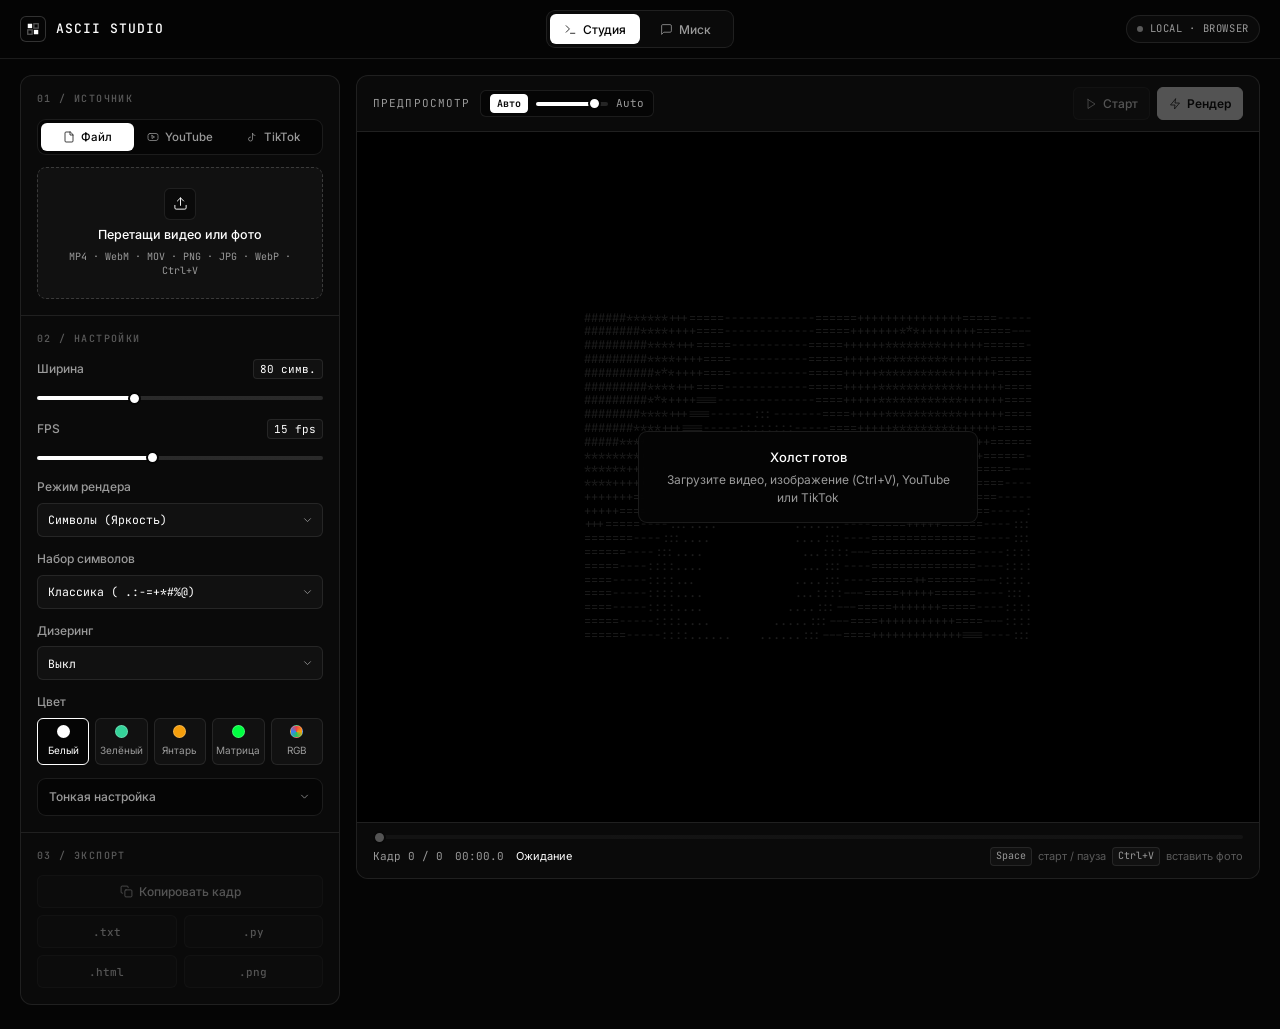
<file: html.html>
<!DOCTYPE html>
<html lang="ru">
<head>
  <meta charset="UTF-8">
  <meta name="viewport" content="width=device-width, initial-scale=1.0">
  <title>ASCII Studio — ASCII &amp; Braille конвертер</title>

  <!-- Inline Monochrome SVG Favicon -->
  <link rel="icon" type="image/svg+xml" href="data:image/svg+xml,%3Csvg xmlns='http://www.w3.org/2000/svg' viewBox='0 0 32 32'%3E%3Crect x='1' y='1' width='30' height='30' rx='6' fill='%23050505' stroke='%23ffffff' stroke-opacity='0.28' stroke-width='1.5'/%3E%3Crect x='7' y='7' width='8.5' height='8.5' fill='%23ffffff'/%3E%3Crect x='16.5' y='16.5' width='8.5' height='8.5' fill='%23ffffff'/%3E%3Crect x='16.5' y='7' width='8.5' height='8.5' fill='none' stroke='%23ffffff' stroke-opacity='0.28' stroke-width='1.5'/%3E%3Crect x='7' y='16.5' width='8.5' height='8.5' fill='none' stroke='%23ffffff' stroke-opacity='0.28' stroke-width='1.5'/%3E%3C/svg%3E">

  <!-- Google Fonts: Inter & JetBrains Mono -->
  <link rel="preconnect" href="https://fonts.googleapis.com">
  <link rel="preconnect" href="https://fonts.gstatic.com" crossorigin>
  <link href="https://fonts.googleapis.com/css2?family=Inter:wght@400;500;600&family=JetBrains+Mono:wght@400;500&display=swap" rel="stylesheet">

  <style>
    /* ==========================================================================
       DESIGN TOKENS — STRICT BLACK & WHITE MINIMALISM
       ========================================================================== */
    :root {
      --bg: #050505;
      --panel: #0A0A0A;
      --surface: #111111;
      --surface-hover: #171717;

      --border: rgba(255, 255, 255, 0.09);
      --border-hover: rgba(255, 255, 255, 0.18);
      --border-strong: rgba(255, 255, 255, 0.42);

      --text-primary: #FFFFFF;
      --text-secondary: #9A9A9A;
      --text-muted: #5A5A5A;

      --accent: #FFFFFF;
      --accent-fg: #050505;

      --font-sans: 'Inter', -apple-system, BlinkMacSystemFont, sans-serif;
      --font-mono: 'JetBrains Mono', ui-monospace, SFMono-Regular, Menlo, monospace;

      --ease: cubic-bezier(0.16, 1, 0.3, 1);
      --r-sm: 6px;
      --r-md: 9px;
      --r-lg: 12px;
    }

    /* ==========================================================================
       RESET & BASE
       ========================================================================== */
    *, *::before, *::after {
      margin: 0;
      padding: 0;
      box-sizing: border-box;
    }

    html, body {
      height: 100%;
    }

    body {
      background: var(--bg);
      color: var(--text-primary);
      font-family: var(--font-sans);
      font-size: 13px;
      line-height: 1.48;
      -webkit-font-smoothing: antialiased;
      -moz-osx-font-smoothing: grayscale;
      overflow-x: hidden;
      display: flex;
      flex-direction: column;
      min-height: 100vh;
    }

    .tabular {
      font-family: var(--font-mono);
      font-variant-numeric: tabular-nums;
    }

    :focus-visible {
      outline: 2px solid var(--accent);
      outline-offset: 2px;
    }

    ::-webkit-scrollbar {
      width: 6px;
      height: 6px;
    }
    ::-webkit-scrollbar-track {
      background: transparent;
    }
    ::-webkit-scrollbar-thumb {
      background: rgba(255, 255, 255, 0.14);
      border-radius: 3px;
    }
    ::-webkit-scrollbar-thumb:hover {
      background: rgba(255, 255, 255, 0.28);
    }

    /* ==========================================================================
       GPU-ONLY ANIMATIONS
       ========================================================================== */
    @keyframes fadeUp {
      from {
        opacity: 0;
        transform: translateY(6px);
      }
      to {
        opacity: 1;
        transform: translateY(0);
      }
    }

    @keyframes pulseDot {
      0%, 100% {
        opacity: 1;
        transform: scale(1);
      }
      50% {
        opacity: 0.3;
        transform: scale(0.75);
      }
    }

    @keyframes spin {
      to {
        transform: rotate(360deg);
      }
    }

    .anim-in {
      opacity: 0;
      animation: fadeUp 340ms var(--ease) forwards;
      will-change: transform, opacity;
    }
    .anim-d1 { animation-delay: 40ms; }
    .anim-d2 { animation-delay: 90ms; }

    .icon-spin {
      animation: spin 0.85s linear infinite;
    }

    /* ==========================================================================
       HEADER NAVIGATION
       ========================================================================== */
    .header {
      position: sticky;
      top: 0;
      z-index: 40;
      background: rgba(5, 5, 5, 0.90);
      backdrop-filter: blur(12px);
      -webkit-backdrop-filter: blur(12px);
      border-bottom: 1px solid var(--border);
    }

    .header-inner {
      max-width: 1520px;
      margin: 0 auto;
      padding: 10px 20px;
      display: grid;
      grid-template-columns: 1fr auto 1fr;
      align-items: center;
      gap: 16px;
    }

    .brand {
      display: inline-flex;
      align-items: center;
      gap: 10px;
      justify-self: start;
    }

    .brand-mark {
      width: 26px;
      height: 26px;
      border-radius: var(--r-sm);
      background: var(--bg);
      border: 1px solid var(--border-hover);
      display: grid;
      place-items: center;
      color: var(--accent);
      flex-shrink: 0;
    }

    .brand-name {
      font-family: var(--font-mono);
      font-size: 13px;
      font-weight: 500;
      letter-spacing: 0.08em;
      text-transform: uppercase;
      color: var(--text-primary);
    }

    .header-right {
      justify-self: end;
      display: inline-flex;
      align-items: center;
      gap: 10px;
    }

    .local-badge {
      display: inline-flex;
      align-items: center;
      gap: 7px;
      padding: 5px 10px;
      border-radius: 999px;
      background: var(--panel);
      border: 1px solid var(--border);
      font-family: var(--font-mono);
      font-size: 10.5px;
      letter-spacing: 0.06em;
      color: var(--text-secondary);
      white-space: nowrap;
    }

    .status-dot {
      width: 6px;
      height: 6px;
      border-radius: 50%;
      background: var(--text-muted);
      flex-shrink: 0;
      transition: background-color 200ms var(--ease);
    }

    .local-badge[data-state="ready"] .status-dot {
      background: var(--accent);
    }

    .local-badge[data-state="active"] .status-dot {
      background: var(--accent);
      animation: pulseDot 1s var(--ease) infinite;
    }

    .local-badge[data-state="error"] .status-dot {
      background: #E5534B;
    }

    /* ==========================================================================
       SEGMENTED CONTROLS (SLIDING WHITE INDICATOR)
       ========================================================================== */
    .segmented {
      position: relative;
      display: grid;
      padding: 3px;
      background: var(--panel);
      border: 1px solid var(--border);
      border-radius: var(--r-md);
    }

    .segmented-bg-dark {
      background: var(--bg);
    }

    .segmented-2 { grid-template-columns: repeat(2, 1fr); }
    .segmented-3 { grid-template-columns: repeat(3, 1fr); }

    .seg-indicator {
      position: absolute;
      top: 3px;
      left: 3px;
      height: calc(100% - 6px);
      background: var(--accent);
      border-radius: 6px;
      transform: translateX(0%);
      transition: transform 280ms var(--ease);
      will-change: transform;
      pointer-events: none;
    }

    .segmented-2 .seg-indicator { width: calc((100% - 6px) / 2); }
    .segmented-2[data-index="0"] .seg-indicator { transform: translateX(0%); }
    .segmented-2[data-index="1"] .seg-indicator { transform: translateX(100%); }

    .segmented-3 .seg-indicator { width: calc((100% - 6px) / 3); }
    .segmented-3[data-index="0"] .seg-indicator { transform: translateX(0%); }
    .segmented-3[data-index="1"] .seg-indicator { transform: translateX(100%); }
    .segmented-3[data-index="2"] .seg-indicator { transform: translateX(200%); }

    .seg-btn {
      position: relative;
      z-index: 1;
      display: inline-flex;
      align-items: center;
      justify-content: center;
      gap: 6px;
      height: 30px;
      padding: 0 14px;
      border: none;
      background: transparent;
      color: var(--text-secondary);
      font-family: var(--font-sans);
      font-size: 12px;
      font-weight: 500;
      cursor: pointer;
      border-radius: 6px;
      white-space: nowrap;
      transition: color 200ms var(--ease);
    }

    .seg-btn:hover {
      color: var(--text-primary);
    }

    .seg-btn.active {
      color: var(--accent-fg);
    }

    .seg-btn-sm {
      height: 28px;
      padding: 0 9px;
      font-size: 11.5px;
    }

    /* ==========================================================================
       WORKSPACES
       ========================================================================== */
    .main-container {
      flex: 1;
      width: 100%;
      max-width: 1520px;
      margin: 0 auto;
      padding: 16px 20px 24px;
    }

    .workspace {
      display: none;
      grid-template-columns: 320px minmax(0, 1fr);
      gap: 16px;
      align-items: start;
    }

    .workspace.active {
      display: grid;
      animation: fadeUp 260ms var(--ease);
    }

    .panel {
      background: var(--panel);
      border: 1px solid var(--border);
      border-radius: var(--r-lg);
      min-width: 0;
    }

    /* ==========================================================================
       SIDEBAR CONTROLS
       ========================================================================== */
    .sidebar {
      display: flex;
      flex-direction: column;
    }

    .section {
      padding: 16px;
      border-bottom: 1px solid var(--border);
    }

    .section:last-child {
      border-bottom: none;
    }

    .section-head {
      display: flex;
      align-items: center;
      justify-content: space-between;
      margin-bottom: 12px;
    }

    .section-title {
      font-family: var(--font-mono);
      font-size: 10px;
      font-weight: 500;
      letter-spacing: 0.14em;
      text-transform: uppercase;
      color: var(--text-muted);
    }

    .pill-tag {
      display: none;
      padding: 2px 7px;
      border-radius: 4px;
      background: var(--surface);
      border: 1px solid var(--border);
      font-family: var(--font-mono);
      font-size: 10px;
      color: var(--text-secondary);
    }

    .pill-tag.visible {
      display: inline-block;
    }

    .tab-pane {
      display: none;
      margin-top: 12px;
    }

    .tab-pane.active {
      display: block;
      animation: fadeUp 220ms var(--ease);
    }

    /* Dropzone */
    .dropzone {
      display: flex;
      flex-direction: column;
      align-items: center;
      justify-content: center;
      gap: 6px;
      padding: 20px 12px;
      border: 1px dashed rgba(255, 255, 255, 0.18);
      border-radius: var(--r-md);
      background: var(--surface);
      cursor: pointer;
      text-align: center;
      transition: border-color 180ms var(--ease),
                  background-color 180ms var(--ease),
                  transform 180ms var(--ease);
    }

    .dropzone:hover,
    .dropzone.dragover {
      border-color: var(--accent);
      background: var(--surface-hover);
    }

    .dropzone.dragover {
      transform: scale(0.985);
    }

    .dropzone-icon {
      width: 32px;
      height: 32px;
      border-radius: var(--r-sm);
      border: 1px solid var(--border);
      background: var(--panel);
      display: grid;
      place-items: center;
      color: var(--text-primary);
      transition: transform 220ms var(--ease);
    }

    .dropzone:hover .dropzone-icon {
      transform: translateY(-2px);
    }

    .dropzone-title {
      font-size: 12.5px;
      font-weight: 500;
      color: var(--text-primary);
    }

    .dropzone-hint {
      font-family: var(--font-mono);
      font-size: 10px;
      color: var(--text-secondary);
      line-height: 1.4;
    }

    .file-meta {
      margin-top: 10px;
      padding: 7px 10px;
      border-radius: var(--r-sm);
      background: var(--bg);
      border: 1px solid var(--border);
      display: none;
      align-items: center;
      justify-content: space-between;
      gap: 8px;
      font-family: var(--font-mono);
      font-size: 11px;
    }

    .file-meta.visible {
      display: flex;
      animation: fadeUp 200ms var(--ease);
    }

    .file-meta-name {
      color: var(--text-primary);
      overflow: hidden;
      text-overflow: ellipsis;
      white-space: nowrap;
    }

    .file-meta-info {
      color: var(--text-secondary);
      flex-shrink: 0;
    }

    /* Inputs & Selects */
    .stack {
      display: flex;
      flex-direction: column;
      gap: 9px;
    }

    .row-2 {
      display: grid;
      grid-template-columns: 1fr 1fr;
      gap: 8px;
    }

    .input,
    .select {
      width: 100%;
      height: 34px;
      padding: 0 10px;
      background: var(--surface);
      border: 1px solid var(--border);
      border-radius: var(--r-sm);
      color: var(--text-primary);
      font-family: var(--font-mono);
      font-size: 11.5px;
      transition: border-color 180ms var(--ease), background-color 180ms var(--ease);
    }

    .input::placeholder {
      color: var(--text-muted);
    }

    .input:hover,
    .select:hover {
      border-color: var(--border-hover);
    }

    .input:focus,
    .select:focus {
      outline: none;
      border-color: var(--accent);
      background: var(--bg);
    }

    .select-wrap {
      position: relative;
    }

    .select {
      appearance: none;
      -webkit-appearance: none;
      padding-right: 28px;
      cursor: pointer;
    }

    .select-chevron {
      position: absolute;
      right: 9px;
      top: 50%;
      transform: translateY(-50%);
      pointer-events: none;
      color: var(--text-secondary);
    }

    .feedback {
      display: none;
      padding: 8px 10px;
      border-radius: var(--r-sm);
      background: var(--bg);
      border: 1px solid var(--border);
      font-family: var(--font-mono);
      font-size: 11px;
      line-height: 1.45;
      color: var(--text-secondary);
    }

    .feedback.visible {
      display: block;
      animation: fadeUp 200ms var(--ease);
    }

    .feedback.is-error {
      border-color: rgba(229, 83, 75, 0.45);
      color: #F0F0F0;
    }

    .feedback-btn {
      margin-top: 7px;
      display: inline-flex;
      align-items: center;
      padding: 4px 9px;
      border: none;
      border-radius: 4px;
      background: var(--accent);
      color: var(--accent-fg);
      font-family: var(--font-sans);
      font-size: 11px;
      font-weight: 600;
      cursor: pointer;
    }

    /* Parameters */
    .param {
      margin-bottom: 13px;
    }

    .param:last-child {
      margin-bottom: 0;
    }

    .param.is-dimmed {
      opacity: 0.38;
      pointer-events: none;
    }

    .param-head {
      display: flex;
      align-items: center;
      justify-content: space-between;
      margin-bottom: 7px;
      font-size: 12px;
    }

    .param-label {
      color: var(--text-secondary);
      font-weight: 500;
    }

    .param-val {
      font-size: 11px;
      color: var(--text-primary);
      background: var(--surface);
      border: 1px solid var(--border);
      padding: 1px 6px;
      border-radius: 4px;
    }

    /* Monochrome Range Slider */
    input[type="range"].range {
      -webkit-appearance: none;
      appearance: none;
      width: 100%;
      height: 4px;
      border-radius: 999px;
      background: linear-gradient(
        to right,
        var(--accent) 0%,
        var(--accent) var(--pct, 0%),
        rgba(255, 255, 255, 0.13) var(--pct, 0%),
        rgba(255, 255, 255, 0.13) 100%
      );
      outline: none;
      cursor: pointer;
    }

    input[type="range"].range:disabled {
      opacity: 0.3;
      cursor: not-allowed;
    }

    input[type="range"].range::-webkit-slider-thumb {
      -webkit-appearance: none;
      appearance: none;
      width: 13px;
      height: 13px;
      border-radius: 50%;
      background: var(--accent);
      border: 2px solid var(--bg);
      cursor: pointer;
      transition: transform 150ms var(--ease);
    }

    input[type="range"].range:not(:disabled):hover::-webkit-slider-thumb,
    input[type="range"].range:not(:disabled):active::-webkit-slider-thumb {
      transform: scale(1.22);
    }

    input[type="range"].range::-moz-range-thumb {
      width: 13px;
      height: 13px;
      border-radius: 50%;
      background: var(--accent);
      border: 2px solid var(--bg);
      cursor: pointer;
      transition: transform 150ms var(--ease);
    }

    /* Color Swatches */
    .color-grid {
      display: grid;
      grid-template-columns: repeat(5, 1fr);
      gap: 6px;
    }

    .color-chip {
      position: relative;
      display: flex;
      flex-direction: column;
      align-items: center;
      gap: 5px;
      padding: 6px 3px;
      background: var(--surface);
      border: 1px solid var(--border);
      border-radius: var(--r-sm);
      cursor: pointer;
      font-size: 10px;
      color: var(--text-secondary);
      user-select: none;
      transition: border-color 180ms var(--ease), color 180ms var(--ease), transform 120ms var(--ease);
    }

    .color-chip:hover {
      border-color: var(--border-hover);
      color: var(--text-primary);
    }

    .color-chip:active {
      transform: scale(0.96);
    }

    .color-chip input {
      position: absolute;
      opacity: 0;
      pointer-events: none;
    }

    .color-chip:has(input:checked) {
      border-color: var(--accent);
      background: var(--bg);
      color: var(--text-primary);
    }

    .dot-swatch {
      width: 13px;
      height: 13px;
      border-radius: 50%;
      border: 1px solid rgba(255, 255, 255, 0.24);
    }

    /* Collapsible Fine-Tuning (<details>) */
    details.fine-tune {
      margin-top: 12px;
      border: 1px solid var(--border);
      border-radius: var(--r-md);
      background: var(--bg);
      overflow: hidden;
    }

    details.fine-tune summary {
      list-style: none;
      display: flex;
      align-items: center;
      justify-content: space-between;
      padding: 9px 11px;
      font-size: 12px;
      font-weight: 500;
      color: var(--text-secondary);
      cursor: pointer;
      user-select: none;
      transition: color 180ms var(--ease), background-color 180ms var(--ease);
    }

    details.fine-tune summary::-webkit-details-marker {
      display: none;
    }

    details.fine-tune summary:hover {
      color: var(--text-primary);
      background: var(--surface);
    }

    details.fine-tune summary svg {
      transition: transform 220ms var(--ease);
    }

    details.fine-tune[open] summary svg {
      transform: rotate(180deg);
    }

    .fine-tune-body {
      padding: 12px 11px;
      border-top: 1px solid var(--border);
      display: flex;
      flex-direction: column;
      gap: 11px;
    }

    /* Toggle Switch */
    .toggle-row {
      display: flex;
      align-items: center;
      justify-content: space-between;
      gap: 10px;
      padding: 7px 10px;
      background: var(--surface);
      border: 1px solid var(--border);
      border-radius: var(--r-sm);
      cursor: pointer;
      user-select: none;
      transition: border-color 180ms var(--ease);
    }

    .toggle-row:hover {
      border-color: var(--border-hover);
    }

    .toggle-text {
      font-size: 11.5px;
      color: var(--text-primary);
    }

    .switch {
      position: relative;
      width: 32px;
      height: 17px;
      flex-shrink: 0;
    }

    .switch input {
      position: absolute;
      opacity: 0;
      width: 0;
      height: 0;
    }

    .switch-track {
      position: absolute;
      inset: 0;
      border-radius: 999px;
      background: var(--bg);
      border: 1px solid var(--border-hover);
      transition: background-color 200ms var(--ease), border-color 200ms var(--ease);
    }

    .switch-thumb {
      position: absolute;
      top: 2px;
      left: 2px;
      width: 11px;
      height: 11px;
      border-radius: 50%;
      background: var(--text-secondary);
      transform: translateX(0);
      transition: transform 220ms var(--ease), background-color 200ms var(--ease);
      will-change: transform;
    }

    .switch input:checked + .switch-track {
      background: var(--accent);
      border-color: var(--accent);
    }

    .switch input:checked + .switch-track .switch-thumb {
      transform: translateX(15px);
      background: var(--accent-fg);
    }

    /* ==========================================================================
       BUTTONS
       ========================================================================== */
    .btn {
      display: inline-flex;
      align-items: center;
      justify-content: center;
      gap: 6px;
      height: 33px;
      padding: 0 11px;
      background: var(--surface);
      color: var(--text-primary);
      border: 1px solid var(--border);
      border-radius: var(--r-sm);
      font-family: var(--font-sans);
      font-size: 12px;
      font-weight: 500;
      cursor: pointer;
      white-space: nowrap;
      transition: background-color 160ms var(--ease),
                  border-color 160ms var(--ease),
                  color 160ms var(--ease),
                  transform 120ms var(--ease),
                  opacity 160ms var(--ease);
    }

    .btn:hover:not(:disabled) {
      border-color: var(--border-hover);
      background: var(--surface-hover);
    }

    .btn:active:not(:disabled) {
      transform: scale(0.98);
    }

    .btn:disabled {
      opacity: 0.30;
      cursor: not-allowed;
    }

    .btn-primary {
      background: var(--accent);
      color: var(--accent-fg);
      border-color: var(--accent);
      font-weight: 600;
    }

    .btn-primary:hover:not(:disabled) {
      background: #E8E8E8;
      border-color: #E8E8E8;
      color: var(--accent-fg);
    }

    .btn-cancel {
      background: transparent;
      color: var(--text-primary);
      border-color: var(--accent);
    }

    .btn-full {
      width: 100%;
    }

    .btn-mono {
      font-family: var(--font-mono);
      font-size: 11px;
    }

    .export-grid {
      display: grid;
      grid-template-columns: repeat(2, 1fr);
      gap: 7px;
    }

    .export-grid .btn-wide {
      grid-column: span 2;
    }

    /* ==========================================================================
       STUDIO PREVIEW PANEL
       ========================================================================== */
    .viewport-panel {
      display: flex;
      flex-direction: column;
      min-height: calc(100vh - 96px);
    }

    .viewport-header {
      padding: 11px 16px;
      border-bottom: 1px solid var(--border);
      display: flex;
      align-items: center;
      justify-content: space-between;
      gap: 12px;
      flex-wrap: wrap;
    }

    .viewport-left {
      display: flex;
      align-items: center;
      gap: 10px;
      flex-wrap: wrap;
    }

    .viewport-title {
      font-family: var(--font-mono);
      font-size: 11px;
      letter-spacing: 0.1em;
      text-transform: uppercase;
      color: var(--text-secondary);
    }

    .dim-badge {
      display: none;
      padding: 2px 8px;
      border-radius: 4px;
      background: var(--surface);
      border: 1px solid var(--border);
      font-size: 11px;
      color: var(--text-primary);
    }

    .dim-badge.visible {
      display: inline-block;
    }

    .scale-ctrl {
      display: inline-flex;
      align-items: center;
      gap: 8px;
      padding: 3px 9px;
      border-radius: var(--r-sm);
      background: var(--bg);
      border: 1px solid var(--border);
      font-size: 11px;
      color: var(--text-secondary);
    }

    .scale-ctrl input[type="range"] {
      width: 72px;
    }

    .scale-auto-btn {
      padding: 2px 6px;
      border-radius: 4px;
      border: 1px solid var(--border);
      background: var(--surface);
      color: var(--text-secondary);
      font-family: var(--font-mono);
      font-size: 10px;
      cursor: pointer;
      transition: all 160ms var(--ease);
    }

    .scale-auto-btn.active {
      background: var(--accent);
      border-color: var(--accent);
      color: var(--accent-fg);
      font-weight: 600;
    }

    .toolbar {
      display: flex;
      align-items: center;
      gap: 7px;
      flex-wrap: wrap;
    }

    .stage {
      position: relative;
      flex: 1;
      min-height: 460px;
      background: #000000;
      overflow: auto;
      display: flex;
      align-items: center;
      justify-content: center;
      padding: 18px;
    }

    .progress-track {
      position: absolute;
      top: 0;
      left: 0;
      right: 0;
      height: 2px;
      background: rgba(255, 255, 255, 0.08);
      z-index: 12;
      opacity: 0;
      transition: opacity 200ms var(--ease);
      pointer-events: none;
    }

    .progress-track.active {
      opacity: 1;
    }

    .progress-fill {
      width: 100%;
      height: 100%;
      background: var(--accent);
      transform-origin: left center;
      transform: scaleX(0);
      will-change: transform;
    }

    .ascii-output {
      margin: 0;
      font-family: var(--font-mono);
      font-size: 10px;
      line-height: 1.05;
      letter-spacing: 0;
      white-space: pre;
      color: #FFFFFF;
      user-select: text;
      transition: color 180ms var(--ease);
    }

    .ascii-output[data-color="white"]  { color: #FFFFFF; }
    .ascii-output[data-color="green"]  { color: #34D399; }
    .ascii-output[data-color="amber"]  { color: #F59E0B; }
    .ascii-output[data-color="matrix"] { color: #00FF41; }

    /* Empty Ambient Wave State */
    .empty-state {
      position: absolute;
      inset: 0;
      display: flex;
      align-items: center;
      justify-content: center;
      overflow: hidden;
      background: #000000;
      z-index: 5;
      transition: opacity 260ms var(--ease);
    }

    .empty-state.hidden {
      opacity: 0;
      pointer-events: none;
    }

    .ambient-wave {
      position: absolute;
      inset: 0;
      margin: 0;
      display: flex;
      align-items: center;
      justify-content: center;
      font-family: var(--font-mono);
      font-size: 12px;
      line-height: 1.15;
      color: rgba(255, 255, 255, 0.11);
      white-space: pre;
      user-select: none;
      pointer-events: none;
      overflow: hidden;
    }

    .empty-card {
      position: relative;
      z-index: 2;
      padding: 16px 22px;
      border-radius: var(--r-md);
      background: rgba(5, 5, 5, 0.88);
      border: 1px solid var(--border);
      backdrop-filter: blur(8px);
      -webkit-backdrop-filter: blur(8px);
      text-align: center;
      max-width: 340px;
    }

    .empty-title {
      font-size: 13px;
      font-weight: 500;
      color: var(--text-primary);
      margin-bottom: 4px;
    }

    .empty-sub {
      font-size: 12px;
      color: var(--text-secondary);
    }

    /* Timeline */
    .timeline {
      padding: 12px 16px;
      border-top: 1px solid var(--border);
      background: var(--panel);
      border-radius: 0 0 var(--r-lg) var(--r-lg);
      display: flex;
      flex-direction: column;
      gap: 8px;
    }

    .timeline-row {
      display: flex;
      align-items: center;
      justify-content: space-between;
      gap: 12px;
      font-size: 11px;
      color: var(--text-secondary);
      flex-wrap: wrap;
    }

    .timeline-left {
      display: flex;
      align-items: center;
      gap: 12px;
    }

    .kbd-hints {
      display: inline-flex;
      align-items: center;
      gap: 6px;
      color: var(--text-muted);
    }

    kbd {
      font-family: var(--font-mono);
      font-size: 10px;
      padding: 1px 5px;
      border-radius: 4px;
      background: var(--surface);
      border: 1px solid var(--border);
      color: var(--text-secondary);
    }

    /* ==========================================================================
       MISC WORKSPACE — PHOTOS ONLY (STEAM / TELEGRAM / DISCORD)
       ========================================================================== */
    .misc-stage {
      flex: 1;
      min-height: 500px;
      background: #060606;
      padding: 20px;
      display: flex;
      flex-direction: column;
      align-items: center;
      gap: 16px;
      overflow: auto;
      position: relative;
    }

    .misc-diag {
      width: 100%;
      max-width: 660px;
      padding: 13px 15px;
      border-radius: var(--r-md);
      background: var(--panel);
      border: 1px solid var(--border);
      display: flex;
      flex-direction: column;
      gap: 10px;
    }

    .misc-diag-top {
      display: flex;
      align-items: center;
      justify-content: space-between;
      gap: 10px;
      flex-wrap: wrap;
    }

    .misc-chips {
      display: flex;
      align-items: center;
      gap: 8px;
      flex-wrap: wrap;
    }

    .chip {
      display: inline-flex;
      align-items: center;
      gap: 5px;
      padding: 3px 8px;
      border-radius: 4px;
      background: var(--surface);
      border: 1px solid var(--border);
      font-size: 11px;
      color: var(--text-primary);
    }

    .chip.is-warn {
      border-color: rgba(245, 158, 11, 0.5);
      color: #FBBF24;
    }

    .chip.is-danger {
      border-color: rgba(229, 83, 75, 0.65);
      color: #FF7B72;
    }

    .limit-bar-track {
      width: 100%;
      height: 3px;
      border-radius: 999px;
      background: rgba(255, 255, 255, 0.08);
      overflow: hidden;
    }

    .limit-bar-fill {
      width: 100%;
      height: 100%;
      background: var(--accent);
      transform-origin: left center;
      transform: scaleX(0);
      transition: transform 220ms var(--ease), background-color 200ms var(--ease);
    }

    .limit-bar-fill.is-warn { background: #F59E0B; }
    .limit-bar-fill.is-danger { background: #E5534B; }

    .misc-platform-opts {
      display: flex;
      align-items: center;
      justify-content: space-between;
      gap: 10px;
      flex-wrap: wrap;
      padding-top: 8px;
      border-top: 1px solid var(--border);
    }

    .misc-warnings {
      display: none;
      flex-direction: column;
      gap: 4px;
      padding-top: 6px;
      border-top: 1px solid var(--border);
    }

    .misc-warnings.visible {
      display: flex;
    }

    .warn-line {
      font-size: 11px;
      color: #FBBF24;
      line-height: 1.4;
    }

    .warn-line.is-danger {
      color: #FF7B72;
    }

    .platform-pane {
      display: none;
      width: 100%;
      max-width: 660px;
    }

    .platform-pane.active {
      display: block;
      animation: fadeUp 220ms var(--ease);
    }

    /* --- 1. STEAM MOCKUP --- */
    .steam-shell {
      background: #1b2838;
      border: 1px solid rgba(255, 255, 255, 0.08);
      border-radius: 4px;
      padding: 16px;
      box-shadow: 0 10px 28px rgba(0, 0, 0, 0.45);
    }

    .steam-bar {
      display: flex;
      align-items: center;
      justify-content: space-between;
      padding-bottom: 9px;
      margin-bottom: 10px;
      border-bottom: 1px solid rgba(255, 255, 255, 0.07);
      font-family: Arial, Helvetica, sans-serif;
      font-size: 12px;
      color: #8f98a0;
    }

    .steam-comment {
      display: flex;
      align-items: flex-start;
      gap: 11px;
      padding: 10px 12px;
      background: #16202d;
      border-top: 1px solid rgba(255, 255, 255, 0.06);
      border-radius: 2px;
    }

    .steam-avatar {
      width: 34px;
      height: 34px;
      flex-shrink: 0;
      border: 2px solid #57cbde;
      background: #101822;
      display: grid;
      place-items: center;
      color: #66c0f4;
      font-family: var(--font-mono);
      font-size: 11px;
      font-weight: 600;
    }

    .steam-body {
      flex: 1;
      min-width: 0;
    }

    .steam-author-row {
      display: flex;
      align-items: baseline;
      gap: 8px;
      margin-bottom: 4px;
      font-family: Arial, Helvetica, sans-serif;
    }

    .steam-nick {
      color: #66c0f4;
      font-size: 13px;
      font-weight: 600;
      outline: none;
      padding: 0 2px;
      border-radius: 2px;
    }

    .steam-nick:focus {
      background: rgba(102, 192, 244, 0.14);
    }

    .steam-date {
      color: #56707f;
      font-size: 11px;
    }

    .steam-text {
      max-width: 580px;
      max-height: 396px; /* ~22 lines * 18px */
      overflow-y: auto;
      overflow-x: hidden;
      font-family: Arial, Helvetica, sans-serif;
      font-size: 13px;
      line-height: 18px;
      color: #acb2b8;
      white-space: pre-line; /* Collapses regular ASCII spaces like real Steam */
      word-wrap: break-word;
      overflow-wrap: break-word;
      user-select: text;
    }

    /* --- 2. TELEGRAM MOCKUP --- */
    .tg-shell {
      background: #0e1621;
      border: 1px solid rgba(255, 255, 255, 0.08);
      border-radius: 10px;
      padding: 18px;
      box-shadow: 0 10px 28px rgba(0, 0, 0, 0.45);
      display: flex;
      flex-direction: column;
      align-items: flex-end;
    }

    .tg-header {
      width: 100%;
      display: flex;
      align-items: center;
      justify-content: space-between;
      padding-bottom: 10px;
      margin-bottom: 14px;
      border-bottom: 1px solid rgba(255, 255, 255, 0.06);
      font-size: 12px;
      color: #708499;
    }

    .tg-bubble {
      background: #182533;
      border-radius: 12px 12px 3px 12px;
      padding: 10px 12px 8px;
      color: #f5f5f5;
      max-width: 100%;
      overflow-x: hidden;
      transition: width 240ms var(--ease);
    }

    .tg-bubble[data-device="mobile"] {
      width: 295px;
    }

    .tg-bubble[data-device="desktop"] {
      width: 490px;
    }

    .tg-text {
      margin: 0;
      font-size: 12.5px;
      line-height: 1.25;
      white-space: pre-wrap;
      word-break: break-all;
      user-select: text;
    }

    .tg-text.is-mono {
      font-family: var(--font-mono);
      font-size: 11px;
      line-height: 1.15;
      background: rgba(0, 0, 0, 0.24);
      padding: 8px 9px;
      border-radius: 6px;
      color: #e2edf8;
    }

    .tg-text.is-braille {
      font-family: -apple-system, BlinkMacSystemFont, 'Segoe UI', Roboto, sans-serif;
      font-size: 13px;
      line-height: 1.18;
    }

    .tg-meta {
      display: flex;
      align-items: center;
      justify-content: flex-end;
      gap: 4px;
      margin-top: 6px;
      font-size: 10.5px;
      color: #6c7f93;
    }

    .tg-checks {
      color: #5eb5f7;
    }

    /* --- 3. DISCORD MOCKUP --- */
    .dc-shell {
      background: #313338;
      border: 1px solid rgba(255, 255, 255, 0.08);
      border-radius: 8px;
      padding: 18px;
      box-shadow: 0 10px 28px rgba(0, 0, 0, 0.45);
      font-family: 'gg sans', 'Inter', 'Helvetica Neue', sans-serif;
    }

    .dc-msg {
      display: flex;
      align-items: flex-start;
      gap: 14px;
    }

    .dc-avatar {
      width: 40px;
      height: 40px;
      border-radius: 50%;
      background: #1e1f22;
      border: 1px solid rgba(255, 255, 255, 0.12);
      flex-shrink: 0;
      display: grid;
      place-items: center;
      color: #dbdee1;
      font-family: var(--font-mono);
      font-size: 13px;
      font-weight: 600;
    }

    .dc-body {
      flex: 1;
      min-width: 0;
    }

    .dc-author-row {
      display: flex;
      align-items: baseline;
      gap: 8px;
      margin-bottom: 5px;
    }

    .dc-nick {
      color: #f2f3f5;
      font-size: 15px;
      font-weight: 500;
      outline: none;
    }

    .dc-time {
      color: #949ba4;
      font-size: 11.5px;
    }

    .dc-codeblock {
      margin: 0;
      padding: 10px 12px;
      border-radius: 5px;
      background: #2b2d31;
      border: 1px solid #1e1f22;
      font-family: var(--font-mono);
      font-size: 11.5px;
      line-height: 1.15;
      color: #dbdee1;
      white-space: pre;
      overflow-x: auto;
      user-select: text;
    }

    .dc-plain {
      margin: 0;
      font-size: 14px;
      line-height: 1.2;
      color: #dbdee1;
      white-space: pre-wrap;
      word-break: break-word;
      user-select: text;
    }

    .misc-empty {
      width: 100%;
      max-width: 660px;
      padding: 46px 20px;
      border-radius: var(--r-md);
      border: 1px dashed var(--border-hover);
      background: var(--panel);
      text-align: center;
      color: var(--text-secondary);
    }

    .misc-empty.hidden {
      display: none;
    }

    /* ==========================================================================
       RESPONSIVE
       ========================================================================== */
    @media (max-width: 980px) {
      .header-inner {
        grid-template-columns: 1fr auto;
        padding: 10px 14px;
      }

      .header-right {
        display: none;
      }

      .main-container {
        padding: 12px 14px 20px;
      }

      .workspace.active {
        grid-template-columns: 1fr;
      }

      .viewport-panel {
        min-height: 520px;
      }

      .stage {
        min-height: 360px;
      }

      .kbd-hints {
        display: none;
      }

      .tg-bubble[data-device="desktop"] {
        width: 100%;
      }
    }

    @media (prefers-reduced-motion: reduce) {
      *, *::before, *::after {
        animation-duration: 0.01ms !important;
        animation-iteration-count: 1 !important;
        transition-duration: 0.01ms !important;
      }
      .anim-in {
        opacity: 1;
        transform: none;
      }
    }
  </style>
</head>
<body>

  <!-- ========================================================================
       HEADER NAVIGATION
       ======================================================================== -->
  <header class="header anim-in">
    <div class="header-inner">
      <div class="brand">
        <div class="brand-mark" aria-hidden="true">
          <svg width="14" height="14" viewBox="0 0 16 16" fill="none">
            <rect x="2" y="2" width="5" height="5" fill="currentColor"/>
            <rect x="9" y="9" width="5" height="5" fill="currentColor"/>
            <rect x="9" y="2" width="5" height="5" stroke="currentColor" stroke-opacity="0.32" stroke-width="1.5"/>
            <rect x="2" y="9" width="5" height="5" stroke="currentColor" stroke-opacity="0.32" stroke-width="1.5"/>
          </svg>
        </div>
        <span class="brand-name">ASCII Studio</span>
      </div>

      <!-- Main Workspace Switcher: Студия | Миск -->
      <nav class="segmented segmented-2" id="mainNav" data-index="0" role="tablist" aria-label="Рабочее пространство">
        <div class="seg-indicator" aria-hidden="true"></div>
        <button type="button" class="seg-btn active" data-ws="studio" data-index="0" role="tab" aria-selected="true">
          <svg width="13" height="13" viewBox="0 0 24 24" fill="none" stroke="currentColor" stroke-width="1.5" stroke-linecap="round" stroke-linejoin="round" aria-hidden="true">
            <polyline points="4 17 10 11 4 5"/>
            <line x1="12" y1="19" x2="20" y2="19"/>
          </svg>
          <span>Студия</span>
        </button>
        <button type="button" class="seg-btn" data-ws="misc" data-index="1" role="tab" aria-selected="false">
          <svg width="13" height="13" viewBox="0 0 24 24" fill="none" stroke="currentColor" stroke-width="1.5" stroke-linecap="round" stroke-linejoin="round" aria-hidden="true">
            <path d="M21 15a2 2 0 0 1-2 2H7l-4 4V5a2 2 0 0 1 2-2h14a2 2 0 0 1 2 2z"/>
          </svg>
          <span>Миск</span>
        </button>
      </nav>

      <div class="header-right">
        <div class="local-badge" id="globalStatusBadge" data-state="idle" role="status" aria-live="polite">
          <span class="status-dot" aria-hidden="true"></span>
          <span id="globalStatusText">LOCAL · BROWSER</span>
        </div>
      </div>
    </div>
  </header>

  <main class="main-container">

    <!-- ======================================================================
         WORKSPACE 1: СТУДИЯ (VIDEO + PHOTO + YOUTUBE + TIKTOK)
         ====================================================================== -->
    <div class="workspace active" id="ws-studio">

      <!-- STUDIO SIDEBAR -->
      <aside class="panel sidebar anim-in anim-d1">

        <!-- 01 / SOURCE -->
        <section class="section">
          <div class="section-head">
            <span class="section-title">01 / Источник</span>
            <span class="pill-tag" id="studioMediaPill"></span>
          </div>

          <div class="segmented segmented-3 segmented-bg-dark" id="sourceTabs" data-index="0" role="tablist">
            <div class="seg-indicator" aria-hidden="true"></div>
            <button type="button" class="seg-btn seg-btn-sm active" data-tab="file" data-index="0" role="tab" aria-selected="true">
              <svg width="12" height="12" viewBox="0 0 24 24" fill="none" stroke="currentColor" stroke-width="1.5" stroke-linecap="round" stroke-linejoin="round" aria-hidden="true">
                <path d="M14 2H6a2 2 0 0 0-2 2v16a2 2 0 0 0 2 2h12a2 2 0 0 0 2-2V8z"/>
                <polyline points="14 2 14 8 20 8"/>
              </svg>
              <span>Файл</span>
            </button>
            <button type="button" class="seg-btn seg-btn-sm" data-tab="youtube" data-index="1" role="tab" aria-selected="false">
              <svg width="12" height="12" viewBox="0 0 24 24" fill="none" stroke="currentColor" stroke-width="1.5" stroke-linecap="round" stroke-linejoin="round" aria-hidden="true">
                <rect x="2" y="5" width="20" height="14" rx="4"/>
                <polygon points="10 9 15 12 10 15 10 9"/>
              </svg>
              <span>YouTube</span>
            </button>
            <button type="button" class="seg-btn seg-btn-sm" data-tab="tiktok" data-index="2" role="tab" aria-selected="false">
              <svg width="12" height="12" viewBox="0 0 24 24" fill="none" stroke="currentColor" stroke-width="1.5" stroke-linecap="round" stroke-linejoin="round" aria-hidden="true">
                <path d="M9 12a4 4 0 1 0 4 4V4a5 5 0 0 0 5 5"/>
              </svg>
              <span>TikTok</span>
            </button>
          </div>

          <!-- SOURCE: FILE -->
          <div class="tab-pane active" id="src-file">
            <label class="dropzone" id="studioDropzone" tabindex="0">
              <input type="file" id="studioFileInput" accept="video/*,image/*" hidden>
              <div class="dropzone-icon" aria-hidden="true">
                <svg width="15" height="15" viewBox="0 0 24 24" fill="none" stroke="currentColor" stroke-width="1.5" stroke-linecap="round" stroke-linejoin="round">
                  <path d="M21 15v4a2 2 0 0 1-2 2H5a2 2 0 0 1-2-2v-4"/>
                  <polyline points="17 8 12 3 7 8"/>
                  <line x1="12" y1="3" x2="12" y2="15"/>
                </svg>
              </div>
              <span class="dropzone-title">Перетащи видео или фото</span>
              <span class="dropzone-hint">MP4 · WebM · MOV · PNG · JPG · WebP · Ctrl+V</span>
            </label>
            <div class="file-meta" id="studioFileMeta">
              <span class="file-meta-name" id="studioFileName"></span>
              <span class="file-meta-info tabular" id="studioFileInfo"></span>
            </div>
          </div>

          <!-- SOURCE: YOUTUBE -->
          <div class="tab-pane" id="src-youtube">
            <div class="stack">
              <input type="url" id="ytUrl" class="input" placeholder="https://youtu.be/... или youtube.com/watch?v=..." autocomplete="off">
              <div class="row-2">
                <button type="button" id="ytVideoBtn" class="btn btn-primary">
                  <svg id="ytVideoIcon" width="12" height="12" viewBox="0 0 24 24" fill="none" stroke="currentColor" stroke-width="1.5" stroke-linecap="round" stroke-linejoin="round" aria-hidden="true">
                    <polygon points="5 3 19 12 5 21 5 3"/>
                  </svg>
                  <span id="ytVideoLabel">Видео</span>
                </button>
                <button type="button" id="ytThumbBtn" class="btn">
                  <svg width="12" height="12" viewBox="0 0 24 24" fill="none" stroke="currentColor" stroke-width="1.5" stroke-linecap="round" stroke-linejoin="round" aria-hidden="true">
                    <rect x="3" y="3" width="18" height="18" rx="2"/>
                    <circle cx="8.5" cy="8.5" r="1.5"/>
                    <polyline points="21 15 16 10 5 21"/>
                  </svg>
                  <span>Обложка (HD)</span>
                </button>
              </div>
              <div class="feedback" id="ytFeedback" role="alert"></div>
            </div>
          </div>

          <!-- SOURCE: TIKTOK -->
          <div class="tab-pane" id="src-tiktok">
            <div class="stack">
              <input type="url" id="ttUrl" class="input" placeholder="https://www.tiktok.com/@user/video/..." autocomplete="off">
              <button type="button" id="ttFetchBtn" class="btn btn-primary btn-full">
                <svg id="ttIcon" width="13" height="13" viewBox="0 0 24 24" fill="none" stroke="currentColor" stroke-width="1.5" stroke-linecap="round" stroke-linejoin="round" aria-hidden="true">
                  <path d="M21 15v4a2 2 0 0 1-2 2H5a2 2 0 0 1-2-2v-4"/>
                  <polyline points="7 10 12 15 17 10"/>
                  <line x1="12" y1="15" x2="12" y2="3"/>
                </svg>
                <span id="ttLabel">Получить видео</span>
              </button>
              <div class="feedback" id="ttFeedback" role="alert"></div>
            </div>
          </div>
        </section>

        <!-- 02 / PARAMETERS -->
        <section class="section">
          <div class="section-head">
            <span class="section-title">02 / Настройки</span>
          </div>

          <div class="param">
            <div class="param-head">
              <label for="stWidth" class="param-label">Ширина</label>
              <span class="param-val tabular" id="stWidthVal">80 симв.</span>
            </div>
            <input type="range" id="stWidth" class="range" min="20" max="200" value="80">
          </div>

          <div class="param" id="stFpsWrap">
            <div class="param-head">
              <label for="stFps" class="param-label">FPS</label>
              <span class="param-val tabular" id="stFpsVal">15 fps</span>
            </div>
            <input type="range" id="stFps" class="range" min="5" max="30" value="15">
          </div>

          <div class="param">
            <div class="param-head">
              <label for="stMode" class="param-label">Режим рендера</label>
            </div>
            <div class="select-wrap">
              <select id="stMode" class="select">
                <option value="brightness">Символы (Яркость)</option>
                <option value="braille">Брайль 2×4 (Unicode)</option>
                <option value="sobel">Контуры (Sobel)</option>
                <option value="hybrid">Гибрид (Sobel + Яркость)</option>
              </select>
              <svg class="select-chevron" width="13" height="13" viewBox="0 0 24 24" fill="none" stroke="currentColor" stroke-width="1.5"><polyline points="6 9 12 15 18 9"/></svg>
            </div>
          </div>

          <div class="param" id="stCharsetWrap">
            <div class="param-head">
              <label for="stCharset" class="param-label">Набор символов</label>
            </div>
            <div class="select-wrap">
              <select id="stCharset" class="select">
                <option value="classic">Классика ( .:-=+*#%@)</option>
                <option value="detailed">Детальный (70 символов)</option>
                <option value="contrast">Контраст ( .-+*#@)</option>
                <option value="blocks">Блоки ( ░▒▓█)</option>
                <option value="halfblocks">Полублоки 2× ( ▀▄█)</option>
                <option value="dots">Точки ( ·•●)</option>
                <option value="binary">Двоичный ( 01)</option>
                <option value="matrix">Матрица ( ｦｱｳｴｵ...)</option>
                <option value="custom">Свой набор…</option>
              </select>
              <svg class="select-chevron" width="13" height="13" viewBox="0 0 24 24" fill="none" stroke="currentColor" stroke-width="1.5"><polyline points="6 9 12 15 18 9"/></svg>
            </div>
            <input type="text" id="stCustomChars" class="input" style="margin-top:7px;display:none;" value=" .:-=+*#%@" placeholder="Символы от тёмного к светлому">
          </div>

          <div class="param">
            <div class="param-head">
              <label for="stDither" class="param-label">Дизеринг</label>
            </div>
            <div class="select-wrap">
              <select id="stDither" class="select">
                <option value="none">Выкл</option>
                <option value="floyd">Floyd-Steinberg</option>
                <option value="atkinson">Atkinson (чёткий)</option>
                <option value="stucki">Stucki</option>
                <option value="bayer">Bayer 4×4 (без мерцания)</option>
              </select>
              <svg class="select-chevron" width="13" height="13" viewBox="0 0 24 24" fill="none" stroke="currentColor" stroke-width="1.5"><polyline points="6 9 12 15 18 9"/></svg>
            </div>
          </div>

          <div class="param">
            <div class="param-head">
              <span class="param-label">Цвет</span>
            </div>
            <div class="color-grid" role="radiogroup" aria-label="Цвет ASCII">
              <label class="color-chip">
                <input type="radio" name="stColor" value="white" checked>
                <span class="dot-swatch" style="background:#FFFFFF"></span>
                <span>Белый</span>
              </label>
              <label class="color-chip">
                <input type="radio" name="stColor" value="green">
                <span class="dot-swatch" style="background:#34D399"></span>
                <span>Зелёный</span>
              </label>
              <label class="color-chip">
                <input type="radio" name="stColor" value="amber">
                <span class="dot-swatch" style="background:#F59E0B"></span>
                <span>Янтарь</span>
              </label>
              <label class="color-chip">
                <input type="radio" name="stColor" value="matrix">
                <span class="dot-swatch" style="background:#00FF41"></span>
                <span>Матрица</span>
              </label>
              <label class="color-chip">
                <input type="radio" name="stColor" value="rgb">
                <span class="dot-swatch" style="background:conic-gradient(#ef4444,#f59e0b,#22c55e,#3b82f6,#ef4444)"></span>
                <span>RGB</span>
              </label>
            </div>
          </div>

          <!-- COLLAPSIBLE FINE-TUNING -->
          <details class="fine-tune">
            <summary>
              <span>Тонкая настройка</span>
              <svg width="13" height="13" viewBox="0 0 24 24" fill="none" stroke="currentColor" stroke-width="1.5"><polyline points="6 9 12 15 18 9"/></svg>
            </summary>
            <div class="fine-tune-body">
              <div class="param" style="margin:0">
                <div class="param-head">
                  <label for="stBright" class="param-label">Яркость</label>
                  <span class="param-val tabular" id="stBrightVal">0</span>
                </div>
                <input type="range" id="stBright" class="range" min="-100" max="100" value="0">
              </div>

              <div class="param" style="margin:0">
                <div class="param-head">
                  <label for="stContrast" class="param-label">Контраст</label>
                  <span class="param-val tabular" id="stContrastVal">0</span>
                </div>
                <input type="range" id="stContrast" class="range" min="-100" max="100" value="0">
              </div>

              <div class="param" style="margin:0">
                <div class="param-head">
                  <label for="stThreshold" class="param-label">Порог (Брайль / Sobel)</label>
                  <span class="param-val tabular" id="stThresholdVal">128</span>
                </div>
                <input type="range" id="stThreshold" class="range" min="0" max="255" value="128">
              </div>

              <label class="toggle-row">
                <span class="toggle-text">Автоконтраст (2%–98%)</span>
                <span class="switch"><input type="checkbox" id="stAutoContrast"><span class="switch-track"><span class="switch-thumb"></span></span></span>
              </label>

              <label class="toggle-row">
                <span class="toggle-text">Инверсия яркости</span>
                <span class="switch"><input type="checkbox" id="stInvert"><span class="switch-track"><span class="switch-thumb"></span></span></span>
              </label>

              <label class="toggle-row">
                <span class="toggle-text">Отразить по горизонтали</span>
                <span class="switch"><input type="checkbox" id="stFlipH"><span class="switch-track"><span class="switch-thumb"></span></span></span>
              </label>
            </div>
          </details>
        </section>

        <!-- 03 / EXPORT -->
        <section class="section">
          <div class="section-head">
            <span class="section-title">03 / Экспорт</span>
          </div>

          <div class="export-grid">
            <button type="button" id="stCopyBtn" class="btn btn-wide" disabled>
              <svg id="stCopyIcon" width="13" height="13" viewBox="0 0 24 24" fill="none" stroke="currentColor" stroke-width="1.5" stroke-linecap="round" stroke-linejoin="round"><rect x="9" y="9" width="13" height="13" rx="2"/><path d="M5 15H4a2 2 0 0 1-2-2V4a2 2 0 0 1 2-2h9a2 2 0 0 1 2 2v1"/></svg>
              <span id="stCopyLabel">Копировать кадр</span>
            </button>
            <button type="button" id="expTxtBtn" class="btn btn-mono" disabled>.txt</button>
            <button type="button" id="expPyBtn" class="btn btn-mono" disabled>.py</button>
            <button type="button" id="expHtmlBtn" class="btn btn-mono" disabled>.html</button>
            <button type="button" id="expPngBtn" class="btn btn-mono" disabled>.png</button>
          </div>
        </section>
      </aside>

      <!-- STUDIO PREVIEW VIEWPORT -->
      <section class="panel viewport-panel anim-in anim-d2">
        <div class="viewport-header">
          <div class="viewport-left">
            <span class="viewport-title">Предпросмотр</span>
            <span class="dim-badge tabular" id="stDimBadge">80 × 24</span>
            <div class="scale-ctrl" title="Масштаб шрифта">
              <button type="button" id="fontAutoBtn" class="scale-auto-btn active">Авто</button>
              <input type="range" id="fontSizeSlider" class="range" min="4" max="20" step="0.5" value="10">
              <span class="tabular" id="fontSizeVal">Auto</span>
            </div>
          </div>

          <div class="toolbar">
            <button type="button" id="playBtn" class="btn" disabled title="Старт / Пауза (Space)">
              <svg id="playIcon" width="12" height="12" viewBox="0 0 24 24" fill="none" stroke="currentColor" stroke-width="1.5" stroke-linecap="round" stroke-linejoin="round"><polygon points="6 3 20 12 6 21 6 3"/></svg>
              <span id="playLabel">Старт</span>
            </button>
            <button type="button" id="renderBtn" class="btn btn-primary" disabled>
              <svg id="renderIcon" width="12" height="12" viewBox="0 0 24 24" fill="none" stroke="currentColor" stroke-width="1.5" stroke-linecap="round" stroke-linejoin="round"><polygon points="13 2 3 14 12 14 11 22 21 10 12 10 13 2"/></svg>
              <span id="renderLabel">Рендер</span>
            </button>
          </div>
        </div>

        <div class="stage" id="studioStage">
          <div class="progress-track" id="progressTrack" aria-hidden="true">
            <div class="progress-fill" id="progressFill"></div>
          </div>

          <pre id="asciiOutput" class="ascii-output" data-color="white"></pre>

          <div class="empty-state" id="studioEmpty">
            <pre class="ambient-wave" id="ambientWave" aria-hidden="true"></pre>
            <div class="empty-card">
              <div class="empty-title">Холст готов</div>
              <div class="empty-sub">Загрузите видео, изображение (Ctrl+V), YouTube или TikTok</div>
            </div>
          </div>
        </div>

        <div class="timeline">
          <input type="range" id="frameSlider" class="range" min="0" max="0" value="0" disabled aria-label="Таймлайн кадров">
          <div class="timeline-row">
            <div class="timeline-left">
              <span class="tabular" id="frameInfo">Кадр 0 / 0</span>
              <span class="tabular" id="timeInfo">00:00.0</span>
              <span id="studioStatusInline" style="color:var(--text-primary)">Ожидание</span>
            </div>
            <span class="kbd-hints">
              <kbd>Space</kbd> <span>старт / пауза</span>
              <kbd>Ctrl+V</kbd> <span>вставить фото</span>
            </span>
          </div>
        </div>
      </section>
    </div>

    <!-- ======================================================================
         WORKSPACE 2: МИСК (PHOTOS ONLY — STEAM / TELEGRAM / DISCORD)
         ====================================================================== -->
    <div class="workspace" id="ws-misc">

      <!-- MISC SIDEBAR -->
      <aside class="panel sidebar">

        <!-- 01 / IMAGE ONLY SOURCE -->
        <section class="section">
          <div class="section-head">
            <span class="section-title">01 / Изображение</span>
            <span class="pill-tag visible">Только фото</span>
          </div>

          <label class="dropzone" id="miscDropzone" tabindex="0">
            <input type="file" id="miscFileInput" accept="image/*" hidden>
            <div class="dropzone-icon" aria-hidden="true">
              <svg width="15" height="15" viewBox="0 0 24 24" fill="none" stroke="currentColor" stroke-width="1.5" stroke-linecap="round" stroke-linejoin="round">
                <rect x="3" y="3" width="18" height="18" rx="2"/>
                <circle cx="8.5" cy="8.5" r="1.5"/>
                <polyline points="21 15 16 10 5 21"/>
              </svg>
            </div>
            <span class="dropzone-title">Загрузи фото или Ctrl+V</span>
            <span class="dropzone-hint">PNG · JPG · WebP · GIF</span>
          </label>

          <div class="file-meta" id="miscFileMeta">
            <span class="file-meta-name" id="miscFileName"></span>
            <span class="file-meta-info tabular" id="miscFileInfo"></span>
          </div>

          <div class="feedback" id="miscFeedback" style="margin-top:10px" role="alert"></div>
        </section>

        <!-- 02 / MISC CONVERSION SETTINGS -->
        <section class="section">
          <div class="section-head">
            <span class="section-title">02 / Параметры арта</span>
          </div>

          <div class="param">
            <div class="param-head">
              <label for="msWidth" class="param-label">Ширина</label>
              <span class="param-val tabular" id="msWidthVal">28 симв.</span>
            </div>
            <input type="range" id="msWidth" class="range" min="12" max="80" value="28">
          </div>

          <div class="param">
            <div class="param-head">
              <label for="msMode" class="param-label">Режим рендера</label>
            </div>
            <div class="select-wrap">
              <select id="msMode" class="select">
                <option value="braille" selected>Брайль 2×4 (Unicode)</option>
                <option value="brightness">Символы (Яркость)</option>
                <option value="sobel">Контуры (Sobel)</option>
                <option value="hybrid">Гибрид (Sobel + Яркость)</option>
              </select>
              <svg class="select-chevron" width="13" height="13" viewBox="0 0 24 24" fill="none" stroke="currentColor" stroke-width="1.5"><polyline points="6 9 12 15 18 9"/></svg>
            </div>
          </div>

          <div class="param" id="msCharsetWrap" style="display:none;">
            <div class="param-head">
              <label for="msCharset" class="param-label">Набор символов</label>
            </div>
            <div class="select-wrap">
              <select id="msCharset" class="select">
                <option value="blocks">Блоки ( ░▒▓█)</option>
                <option value="classic">Классика ( .:-=+*#%@)</option>
                <option value="detailed">Детальный (70 символов)</option>
                <option value="contrast">Контраст ( .-+*#@)</option>
                <option value="halfblocks">Полублоки 2× ( ▀▄█)</option>
                <option value="dots">Точки ( ·•●)</option>
                <option value="binary">Двоичный ( 01)</option>
                <option value="matrix">Матрица</option>
              </select>
              <svg class="select-chevron" width="13" height="13" viewBox="0 0 24 24" fill="none" stroke="currentColor" stroke-width="1.5"><polyline points="6 9 12 15 18 9"/></svg>
            </div>
          </div>

          <div class="param">
            <div class="param-head">
              <label for="msDither" class="param-label">Дизеринг</label>
            </div>
            <div class="select-wrap">
              <select id="msDither" class="select">
                <option value="atkinson" selected>Atkinson (идеален для Брайля)</option>
                <option value="floyd">Floyd-Steinberg</option>
                <option value="stucki">Stucki</option>
                <option value="bayer">Bayer 4×4</option>
                <option value="none">Выкл</option>
              </select>
              <svg class="select-chevron" width="13" height="13" viewBox="0 0 24 24" fill="none" stroke="currentColor" stroke-width="1.5"><polyline points="6 9 12 15 18 9"/></svg>
            </div>
          </div>

          <div class="param">
            <div class="param-head">
              <label for="msThreshold" class="param-label">Порог</label>
              <span class="param-val tabular" id="msThresholdVal">128</span>
            </div>
            <input type="range" id="msThreshold" class="range" min="0" max="255" value="128">
          </div>

          <details class="fine-tune">
            <summary>
              <span>Тонкая настройка</span>
              <svg width="13" height="13" viewBox="0 0 24 24" fill="none" stroke="currentColor" stroke-width="1.5"><polyline points="6 9 12 15 18 9"/></svg>
            </summary>
            <div class="fine-tune-body">
              <div class="param" style="margin:0">
                <div class="param-head">
                  <label for="msBright" class="param-label">Яркость</label>
                  <span class="param-val tabular" id="msBrightVal">0</span>
                </div>
                <input type="range" id="msBright" class="range" min="-100" max="100" value="0">
              </div>

              <div class="param" style="margin:0">
                <div class="param-head">
                  <label for="msContrast" class="param-label">Контраст</label>
                  <span class="param-val tabular" id="msContrastVal">0</span>
                </div>
                <input type="range" id="msContrast" class="range" min="-100" max="100" value="0">
              </div>

              <label class="toggle-row">
                <span class="toggle-text">Автоконтраст (2%–98%)</span>
                <span class="switch"><input type="checkbox" id="msAutoContrast" checked><span class="switch-track"><span class="switch-thumb"></span></span></span>
              </label>

              <label class="toggle-row">
                <span class="toggle-text">Инверсия яркости</span>
                <span class="switch"><input type="checkbox" id="msInvert"><span class="switch-track"><span class="switch-thumb"></span></span></span>
              </label>

              <label class="toggle-row">
                <span class="toggle-text">Отразить по горизонтали</span>
                <span class="switch"><input type="checkbox" id="msFlipH"><span class="switch-track"><span class="switch-thumb"></span></span></span>
              </label>
            </div>
          </details>
        </section>
      </aside>

      <!-- MISC RIGHT PREVIEW: STEAM / TELEGRAM / DISCORD -->
      <section class="panel viewport-panel">
        <div class="viewport-header">
          <!-- Platform Switcher -->
          <div class="segmented segmented-3 segmented-bg-dark" id="platformTabs" data-index="0" role="tablist" aria-label="Платформа">
            <div class="seg-indicator" aria-hidden="true"></div>
            <button type="button" class="seg-btn active" data-plat="steam" data-index="0" role="tab" aria-selected="true">
              <svg width="13" height="13" viewBox="0 0 24 24" fill="none" stroke="currentColor" stroke-width="1.5" stroke-linecap="round" stroke-linejoin="round" aria-hidden="true">
                <circle cx="12" cy="12" r="9"/>
                <circle cx="15" cy="9.5" r="2.2"/>
                <path d="M5.5 14.5 11 16.5a2.5 2.5 0 0 0 2.5-1.5l1-3.3"/>
              </svg>
              <span>Steam</span>
            </button>
            <button type="button" class="seg-btn" data-plat="telegram" data-index="1" role="tab" aria-selected="false">
              <svg width="13" height="13" viewBox="0 0 24 24" fill="none" stroke="currentColor" stroke-width="1.5" stroke-linecap="round" stroke-linejoin="round" aria-hidden="true">
                <line x1="22" y1="2" x2="11" y2="13"/>
                <polygon points="22 2 15 22 11 13 2 9 22 2"/>
              </svg>
              <span>Telegram</span>
            </button>
            <button type="button" class="seg-btn" data-plat="discord" data-index="2" role="tab" aria-selected="false">
              <svg width="13" height="13" viewBox="0 0 24 24" fill="none" stroke="currentColor" stroke-width="1.5" stroke-linecap="round" stroke-linejoin="round" aria-hidden="true">
                <path d="M8.5 14.5A1.5 1.5 0 1 0 8.5 11.5a1.5 1.5 0 0 0 0 3Z"/>
                <path d="M15.5 14.5A1.5 1.5 0 1 0 15.5 11.5a1.5 1.5 0 0 0 0 3Z"/>
                <path d="M18.5 6.5A14 14 0 0 0 15 5l-.5 1.2a11.5 11.5 0 0 0-5 0L9 5a14 14 0 0 0-3.5 1.5C3.5 10 3 13.5 3.3 17a14 14 0 0 0 4.3 2.2l.9-1.4a9 9 0 0 1-1.5-.7l.4-.3a10 10 0 0 0 9.2 0l.4.3a9 9 0 0 1-1.5.7l.9 1.4a14 14 0 0 0 4.3-2.2c.4-3.8-.3-7.3-2.2-10.5Z"/>
              </svg>
              <span>Discord</span>
            </button>
          </div>

          <div class="toolbar">
            <button type="button" id="miscFitBtn" class="btn" disabled>
              <svg width="12" height="12" viewBox="0 0 24 24" fill="none" stroke="currentColor" stroke-width="1.5" stroke-linecap="round" stroke-linejoin="round" aria-hidden="true">
                <path d="M15 3h6v6"/><path d="M9 21H3v-6"/><path d="M21 3l-7 7"/><path d="M3 21l7-7"/>
              </svg>
              <span id="miscFitLabel">Подогнать под Steam</span>
            </button>
            <button type="button" id="miscCopyBtn" class="btn btn-primary" disabled>
              <svg id="miscCopyIcon" width="12" height="12" viewBox="0 0 24 24" fill="none" stroke="currentColor" stroke-width="1.5" stroke-linecap="round" stroke-linejoin="round" aria-hidden="true">
                <rect x="9" y="9" width="13" height="13" rx="2"/><path d="M5 15H4a2 2 0 0 1-2-2V4a2 2 0 0 1 2-2h9a2 2 0 0 1 2 2v1"/>
              </svg>
              <span id="miscCopyLabel">Копировать для Steam</span>
            </button>
          </div>
        </div>

        <div class="misc-stage">
          <!-- DIAGNOSTICS & PLATFORM-SPECIFIC OPTIONS -->
          <div class="misc-diag">
            <div class="misc-diag-top">
              <div class="misc-chips">
                <span class="chip tabular" id="miscLimitChip">0 / 1000 байт</span>
                <span class="chip tabular" id="miscDimChip">0 × 0</span>
              </div>
              <span class="tabular" id="miscPctLabel" style="font-size:11px;color:var(--text-secondary)">0%</span>
            </div>

            <div class="limit-bar-track">
              <div class="limit-bar-fill" id="miscLimitBar"></div>
            </div>

            <!-- STEAM OPTIONS -->
            <div class="misc-platform-opts" id="opts-steam">
              <label class="toggle-row" style="padding:5px 9px;background:var(--bg);">
                <span class="toggle-text">Защита пробелов Steam (замена на U+2800)</span>
                <span class="switch"><input type="checkbox" id="steamSpaceGuard" checked><span class="switch-track"><span class="switch-thumb"></span></span></span>
              </label>
              <span class="tabular" id="steamLinesChip" style="font-size:11px;color:var(--text-secondary)">0 / 22 строк</span>
            </div>

            <!-- TELEGRAM OPTIONS -->
            <div class="misc-platform-opts" id="opts-telegram" style="display:none;">
              <div class="segmented segmented-2 segmented-bg-dark" id="tgFmtTabs" data-index="0">
                <div class="seg-indicator"></div>
                <button type="button" class="seg-btn seg-btn-sm active" data-val="code" data-index="0">Моноширинный (```)</button>
                <button type="button" class="seg-btn seg-btn-sm" data-val="braille" data-index="1">Брайль (текст)</button>
              </div>
              <div class="segmented segmented-2 segmented-bg-dark" id="tgDevTabs" data-index="0">
                <div class="seg-indicator"></div>
                <button type="button" class="seg-btn seg-btn-sm active" data-val="mobile" data-index="0">Мобайл (~34)</button>
                <button type="button" class="seg-btn seg-btn-sm" data-val="desktop" data-index="1">Десктоп (~54)</button>
              </div>
            </div>

            <!-- DISCORD OPTIONS -->
            <div class="misc-platform-opts" id="opts-discord" style="display:none;">
              <div class="segmented segmented-2 segmented-bg-dark" id="dcFmtTabs" data-index="0">
                <div class="seg-indicator"></div>
                <button type="button" class="seg-btn seg-btn-sm active" data-val="code" data-index="0">Код-блок (```)</button>
                <button type="button" class="seg-btn seg-btn-sm" data-val="braille" data-index="1">Брайль (текст)</button>
              </div>
              <div class="segmented segmented-2 segmented-bg-dark" id="dcLimitTabs" data-index="0">
                <div class="seg-indicator"></div>
                <button type="button" class="seg-btn seg-btn-sm active" data-val="2000" data-index="0">Обычный (2000)</button>
                <button type="button" class="seg-btn seg-btn-sm" data-val="4000" data-index="1">Nitro (4000)</button>
              </div>
            </div>

            <div class="misc-warnings" id="miscWarnings"></div>
          </div>

          <!-- EMPTY STATE FOR MISC -->
          <div class="misc-empty" id="miscEmpty">
            <div class="empty-title">Загрузите изображение</div>
            <div class="empty-sub">Перетащите фото в левую панель или нажмите Ctrl+V, чтобы увидеть превью для Steam, Telegram и Discord</div>
          </div>

          <!-- PLATFORM PANE 1: STEAM -->
          <div class="platform-pane active" id="plat-steam" style="display:none;">
            <div class="steam-shell">
              <div class="steam-bar">
                <span>Комментарии профиля</span>
                <span class="tabular">steamcommunity.com</span>
              </div>
              <div class="steam-comment">
                <div class="steam-avatar" aria-hidden="true">AS</div>
                <div class="steam-body">
                  <div class="steam-author-row">
                    <span class="steam-nick" contenteditable="true" spellcheck="false">YourNickname</span>
                    <span class="steam-date">только что</span>
                  </div>
                  <div class="steam-text" id="steamOutput"></div>
                </div>
              </div>
            </div>
          </div>

          <!-- PLATFORM PANE 2: TELEGRAM -->
          <div class="platform-pane" id="plat-telegram" style="display:none;">
            <div class="tg-shell">
              <div class="tg-header">
                <span>Избранное</span>
                <span class="tabular" id="tgDeviceLabel">Мобайл (~34 симв.)</span>
              </div>
              <div class="tg-bubble" id="tgBubble" data-device="mobile">
                <pre class="tg-text is-mono" id="tgOutput"></pre>
                <div class="tg-meta">
                  <span class="tabular">12:00</span>
                  <svg class="tg-checks" width="15" height="15" viewBox="0 0 24 24" fill="none" stroke="currentColor" stroke-width="1.8" stroke-linecap="round" stroke-linejoin="round" aria-hidden="true">
                    <polyline points="2 12 7 17 17 7"/>
                    <polyline points="11 17 21 7"/>
                  </svg>
                </div>
              </div>
            </div>
          </div>

          <!-- PLATFORM PANE 3: DISCORD -->
          <div class="platform-pane" id="plat-discord" style="display:none;">
            <div class="dc-shell">
              <div class="dc-msg">
                <div class="dc-avatar" aria-hidden="true">AS</div>
                <div class="dc-body">
                  <div class="dc-author-row">
                    <span class="dc-nick" contenteditable="true" spellcheck="false">YourNickname</span>
                    <span class="dc-time">Сегодня, в 12:00</span>
                  </div>
                  <pre class="dc-codeblock" id="dcOutput"></pre>
                </div>
              </div>
            </div>
          </div>
        </div>
      </section>
    </div>

  </main>

  <video id="videoEl" hidden muted playsinline crossorigin="anonymous"></video>

  <script>
    (() => {
      'use strict';

      /* ========================================================================
         CONSTANTS & CHARSETS
         ======================================================================== */
      const CHARSETS = {
        classic: ' .:-=+*#%@',
        detailed: " .'`^\",:;Il!i><~+_-?][}{1)(|/tfjrxnuvczXYUJCLQ0OZmwqpdbkhao*#MW&8%B@$",
        contrast: ' .-+*#@',
        blocks: ' ░▒▓█',
        halfblocks: ' ▀▄█',
        dots: ' ·•●',
        binary: ' 01',
        matrix: ' ｦｱｳｴｵｶｷｸｹｺｻｼｽｾｿﾀﾁﾂﾃﾄ'
      };

      // 4x4 Bayer Matrix normalized to [-0.5, +0.5]
      const BAYER_4X4 = [
        [ 0 / 16 - 0.5,  8 / 16 - 0.5,  2 / 16 - 0.5, 10 / 16 - 0.5],
        [12 / 16 - 0.5,  4 / 16 - 0.5, 14 / 16 - 0.5,  6 / 16 - 0.5],
        [ 3 / 16 - 0.5, 11 / 16 - 0.5,  1 / 16 - 0.5,  9 / 16 - 0.5],
        [15 / 16 - 0.5,  7 / 16 - 0.5, 13 / 16 - 0.5,  5 / 16 - 0.5]
      ];

      // Unicode Braille 2x4 dot bit map
      const BRAILLE_BITS = [
        [0x01, 0x08],
        [0x02, 0x10],
        [0x04, 0x20],
        [0x40, 0x80]
      ];

      const ICONS = {
        play: '<polygon points="6 3 20 12 6 21 6 3"/>',
        pause: '<rect x="6" y="4" width="4" height="16"/><rect x="14" y="4" width="4" height="16"/>',
        bolt: '<polygon points="13 2 3 14 12 14 11 22 21 10 12 10 13 2"/>',
        stop: '<rect x="6" y="6" width="12" height="12" rx="1"/>',
        copy: '<rect x="9" y="9" width="13" height="13" rx="2"/><path d="M5 15H4a2 2 0 0 1-2-2V4a2 2 0 0 1 2-2h9a2 2 0 0 1 2 2v1"/>',
        check: '<polyline points="20 6 9 17 4 12"/>',
        download: '<path d="M21 15v4a2 2 0 0 1-2 2H5a2 2 0 0 1-2-2v-4"/><polyline points="7 10 12 15 17 10"/><line x1="12" y1="15" x2="12" y2="3"/>',
        spinner: '<path d="M21 12a9 9 0 1 1-6.219-8.56"/>'
      };

      const COLOR_HEX = {
        white: '#FFFFFF',
        green: '#34D399',
        amber: '#F59E0B',
        matrix: '#00FF41',
        rgb: '#FFFFFF'
      };

      const utf8Encoder = new TextEncoder();
      const offCanvas = document.createElement('canvas');
      const offCtx = offCanvas.getContext('2d', { willReadFrequently: true });

      /* ========================================================================
         DOM ELEMENTS
         ======================================================================== */
      const $ = (id) => document.getElementById(id);

      const mainNav = $('mainNav');
      const wsStudio = $('ws-studio');
      const wsMisc = $('ws-misc');
      const globalStatusBadge = $('globalStatusBadge');
      const globalStatusText = $('globalStatusText');

      // Studio DOM
      const sourceTabs = $('sourceTabs');
      const studioMediaPill = $('studioMediaPill');
      const studioDropzone = $('studioDropzone');
      const studioFileInput = $('studioFileInput');
      const studioFileMeta = $('studioFileMeta');
      const studioFileName = $('studioFileName');
      const studioFileInfo = $('studioFileInfo');

      const ytUrl = $('ytUrl');
      const ytVideoBtn = $('ytVideoBtn');
      const ytVideoIcon = $('ytVideoIcon');
      const ytVideoLabel = $('ytVideoLabel');
      const ytThumbBtn = $('ytThumbBtn');
      const ytFeedback = $('ytFeedback');

      const ttUrl = $('ttUrl');
      const ttFetchBtn = $('ttFetchBtn');
      const ttIcon = $('ttIcon');
      const ttLabel = $('ttLabel');
      const ttFeedback = $('ttFeedback');

      const stWidth = $('stWidth');
      const stWidthVal = $('stWidthVal');
      const stFpsWrap = $('stFpsWrap');
      const stFps = $('stFps');
      const stFpsVal = $('stFpsVal');
      const stMode = $('stMode');
      const stCharsetWrap = $('stCharsetWrap');
      const stCharset = $('stCharset');
      const stCustomChars = $('stCustomChars');
      const stDither = $('stDither');
      const stBright = $('stBright');
      const stBrightVal = $('stBrightVal');
      const stContrast = $('stContrast');
      const stContrastVal = $('stContrastVal');
      const stThreshold = $('stThreshold');
      const stThresholdVal = $('stThresholdVal');
      const stAutoContrast = $('stAutoContrast');
      const stInvert = $('stInvert');
      const stFlipH = $('stFlipH');
      const stColorRadios = document.querySelectorAll('input[name="stColor"]');

      const stCopyBtn = $('stCopyBtn');
      const stCopyIcon = $('stCopyIcon');
      const stCopyLabel = $('stCopyLabel');
      const expTxtBtn = $('expTxtBtn');
      const expPyBtn = $('expPyBtn');
      const expHtmlBtn = $('expHtmlBtn');
      const expPngBtn = $('expPngBtn');

      const stDimBadge = $('stDimBadge');
      const fontAutoBtn = $('fontAutoBtn');
      const fontSizeSlider = $('fontSizeSlider');
      const fontSizeVal = $('fontSizeVal');
      const playBtn = $('playBtn');
      const playIcon = $('playIcon');
      const playLabel = $('playLabel');
      const renderBtn = $('renderBtn');
      const renderIcon = $('renderIcon');
      const renderLabel = $('renderLabel');

      const studioStage = $('studioStage');
      const progressTrack = $('progressTrack');
      const progressFill = $('progressFill');
      const asciiOutput = $('asciiOutput');
      const studioEmpty = $('studioEmpty');
      const ambientWave = $('ambientWave');
      const frameSlider = $('frameSlider');
      const frameInfo = $('frameInfo');
      const timeInfo = $('timeInfo');
      const studioStatusInline = $('studioStatusInline');
      const videoEl = $('videoEl');

      // Misc DOM
      const miscDropzone = $('miscDropzone');
      const miscFileInput = $('miscFileInput');
      const miscFileMeta = $('miscFileMeta');
      const miscFileName = $('miscFileName');
      const miscFileInfo = $('miscFileInfo');
      const miscFeedback = $('miscFeedback');

      const msWidth = $('msWidth');
      const msWidthVal = $('msWidthVal');
      const msMode = $('msMode');
      const msCharsetWrap = $('msCharsetWrap');
      const msCharset = $('msCharset');
      const msDither = $('msDither');
      const msThreshold = $('msThreshold');
      const msThresholdVal = $('msThresholdVal');
      const msBright = $('msBright');
      const msBrightVal = $('msBrightVal');
      const msContrast = $('msContrast');
      const msContrastVal = $('msContrastVal');
      const msAutoContrast = $('msAutoContrast');
      const msInvert = $('msInvert');
      const msFlipH = $('msFlipH');

      const platformTabs = $('platformTabs');
      const miscFitBtn = $('miscFitBtn');
      const miscFitLabel = $('miscFitLabel');
      const miscCopyBtn = $('miscCopyBtn');
      const miscCopyIcon = $('miscCopyIcon');
      const miscCopyLabel = $('miscCopyLabel');

      const miscLimitChip = $('miscLimitChip');
      const miscDimChip = $('miscDimChip');
      const miscPctLabel = $('miscPctLabel');
      const miscLimitBar = $('miscLimitBar');
      const miscWarnings = $('miscWarnings');
      const miscEmpty = $('miscEmpty');

      const optsSteam = $('opts-steam');
      const steamSpaceGuard = $('steamSpaceGuard');
      const steamLinesChip = $('steamLinesChip');
      const platSteam = $('plat-steam');
      const steamOutput = $('steamOutput');

      const optsTelegram = $('opts-telegram');
      const tgFmtTabs = $('tgFmtTabs');
      const tgDevTabs = $('tgDevTabs');
      const platTelegram = $('plat-telegram');
      const tgBubble = $('tgBubble');
      const tgDeviceLabel = $('tgDeviceLabel');
      const tgOutput = $('tgOutput');

      const optsDiscord = $('opts-discord');
      const dcFmtTabs = $('dcFmtTabs');
      const dcLimitTabs = $('dcLimitTabs');
      const platDiscord = $('plat-discord');
      const dcOutput = $('dcOutput');

      /* ========================================================================
         APPLICATION STATE
         ======================================================================== */
      const state = {
        workspace: 'studio',      // 'studio' | 'misc'
        mediaType: null,          // null | 'image' | 'video'
        sharedImage: null,        // HTMLImageElement (shared between Studio & Misc)
        sharedImageName: '',
        blobUrl: null,
        videoLoaded: false,
        sourceName: '',

        // Studio playback & render
        frames: [],               // Array<{ text, html, cols, rows }>
        currentFrame: 0,
        renderedFps: 15,
        renderedCols: 80,
        renderedRows: 24,
        renderedWithRgb: false,
        colorMode: 'white',
        fontAuto: true,
        isRendering: false,
        cancelRender: false,
        isPlaying: false,
        playRaf: null,
        lastPlayTs: 0,
        studioRafPending: false,

        // Misc platform state
        platform: 'steam',        // 'steam' | 'telegram' | 'discord'
        tgFormat: 'code',         // 'code' | 'braille'
        tgDevice: 'mobile',       // 'mobile' | 'desktop'
        dcFormat: 'code',         // 'code' | 'braille'
        dcLimit: 2000,            // 2000 | 4000
        miscRawText: '',
        miscCols: 0,
        miscRows: 0,
        miscRafPending: false,

        // Ambient wave
        ambientRaf: null,
        ambientTs: 0,
        ambientPhase: 0,
        copyTimers: {}
      };

      const prefersReducedMotion = window.matchMedia('(prefers-reduced-motion: reduce)').matches;

      /* ========================================================================
         UI UTILITIES
         ======================================================================== */
      function setGlobalStatus(text, mode = 'idle') {
        globalStatusBadge.dataset.state = mode;
        globalStatusText.textContent = text;
        studioStatusInline.textContent = text;
      }

      function syncRange(el) {
        const min = parseFloat(el.min) || 0;
        const max = parseFloat(el.max) || 100;
        const val = parseFloat(el.value) || 0;
        const pct = max > min ? ((val - min) / (max - min)) * 100 : 0;
        el.style.setProperty('--pct', `${pct}%`);
      }

      function showFeedback(el, text, isError = false, actionHtml = '') {
        if (!text) {
          el.innerHTML = '';
          el.classList.remove('visible', 'is-error');
          return;
        }
        el.classList.add('visible');
        el.classList.toggle('is-error', isError);
        el.innerHTML = '';
        const msg = document.createElement('div');
        msg.textContent = text;
        el.appendChild(msg);
        if (actionHtml) {
          const wrap = document.createElement('div');
          wrap.innerHTML = actionHtml;
          el.appendChild(wrap);
        }
      }

      function formatTime(sec) {
        if (!Number.isFinite(sec) || sec < 0) return '00:00.0';
        const m = Math.floor(sec / 60);
        const s = (sec % 60).toFixed(1).padStart(4, '0');
        return `${String(m).padStart(2, '0')}:${s}`;
      }

      function copyText(str) {
        const ta = document.createElement('textarea');
        ta.value = str;
        ta.setAttribute('readonly', '');
        ta.style.cssText = 'position:fixed;opacity:0;pointer-events:none;';
        document.body.appendChild(ta);
        ta.select();
        let ok = false;
        try { ok = document.execCommand('copy'); } catch { ok = false; }
        document.body.removeChild(ta);
        if (!ok && navigator.clipboard?.writeText) {
          navigator.clipboard.writeText(str).catch(() => {});
        }
      }

      function flashCopyButton(key, iconEl, labelEl, defaultLabel) {
        clearTimeout(state.copyTimers[key]);
        iconEl.innerHTML = ICONS.check;
        labelEl.textContent = 'Скопировано';
        state.copyTimers[key] = setTimeout(() => {
          iconEl.innerHTML = ICONS.copy;
          labelEl.textContent = defaultLabel;
        }, 1500);
      }

      function downloadBlob(content, filename, mime) {
        const blob = content instanceof Blob ? content : new Blob([content], { type: mime });
        const url = URL.createObjectURL(blob);
        const a = document.createElement('a');
        a.href = url;
        a.download = filename;
        document.body.appendChild(a);
        a.click();
        document.body.removeChild(a);
        setTimeout(() => URL.revokeObjectURL(url), 1000);
      }

      function setupSegmented(container, onChange) {
        const btns = container.querySelectorAll('.seg-btn');
        btns.forEach((btn) => {
          btn.addEventListener('click', () => {
            container.dataset.index = btn.dataset.index;
            btns.forEach((b) => {
              const active = b === btn;
              b.classList.toggle('active', active);
              if (b.hasAttribute('aria-selected')) b.setAttribute('aria-selected', String(active));
            });
            onChange(btn);
          });
        });
      }

      /* ========================================================================
         CORE ASCII ENGINE (Float32Array + 256-LUT + 4 ENGINES + 4 DITHERS)
         Inspired by AlesSystems/ASCII-art-generator, GongZhenAB/npm-ascii-art,
         artreimus/textura, humanbydefinition/p5js-edge-detection-ascii-renderer
         ======================================================================== */
      function escapeHtml(ch) {
        if (ch === '<') return '&lt;';
        if (ch === '>') return '&gt;';
        if (ch === '&') return '&amp;';
        return ch;
      }

      function getCharsetString(key, customInput) {
        if (key === 'custom') {
          const val = (customInput || '').replace(/[\r\n]/g, '');
          return val.length >= 2 ? val : ' .:-=+*#%@';
        }
        return CHARSETS[key] || CHARSETS.classic;
      }

      function sampleToGrayscale(source, w, h, opts) {
        if (offCanvas.width !== w || offCanvas.height !== h) {
          offCanvas.width = w;
          offCanvas.height = h;
        }
        offCtx.setTransform(1, 0, 0, 1, 0, 0);
        offCtx.clearRect(0, 0, w, h);
        if (opts.flipH) {
          offCtx.translate(w, 0);
          offCtx.scale(-1, 1);
        }
        offCtx.drawImage(source, 0, 0, w, h);
        offCtx.setTransform(1, 0, 0, 1, 0, 0);

        const rgba = offCtx.getImageData(0, 0, w, h).data;
        const len = w * h;
        const lum = new Float32Array(len);

        // Rec. 709 luminance
        for (let i = 0, p = 0; i < len; i++, p += 4) {
          lum[i] = 0.2126 * rgba[p] + 0.7152 * rgba[p + 1] + 0.0722 * rgba[p + 2];
        }

        // Auto-contrast (2% / 98% percentile histogram clip)
        if (opts.autoContrast && len > 16) {
          const hist = new Uint32Array(256);
          for (let i = 0; i < len; i++) {
            hist[Math.min(255, Math.max(0, lum[i] | 0))]++;
          }
          const lowCut = Math.floor(len * 0.02);
          const highCut = Math.floor(len * 0.98);
          let acc = 0, lo = 0, hi = 255;
          for (let b = 0; b < 256; b++) {
            acc += hist[b];
            if (acc >= lowCut) { lo = b; break; }
          }
          acc = 0;
          for (let b = 0; b < 256; b++) {
            acc += hist[b];
            if (acc >= highCut) { hi = b; break; }
          }
          if (hi > lo + 4) {
            const scale = 255 / (hi - lo);
            for (let i = 0; i < len; i++) {
              const v = (lum[i] - lo) * scale;
              lum[i] = v < 0 ? 0 : (v > 255 ? 255 : v);
            }
          }
        }

        // Brightness, Contrast & Invert
        const bOff = (opts.brightness || 0) * 1.28;
        const cVal = (opts.contrast || 0) * 2.55;
        const cFactor = (259 * (cVal + 255)) / (255 * (259 - cVal));
        const inv = !!opts.invert;

        if (bOff !== 0 || cVal !== 0 || inv) {
          for (let i = 0; i < len; i++) {
            let v = cFactor * (lum[i] - 128) + 128 + bOff;
            if (v < 0) v = 0;
            else if (v > 255) v = 255;
            lum[i] = inv ? 255 - v : v;
          }
        }

        return { lum, rgba };
      }

      function applyDithering(lum, w, h, ditherMode, levels, threshold) {
        if (ditherMode === 'none') return lum;

        const isBinary = levels === 2;
        const step = isBinary ? 255 : 255 / (levels - 1);

        if (ditherMode === 'bayer') {
          const spread = isBinary ? 128 : step;
          for (let y = 0; y < h; y++) {
            const rowOff = y * w;
            const bRow = BAYER_4X4[y & 3];
            for (let x = 0; x < w; x++) {
              const v = lum[rowOff + x] + bRow[x & 3] * spread;
              lum[rowOff + x] = v < 0 ? 0 : (v > 255 ? 255 : v);
            }
          }
          return lum;
        }

        // Error diffusion kernels
        const addErr = (x, y, err) => {
          if (x >= 0 && x < w && y >= 0 && y < h) {
            const idx = y * w + x;
            const v = lum[idx] + err;
            lum[idx] = v < 0 ? 0 : (v > 255 ? 255 : v);
          }
        };

        for (let y = 0; y < h; y++) {
          const rowOff = y * w;
          for (let x = 0; x < w; x++) {
            const idx = rowOff + x;
            const oldVal = lum[idx];
            const newVal = isBinary
              ? (oldVal >= threshold ? 255 : 0)
              : Math.round(oldVal / step) * step;
            lum[idx] = newVal;
            const err = oldVal - newVal;
            if (err === 0) continue;

            if (ditherMode === 'floyd') {
              addErr(x + 1, y,     err * (7 / 16));
              addErr(x - 1, y + 1, err * (3 / 16));
              addErr(x,     y + 1, err * (5 / 16));
              addErr(x + 1, y + 1, err * (1 / 16));
            } else if (ditherMode === 'atkinson') {
              const e = err * (1 / 8);
              addErr(x + 1, y,     e);
              addErr(x + 2, y,     e);
              addErr(x - 1, y + 1, e);
              addErr(x,     y + 1, e);
              addErr(x + 1, y + 1, e);
              addErr(x,     y + 2, e);
            } else if (ditherMode === 'stucki') {
              const e = err / 42;
              addErr(x + 1, y,     e * 8);
              addErr(x + 2, y,     e * 4);
              addErr(x - 2, y + 1, e * 2);
              addErr(x - 1, y + 1, e * 4);
              addErr(x,     y + 1, e * 8);
              addErr(x + 1, y + 1, e * 4);
              addErr(x + 2, y + 1, e * 2);
              addErr(x - 2, y + 2, e * 1);
              addErr(x - 1, y + 2, e * 2);
              addErr(x,     y + 2, e * 4);
              addErr(x + 1, y + 2, e * 2);
              addErr(x + 2, y + 2, e * 1);
            }
          }
        }
        return lum;
      }

      function buildCharsetLUT(chars) {
        const lut = new Array(256);
        const n = chars.length;
        for (let i = 0; i < 256; i++) {
          lut[i] = chars[Math.min(n - 1, (i * n) >> 8)];
        }
        return lut;
      }

      function packRgbRow(charsArr, rgba, rowOffset, w, pixelStrideX = 1, strideW = w) {
        const chunks = [];
        let prev = '';
        let run = '';
        for (let x = 0; x < w; x++) {
          const p = (rowOffset + x * pixelStrideX) << 2;
          const key = `${rgba[p] & 0xF0},${rgba[p + 1] & 0xF0},${rgba[p + 2] & 0xF0}`;
          const esc = escapeHtml(charsArr[x]);
          if (key === prev) {
            run += esc;
          } else {
            if (run) chunks.push(`<span style="color:rgb(${prev})">${run}</span>`);
            prev = key;
            run = esc;
          }
        }
        if (run) chunks.push(`<span style="color:rgb(${prev})">${run}</span>`);
        return chunks.join('');
      }

      function processFrameToAscii(source, srcW, srcH, opts) {
        const cols = Math.max(8, Math.min(220, opts.width | 0));
        const aspect = (srcH || 1) / (srcW || 1);
        const rows = Math.max(1, Math.round(cols * aspect * 0.5));
        const withRgb = !!opts.withRgb;
        const threshold = opts.threshold ?? 128;

        // ------------------------------------------------------------------
        // ENGINE 1: BRAILLE 2x4 (Unicode U+2800..U+28FF)
        // ------------------------------------------------------------------
        if (opts.mode === 'braille') {
          const sw = cols * 2;
          const sh = rows * 4;
          const { lum, rgba } = sampleToGrayscale(source, sw, sh, opts);
          applyDithering(lum, sw, sh, opts.dither, 2, threshold);

          const textRows = new Array(rows);
          const htmlRows = withRgb ? new Array(rows) : null;

          for (let cy = 0; cy < rows; cy++) {
            const rowChars = new Array(cols);
            const py0 = cy * 4;
            for (let cx = 0; cx < cols; cx++) {
              const px0 = cx * 2;
              let mask = 0;
              for (let dy = 0; dy < 4; dy++) {
                const rOff = (py0 + dy) * sw + px0;
                if (lum[rOff] >= threshold)     mask |= BRAILLE_BITS[dy][0];
                if (lum[rOff + 1] >= threshold) mask |= BRAILLE_BITS[dy][1];
              }
              rowChars[cx] = String.fromCharCode(0x2800 | mask);
            }
            textRows[cy] = rowChars.join('');
            if (withRgb) {
              htmlRows[cy] = packRgbRow(rowChars, rgba, (py0 + 1) * sw, cols, 2, sw);
            }
          }
          return { text: textRows.join('\n'), html: withRgb ? htmlRows.join('\n') : null, cols, rows };
        }

        // ------------------------------------------------------------------
        // ENGINE 2: HALF-BLOCKS 2x VERTICAL ( ▀▄█)
        // ------------------------------------------------------------------
        if (opts.mode === 'brightness' && opts.charsetKey === 'halfblocks') {
          const sw = cols;
          const sh = rows * 2;
          const { lum, rgba } = sampleToGrayscale(source, sw, sh, opts);
          applyDithering(lum, sw, sh, opts.dither, 2, threshold);

          const textRows = new Array(rows);
          const htmlRows = withRgb ? new Array(rows) : null;

          for (let cy = 0; cy < rows; cy++) {
            const rowChars = new Array(cols);
            const topOff = (cy * 2) * sw;
            const botOff = topOff + sw;
            for (let cx = 0; cx < cols; cx++) {
              const t = lum[topOff + cx] >= threshold;
              const b = lum[botOff + cx] >= threshold;
              rowChars[cx] = t ? (b ? '█' : '▀') : (b ? '▄' : ' ');
            }
            textRows[cy] = rowChars.join('');
            if (withRgb) {
              htmlRows[cy] = packRgbRow(rowChars, rgba, topOff, cols, 1, sw);
            }
          }
          return { text: textRows.join('\n'), html: withRgb ? htmlRows.join('\n') : null, cols, rows };
        }

        // ------------------------------------------------------------------
        // ENGINE 3 & 4: SOBEL EDGES & HYBRID (SOBEL + BRIGHTNESS)
        // ------------------------------------------------------------------
        if (opts.mode === 'sobel' || opts.mode === 'hybrid') {
          const { lum, rgba } = sampleToGrayscale(source, cols, rows, opts);
          const chars = getCharsetString(opts.charsetKey, opts.customChars);
          const lut = buildCharsetLUT(chars);

          let fillLum = lum;
          if (opts.mode === 'hybrid' && opts.dither !== 'none') {
            fillLum = new Float32Array(lum);
            applyDithering(fillLum, cols, rows, opts.dither, chars.length, threshold);
          }

          const edgeThresh = Math.max(8, threshold * 0.85);
          const textRows = new Array(rows);
          const htmlRows = withRgb ? new Array(rows) : null;

          for (let y = 0; y < rows; y++) {
            const rowChars = new Array(cols);
            const rOff = y * cols;
            for (let x = 0; x < cols; x++) {
              let ch = opts.mode === 'hybrid'
                ? lut[Math.min(255, Math.max(0, fillLum[rOff + x] | 0))]
                : ' ';

              if (x > 0 && x < cols - 1 && y > 0 && y < rows - 1) {
                const tl = lum[(y - 1) * cols + (x - 1)];
                const tc = lum[(y - 1) * cols + x];
                const tr = lum[(y - 1) * cols + (x + 1)];
                const ml = lum[rOff + (x - 1)];
                const mr = lum[rOff + (x + 1)];
                const bl = lum[(y + 1) * cols + (x - 1)];
                const bc = lum[(y + 1) * cols + x];
                const br = lum[(y + 1) * cols + (x + 1)];

                const gx = -tl + tr - 2 * ml + 2 * mr - bl + br;
                const gy = -tl - 2 * tc - tr + bl + 2 * bc + br;
                const mag = Math.hypot(gx, gy) * 0.25;

                if (mag >= edgeThresh) {
                  let deg = (Math.atan2(gy, gx) * 180) / Math.PI;
                  if (deg < 0) deg += 180;
                  if (deg < 22.5 || deg >= 157.5) ch = '|';
                  else if (deg < 67.5) ch = '/';
                  else if (deg < 112.5) ch = '-';
                  else ch = '\\';
                }
              }
              rowChars[x] = ch;
            }
            textRows[y] = rowChars.join('');
            if (withRgb) {
              htmlRows[y] = packRgbRow(rowChars, rgba, rOff, cols, 1, cols);
            }
          }
          return { text: textRows.join('\n'), html: withRgb ? htmlRows.join('\n') : null, cols, rows };
        }

        // ------------------------------------------------------------------
        // ENGINE 5: BRIGHTNESS CHARACTERS (256-entry LUT + Dithering)
        // ------------------------------------------------------------------
        const chars = getCharsetString(opts.charsetKey, opts.customChars);
        const lut = buildCharsetLUT(chars);
        const { lum, rgba } = sampleToGrayscale(source, cols, rows, opts);
        applyDithering(lum, cols, rows, opts.dither, chars.length, threshold);

        const textRows = new Array(rows);
        const htmlRows = withRgb ? new Array(rows) : null;

        for (let y = 0; y < rows; y++) {
          const rowChars = new Array(cols);
          const rOff = y * cols;
          for (let x = 0; x < cols; x++) {
            rowChars[x] = lut[Math.min(255, Math.max(0, lum[rOff + x] | 0))];
          }
          textRows[y] = rowChars.join('');
          if (withRgb) {
            htmlRows[y] = packRgbRow(rowChars, rgba, rOff, cols, 1, cols);
          }
        }
        return { text: textRows.join('\n'), html: withRgb ? htmlRows.join('\n') : null, cols, rows };
      }

      /* ========================================================================
         AMBIENT EMPTY-STATE ASCII WAVE (~24 FPS, AUTO-PAUSES)
         ======================================================================== */
      const WAVE_GLYPHS = ' .:-=+*#';

      function drawAmbientWave(phase) {
        const cols = 64, rows = 24;
        const lines = new Array(rows);
        for (let y = 0; y < rows; y++) {
          let s = '';
          const ny = y * 0.22;
          for (let x = 0; x < cols; x++) {
            const nx = x * 0.14;
            const v = Math.sin(nx + phase) * 0.45
                    + Math.cos(ny - phase * 0.7) * 0.35
                    + Math.sin((nx + ny) * 0.6 + phase * 0.5) * 0.20;
            const idx = Math.min(WAVE_GLYPHS.length - 1, Math.max(0, Math.floor((v + 1) * 0.5 * WAVE_GLYPHS.length)));
            s += WAVE_GLYPHS[idx];
          }
          lines[y] = s;
        }
        ambientWave.textContent = lines.join('\n');
      }

      function ambientTick(ts) {
        if (state.mediaType || state.workspace !== 'studio' || document.hidden) {
          state.ambientRaf = null;
          return;
        }
        if (ts - state.ambientTs >= 42) {
          state.ambientTs = ts;
          state.ambientPhase += 0.055;
          drawAmbientWave(state.ambientPhase);
        }
        state.ambientRaf = requestAnimationFrame(ambientTick);
      }

      function startAmbient() {
        if (state.mediaType || state.workspace !== 'studio' || document.hidden) return;
        if (prefersReducedMotion) {
          drawAmbientWave(0.8);
          return;
        }
        if (!state.ambientRaf) {
          state.ambientTs = 0;
          state.ambientRaf = requestAnimationFrame(ambientTick);
        }
      }

      function stopAmbient() {
        if (state.ambientRaf) {
          cancelAnimationFrame(state.ambientRaf);
          state.ambientRaf = null;
        }
      }

      document.addEventListener('visibilitychange', () => {
        if (document.hidden) {
          stopAmbient();
          if (state.isPlaying) pausePlayback();
        } else if (!state.mediaType && state.workspace === 'studio') {
          startAmbient();
        }
      });

      /* ========================================================================
         MAIN WORKSPACE NAVIGATION & SOURCE TABS
         ======================================================================== */
      setupSegmented(mainNav, (btn) => {
        const ws = btn.dataset.ws;
        state.workspace = ws;
        wsStudio.classList.toggle('active', ws === 'studio');
        wsMisc.classList.toggle('active', ws === 'misc');

        if (ws === 'misc') {
          stopAmbient();
          if (state.isPlaying) pausePlayback();
          syncMiscWithSharedImage();
        } else {
          if (!state.mediaType) startAmbient();
          fitStudioFont();
        }
      });

      setupSegmented(sourceTabs, (btn) => {
        const tab = btn.dataset.tab;
        $('src-file').classList.toggle('active', tab === 'file');
        $('src-youtube').classList.toggle('active', tab === 'youtube');
        $('src-tiktok').classList.toggle('active', tab === 'tiktok');
      });

      /* ========================================================================
         STUDIO OPTIONS & LIVE RENDERING
         ======================================================================== */
      function getStudioOpts() {
        return {
          width: parseInt(stWidth.value, 10),
          mode: stMode.value,
          charsetKey: stCharset.value,
          customChars: stCustomChars.value,
          dither: stDither.value,
          brightness: parseInt(stBright.value, 10),
          contrast: parseInt(stContrast.value, 10),
          threshold: parseInt(stThreshold.value, 10),
          autoContrast: stAutoContrast.checked,
          invert: stInvert.checked,
          flipH: stFlipH.checked,
          withRgb: state.colorMode === 'rgb'
        };
      }

      function updateStudioCharsetVisibility() {
        const show = stMode.value === 'brightness' || stMode.value === 'hybrid';
        stCharsetWrap.style.display = show ? 'block' : 'none';
        stCustomChars.style.display = (show && stCharset.value === 'custom') ? 'block' : 'none';
      }

      function fitStudioFont() {
        if (!state.fontAuto || !state.renderedCols || !state.renderedRows) return;
        const w = studioStage.clientWidth - 36;
        const h = studioStage.clientHeight - 36;
        if (w <= 0 || h <= 0) return;
        const fW = w / (state.renderedCols * 0.605);
        const fH = h / (state.renderedRows * 1.05);
        const opt = Math.max(4, Math.min(20, Math.min(fW, fH)));
        asciiOutput.style.fontSize = `${opt.toFixed(2)}px`;
        fontSizeSlider.value = opt.toFixed(1);
        syncRange(fontSizeSlider);
        fontSizeVal.textContent = 'Auto';
      }

      function setStudioExportsEnabled(enabled) {
        stCopyBtn.disabled = !enabled;
        expTxtBtn.disabled = !enabled;
        expPyBtn.disabled = !enabled;
        expHtmlBtn.disabled = !enabled;
        expPngBtn.disabled = !enabled;
      }

      function clearStudioFrames() {
        pausePlayback();
        state.frames = [];
        state.currentFrame = 0;
        state.renderedWithRgb = false;
        asciiOutput.textContent = '';
        stDimBadge.classList.remove('visible');
        frameSlider.min = 0;
        frameSlider.max = 0;
        frameSlider.value = 0;
        frameSlider.disabled = true;
        syncRange(frameSlider);
        frameInfo.textContent = 'Кадр 0 / 0';
        timeInfo.textContent = '00:00.0';
        playBtn.disabled = true;
        setStudioExportsEnabled(false);
      }

      function renderStudioImageNow() {
        if (state.mediaType !== 'image' || !state.sharedImage) return;
        const opts = getStudioOpts();
        const res = processFrameToAscii(
          state.sharedImage,
          state.sharedImage.naturalWidth,
          state.sharedImage.naturalHeight,
          opts
        );
        state.frames = [res];
        state.renderedCols = res.cols;
        state.renderedRows = res.rows;
        state.renderedWithRgb = opts.withRgb;
        state.currentFrame = 0;

        stDimBadge.textContent = `${res.cols} × ${res.rows}`;
        stDimBadge.classList.add('visible');
        frameInfo.textContent = 'Фото · 1 кадр';
        timeInfo.textContent = 'Статика';

        showStudioFrame(0);
        fitStudioFont();
        setStudioExportsEnabled(true);
      }

      function scheduleStudioImageRender() {
        if (state.mediaType !== 'image') return;
        if (state.studioRafPending) return;
        state.studioRafPending = true;
        requestAnimationFrame(() => {
          state.studioRafPending = false;
          renderStudioImageNow();
        });
      }

      function showStudioFrame(idx) {
        if (state.frames.length === 0) return;
        const clamped = Math.max(0, Math.min(state.frames.length - 1, idx));
        state.currentFrame = clamped;
        const f = state.frames[clamped];

        if (state.colorMode === 'rgb' && f.html) {
          asciiOutput.innerHTML = f.html;
        } else {
          asciiOutput.textContent = f.text;
        }

        if (state.mediaType === 'video') {
          frameSlider.value = clamped;
          syncRange(frameSlider);
          frameInfo.textContent = `Кадр ${clamped + 1} / ${state.frames.length}`;
          timeInfo.textContent = formatTime(clamped / state.renderedFps);
        }
      }

      /* ========================================================================
         MEDIA LOADING (SHARED IMAGE + VIDEO)
         ======================================================================== */
      function revokeBlob() {
        if (state.blobUrl) {
          URL.revokeObjectURL(state.blobUrl);
          state.blobUrl = null;
        }
      }

      function setSharedImage(img, name) {
        if (state.isRendering) state.cancelRender = true;
        clearStudioFrames();

        state.mediaType = 'image';
        state.sharedImage = img;
        state.sharedImageName = name;
        state.videoLoaded = false;
        state.sourceName = name;

        stopAmbient();
        studioEmpty.classList.add('hidden');

        // Studio UI
        studioMediaPill.textContent = 'Фото · Live';
        studioMediaPill.classList.add('visible');
        stFpsWrap.classList.add('is-dimmed');
        stFps.disabled = true;
        renderBtn.disabled = true;
        playBtn.disabled = true;

        const dimText = `${img.naturalWidth}×${img.naturalHeight}`;
        studioFileName.textContent = name;
        studioFileInfo.textContent = dimText;
        studioFileMeta.classList.add('visible');

        // Misc UI sync
        miscFileName.textContent = name;
        miscFileInfo.textContent = dimText;
        miscFileMeta.classList.add('visible');
        showFeedback(miscFeedback, '');

        renderStudioImageNow();
        syncMiscWithSharedImage();
        setGlobalStatus(`Фото · ${dimText}`, 'ready');
      }

      function loadImageBlob(blob, name) {
        revokeBlob();
        const url = URL.createObjectURL(blob);
        state.blobUrl = url;
        const img = new Image();
        img.onload = () => setSharedImage(img, name);
        img.onerror = () => setGlobalStatus('Ошибка чтения изображения', 'error');
        img.src = url;
      }

      function loadVideoBlob(blob, name) {
        if (state.isRendering) state.cancelRender = true;
        clearStudioFrames();
        revokeBlob();

        const url = URL.createObjectURL(blob);
        state.blobUrl = url;
        state.mediaType = 'video';
        state.videoLoaded = false;
        state.sourceName = name;

        studioMediaPill.textContent = 'Видео';
        studioMediaPill.classList.add('visible');
        stFpsWrap.classList.remove('is-dimmed');
        stFps.disabled = false;
        renderBtn.disabled = true;

        setGlobalStatus('Чтение видео…', 'active');

        videoEl.onloadedmetadata = async () => {
          state.videoLoaded = true;
          renderBtn.disabled = false;
          stopAmbient();
          studioEmpty.classList.add('hidden');

          const dur = `${videoEl.duration.toFixed(1)} сек`;
          studioFileName.textContent = name;
          studioFileInfo.textContent = dur;
          studioFileMeta.classList.add('visible');

          // Preview first frame immediately
          try {
            await seekVideo(0);
            const opts = getStudioOpts();
            const res = processFrameToAscii(videoEl, videoEl.videoWidth, videoEl.videoHeight, opts);
            state.frames = [res];
            state.renderedCols = res.cols;
            state.renderedRows = res.rows;
            state.renderedWithRgb = opts.withRgb;
            stDimBadge.textContent = `${res.cols} × ${res.rows}`;
            stDimBadge.classList.add('visible');
            showStudioFrame(0);
            fitStudioFont();
            setStudioExportsEnabled(true);
          } catch {}

          setGlobalStatus(`Видео готово · ${dur}`, 'ready');
        };

        videoEl.onerror = () => {
          state.mediaType = null;
          state.videoLoaded = false;
          renderBtn.disabled = true;
          studioEmpty.classList.remove('hidden');
          startAmbient();
          setGlobalStatus('Ошибка декодирования видео', 'error');
        };

        videoEl.src = url;
        videoEl.load();
      }

      function handleStudioFile(file) {
        if (!file) return;
        if (file.type.startsWith('image/')) {
          loadImageBlob(file, file.name || 'image.png');
        } else if (file.type.startsWith('video/')) {
          loadVideoBlob(file, file.name || 'video.mp4');
        } else {
          setGlobalStatus('Нужно видео или изображение', 'error');
        }
      }

      function handleMiscFile(file) {
        if (!file) return;
        if (file.type.startsWith('image/')) {
          showFeedback(miscFeedback, '');
          loadImageBlob(file, file.name || 'image.png');
        } else {
          showFeedback(
            miscFeedback,
            'Вкладка «Миск» принимает только изображения (PNG, JPG, WebP, GIF)',
            true
          );
          setGlobalStatus('Миск: только изображения', 'error');
        }
      }

      /* ========================================================================
         DROPZONES & GLOBAL CTRL+V PASTE
         ======================================================================== */
      function bindDropzone(zone, input, onFile) {
        zone.addEventListener('keydown', (e) => {
          if (e.key === 'Enter' || e.key === ' ') {
            e.preventDefault();
            input.click();
          }
        });
        zone.addEventListener('dragover', (e) => {
          e.preventDefault();
          zone.classList.add('dragover');
        });
        zone.addEventListener('dragleave', () => zone.classList.remove('dragover'));
        zone.addEventListener('drop', (e) => {
          e.preventDefault();
          zone.classList.remove('dragover');
          const f = e.dataTransfer.files[0];
          if (f) onFile(f);
        });
        input.addEventListener('change', (e) => {
          const f = e.target.files[0];
          if (f) onFile(f);
          input.value = '';
        });
      }

      bindDropzone(studioDropzone, studioFileInput, handleStudioFile);
      bindDropzone(miscDropzone, miscFileInput, handleMiscFile);

      window.addEventListener('paste', (e) => {
        const items = e.clipboardData?.items;
        if (!items) return;
        for (const item of items) {
          if (item.type.startsWith('image/')) {
            e.preventDefault();
            const blob = item.getAsFile();
            if (blob) loadImageBlob(blob, 'clipboard.png');
            return;
          }
          if (item.type.startsWith('video/') && state.workspace === 'misc') {
            e.preventDefault();
            showFeedback(
              miscFeedback,
              'Вкладка «Миск» принимает только изображения (PNG, JPG, WebP, GIF)',
              true
            );
            return;
          }
        }
      });

      /* ========================================================================
         YOUTUBE & TIKTOK LOADERS
         ======================================================================== */
      function parseYouTubeId(raw) {
        const list = [
          /(?:youtube\.com\/watch\?.*v=)([a-zA-Z0-9_-]{11})/,
          /(?:youtu\.be\/)([a-zA-Z0-9_-]{11})/,
          /(?:youtube\.com\/shorts\/)([a-zA-Z0-9_-]{11})/,
          /(?:youtube\.com\/embed\/)([a-zA-Z0-9_-]{11})/
        ];
        for (const rx of list) {
          const m = raw.match(rx);
          if (m && m[1]) return m[1];
        }
        return /^[a-zA-Z0-9_-]{11}$/.test(raw) ? raw : null;
      }

      async function fetchTimed(url, options = {}, ms = 5500) {
        const ctrl = new AbortController();
        const t = setTimeout(() => ctrl.abort(), ms);
        try {
          return await fetch(url, { ...options, signal: ctrl.signal });
        } finally {
          clearTimeout(t);
        }
      }

      function loadYouTubeThumb(id) {
        showFeedback(ytFeedback, '');
        setGlobalStatus('Загрузка обложки YouTube…', 'active');

        const attempt = (src, fallback) => {
          const img = new Image();
          img.crossOrigin = 'anonymous';
          img.onload = () => {
            if (fallback && img.naturalWidth <= 120) {
              attempt(fallback, null);
              return;
            }
            revokeBlob();
            setSharedImage(img, `yt_${id}.jpg`);
            showFeedback(ytFeedback, `Обложка HD (${img.naturalWidth}×${img.naturalHeight}) загружена`);
          };
          img.onerror = () => {
            if (fallback) attempt(fallback, null);
            else {
              showFeedback(ytFeedback, 'Не удалось загрузить обложку', true);
              setGlobalStatus('Ошибка YouTube', 'error');
            }
          };
          img.src = src;
        };

        attempt(
          `https://i.ytimg.com/vi/${id}/maxresdefault.jpg`,
          `https://i.ytimg.com/vi/${id}/hqdefault.jpg`
        );
      }

      ytThumbBtn.addEventListener('click', () => {
        const id = parseYouTubeId(ytUrl.value.trim());
        if (!id) {
          showFeedback(ytFeedback, 'Введите корректную ссылку YouTube', true);
          ytUrl.focus();
          return;
        }
        loadYouTubeThumb(id);
      });

      ytVideoBtn.addEventListener('click', async () => {
        const id = parseYouTubeId(ytUrl.value.trim());
        showFeedback(ytFeedback, '');
        if (!id) {
          showFeedback(ytFeedback, 'Введите корректную ссылку YouTube', true);
          ytUrl.focus();
          return;
        }

        ytVideoBtn.disabled = true;
        ytVideoLabel.textContent = 'Поиск…';
        ytVideoIcon.innerHTML = ICONS.spinner;
        ytVideoIcon.classList.add('icon-spin');
        setGlobalStatus('Поиск потока YouTube…', 'active');

        const mirrors = [
          'https://pipedapi.kavin.rocks',
          'https://pipedapi.adminforge.de',
          'https://api.piped.private.coffee'
        ];

        let streamUrl = null;
        let title = `youtube_${id}.mp4`;

        for (const base of mirrors) {
          try {
            const res = await fetchTimed(`${base}/streams/${id}`, {}, 5000);
            if (!res.ok) continue;
            const data = await res.json();
            if (data.title) title = `${data.title.slice(0, 26)}.mp4`;
            const list = (data.videoStreams || []).filter((s) => s.url && !s.videoOnly);
            const pick = list.find((s) => s.quality === '360p' || s.quality === '480p')
              || list[0]
              || (data.videoStreams || []).find((s) => s.url);
            if (pick?.url) { streamUrl = pick.url; break; }
          } catch {}
        }

        if (!streamUrl) {
          try {
            const res = await fetchTimed('https://api.cobalt.tools/', {
              method: 'POST',
              headers: { 'Accept': 'application/json', 'Content-Type': 'application/json' },
              body: JSON.stringify({ url: `https://www.youtube.com/watch?v=${id}`, videoQuality: '480' })
            }, 5000);
            if (res.ok) {
              const data = await res.json();
              if (data.url) streamUrl = data.url;
            }
          } catch {}
        }

        if (streamUrl) {
          try {
            setGlobalStatus('Скачивание видеопотока…', 'active');
            const vRes = await fetchTimed(streamUrl, {}, 15000);
            if (!vRes.ok) throw new Error('CORS');
            const blob = await vRes.blob();
            loadVideoBlob(blob, title);
            showFeedback(ytFeedback, 'Видео YouTube загружено');
          } catch {
            streamUrl = null;
          }
        }

        if (!streamUrl) {
          setGlobalStatus('YouTube ограничил поток', 'error');
          showFeedback(
            ytFeedback,
            'Прямой видеопоток заблокирован CORS. Можно взять HD-обложку или загрузить MP4 через «Файл».',
            true,
            '<button type="button" class="feedback-btn" id="ytQuickThumb">Взять обложку (HD)</button>'
          );
          const q = $('ytQuickThumb');
          if (q) q.addEventListener('click', () => loadYouTubeThumb(id));
        }

        ytVideoBtn.disabled = false;
        ytVideoLabel.textContent = 'Видео';
        ytVideoIcon.innerHTML = ICONS.play;
        ytVideoIcon.classList.remove('icon-spin');
      });

      ttFetchBtn.addEventListener('click', async () => {
        const raw = ttUrl.value.trim();
        showFeedback(ttFeedback, '');
        if (!raw) {
          showFeedback(ttFeedback, 'Вставьте ссылку на видео TikTok', true);
          ttUrl.focus();
          return;
        }

        ttFetchBtn.disabled = true;
        ttLabel.textContent = 'Загрузка…';
        ttIcon.innerHTML = ICONS.spinner;
        ttIcon.classList.add('icon-spin');
        setGlobalStatus('Запрос к TikTok API…', 'active');

        try {
          const res = await fetchTimed(`https://www.tikwm.com/api/?url=${encodeURIComponent(raw)}`, {}, 8000);
          if (!res.ok) throw new Error('API недоступен');
          const json = await res.json();
          if (json.code !== 0 || !json.data?.play) throw new Error('Не удалось получить видео');

          const url = json.data.play.startsWith('http')
            ? json.data.play
            : `https://www.tikwm.com${json.data.play}`;

          setGlobalStatus('Скачивание видео…', 'active');
          const vRes = await fetchTimed(url, {}, 15000);
          if (!vRes.ok) throw new Error('Ошибка загрузки потока');
          const blob = await vRes.blob();
          const title = json.data.title ? `${json.data.title.slice(0, 26)}.mp4` : 'tiktok.mp4';
          loadVideoBlob(blob, title);
          showFeedback(ttFeedback, 'Видео TikTok загружено');
        } catch (err) {
          showFeedback(ttFeedback, err.message || 'Ошибка загрузки TikTok', true);
          setGlobalStatus('Ошибка TikTok', 'error');
        } finally {
          ttFetchBtn.disabled = false;
          ttLabel.textContent = 'Получить видео';
          ttIcon.innerHTML = ICONS.download;
          ttIcon.classList.remove('icon-spin');
        }
      });

      /* ========================================================================
         VIDEO RENDERING & PLAYBACK
         ======================================================================== */
      function seekVideo(t) {
        return new Promise((resolve) => {
          const done = () => {
            videoEl.removeEventListener('seeked', done);
            resolve();
          };
          videoEl.addEventListener('seeked', done, { once: true });
          videoEl.currentTime = Math.min(t, Math.max(0, (videoEl.duration || 0) - 0.001));
        });
      }

      function setRenderBtnState(rendering) {
        if (rendering) {
          renderBtn.classList.remove('btn-primary');
          renderBtn.classList.add('btn-cancel');
          renderLabel.textContent = 'Отмена';
          renderIcon.innerHTML = ICONS.stop;
        } else {
          renderBtn.classList.remove('btn-cancel');
          renderBtn.classList.add('btn-primary');
          renderLabel.textContent = 'Рендер';
          renderIcon.innerHTML = ICONS.bolt;
        }
      }

      renderBtn.addEventListener('click', async () => {
        if (state.mediaType !== 'video' || !state.videoLoaded) return;
        if (state.isRendering) {
          state.cancelRender = true;
          setGlobalStatus('Отмена…', 'idle');
          return;
        }

        clearStudioFrames();
        state.isRendering = true;
        state.cancelRender = false;
        setRenderBtnState(true);

        const opts = getStudioOpts();
        const fps = parseInt(stFps.value, 10);
        const total = Math.max(1, Math.min(Math.floor((videoEl.duration || 0) * fps), 400));

        state.renderedFps = fps;
        state.renderedWithRgb = opts.withRgb;

        progressTrack.classList.add('active');
        progressFill.style.transform = 'scaleX(0)';

        try {
          for (let i = 0; i < total; i++) {
            if (state.cancelRender) break;
            await seekVideo(i / fps);
            const res = processFrameToAscii(videoEl, videoEl.videoWidth, videoEl.videoHeight, opts);
            state.frames.push(res);

            if (i === 0) {
              state.renderedCols = res.cols;
              state.renderedRows = res.rows;
              stDimBadge.textContent = `${res.cols} × ${res.rows}`;
              stDimBadge.classList.add('visible');
              fitStudioFont();
            }

            progressFill.style.transform = `scaleX(${((i + 1) / total).toFixed(4)})`;

            if (i % 4 === 0 || i === total - 1) {
              setGlobalStatus(`Рендер ${i + 1} / ${total}`, 'active');
              if (opts.withRgb && res.html) asciiOutput.innerHTML = res.html;
              else asciiOutput.textContent = res.text;
            }
          }
        } catch {
          setGlobalStatus('Ошибка рендера', 'error');
        } finally {
          state.isRendering = false;
          setRenderBtnState(false);
          setTimeout(() => {
            progressTrack.classList.remove('active');
            progressFill.style.transform = 'scaleX(0)';
          }, 240);
        }

        if (state.frames.length > 0) {
          frameSlider.min = 0;
          frameSlider.max = state.frames.length - 1;
          frameSlider.value = 0;
          frameSlider.disabled = false;
          syncRange(frameSlider);
          showStudioFrame(0);
          playBtn.disabled = state.frames.length <= 1;
          setStudioExportsEnabled(true);
          setGlobalStatus(
            state.cancelRender ? `Остановлено · ${state.frames.length} кадров` : `Готово · ${state.frames.length} кадров`,
            'ready'
          );
        } else {
          setGlobalStatus('Рендер отменён', 'idle');
        }
      });

      function playLoop(ts) {
        if (!state.isPlaying) return;
        const step = 1000 / state.renderedFps;
        if (!state.lastPlayTs) state.lastPlayTs = ts;
        const diff = ts - state.lastPlayTs;
        if (diff >= step) {
          const adv = Math.max(1, Math.floor(diff / step));
          state.lastPlayTs = ts - (diff % step);
          showStudioFrame((state.currentFrame + adv) % state.frames.length);
        }
        state.playRaf = requestAnimationFrame(playLoop);
      }

      function startPlayback() {
        if (state.mediaType !== 'video' || state.frames.length <= 1 || state.isRendering) return;
        state.isPlaying = true;
        state.lastPlayTs = 0;
        playIcon.innerHTML = ICONS.pause;
        playLabel.textContent = 'Пауза';
        setGlobalStatus(`Воспроизведение · ${state.renderedFps} fps`, 'active');
        state.playRaf = requestAnimationFrame(playLoop);
      }

      function pausePlayback() {
        if (!state.isPlaying) return;
        state.isPlaying = false;
        if (state.playRaf) {
          cancelAnimationFrame(state.playRaf);
          state.playRaf = null;
        }
        playIcon.innerHTML = ICONS.play;
        playLabel.textContent = 'Старт';
        if (state.frames.length > 0 && !state.isRendering) {
          setGlobalStatus(`Пауза · кадр ${state.currentFrame + 1}`, 'ready');
        }
      }

      playBtn.addEventListener('click', () => (state.isPlaying ? pausePlayback() : startPlayback()));

      frameSlider.addEventListener('input', () => {
        if (state.isPlaying) pausePlayback();
        showStudioFrame(parseInt(frameSlider.value, 10));
      });

      window.addEventListener('keydown', (e) => {
        if (e.code !== 'Space' || state.workspace !== 'studio') return;
        const el = document.activeElement;
        if (el && (['INPUT', 'TEXTAREA', 'SELECT', 'BUTTON'].includes(el.tagName) || el.isContentEditable)) return;
        if (state.mediaType !== 'video' || state.frames.length <= 1 || state.isRendering) return;
        e.preventDefault();
        state.isPlaying ? pausePlayback() : startPlayback();
      });

      /* ========================================================================
         STUDIO PARAMETER LISTENERS
         ======================================================================== */
      fontAutoBtn.addEventListener('click', () => {
        state.fontAuto = true;
        fontAutoBtn.classList.add('active');
        fitStudioFont();
      });

      fontSizeSlider.addEventListener('input', () => {
        state.fontAuto = false;
        fontAutoBtn.classList.remove('active');
        const sz = parseFloat(fontSizeSlider.value);
        asciiOutput.style.fontSize = `${sz}px`;
        fontSizeVal.textContent = `${sz}px`;
        syncRange(fontSizeSlider);
      });

      stWidth.addEventListener('input', () => {
        stWidthVal.textContent = `${stWidth.value} симв.`;
        syncRange(stWidth);
        scheduleStudioImageRender();
      });

      stFps.addEventListener('input', () => {
        stFpsVal.textContent = `${stFps.value} fps`;
        syncRange(stFps);
      });

      stMode.addEventListener('change', () => {
        updateStudioCharsetVisibility();
        scheduleStudioImageRender();
      });

      stCharset.addEventListener('change', () => {
        updateStudioCharsetVisibility();
        scheduleStudioImageRender();
      });

      stCustomChars.addEventListener('input', scheduleStudioImageRender);
      stDither.addEventListener('change', scheduleStudioImageRender);

      stBright.addEventListener('input', () => {
        stBrightVal.textContent = stBright.value;
        syncRange(stBright);
        scheduleStudioImageRender();
      });

      stContrast.addEventListener('input', () => {
        stContrastVal.textContent = stContrast.value;
        syncRange(stContrast);
        scheduleStudioImageRender();
      });

      stThreshold.addEventListener('input', () => {
        stThresholdVal.textContent = stThreshold.value;
        syncRange(stThreshold);
        scheduleStudioImageRender();
      });

      stAutoContrast.addEventListener('change', scheduleStudioImageRender);
      stInvert.addEventListener('change', scheduleStudioImageRender);
      stFlipH.addEventListener('change', scheduleStudioImageRender);

      stColorRadios.forEach((r) => {
        r.addEventListener('change', () => {
          state.colorMode = r.value;
          asciiOutput.dataset.color = r.value;
          if (state.mediaType === 'image') {
            scheduleStudioImageRender();
          } else if (state.frames.length > 0) {
            if (r.value === 'rgb' && !state.renderedWithRgb) {
              setGlobalStatus('Нажмите «Рендер» для RGB', 'idle');
            } else {
              showStudioFrame(state.currentFrame);
            }
          }
        });
      });

      /* ========================================================================
         STUDIO EXPORTS (COPY, .TXT, FIXED .PY, .HTML, .PNG)
         ======================================================================== */
      stCopyBtn.addEventListener('click', () => {
        const text = state.frames[state.currentFrame]?.text;
        if (!text) return;
        copyText(text);
        flashCopyButton('studio', stCopyIcon, stCopyLabel, 'Копировать кадр');
      });

      expTxtBtn.addEventListener('click', () => {
        if (!state.frames.length) return;
        const out = state.frames.map((f) => f.text).join('\n\n--- FRAME ---\n\n');
        downloadBlob(out, 'ascii_art.txt', 'text/plain;charset=utf-8');
      });

      expPyBtn.addEventListener('click', () => {
        if (!state.frames.length) return;
        const fps = state.renderedFps;
        const isStatic = state.frames.length === 1;
        const escaped = state.frames.map((f) =>
          f.text.replace(/\\/g, '\\\\').replace(/'''/g, "\\'\\'\\'")
        );

        const py = [
          '#!/usr/bin/env python3',
          '# ASCII Studio — Auto-Fit Terminal Player (Alternate Screen Buffer)',
          '# Запуск: python3 ascii_player.py',
          'import os, shutil, sys, time',
          '',
          `FPS = ${fps}`,
          `IS_STATIC = ${isStatic ? 'True' : 'False'}`,
          'FRAMES = ['
        ];
        escaped.forEach((f) => py.push(`    '''${f}''',`));
        py.push(
          ']',
          '',
          'def init_terminal():',
          '    try:',
          '        if hasattr(sys.stdout, "reconfigure"):',
          '            sys.stdout.reconfigure(encoding="utf-8")',
          '    except Exception:',
          '        pass',
          '    if os.name == "nt":',
          '        os.system("")',
          '        try:',
          '            import ctypes',
          '            k32 = ctypes.windll.kernel32',
          '            h = k32.GetStdHandle(-11)',
          '            m = ctypes.c_ulong()',
          '            if k32.GetConsoleMode(h, ctypes.byref(m)):',
          '                k32.SetConsoleMode(h, m.value | 0x0004)',
          '        except Exception:',
          '            pass',
          '',
          'def scale_frame(raw):',
          '    term = shutil.get_terminal_size((80, 24))',
          '    max_w = max(1, term.columns - 1)',
          '    max_h = max(1, term.lines - 1)',
          '    lines = raw.splitlines()',
          '    if not lines:',
          '        return ""',
          '    sh = len(lines)',
          '    sw = max(len(l) for l in lines) or 1',
          '    ratio = min(max_w / sw, max_h / sh)',
          '    dw = max(1, min(max_w, int(sw * ratio)))',
          '    dh = max(1, min(max_h, int(sh * ratio)))',
          '    px = (max_w - dw) // 2',
          '    py = (max_h - dh) // 2',
          '    out = [" " * max_w] * py',
          '    for y in range(dh):',
          '        sline = lines[min(sh - 1, int(y * sh / dh))]',
          '        slen = len(sline)',
          '        row = "".join(sline[min(sw - 1, int(x * sw / dw))] if int(x * sw / dw) < slen else " " for x in range(dw))',
          '        out.append(((" " * px) + row).ljust(max_w))',
          '    while len(out) < max_h:',
          '        out.append(" " * max_w)',
          '    return "\\n".join(out)',
          '',
          'def main():',
          '    init_terminal()',
          '    w, fl = sys.stdout.write, sys.stdout.flush',
          '    w("\\033[?1049h\\033[?25l")',
          '    fl()',
          '    try:',
          '        if IS_STATIC:',
          '            w("\\033[H" + scale_frame(FRAMES[0]))',
          '            fl()',
          '            try:',
          '                input()',
          '            except EOFError:',
          '                time.sleep(5)',
          '        else:',
          '            delay = 1.0 / max(1, FPS)',
          '            nxt = time.perf_counter()',
          '            i, n = 0, len(FRAMES)',
          '            while True:',
          '                w("\\033[H" + scale_frame(FRAMES[i]))',
          '                fl()',
          '                i = (i + 1) % n',
          '                nxt += delay',
          '                rem = nxt - time.perf_counter()',
          '                if rem > 0:',
          '                    time.sleep(rem)',
          '                else:',
          '                    nxt = time.perf_counter()',
          '    except KeyboardInterrupt:',
          '        pass',
          '    finally:',
          '        w("\\033[?25h\\033[?1049l")',
          '        fl()',
          '',
          'if __name__ == "__main__":',
          '    main()',
          ''
        );

        downloadBlob(py.join('\n'), 'ascii_player.py', 'text/x-python;charset=utf-8');
      });

      expHtmlBtn.addEventListener('click', () => {
        if (!state.frames.length) return;
        const useRgb = state.colorMode === 'rgb' && state.renderedWithRgb;
        const isStatic = state.frames.length === 1;
        const fg = COLOR_HEX[state.colorMode] || '#FFFFFF';
        const data = JSON.stringify(state.frames.map((f) => (useRgb && f.html ? f.html : f.text)));

        const doc = `<!DOCTYPE html>
<html lang="ru"><head><meta charset="UTF-8"><meta name="viewport" content="width=device-width,initial-scale=1.0">
<title>ASCII Studio — Export</title>
<style>
*{box-sizing:border-box;margin:0;padding:0}
body{background:#050505;color:${fg};font-family:'JetBrains Mono',ui-monospace,Menlo,monospace;min-height:100vh;display:flex;align-items:center;justify-content:center;padding:24px 24px ${isStatic ? '24px' : '76px'}}
pre{font-size:10px;line-height:1.05;white-space:pre;max-width:100%;overflow:auto}
.bar{position:fixed;bottom:18px;left:50%;transform:translateX(-50%);display:${isStatic ? 'none' : 'flex'};align-items:center;gap:12px;background:#0A0A0A;border:1px solid rgba(255,255,255,0.12);padding:7px 14px;border-radius:8px;font-size:12px;color:#FFF;font-variant-numeric:tabular-nums}
button{background:#FFF;color:#050505;border:none;padding:5px 13px;border-radius:6px;font:600 12px inherit;cursor:pointer}
</style></head><body>
<pre id="o"></pre>
<div class="bar"><button id="b">Пауза</button><span id="c">1 / ${state.frames.length}</span></div>
<script>
const F=${data},fps=${state.renderedFps},H=${useRgb};
const o=document.getElementById('o'),b=document.getElementById('b'),c=document.getElementById('c');
let i=0,p=F.length>1,t0=0;
function show(k){H?o.innerHTML=F[k]:o.textContent=F[k];if(c)c.textContent=(k+1)+' / '+F.length;}
function loop(ts){if(!p)return;const d=1000/fps;if(!t0)t0=ts;if(ts-t0>=d){t0=ts-((ts-t0)%d);i=(i+1)%F.length;show(i);}requestAnimationFrame(loop);}
if(b)b.onclick=()=>{p=!p;b.textContent=p?'Пауза':'Старт';if(p){t0=0;requestAnimationFrame(loop);}};
show(0);if(p)requestAnimationFrame(loop);
<\/script></body></html>`;

        downloadBlob(doc, 'ascii_export.html', 'text/html;charset=utf-8');
      });

      expPngBtn.addEventListener('click', () => {
        const frame = state.frames[state.currentFrame];
        if (!frame) return;

        const lines = frame.text.split('\n');
        const fontSize = 14;
        const lineHeight = 15;
        const pad = 24;

        const c = document.createElement('canvas');
        const ctx = c.getContext('2d');
        ctx.font = `${fontSize}px 'JetBrains Mono', ui-monospace, Menlo, monospace`;
        const charW = ctx.measureText('M').width || 8.4;
        const maxCols = Math.max(...lines.map((l) => l.length), 1);

        c.width = Math.ceil(maxCols * charW + pad * 2);
        c.height = Math.ceil(lines.length * lineHeight + pad * 2);

        ctx.fillStyle = '#050505';
        ctx.fillRect(0, 0, c.width, c.height);
        ctx.font = `${fontSize}px 'JetBrains Mono', ui-monospace, Menlo, monospace`;
        ctx.textBaseline = 'top';

        const useRgb = state.colorMode === 'rgb' && frame.html;
        if (useRgb) {
          // Parse simple <span style="color:rgb(...)">...</span> runs
          const htmlLines = frame.html.split('\n');
          const rx = /<span style="color:(rgb\([^)]+\))">([\s\S]*?)<\/span>/g;
          const tmp = document.createElement('textarea');
          htmlLines.forEach((hLine, y) => {
            let x = pad;
            let m;
            rx.lastIndex = 0;
            while ((m = rx.exec(hLine)) !== null) {
              ctx.fillStyle = m[1];
              tmp.innerHTML = m[2];
              const txt = tmp.value;
              ctx.fillText(txt, x, pad + y * lineHeight);
              x += txt.length * charW;
            }
          });
        } else {
          ctx.fillStyle = COLOR_HEX[state.colorMode] || '#FFFFFF';
          lines.forEach((line, y) => {
            ctx.fillText(line, pad, pad + y * lineHeight);
          });
        }

        c.toBlob((blob) => {
          if (blob) downloadBlob(blob, 'ascii_art.png', 'image/png');
        }, 'image/png');
      });

      /* ========================================================================
         MISC WORKSPACE (STEAM / TELEGRAM / DISCORD — PHOTOS ONLY)
         ======================================================================== */
      function getMiscOpts() {
        return {
          width: parseInt(msWidth.value, 10),
          mode: msMode.value,
          charsetKey: msCharset.value,
          customChars: '',
          dither: msDither.value,
          brightness: parseInt(msBright.value, 10),
          contrast: parseInt(msContrast.value, 10),
          threshold: parseInt(msThreshold.value, 10),
          autoContrast: msAutoContrast.checked,
          invert: msInvert.checked,
          flipH: msFlipH.checked,
          withRgb: false
        };
      }

      function updateMiscCharsetVisibility() {
        const show = msMode.value === 'brightness' || msMode.value === 'hybrid';
        msCharsetWrap.style.display = show ? 'block' : 'none';
      }

      function getFormattedMiscPayload() {
        const raw = state.miscRawText;
        if (!raw) return '';

        if (state.platform === 'steam') {
          return steamSpaceGuard.checked ? raw.replace(/ /g, '\u2800') : raw;
        }
        if (state.platform === 'telegram') {
          return state.tgFormat === 'code' ? '```\n' + raw + '\n```' : raw;
        }
        if (state.platform === 'discord') {
          return state.dcFormat === 'code' ? '```\n' + raw + '\n```' : raw;
        }
        return raw;
      }

      function renderMiscNow() {
        const hasImg = !!state.sharedImage;
        miscEmpty.classList.toggle('hidden', hasImg);
        miscFitBtn.disabled = !hasImg;
        miscCopyBtn.disabled = !hasImg;

        platSteam.style.display = hasImg && state.platform === 'steam' ? 'block' : 'none';
        platTelegram.style.display = hasImg && state.platform === 'telegram' ? 'block' : 'none';
        platDiscord.style.display = hasImg && state.platform === 'discord' ? 'block' : 'none';

        if (!hasImg) {
          miscLimitChip.textContent = state.platform === 'steam' ? '0 / 1000 байт' : '0 симв.';
          miscDimChip.textContent = '0 × 0';
          miscPctLabel.textContent = '0%';
          miscLimitBar.style.transform = 'scaleX(0)';
          miscWarnings.classList.remove('visible');
          return;
        }

        const opts = getMiscOpts();
        const res = processFrameToAscii(
          state.sharedImage,
          state.sharedImage.naturalWidth,
          state.sharedImage.naturalHeight,
          opts
        );

        state.miscRawText = res.text;
        state.miscCols = res.cols;
        state.miscRows = res.rows;
        miscDimChip.textContent = `${res.cols} × ${res.rows}`;

        updateMiscPlatformView();
      }

      function updateMiscPlatformView() {
        if (!state.sharedImage) return;

        const payload = getFormattedMiscPayload();
        const raw = state.miscRawText;
        const lines = raw ? raw.split('\n').length : 0;
        const warnings = [];

        let used = 0, limit = 1000, unit = 'симв.';

        if (state.platform === 'steam') {
          used = utf8Encoder.encode(payload).length;
          limit = 1000;
          unit = 'байт';
          steamOutput.textContent = payload;
          steamLinesChip.textContent = `${lines} / 22 строк`;

          if (used > 1000) {
            warnings.push({ danger: true, text: `Превышен лимит Steam (${used} / 1000 UTF-8 байт). Нажмите «Подогнать под Steam».` });
          }
          if (lines > 22) {
            warnings.push({ danger: false, text: `Более 22 строк (${lines}): в комментарии Steam появится вертикальный скроллбар.` });
          }
          if (!steamSpaceGuard.checked && / /.test(payload)) {
            warnings.push({ danger: false, text: 'Обычные пробелы в Steam схлопываются — включите «Защита пробелов Steam».' });
          }
        } else if (state.platform === 'telegram') {
          used = payload.length;
          limit = 4096;
          unit = 'симв.';

          tgBubble.dataset.device = state.tgDevice;
          tgDeviceLabel.textContent = state.tgDevice === 'mobile' ? 'Мобайл (~34 симв.)' : 'Десктоп (~54 симв.)';
          tgOutput.className = `tg-text ${state.tgFormat === 'code' ? 'is-mono' : 'is-braille'}`;
          tgOutput.textContent = raw;

          const maxCols = state.tgDevice === 'mobile' ? 34 : 54;
          if (used > 4096) {
            warnings.push({ danger: true, text: `Превышен лимит Telegram (${used} / 4096 символов).` });
          }
          if (state.miscCols > maxCols) {
            warnings.push({ danger: false, text: `Ширина ${state.miscCols} > ${maxCols} симв.: на экране «${state.tgDevice === 'mobile' ? 'Мобайл' : 'Десктоп'}» строки перенесутся.` });
          }
        } else if (state.platform === 'discord') {
          used = payload.length;
          limit = state.dcLimit;
          unit = 'симв.';

          dcOutput.className = state.dcFormat === 'code' ? 'dc-codeblock' : 'dc-plain';
          dcOutput.textContent = raw;

          if (used > limit) {
            warnings.push({ danger: true, text: `Превышен лимит Discord (${used} / ${limit} символов, с учётом обёртки).` });
          }
          if (state.dcFormat === 'code' && state.miscCols > 56) {
            warnings.push({ danger: false, text: `Ширина ${state.miscCols} симв. может вызвать горизонтальный скролл в код-блоке Discord.` });
          }
        }

        const ratio = used / limit;
        const pct = Math.round(ratio * 100);
        const isDanger = used > limit;
        const isWarn = !isDanger && ratio >= 0.85;

        miscLimitChip.textContent = `${used} / ${limit} ${unit}`;
        miscLimitChip.classList.toggle('is-danger', isDanger);
        miscLimitChip.classList.toggle('is-warn', isWarn);
        miscPctLabel.textContent = `${pct}%`;

        miscLimitBar.style.transform = `scaleX(${Math.min(1, ratio).toFixed(4)})`;
        miscLimitBar.classList.toggle('is-danger', isDanger);
        miscLimitBar.classList.toggle('is-warn', isWarn);

        if (warnings.length) {
          miscWarnings.innerHTML = warnings
            .map((w) => `<div class="warn-line ${w.danger ? 'is-danger' : ''}">• ${w.text}</div>`)
            .join('');
          miscWarnings.classList.add('visible');
        } else {
          miscWarnings.innerHTML = '';
          miscWarnings.classList.remove('visible');
        }
      }

      function scheduleMiscRender() {
        if (!state.sharedImage) return;
        if (state.miscRafPending) return;
        state.miscRafPending = true;
        requestAnimationFrame(() => {
          state.miscRafPending = false;
          renderMiscNow();
        });
      }

      function syncMiscWithSharedImage() {
        if (state.sharedImage) {
          miscFileName.textContent = state.sharedImageName;
          miscFileInfo.textContent = `${state.sharedImage.naturalWidth}×${state.sharedImage.naturalHeight}`;
          miscFileMeta.classList.add('visible');
        }
        renderMiscNow();
      }

      // Platform Switcher
      const PLATFORM_LABELS = {
        steam: { fit: 'Подогнать под Steam', copy: 'Копировать для Steam' },
        telegram: { fit: 'Подогнать под Telegram', copy: 'Копировать для Telegram' },
        discord: { fit: 'Подогнать под Discord', copy: 'Копировать для Discord' }
      };

      setupSegmented(platformTabs, (btn) => {
        const p = btn.dataset.plat;
        state.platform = p;
        optsSteam.style.display = p === 'steam' ? 'flex' : 'none';
        optsTelegram.style.display = p === 'telegram' ? 'flex' : 'none';
        optsDiscord.style.display = p === 'discord' ? 'flex' : 'none';
        miscFitLabel.textContent = PLATFORM_LABELS[p].fit;
        miscCopyLabel.textContent = PLATFORM_LABELS[p].copy;
        renderMiscNow();
      });

      setupSegmented(tgFmtTabs, (btn) => {
        state.tgFormat = btn.dataset.val;
        updateMiscPlatformView();
      });

      setupSegmented(tgDevTabs, (btn) => {
        state.tgDevice = btn.dataset.val;
        updateMiscPlatformView();
      });

      setupSegmented(dcFmtTabs, (btn) => {
        state.dcFormat = btn.dataset.val;
        updateMiscPlatformView();
      });

      setupSegmented(dcLimitTabs, (btn) => {
        state.dcLimit = parseInt(btn.dataset.val, 10);
        updateMiscPlatformView();
      });

      steamSpaceGuard.addEventListener('change', updateMiscPlatformView);

      // Smart Auto-Fit Button for Steam / Telegram / Discord
      miscFitBtn.addEventListener('click', () => {
        if (!state.sharedImage) return;
        const aspect = state.sharedImage.naturalHeight / (state.sharedImage.naturalWidth || 1);

        if (state.platform === 'steam') {
          msMode.value = 'braille';
          msDither.value = 'atkinson';
          steamSpaceGuard.checked = true;
          updateMiscCharsetVisibility();

          let bestW = 12;
          for (let w = 28; w >= 12; w--) {
            const rows = Math.max(1, Math.round(w * aspect * 0.5));
            const estBytes = rows * (w * 3 + 1) - 1;
            if (rows <= 22 && estBytes <= 996) {
              bestW = w;
              break;
            }
          }
          msWidth.value = bestW;
          msWidthVal.textContent = `${bestW} симв.`;
          syncRange(msWidth);
          renderMiscNow();
          setGlobalStatus(`Steam: подогнано (${bestW} симв.)`, 'ready');
        } else if (state.platform === 'telegram') {
          const maxW = state.tgDevice === 'mobile' ? 34 : 54;
          const wrapCost = state.tgFormat === 'code' ? 8 : 0;
          if (state.tgFormat === 'braille') {
            msMode.value = 'braille';
            msDither.value = 'atkinson';
            updateMiscCharsetVisibility();
          }
          let bestW = 12;
          for (let w = maxW; w >= 12; w--) {
            const rows = Math.max(1, Math.round(w * aspect * 0.5));
            const chars = rows * (w + 1) - 1 + wrapCost;
            if (chars <= 4096) {
              bestW = w;
              break;
            }
          }
          msWidth.value = bestW;
          msWidthVal.textContent = `${bestW} симв.`;
          syncRange(msWidth);
          renderMiscNow();
          setGlobalStatus(`Telegram: подогнано (${bestW} симв.)`, 'ready');
        } else if (state.platform === 'discord') {
          const limit = state.dcLimit;
          const wrapCost = state.dcFormat === 'code' ? 8 : 0;
          const capW = state.dcFormat === 'code' ? 56 : 48;
          if (state.dcFormat === 'braille') {
            msMode.value = 'braille';
            msDither.value = 'atkinson';
            updateMiscCharsetVisibility();
          }
          let bestW = 12;
          for (let w = capW; w >= 12; w--) {
            const rows = Math.max(1, Math.round(w * aspect * 0.5));
            const chars = rows * (w + 1) - 1 + wrapCost;
            if (chars <= limit) {
              bestW = w;
              break;
            }
          }
          msWidth.value = bestW;
          msWidthVal.textContent = `${bestW} симв.`;
          syncRange(msWidth);
          renderMiscNow();
          setGlobalStatus(`Discord: подогнано (${bestW} симв.)`, 'ready');
        }
      });

      miscCopyBtn.addEventListener('click', () => {
        const payload = getFormattedMiscPayload();
        if (!payload) return;
        copyText(payload);
        flashCopyButton('misc', miscCopyIcon, miscCopyLabel, PLATFORM_LABELS[state.platform].copy);
      });

      // Misc Parameter Listeners
      msWidth.addEventListener('input', () => {
        msWidthVal.textContent = `${msWidth.value} симв.`;
        syncRange(msWidth);
        scheduleMiscRender();
      });

      msMode.addEventListener('change', () => {
        updateMiscCharsetVisibility();
        scheduleMiscRender();
      });

      msCharset.addEventListener('change', scheduleMiscRender);
      msDither.addEventListener('change', scheduleMiscRender);

      msThreshold.addEventListener('input', () => {
        msThresholdVal.textContent = msThreshold.value;
        syncRange(msThreshold);
        scheduleMiscRender();
      });

      msBright.addEventListener('input', () => {
        msBrightVal.textContent = msBright.value;
        syncRange(msBright);
        scheduleMiscRender();
      });

      msContrast.addEventListener('input', () => {
        msContrastVal.textContent = msContrast.value;
        syncRange(msContrast);
        scheduleMiscRender();
      });

      msAutoContrast.addEventListener('change', scheduleMiscRender);
      msInvert.addEventListener('change', scheduleMiscRender);
      msFlipH.addEventListener('change', scheduleMiscRender);

      /* ========================================================================
         RESIZE OBSERVER & INITIALIZATION
         ======================================================================== */
      if (typeof ResizeObserver !== 'undefined') {
        new ResizeObserver(() => {
          if (state.workspace === 'studio') fitStudioFont();
        }).observe(studioStage);
      } else {
        window.addEventListener('resize', fitStudioFont);
      }

      document.querySelectorAll('input[type="range"].range').forEach(syncRange);
      updateStudioCharsetVisibility();
      updateMiscCharsetVisibility();
      startAmbient();
    })();
  </script>
</body>
</html>
</file>
